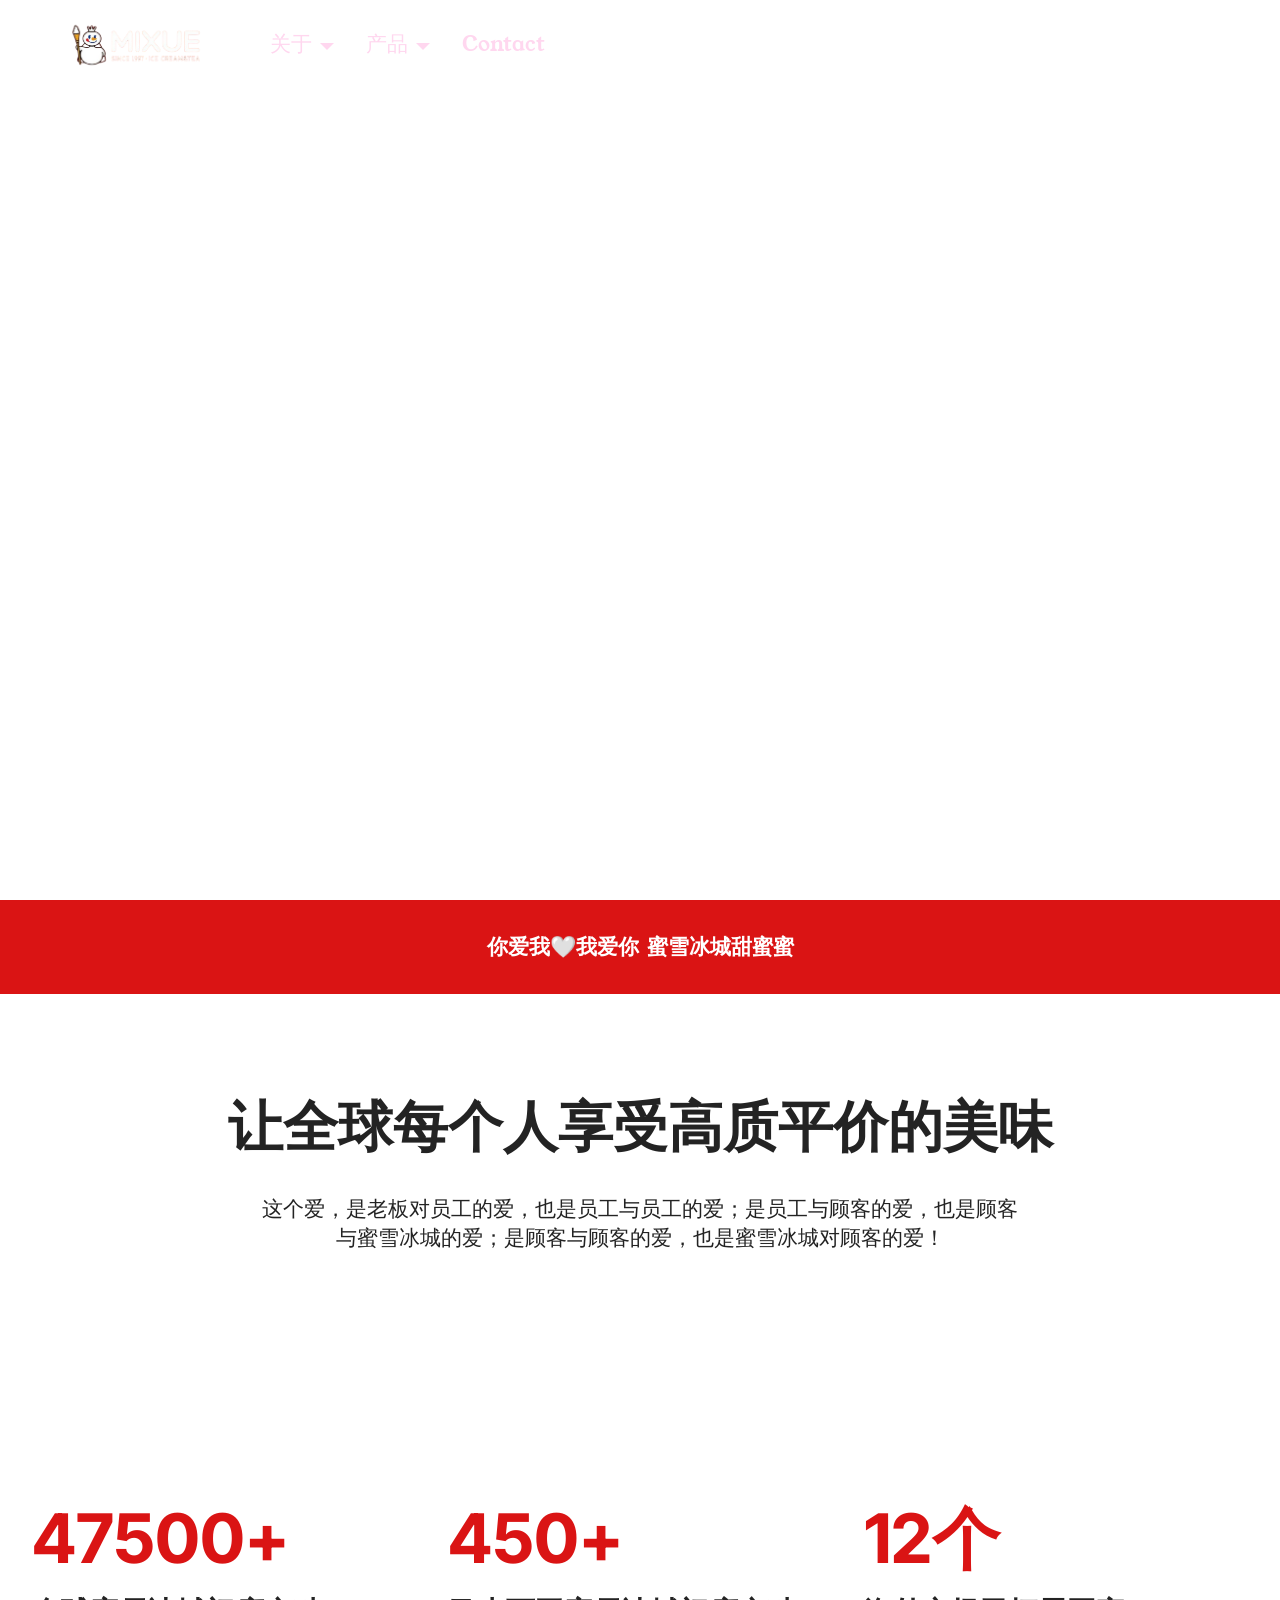
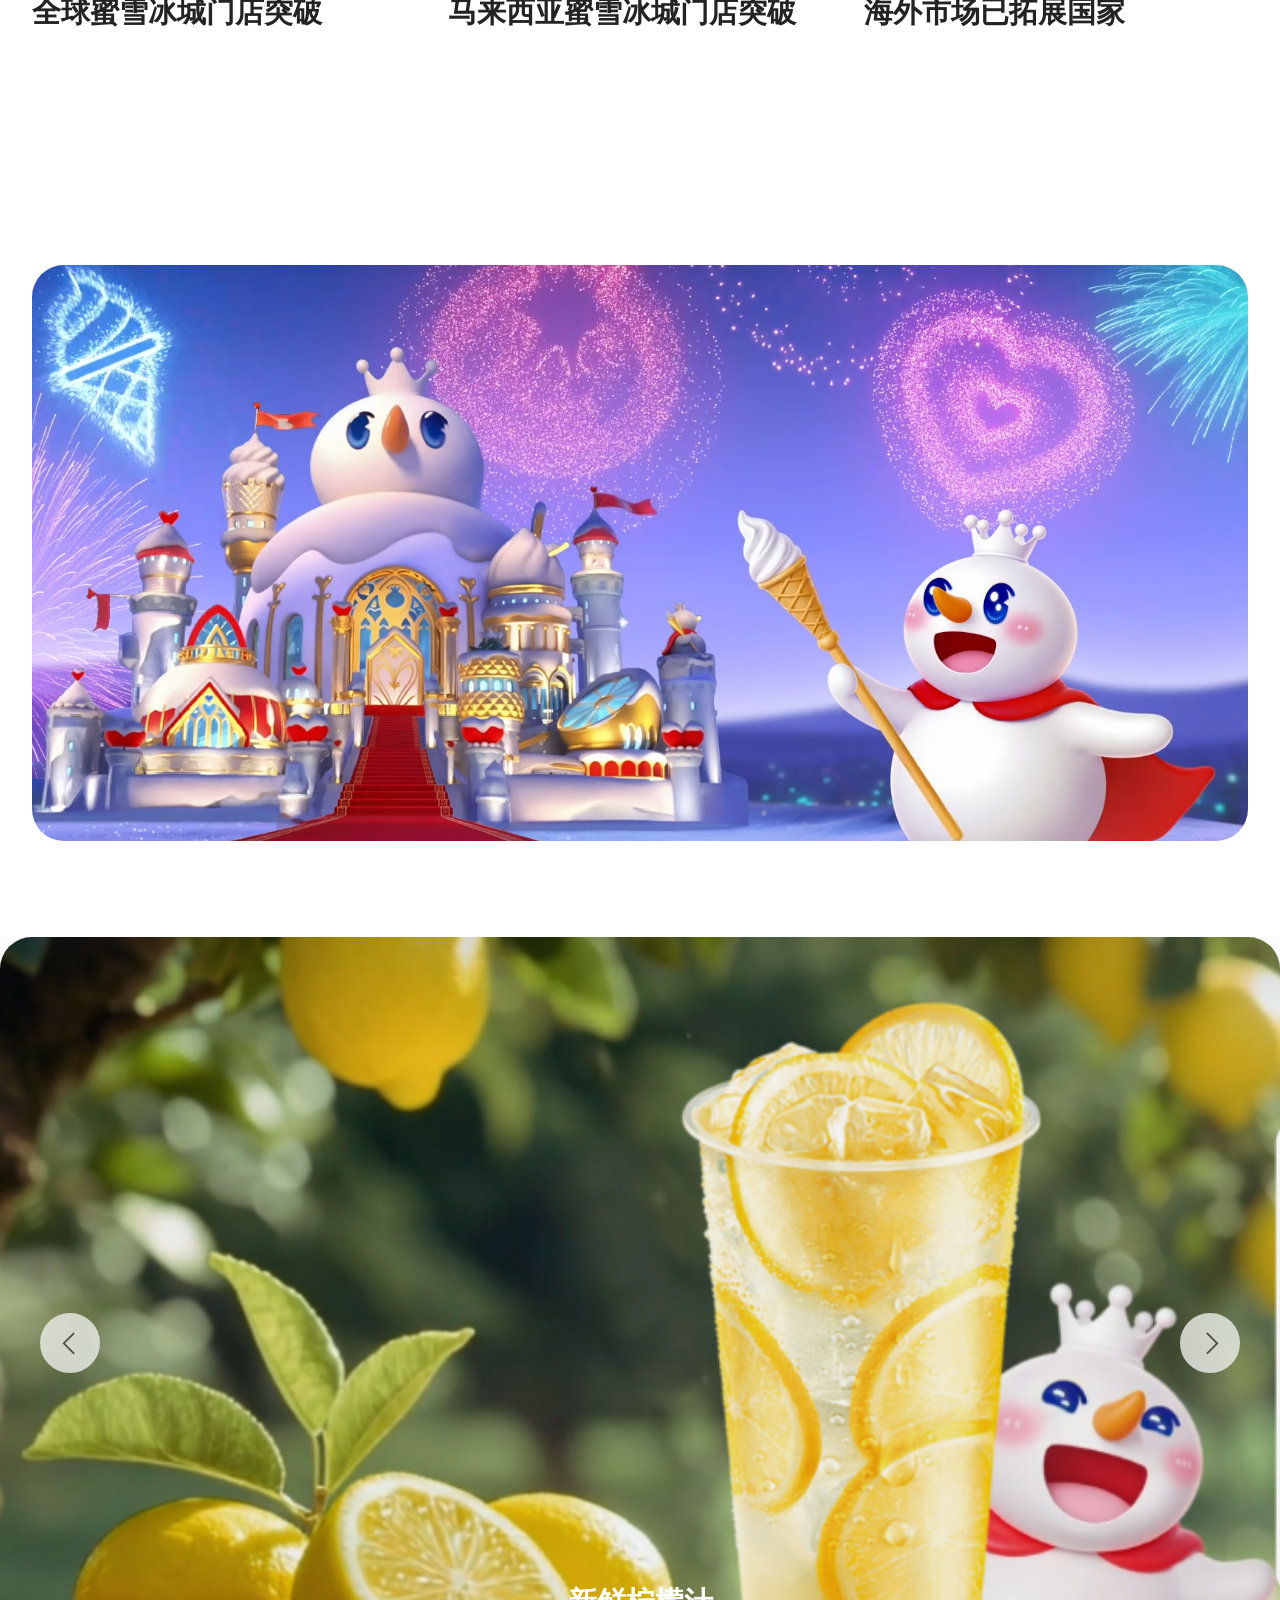
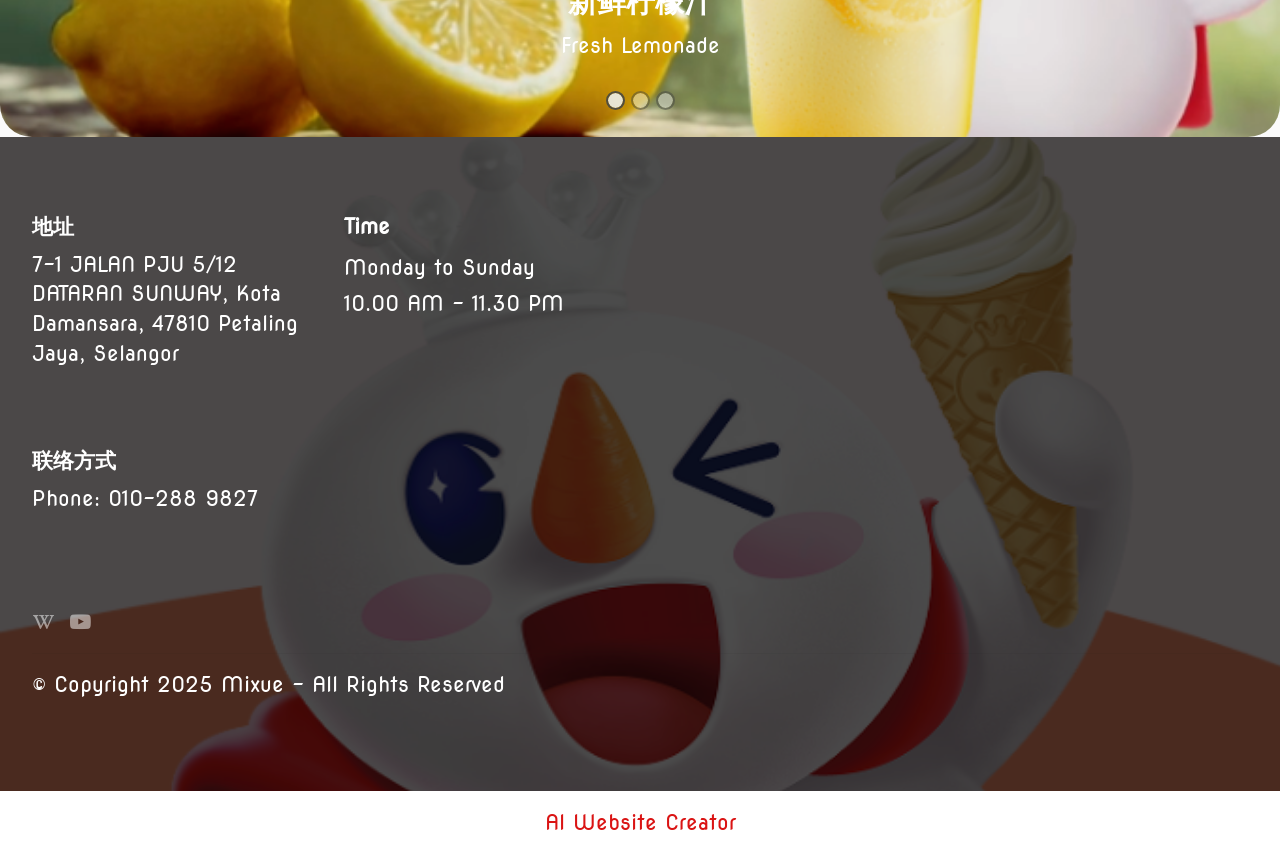
<file: index.html>
<!DOCTYPE html>
<html  >
<head>
  <!-- Site made with Mobirise Website Builder v6.1.4, https://mobirise.com -->
  <meta charset="UTF-8">
  <meta http-equiv="X-UA-Compatible" content="IE=edge">
  <meta name="generator" content="Mobirise v6.1.4, mobirise.com">
  <meta name="viewport" content="width=device-width, initial-scale=1, minimum-scale=1">
  <link rel="shortcut icon" href="assets/images/logo-1.jpg" type="image/x-icon">
  <meta name="description" content="">
  
  
  <title>SUMA-Mixue</title>
  <link rel="stylesheet" href="assets/web/assets/mobirise-icons2/mobirise2.css">
  <link rel="stylesheet" href="assets/bootstrap/css/bootstrap.min.css">
  <link rel="stylesheet" href="assets/dropdown/css/style.css">
  <link rel="stylesheet" href="assets/socicon/css/styles.css">
  <link rel="stylesheet" href="assets/theme/css/style.css">
  <link rel="preload" href="https://fonts.googleapis.com/css?family=Inter+Tight:100,200,300,400,500,600,700,800,900,100i,200i,300i,400i,500i,600i,700i,800i,900i&display=swap" as="style" onload="this.onload=null;this.rel='stylesheet'">
  <noscript><link rel="stylesheet" href="https://fonts.googleapis.com/css?family=Inter+Tight:100,200,300,400,500,600,700,800,900,100i,200i,300i,400i,500i,600i,700i,800i,900i&display=swap"></noscript>
  <link rel="preload" href="https://fonts.googleapis.com/css?family=Nova+Round:400&display=swap" as="style" onload="this.onload=null;this.rel='stylesheet'">
  <noscript><link rel="stylesheet" href="https://fonts.googleapis.com/css?family=Nova+Round:400&display=swap"></noscript>
  <link rel="preload" href="https://fonts.googleapis.com/css?family=Young+Serif:400&display=swap" as="style" onload="this.onload=null;this.rel='stylesheet'">
  <noscript><link rel="stylesheet" href="https://fonts.googleapis.com/css?family=Young+Serif:400&display=swap"></noscript>
  <link rel="preload" as="style" href="assets/mobirise/css/mbr-additional.css?v=DPwOBt"><link rel="stylesheet" href="assets/mobirise/css/mbr-additional.css?v=DPwOBt" type="text/css">

  
  
  
</head>
<body>
  
  <section data-bs-version="5.1" class="menu menu6 cid-uYQYu6LWPE" once="menu" id="menu06-0">
	

	<nav class="navbar navbar-dropdown opacityScroll navbar-fixed-top navbar-expand-lg">
		<div class="container">
			<div class="navbar-brand">
				<span class="navbar-logo">
					<a href="index.html">
						<img src="assets/images/rb.png" alt="Mobirise Website Builder" style="height: 5rem;">
					</a>
				</span>
				
			</div>
			<button class="navbar-toggler" type="button" data-toggle="collapse" data-bs-toggle="collapse" data-target="#navbarSupportedContent" data-bs-target="#navbarSupportedContent" aria-controls="navbarNavAltMarkup" aria-expanded="false" aria-label="Toggle navigation">
				<div class="hamburger">
					<span></span>
					<span></span>
					<span></span>
					<span></span>
				</div>
			</button>
			<div class="collapse navbar-collapse opacityScroll" id="navbarSupportedContent">
				<ul class="navbar-nav nav-dropdown nav-right" data-app-modern-menu="true"><li class="nav-item dropdown">
						<a class="nav-link link dropdown-toggle text-secondary display-4" href="https://mobiri.se" data-toggle="dropdown-submenu" data-bs-toggle="dropdown" data-bs-auto-close="outside" aria-expanded="false">关于</a><div class="dropdown-menu" aria-labelledby="dropdown-857"><a class="dropdown-item text-secondary text-primary display-4" href="page1.html">品牌故事</a><a class="dropdown-item text-secondary text-primary display-4" href="page2.html">雪王简介</a><a class="show dropdown-item text-secondary text-primary display-4" href="page4.html">品牌历程</a><a class="show dropdown-item text-secondary text-primary display-4" href="page5.html">企业文化</a></div>
					</li>
					<li class="nav-item dropdown">
						<a class="nav-link link dropdown-toggle text-secondary display-4" href="https://mobiri.se" aria-expanded="false" data-toggle="dropdown-submenu" data-bs-toggle="dropdown" data-bs-auto-close="outside">产品</a><div class="dropdown-menu" aria-labelledby="dropdown-989"><div class="dropdown"><a class="dropdown-item text-secondary text-primary dropdown-toggle display-4" href="page6.html" aria-expanded="false" data-toggle="dropdown-submenu" data-bs-toggle="dropdown" data-bs-auto-close="outside">系列</a><div class="dropdown-menu dropdown-submenu" aria-labelledby="dropdown-526"><a class="dropdown-item text-secondary text-primary show display-4" href="page8.html">冰淇淋系列</a><a class="dropdown-item text-secondary text-primary display-4" href="page9.html">水果茶系列</a><a class="dropdown-item text-secondary text-primary show display-4" href="page10.html">奶茶系列</a><a class="dropdown-item text-secondary text-primary show display-4" href="page11.html">咖啡</a></div></div></div>
					</li><li class="nav-item"><a class="nav-link link text-secondary text-primary display-4" href="page12.html">Contact</a></li></ul>
				
				
			</div>
		</div>
	</nav>
</section>

<section data-bs-version="5.1" class="header5 cid-uYR34qrhui mbr-fullscreen" data-bg-video="https://youtu.be/XD2XJLWB1LA?si=eLV5ma3ihy-f32NH" id="header5-4">

    

    <div class="mbr-fallback-image disabled"></div>
    <div class="mbr-overlay" style="opacity: 0; background-color: rgb(255, 255, 255);"></div>

    <div class="container">
        <div class="row justify-content-end">
            <div class="col-12 col-lg-7">
                
                
                
                
            </div>
        </div>
    </div>
</section>

<section data-bs-version="5.1" class="article11 cid-uYWzn7sTni" id="article11-1k">
    

    
    
    <div class="container">
        <div class="row justify-content-center">
            <div class="title col-md-12 col-lg-10">
                <h3 class="mbr-section-title mbr-fonts-style align-center mt-0 mb-0 display-7"><strong>你爱我🤍我爱你 蜜雪冰城甜蜜蜜</strong></h3>
                
                
            </div>
        </div>
    </div>
</section>

<section data-bs-version="5.1" class="article11 cid-uYR5MpaG5L" id="article11-7">
    

    
    
    <div class="container">
        <div class="row justify-content-center">
            <div class="title col-md-12 col-lg-10">
                <h3 class="mbr-section-title mbr-fonts-style align-center mt-0 mb-0 display-2"><strong>让全球每个人享受高质平价的美味</strong></h3>
                <h4 class="mbr-section-subtitle align-center mbr-fonts-style mt-4 display-7">这个爱，是老板对员工的爱，也是员工与员工的爱；是员工与顾客的爱，也是顾客
<div>与蜜雪冰城的爱；是顾客与顾客的爱，也是蜜雪冰城对顾客的爱！</div></h4>
                
            </div>
        </div>
    </div>
</section>

<section data-bs-version="5.1" class="features023 cid-uYWDdDXtj7" id="features023-1o">

    

    
    
    <div class="container">
        <div class="row justify-content-center">
            <div class="col-12 content-head">
                <div class="card-wrapper mb-5">
                    <div class="card-box align-center">
                        
                        
                        
                    </div>
                </div>
            </div>
        </div>
        <div class="row content-row">
            <div class="item features-without-image col-12 col-md-6 col-lg-4 item-mb">
                <div class="item-wrapper">
                    <div class="title mb-3">
                        <span class="num mbr-fonts-style display-1"><strong>47500+</strong><br></span>
                    </div>
                    <h4 class="card-title mbr-fonts-style display-5">
                        <strong>全球蜜雪冰城门店突破</strong>
                    </h4>
                    
                </div>
            </div>
            <div class="item features-without-image col-12 col-md-6 col-lg-4 item-mb">
                <div class="item-wrapper">
                    <div class="title mb-3">
                        <span class="num mbr-fonts-style display-1"><strong>450+</strong><br></span>
                    </div>
                    <h4 class="card-title mbr-fonts-style display-5">
                        <strong>马来西亚蜜雪冰城门店突破</strong>
                    </h4>
                    
                </div>
            </div>
            <div class="item features-without-image col-12 col-md-6 col-lg-4 item-mb">
                <div class="item-wrapper">
                    <div class="title mb-3">
                        <span class="num mbr-fonts-style display-1"><strong>12个</strong><br></span>
                    </div>
                    <h4 class="card-title mbr-fonts-style display-5">
                        <strong>海外市场已拓展国家</strong>
                    </h4>
                    
                </div>
            </div>
        </div>
    </div>
</section>

<section data-bs-version="5.1" class="image07 cid-uYWBwJEfhh" id="image07-1l">
  

  
  
  <div class="container">
    <div class="row justify-content-center">
      <div class="card col-12 col-lg-12">
        <div class="card-wrapper wrap">
          <div class="card-box align-center">
           
            
            
          </div>
        </div>
      </div>
    </div>

    
  </div>
</section>

<section data-bs-version="5.1" class="slider1 cid-uYRkxJgmsD" id="slider1-l">
    
    <div class="carousel slide" id="uZ1XWEzrIv" data-interval="5000" data-bs-interval="5000">
        <ol class="carousel-indicators">
            <li data-slide-to="0" data-bs-slide-to="0" class="active" data-target="#uZ1XWEzrIv" data-bs-target="#uZ1XWEzrIv"></li>
            <li data-slide-to="1" data-bs-slide-to="1" data-target="#uZ1XWEzrIv" data-bs-target="#uZ1XWEzrIv"></li>
            <li data-slide-to="2" data-bs-slide-to="2" data-target="#uZ1XWEzrIv" data-bs-target="#uZ1XWEzrIv"></li>
        </ol>
        <div class="carousel-inner">
            <div class="carousel-item slider-image item active">
                <div class="item-wrapper">
                    <img class="d-block w-100" src="assets/images/screenshot-2025-10-7.png" alt="Mobirise Website Builder">
                    
                    <div class="carousel-caption">
                        <h5 class="mbr-section-subtitle mbr-fonts-style display-5">
                            <strong>新鲜柠檬汁</strong></h5>
                        <p class="mbr-section-text mbr-fonts-style display-7">Fresh Lemonade<br></p>
                    </div>
                </div>
            </div>
            <div class="carousel-item slider-image item">
                <div class="item-wrapper">
                    <img class="d-block w-100" src="assets/images/screenshot-2025-10-9.png" alt="Mobirise Website Builder">
                    
                    <div class="carousel-caption">
                        <h5 class="mbr-section-subtitle mbr-fonts-style display-5"><strong>蜜雪冰淇淋</strong></h5>
                        <p class="mbr-section-text mbr-fonts-style display-7">MIXUE Ice Cream</p>
                    </div>
                </div>
            </div>
            <div class="carousel-item slider-image item">
                <div class="item-wrapper">
                    <img class="d-block w-100" src="assets/images/screenshot-2025-10.png" alt="Mobirise Website Builder">
                    
                    <div class="carousel-caption">
                        <h5 class="mbr-section-subtitle mbr-fonts-style display-5">
                            <strong>
</strong>
                        <div><br></div><div>草莓摇摇奶昔</div></h5>
                        <p class="mbr-section-text mbr-fonts-style display-7">Strawberry Mi-Shake<br></p>
                    </div>
                </div>
            </div>
        </div>
        <a class="carousel-control carousel-control-prev" role="button" data-slide="prev" data-bs-slide="prev" href="#uZ1XWEzrIv">
            <span class="mobi-mbri mobi-mbri-arrow-prev" aria-hidden="true"></span>
            <span class="sr-only visually-hidden">Previous</span>
        </a>
        <a class="carousel-control carousel-control-next" role="button" data-slide="next" data-bs-slide="next" href="#uZ1XWEzrIv">
            <span class="mobi-mbri mobi-mbri-arrow-next" aria-hidden="true"></span>
            <span class="sr-only visually-hidden">Next</span>
        </a>
    </div>
</section>

<section data-bs-version="5.1" class="footer6 cid-uYRIShF6Bb" once="footers" id="footer6-10">

    

    <div class="mbr-overlay" style="opacity: 0.7; background-color: rgb(0, 0, 0);"></div>

    <div class="container">
        <div class="row content mbr-white">
            <div class="col-12 col-md-3 mbr-fonts-style display-7">
                <h5 class="mbr-section-subtitle mbr-fonts-style mb-2 display-7">
                    <strong>地址</strong>
                </h5>
                <p class="mbr-text mbr-fonts-style display-7">7-1 JALAN PJU 5/12 DATARAN SUNWAY, Kota Damansara, 47810 Petaling Jaya, Selangor
                </p> <br>
                <h5 class="mbr-section-subtitle mbr-fonts-style mb-2 mt-4 display-7">
                    <strong>联络方式</strong></h5>
                <p class="mbr-text mbr-fonts-style mb-4 display-7">Phone:&nbsp;010-288 9827<br></p>
            </div>
            <div class="col-12 col-md-3 mbr-fonts-style display-7">
                <h5 class="mbr-section-subtitle mbr-fonts-style mb-2 display-7"><strong>Time</strong></h5>
                <ul class="list mbr-fonts-style mb-4 display-7">
                    <li class="mbr-text item-wrap">Monday to Sunday&nbsp;</li><li class="mbr-text item-wrap">10.00 AM - 11.30 PM&nbsp;</li>
                </ul>
                <h5 class="mbr-section-subtitle mbr-fonts-style mb-2 mt-5 display-7"></h5>
                <p class="mbr-text mbr-fonts-style mb-4 display-7"></p>
            </div>
            <div class="col-12 col-md-6">
                <div class="google-map"><iframe frameborder="0" style="border:0" src="https://www.google.com/maps/embed/v1/place?key=AIzaSyCt1265A4qvZy9HKUeA8J15AOC4SrCyZe4&amp;q=7-1 JALAN PJU 5/12 DATARAN SUNWAY, Kota Damansara, 47810 Petaling Jaya, Selangor" allowfullscreen=""></iframe></div>
            </div>
            <div class="col-md-6">
                <div class="social-list align-left">
                    <div class="soc-item">
                        <a href="https://zh.wikipedia.org/zh-my/%E8%9C%9C%E9%9B%AA%E5%86%B0%E5%9F%8E" target="_blank">
                            <span class="mbr-iconfont mbr-iconfont-social socicon-wikipedia socicon"></span>
                        </a>
                    </div>
                    <div class="soc-item">
                        <a href="https://www.youtube.com/@MIXUEMalaysia/videos" target="_blank">
                            <span class="mbr-iconfont mbr-iconfont-social socicon-youtube socicon"></span>
                        </a>
                    </div>
                    
                    
                    
                    
                </div>
            </div>
        </div>
        <div class="footer-lower">
            <div class="media-container-row">
                <div class="col-sm-12">
                    <hr>
                </div>
            </div>
            <div class="col-sm-12 copyright pl-0">
                <p class="mbr-text mbr-fonts-style mbr-white display-7">
                    © Copyright 2025 Mixue - All Rights Reserved
                </p>
            </div>
        </div>
    </div>
</section><section class="display-7" style="padding: 0;align-items: center;justify-content: center;flex-wrap: wrap;    align-content: center;display: flex;position: relative;height: 4rem;"><a href="https://mobiri.se/" style="flex: 1 1;height: 4rem;position: absolute;width: 100%;z-index: 1;"><img alt="" style="height: 4rem;" src="[data-uri]"></a><p style="margin: 0;text-align: center;" class="display-7">&#8204;</p><a style="z-index:1" href="https://mobirise.com/builder/ai-website-creator.html">AI Website Creator</a></section><script src="assets/bootstrap/js/bootstrap.bundle.min.js"></script>  <script src="assets/smoothscroll/smooth-scroll.js"></script>  <script src="assets/ytplayer/index.js"></script>  <script src="assets/dropdown/js/navbar-dropdown.js"></script>  <script src="assets/vimeoplayer/player.js"></script>  <script src="assets/theme/js/script.js"></script>  
  
  
</body>
</html>
</file>
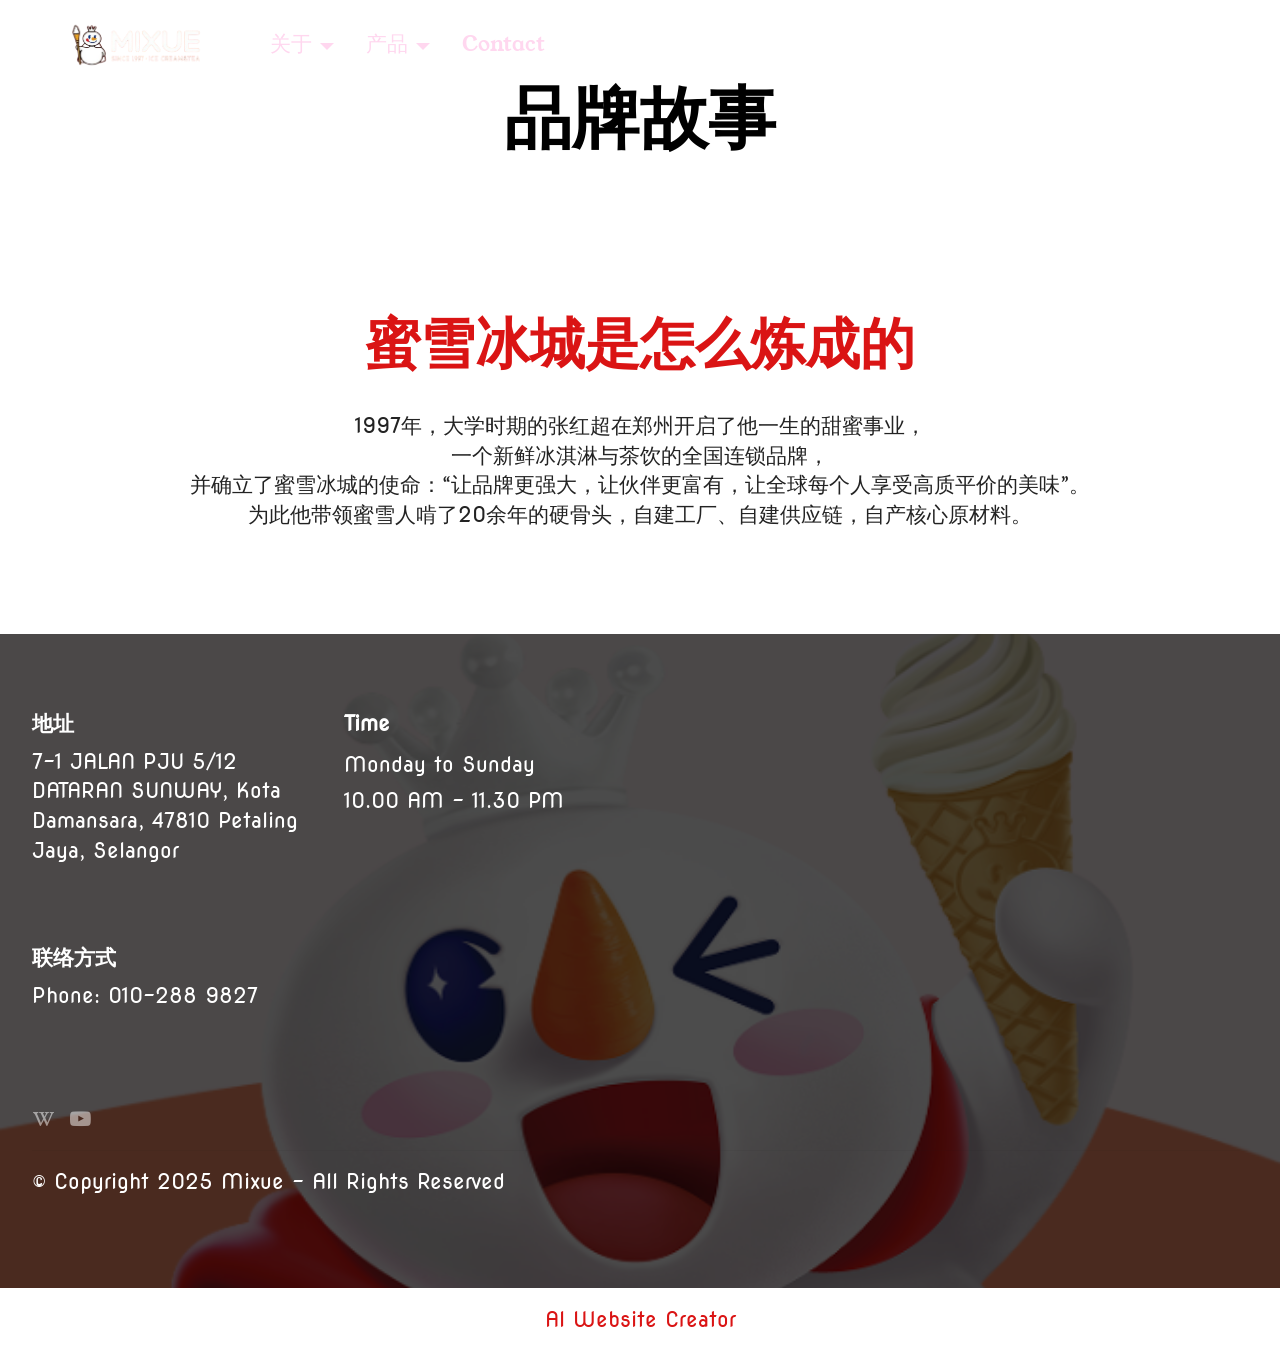
<file: page1.html>
<!DOCTYPE html>
<html  >
<head>
  <!-- Site made with Mobirise Website Builder v6.1.4, https://mobirise.com -->
  <meta charset="UTF-8">
  <meta http-equiv="X-UA-Compatible" content="IE=edge">
  <meta name="generator" content="Mobirise v6.1.4, mobirise.com">
  <meta name="viewport" content="width=device-width, initial-scale=1, minimum-scale=1">
  <link rel="shortcut icon" href="assets/images/logo-1.jpg" type="image/x-icon">
  <meta name="description" content="">
  
  
  <title>关于-品牌故事</title>
  <link rel="stylesheet" href="assets/web/assets/mobirise-icons2/mobirise2.css">
  <link rel="stylesheet" href="assets/bootstrap/css/bootstrap.min.css">
  <link rel="stylesheet" href="assets/dropdown/css/style.css">
  <link rel="stylesheet" href="assets/socicon/css/styles.css">
  <link rel="stylesheet" href="assets/theme/css/style.css">
  <link rel="preload" href="https://fonts.googleapis.com/css?family=Inter+Tight:100,200,300,400,500,600,700,800,900,100i,200i,300i,400i,500i,600i,700i,800i,900i&display=swap" as="style" onload="this.onload=null;this.rel='stylesheet'">
  <noscript><link rel="stylesheet" href="https://fonts.googleapis.com/css?family=Inter+Tight:100,200,300,400,500,600,700,800,900,100i,200i,300i,400i,500i,600i,700i,800i,900i&display=swap"></noscript>
  <link rel="preload" href="https://fonts.googleapis.com/css?family=Nova+Round:400&display=swap" as="style" onload="this.onload=null;this.rel='stylesheet'">
  <noscript><link rel="stylesheet" href="https://fonts.googleapis.com/css?family=Nova+Round:400&display=swap"></noscript>
  <link rel="preload" href="https://fonts.googleapis.com/css?family=Young+Serif:400&display=swap" as="style" onload="this.onload=null;this.rel='stylesheet'">
  <noscript><link rel="stylesheet" href="https://fonts.googleapis.com/css?family=Young+Serif:400&display=swap"></noscript>
  <link rel="preload" as="style" href="assets/mobirise/css/mbr-additional.css?v=jdwiT9"><link rel="stylesheet" href="assets/mobirise/css/mbr-additional.css?v=jdwiT9" type="text/css">

  
  
  
</head>
<body>
  
  <section data-bs-version="5.1" class="menu menu6 cid-uYWFi8SxbY" once="menu" id="menu06-29">
	

	<nav class="navbar navbar-dropdown opacityScroll navbar-fixed-top navbar-expand-lg">
		<div class="container">
			<div class="navbar-brand">
				<span class="navbar-logo">
					<a href="index.html">
						<img src="assets/images/rb.png" alt="Mobirise Website Builder" style="height: 5rem;">
					</a>
				</span>
				
			</div>
			<button class="navbar-toggler" type="button" data-toggle="collapse" data-bs-toggle="collapse" data-target="#navbarSupportedContent" data-bs-target="#navbarSupportedContent" aria-controls="navbarNavAltMarkup" aria-expanded="false" aria-label="Toggle navigation">
				<div class="hamburger">
					<span></span>
					<span></span>
					<span></span>
					<span></span>
				</div>
			</button>
			<div class="collapse navbar-collapse opacityScroll" id="navbarSupportedContent">
				<ul class="navbar-nav nav-dropdown nav-right" data-app-modern-menu="true"><li class="nav-item dropdown">
						<a class="nav-link link dropdown-toggle text-secondary display-4" href="https://mobiri.se" data-toggle="dropdown-submenu" data-bs-toggle="dropdown" data-bs-auto-close="outside" aria-expanded="false">关于</a><div class="dropdown-menu" aria-labelledby="dropdown-857"><a class="dropdown-item text-secondary text-primary display-4" href="page1.html">品牌故事</a><a class="dropdown-item text-secondary text-primary display-4" href="page2.html">雪王简介</a><a class="show dropdown-item text-secondary text-primary display-4" href="page4.html">品牌历程</a><a class="show dropdown-item text-secondary text-primary display-4" href="page5.html">企业文化</a></div>
					</li>
					<li class="nav-item dropdown">
						<a class="nav-link link dropdown-toggle text-secondary display-4" href="https://mobiri.se" aria-expanded="false" data-toggle="dropdown-submenu" data-bs-toggle="dropdown" data-bs-auto-close="outside">产品</a><div class="dropdown-menu" aria-labelledby="dropdown-989"><div class="dropdown"><a class="dropdown-item text-secondary text-primary dropdown-toggle display-4" href="page6.html" aria-expanded="false" data-toggle="dropdown-submenu" data-bs-toggle="dropdown" data-bs-auto-close="outside">系列</a><div class="dropdown-menu dropdown-submenu" aria-labelledby="dropdown-526"><a class="dropdown-item text-secondary text-primary show display-4" href="page8.html">冰淇淋系列</a><a class="dropdown-item text-secondary text-primary display-4" href="page9.html">水果茶系列</a><a class="dropdown-item text-secondary text-primary show display-4" href="page10.html">奶茶系列</a><a class="dropdown-item text-secondary text-primary show display-4" href="page11.html">咖啡</a></div></div></div>
					</li><li class="nav-item"><a class="nav-link link text-secondary text-primary display-4" href="page12.html">Contact</a></li></ul>
				
				
			</div>
		</div>
	</nav>
</section>

<section data-bs-version="5.1" class="article14 cid-uYWFia8LnQ" id="article14-2g">
    
    <div class="container">
        <div class="row justify-content-center">
            <div class="col-md-12 col-lg-10">
                <h3 class="mbr-section-title mbr-fonts-style display-1"><strong>品牌故事</strong></h3>
                
            </div>
        </div>
    </div>
</section>

<section data-bs-version="5.1" class="article11 cid-uYWFiag5Ag" id="article11-2h">
    

    
    
    <div class="container">
        <div class="row justify-content-center">
            <div class="title col-md-12 col-lg-10">
                <h3 class="mbr-section-title mbr-fonts-style align-center mt-0 mb-0 display-2">
                <strong>蜜雪冰城是怎么炼成的</strong>
                </h3>
                <h4 class="mbr-section-subtitle align-center mbr-fonts-style mt-4 display-7">
                1997年，大学时期的张红超在郑州开启了他一生的甜蜜事业，
                <div>一个新鲜冰淇淋与茶饮的全国连锁品牌，
</div><div>并确立了蜜雪冰城的使命：“让品牌更强大，让伙伴更富有，让全球每个人享受高质平价的美味”。
</div><div>为此他带领蜜雪人啃了20余年的硬骨头，自建工厂、自建供应链，自产核心原材料。</div></h4>
                
            </div>
        </div>
    </div>
</section>

<section data-bs-version="5.1" class="footer6 cid-uYWFicJrIQ" once="footers" id="footer6-2s">

    

    <div class="mbr-overlay" style="opacity: 0.7; background-color: rgb(0, 0, 0);"></div>

    <div class="container">
        <div class="row content mbr-white">
            <div class="col-12 col-md-3 mbr-fonts-style display-7">
                <h5 class="mbr-section-subtitle mbr-fonts-style mb-2 display-7">
                    <strong>地址</strong>
                </h5>
                <p class="mbr-text mbr-fonts-style display-7">7-1 JALAN PJU 5/12 DATARAN SUNWAY, Kota Damansara, 47810 Petaling Jaya, Selangor
                </p> <br>
                <h5 class="mbr-section-subtitle mbr-fonts-style mb-2 mt-4 display-7">
                    <strong>联络方式</strong></h5>
                <p class="mbr-text mbr-fonts-style mb-4 display-7">Phone:&nbsp;010-288 9827<br></p>
            </div>
            <div class="col-12 col-md-3 mbr-fonts-style display-7">
                <h5 class="mbr-section-subtitle mbr-fonts-style mb-2 display-7"><strong>Time</strong></h5>
                <ul class="list mbr-fonts-style mb-4 display-7">
                    <li class="mbr-text item-wrap">Monday to Sunday&nbsp;</li><li class="mbr-text item-wrap">10.00 AM - 11.30 PM&nbsp;</li>
                </ul>
                <h5 class="mbr-section-subtitle mbr-fonts-style mb-2 mt-5 display-7"></h5>
                <p class="mbr-text mbr-fonts-style mb-4 display-7"></p>
            </div>
            <div class="col-12 col-md-6">
                <div class="google-map"><iframe frameborder="0" style="border:0" src="https://www.google.com/maps/embed/v1/place?key=AIzaSyCt1265A4qvZy9HKUeA8J15AOC4SrCyZe4&amp;q=7-1 JALAN PJU 5/12 DATARAN SUNWAY, Kota Damansara, 47810 Petaling Jaya, Selangor" allowfullscreen=""></iframe></div>
            </div>
            <div class="col-md-6">
                <div class="social-list align-left">
                    <div class="soc-item">
                        <a href="https://zh.wikipedia.org/zh-my/%E8%9C%9C%E9%9B%AA%E5%86%B0%E5%9F%8E" target="_blank">
                            <span class="mbr-iconfont mbr-iconfont-social socicon-wikipedia socicon"></span>
                        </a>
                    </div>
                    <div class="soc-item">
                        <a href="https://www.youtube.com/@MIXUEMalaysia/videos" target="_blank">
                            <span class="mbr-iconfont mbr-iconfont-social socicon-youtube socicon"></span>
                        </a>
                    </div>
                    
                    
                    
                    
                </div>
            </div>
        </div>
        <div class="footer-lower">
            <div class="media-container-row">
                <div class="col-sm-12">
                    <hr>
                </div>
            </div>
            <div class="col-sm-12 copyright pl-0">
                <p class="mbr-text mbr-fonts-style mbr-white display-7">
                    © Copyright 2025 Mixue - All Rights Reserved
                </p>
            </div>
        </div>
    </div>
</section><section class="display-7" style="padding: 0;align-items: center;justify-content: center;flex-wrap: wrap;    align-content: center;display: flex;position: relative;height: 4rem;"><a href="https://mobiri.se/" style="flex: 1 1;height: 4rem;position: absolute;width: 100%;z-index: 1;"><img alt="" style="height: 4rem;" src="[data-uri]"></a><p style="margin: 0;text-align: center;" class="display-7">&#8204;</p><a style="z-index:1" href="https://mobirise.com/builder/ai-website-creator.html">AI Website Creator</a></section><script src="assets/bootstrap/js/bootstrap.bundle.min.js"></script>  <script src="assets/smoothscroll/smooth-scroll.js"></script>  <script src="assets/ytplayer/index.js"></script>  <script src="assets/dropdown/js/navbar-dropdown.js"></script>  <script src="assets/theme/js/script.js"></script>  
  
  
</body>
</html>
</file>
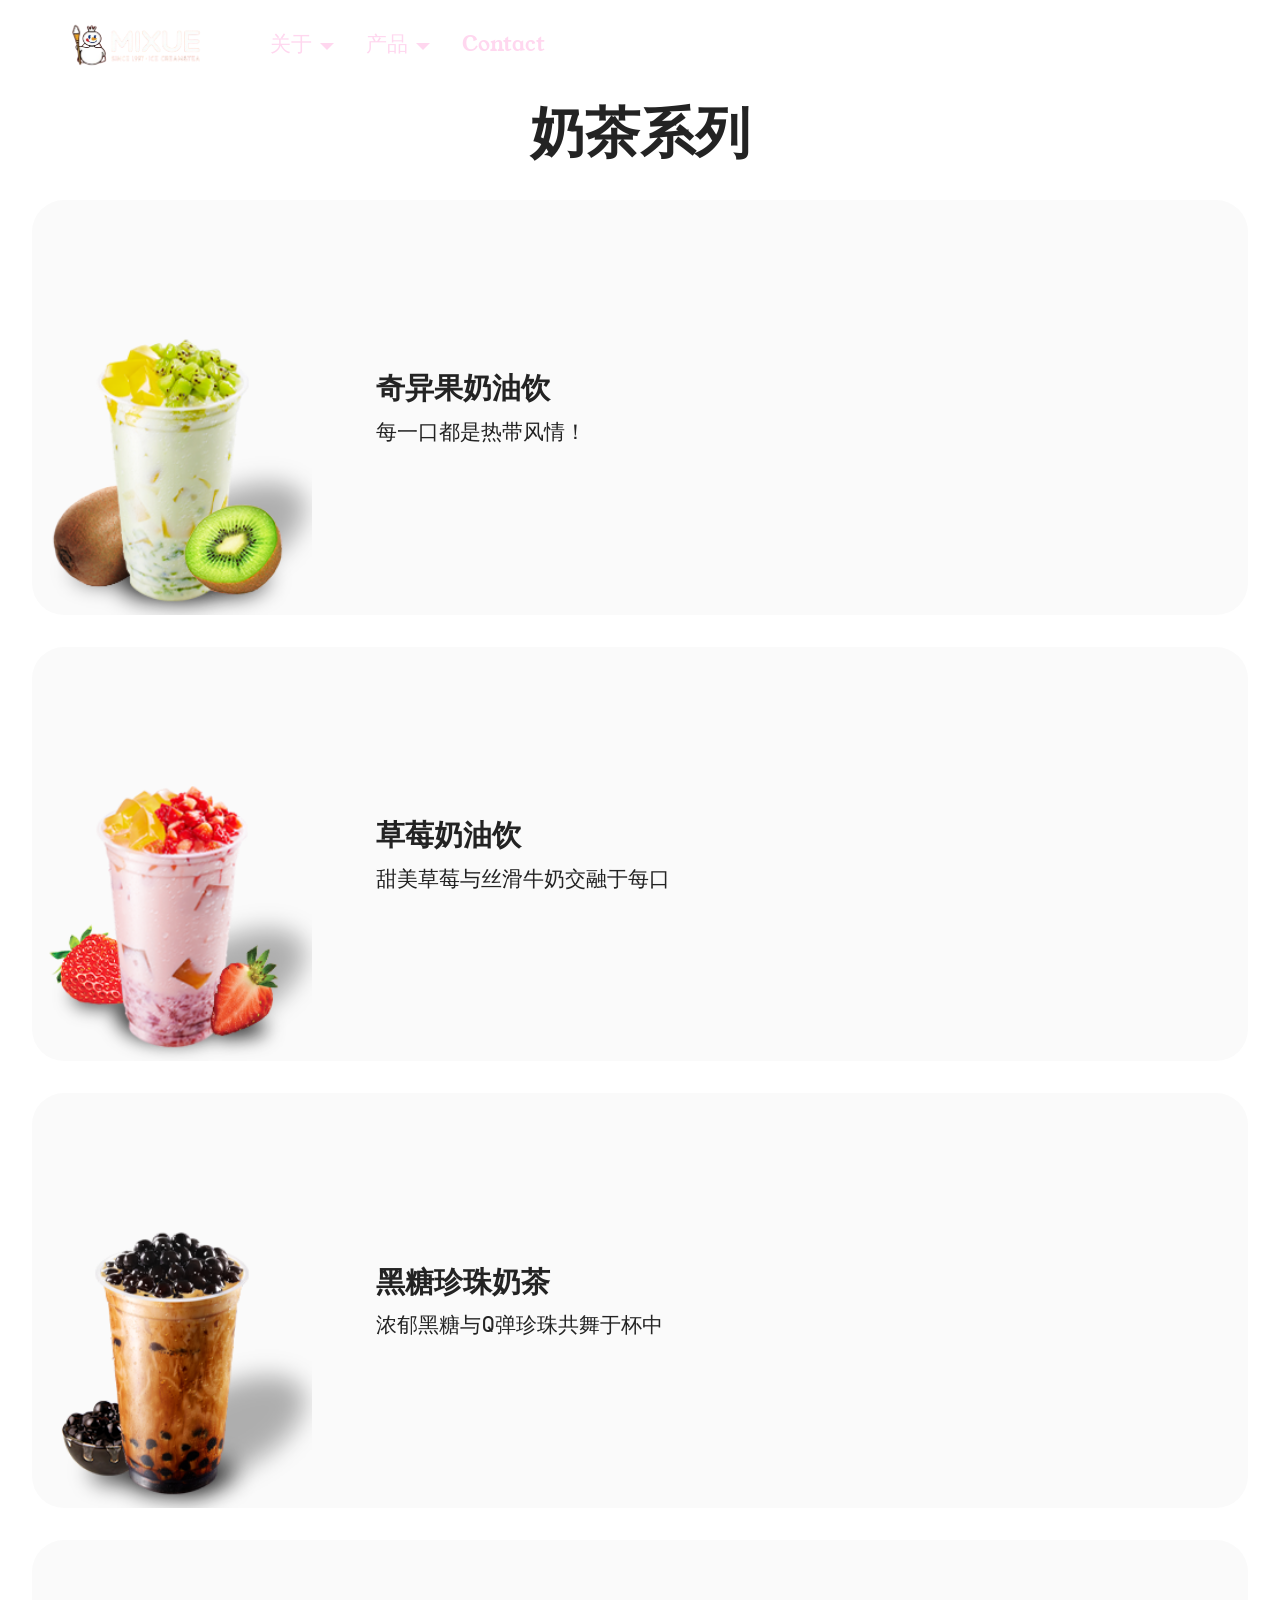
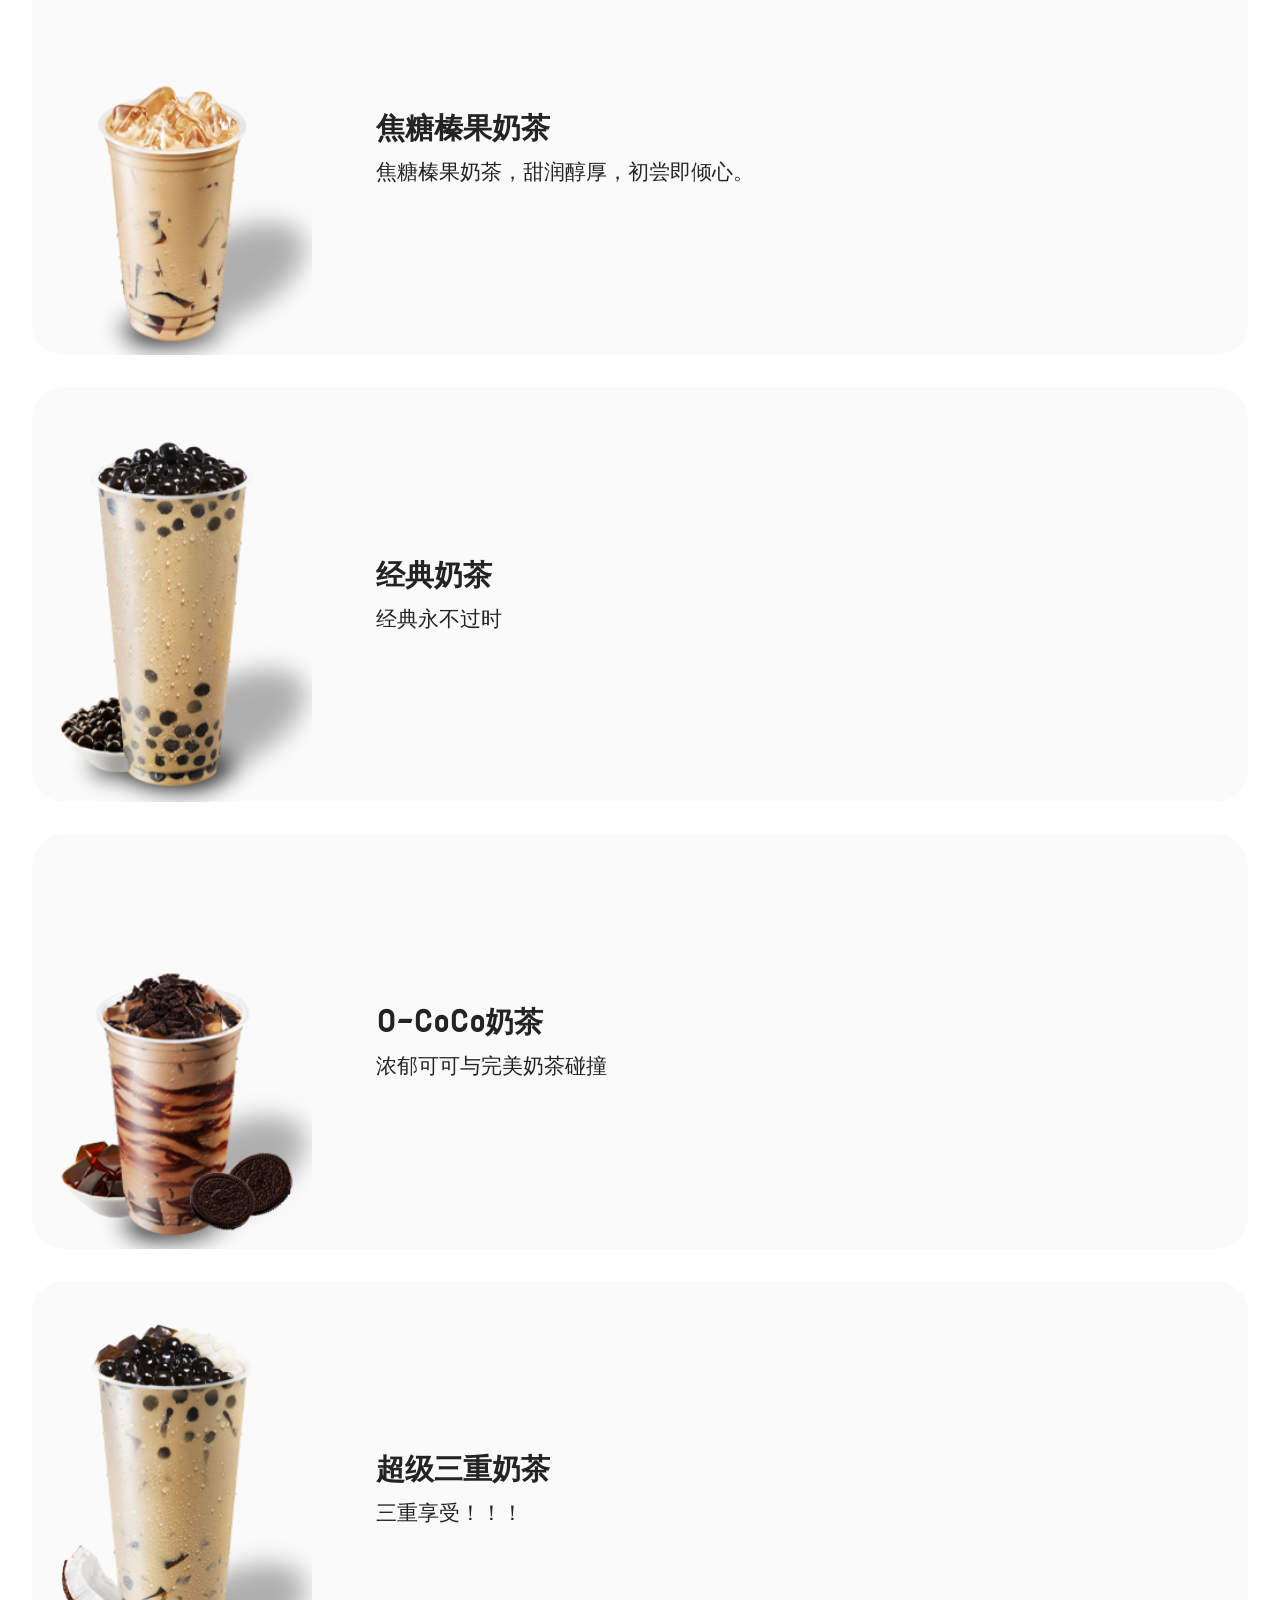
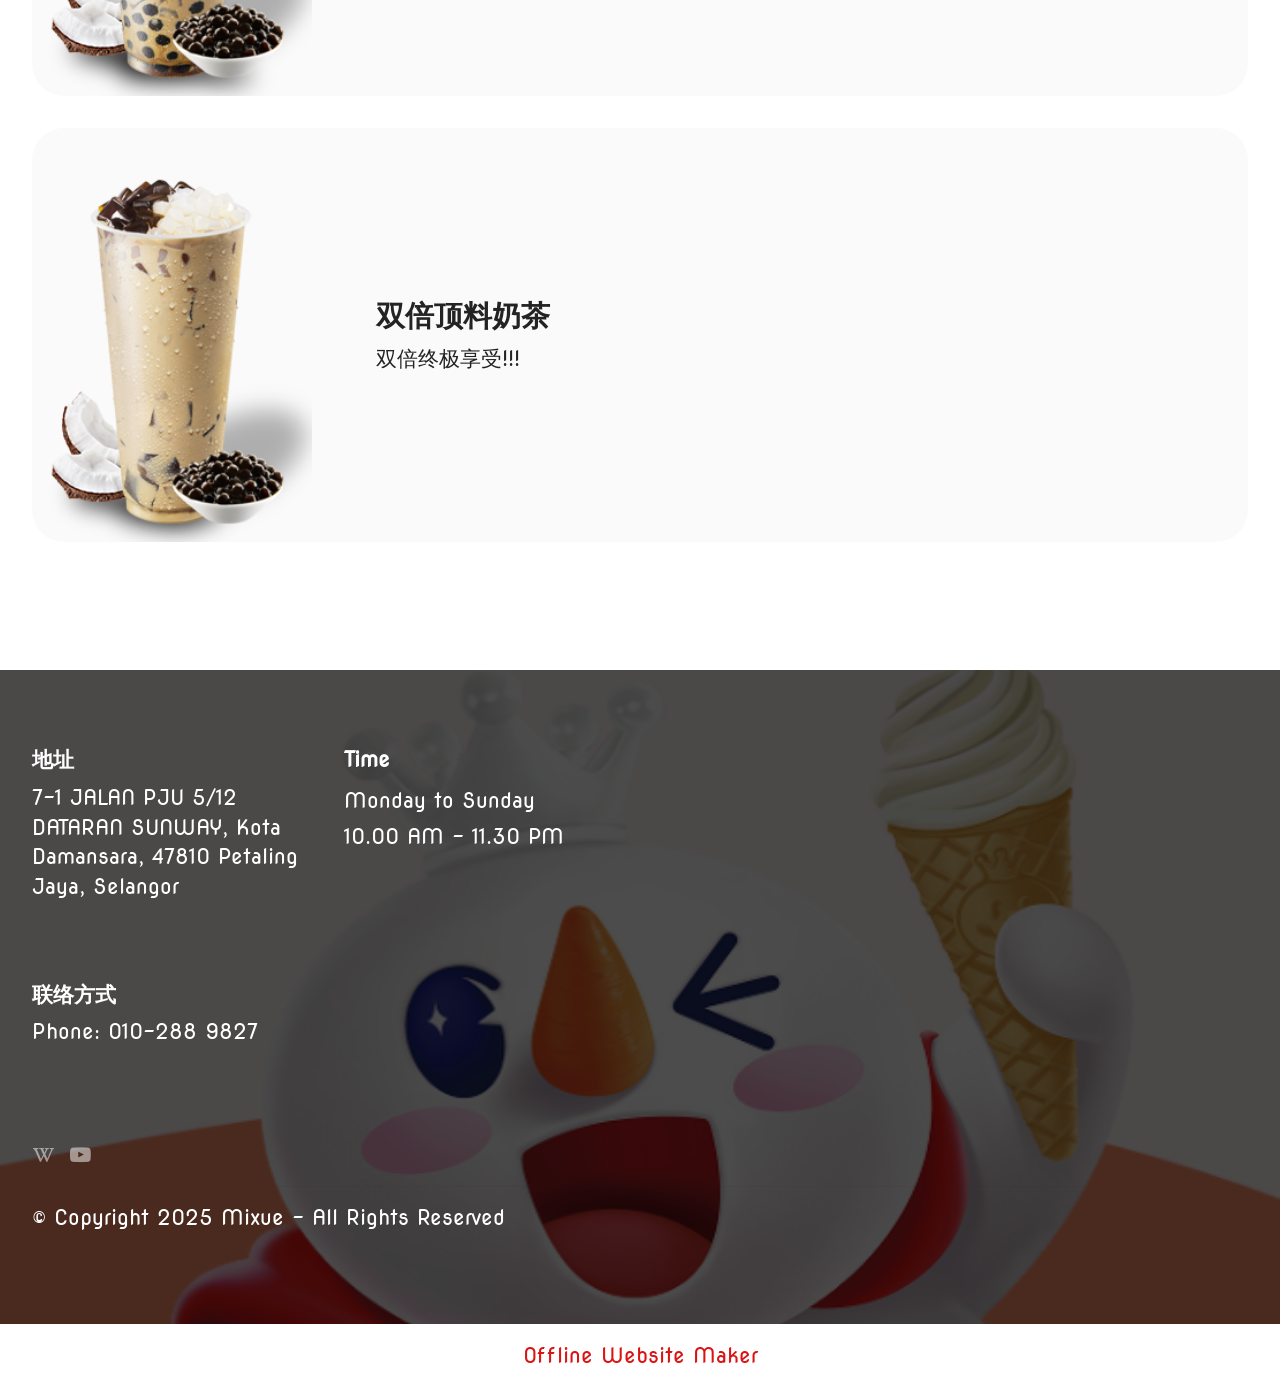
<file: page10.html>
<!DOCTYPE html>
<html  >
<head>
  <!-- Site made with Mobirise Website Builder v6.1.4, https://mobirise.com -->
  <meta charset="UTF-8">
  <meta http-equiv="X-UA-Compatible" content="IE=edge">
  <meta name="generator" content="Mobirise v6.1.4, mobirise.com">
  <meta name="viewport" content="width=device-width, initial-scale=1, minimum-scale=1">
  <link rel="shortcut icon" href="assets/images/logo-1.jpg" type="image/x-icon">
  <meta name="description" content="">
  
  
  <title>奶茶系列</title>
  <link rel="stylesheet" href="assets/web/assets/mobirise-icons2/mobirise2.css">
  <link rel="stylesheet" href="assets/bootstrap/css/bootstrap.min.css">
  <link rel="stylesheet" href="assets/dropdown/css/style.css">
  <link rel="stylesheet" href="assets/socicon/css/styles.css">
  <link rel="stylesheet" href="assets/theme/css/style.css">
  <link rel="preload" href="https://fonts.googleapis.com/css?family=Inter+Tight:100,200,300,400,500,600,700,800,900,100i,200i,300i,400i,500i,600i,700i,800i,900i&display=swap" as="style" onload="this.onload=null;this.rel='stylesheet'">
  <noscript><link rel="stylesheet" href="https://fonts.googleapis.com/css?family=Inter+Tight:100,200,300,400,500,600,700,800,900,100i,200i,300i,400i,500i,600i,700i,800i,900i&display=swap"></noscript>
  <link rel="preload" href="https://fonts.googleapis.com/css?family=Nova+Round:400&display=swap" as="style" onload="this.onload=null;this.rel='stylesheet'">
  <noscript><link rel="stylesheet" href="https://fonts.googleapis.com/css?family=Nova+Round:400&display=swap"></noscript>
  <link rel="preload" href="https://fonts.googleapis.com/css?family=Young+Serif:400&display=swap" as="style" onload="this.onload=null;this.rel='stylesheet'">
  <noscript><link rel="stylesheet" href="https://fonts.googleapis.com/css?family=Young+Serif:400&display=swap"></noscript>
  <link rel="preload" as="style" href="assets/mobirise/css/mbr-additional.css?v=wkYHNz"><link rel="stylesheet" href="assets/mobirise/css/mbr-additional.css?v=wkYHNz" type="text/css">

  
  
  
</head>
<body>
  
  <section data-bs-version="5.1" class="menu menu6 cid-uYWRlfVFmR" once="menu" id="menu06-5y">
	

	<nav class="navbar navbar-dropdown opacityScroll navbar-fixed-top navbar-expand-lg">
		<div class="container">
			<div class="navbar-brand">
				<span class="navbar-logo">
					<a href="index.html">
						<img src="assets/images/rb.png" alt="Mobirise Website Builder" style="height: 5rem;">
					</a>
				</span>
				
			</div>
			<button class="navbar-toggler" type="button" data-toggle="collapse" data-bs-toggle="collapse" data-target="#navbarSupportedContent" data-bs-target="#navbarSupportedContent" aria-controls="navbarNavAltMarkup" aria-expanded="false" aria-label="Toggle navigation">
				<div class="hamburger">
					<span></span>
					<span></span>
					<span></span>
					<span></span>
				</div>
			</button>
			<div class="collapse navbar-collapse opacityScroll" id="navbarSupportedContent">
				<ul class="navbar-nav nav-dropdown nav-right" data-app-modern-menu="true"><li class="nav-item dropdown">
						<a class="nav-link link dropdown-toggle text-secondary display-4" href="https://mobiri.se" data-toggle="dropdown-submenu" data-bs-toggle="dropdown" data-bs-auto-close="outside" aria-expanded="false">关于</a><div class="dropdown-menu" aria-labelledby="dropdown-857"><a class="dropdown-item text-secondary text-primary display-4" href="page1.html">品牌故事</a><a class="dropdown-item text-secondary text-primary display-4" href="page2.html">雪王简介</a><a class="show dropdown-item text-secondary text-primary display-4" href="page4.html">品牌历程</a><a class="show dropdown-item text-secondary text-primary display-4" href="page5.html">企业文化</a></div>
					</li>
					<li class="nav-item dropdown">
						<a class="nav-link link dropdown-toggle text-secondary display-4" href="https://mobiri.se" aria-expanded="false" data-toggle="dropdown-submenu" data-bs-toggle="dropdown" data-bs-auto-close="outside">产品</a><div class="dropdown-menu" aria-labelledby="dropdown-989"><div class="dropdown"><a class="dropdown-item text-secondary text-primary dropdown-toggle display-4" href="page6.html" aria-expanded="false" data-toggle="dropdown-submenu" data-bs-toggle="dropdown" data-bs-auto-close="outside">系列</a><div class="dropdown-menu dropdown-submenu" aria-labelledby="dropdown-526"><a class="dropdown-item text-secondary text-primary show display-4" href="page8.html">冰淇淋系列</a><a class="dropdown-item text-secondary text-primary display-4" href="page9.html">水果茶系列</a><a class="dropdown-item text-secondary text-primary show display-4" href="page10.html">奶茶系列</a><a class="dropdown-item text-secondary text-primary show display-4" href="page11.html">咖啡</a></div></div></div>
					</li><li class="nav-item"><a class="nav-link link text-secondary text-primary display-4" href="page12.html">Contact</a></li></ul>
				
				
			</div>
		</div>
	</nav>
</section>

<section data-bs-version="5.1" class="features11 cid-uYWRleJAcp" id="features11-5x">
    <!---->
    

    
    
    <div class="container">
        <div class="title">
            <h3 class="mbr-section-title mbr-fonts-style mb-4 display-2"><strong>奶茶系列</strong></h3>
            
        </div>
        <div class="item features-image">
            <div class="item-wrapper">
                <div class="row align-items-center">
                    <div class="col-12 col-md-3">
                        <div class="image-wrapper">
                            <img src="assets/images/kiwi-creamy-drink-20241018162011a029.png" alt="Mobirise Website Builder" title="" data-slide-to="0" data-bs-slide-to="0">
                        </div>
                    </div>
                    <div class="col-12 col-md">
                        <div class="card-box">
                            <div class="row">
                                <div class="col-12">
                                    <div class="top-line">
                                        <h4 class="card-title mbr-fonts-style display-5"><strong>奇异果奶油饮</strong></h4>
                                        <p class="cost mbr-fonts-style display-5"></p>
                                    </div>
                                </div>
                                <div class="col-12">
                                    <div class="bottom-line">
                                        <p class="mbr-text mbr-fonts-style m-0 display-7">每一口都是热带风情！<br></p>
                                    </div>
                                </div>
                            </div>
                        </div>
                    </div>
                </div>
            </div>
        </div>
        <div class="item features-image">
            <div class="item-wrapper">
                <div class="row align-items-center">
                    <div class="col-12 col-md-3">
                        <div class="image-wrapper">
                            <img src="assets/images/strawberry-creamy-drink-20241018162030a030.png" alt="Mobirise Website Builder" title="" data-slide-to="1" data-bs-slide-to="1">
                        </div>
                    </div>
                    <div class="col-12 col-md">
                        <div class="card-box">
                            <div class="row">
                                <div class="col-12">
                                    <div class="top-line">
                                        <h4 class="card-title mbr-fonts-style display-5"><strong>草莓奶油饮</strong></h4>
                                        <p class="cost mbr-fonts-style display-5"></p>
                                    </div>
                                </div>
                                <div class="col-12">
                                    <div class="bottom-line">
                                        <p class="mbr-text mbr-fonts-style m-0 display-7">甜美草莓与丝滑牛奶交融于每口<br></p>
                                    </div>
                                </div>
                            </div>
                        </div>
                    </div>
                </div>
            </div>
        </div>
        <div class="item features-image mb-4 col-12 col-md-">
            <div class="item-wrapper">
                <div class="row align-items-center">
                    <div class="col-12 col-md-3">
                        <div class="image-wrapper">
                            <img src="assets/images/brown-sugar-bubble-tea-20241018162049a031.png" alt="Mobirise Website Builder" title="" data-slide-to="2" data-bs-slide-to="2">
                        </div>
                    </div>
                    <div class="col-12 col-md">
                        <div class="card-box">
                            <div class="row">
                                <div class="col-12">
                                    <div class="top-line">
                                        <h4 class="card-title mbr-fonts-style display-5"><strong>黑糖珍珠奶茶</strong></h4>
                                        <p class="cost mbr-fonts-style display-5"></p>
                                    </div>
                                </div>
                                <div class="col-12">
                                    <div class="bottom-line">
                                        <p class="mbr-text mbr-fonts-style m-0 display-7">浓郁黑糖与Q弹珍珠共舞于杯中<br></p>
                                    </div>
                                </div>
                            </div>
                        </div>
                    </div>
                </div>
            </div>
        </div><div class="item features-image mb-4 col-12 col-md-">
            <div class="item-wrapper">
                <div class="row align-items-center">
                    <div class="col-12 col-md-3">
                        <div class="image-wrapper">
                            <img src="assets/images/toffee-hazelnut-milk-tea-20241018162108a032.png" alt="Mobirise Website Builder" title="" data-slide-to="3" data-bs-slide-to="3">
                        </div>
                    </div>
                    <div class="col-12 col-md">
                        <div class="card-box">
                            <div class="row">
                                <div class="col-12">
                                    <div class="top-line">
                                        <h4 class="card-title mbr-fonts-style display-5"><strong>焦糖榛果奶茶</strong></h4>
                                        <p class="cost mbr-fonts-style display-5"></p>
                                    </div>
                                </div>
                                <div class="col-12">
                                    <div class="bottom-line">
                                        <p class="mbr-text mbr-fonts-style m-0 display-7">焦糖榛果奶茶，甜润醇厚，初尝即倾心。<br></p>
                                    </div>
                                </div>
                            </div>
                        </div>
                    </div>
                </div>
            </div>
        </div><div class="item features-image mb-4 col-12 col-md-">
            <div class="item-wrapper">
                <div class="row align-items-center">
                    <div class="col-12 col-md-3">
                        <div class="image-wrapper">
                            <img src="assets/images/classical-milk-tea-20241018162423a038.png" alt="Mobirise Website Builder" title="" data-slide-to="4" data-bs-slide-to="4">
                        </div>
                    </div>
                    <div class="col-12 col-md">
                        <div class="card-box">
                            <div class="row">
                                <div class="col-12">
                                    <div class="top-line">
                                        <h4 class="card-title mbr-fonts-style display-5"><strong>经典奶茶</strong></h4>
                                        <p class="cost mbr-fonts-style display-5"></p>
                                    </div>
                                </div>
                                <div class="col-12">
                                    <div class="bottom-line">
                                        <p class="mbr-text mbr-fonts-style m-0 display-7">经典永不过时<br></p>
                                    </div>
                                </div>
                            </div>
                        </div>
                    </div>
                </div>
            </div>
        </div><div class="item features-image mb-4 col-12 col-md-">
            <div class="item-wrapper">
                <div class="row align-items-center">
                    <div class="col-12 col-md-3">
                        <div class="image-wrapper">
                            <img src="assets/images/o-coco-milk-tea-20241018162202a035.png" alt="Mobirise Website Builder" title="" data-slide-to="5" data-bs-slide-to="5">
                        </div>
                    </div>
                    <div class="col-12 col-md">
                        <div class="card-box">
                            <div class="row">
                                <div class="col-12">
                                    <div class="top-line">
                                        <h4 class="card-title mbr-fonts-style display-5"><strong>O-CoCo奶茶</strong></h4>
                                        <p class="cost mbr-fonts-style display-5"></p>
                                    </div>
                                </div>
                                <div class="col-12">
                                    <div class="bottom-line">
                                        <p class="mbr-text mbr-fonts-style m-0 display-7">浓郁可可与完美奶茶碰撞<br></p>
                                    </div>
                                </div>
                            </div>
                        </div>
                    </div>
                </div>
            </div>
        </div><div class="item features-image mb-4 col-12 col-md-">
            <div class="item-wrapper">
                <div class="row align-items-center">
                    <div class="col-12 col-md-3">
                        <div class="image-wrapper">
                            <img src="assets/images/super-triple-milk-tea-20241018162240a036.png" alt="Mobirise Website Builder" title="" data-slide-to="6" data-bs-slide-to="6">
                        </div>
                    </div>
                    <div class="col-12 col-md">
                        <div class="card-box">
                            <div class="row">
                                <div class="col-12">
                                    <div class="top-line">
                                        <h4 class="card-title mbr-fonts-style display-5"><strong>超级三重奶茶</strong></h4>
                                        <p class="cost mbr-fonts-style display-5"></p>
                                    </div>
                                </div>
                                <div class="col-12">
                                    <div class="bottom-line">
                                        <p class="mbr-text mbr-fonts-style m-0 display-7">三重享受！！！<br></p>
                                    </div>
                                </div>
                            </div>
                        </div>
                    </div>
                </div>
            </div>
        </div><div class="item features-image mb-4 col-12 col-md-">
            <div class="item-wrapper">
                <div class="row align-items-center">
                    <div class="col-12 col-md-3">
                        <div class="image-wrapper">
                            <img src="assets/images/twin-topping-milk-tea-20241018162442a039.png" alt="Mobirise Website Builder" title="" data-slide-to="7" data-bs-slide-to="7">
                        </div>
                    </div>
                    <div class="col-12 col-md">
                        <div class="card-box">
                            <div class="row">
                                <div class="col-12">
                                    <div class="top-line">
                                        <h4 class="card-title mbr-fonts-style display-5"><strong>双倍顶料奶茶</strong></h4>
                                        <p class="cost mbr-fonts-style display-5"></p>
                                    </div>
                                </div>
                                <div class="col-12">
                                    <div class="bottom-line">
                                        <p class="mbr-text mbr-fonts-style m-0 display-7">双倍终极享受!!!<br></p>
                                    </div>
                                </div>
                            </div>
                        </div>
                    </div>
                </div>
            </div>
        </div>
    </div>
</section>

<section data-bs-version="5.1" class="footer6 cid-uYWRlgJu6h" once="footers" id="footer6-5z">

    

    <div class="mbr-overlay" style="opacity: 0.7; background-color: rgb(0, 0, 0);"></div>

    <div class="container">
        <div class="row content mbr-white">
            <div class="col-12 col-md-3 mbr-fonts-style display-7">
                <h5 class="mbr-section-subtitle mbr-fonts-style mb-2 display-7">
                    <strong>地址</strong>
                </h5>
                <p class="mbr-text mbr-fonts-style display-7">7-1 JALAN PJU 5/12 DATARAN SUNWAY, Kota Damansara, 47810 Petaling Jaya, Selangor
                </p> <br>
                <h5 class="mbr-section-subtitle mbr-fonts-style mb-2 mt-4 display-7">
                    <strong>联络方式</strong></h5>
                <p class="mbr-text mbr-fonts-style mb-4 display-7">Phone:&nbsp;010-288 9827<br></p>
            </div>
            <div class="col-12 col-md-3 mbr-fonts-style display-7">
                <h5 class="mbr-section-subtitle mbr-fonts-style mb-2 display-7"><strong>Time</strong></h5>
                <ul class="list mbr-fonts-style mb-4 display-7">
                    <li class="mbr-text item-wrap">Monday to Sunday&nbsp;</li><li class="mbr-text item-wrap">10.00 AM - 11.30 PM&nbsp;</li>
                </ul>
                <h5 class="mbr-section-subtitle mbr-fonts-style mb-2 mt-5 display-7"></h5>
                <p class="mbr-text mbr-fonts-style mb-4 display-7"></p>
            </div>
            <div class="col-12 col-md-6">
                <div class="google-map"><iframe frameborder="0" style="border:0" src="https://www.google.com/maps/embed/v1/place?key=AIzaSyCt1265A4qvZy9HKUeA8J15AOC4SrCyZe4&amp;q=7-1 JALAN PJU 5/12 DATARAN SUNWAY, Kota Damansara, 47810 Petaling Jaya, Selangor" allowfullscreen=""></iframe></div>
            </div>
            <div class="col-md-6">
                <div class="social-list align-left">
                    <div class="soc-item">
                        <a href="https://zh.wikipedia.org/zh-my/%E8%9C%9C%E9%9B%AA%E5%86%B0%E5%9F%8E" target="_blank">
                            <span class="mbr-iconfont mbr-iconfont-social socicon-wikipedia socicon"></span>
                        </a>
                    </div>
                    <div class="soc-item">
                        <a href="https://www.youtube.com/@MIXUEMalaysia/videos" target="_blank">
                            <span class="mbr-iconfont mbr-iconfont-social socicon-youtube socicon"></span>
                        </a>
                    </div>
                    
                    
                    
                    
                </div>
            </div>
        </div>
        <div class="footer-lower">
            <div class="media-container-row">
                <div class="col-sm-12">
                    <hr>
                </div>
            </div>
            <div class="col-sm-12 copyright pl-0">
                <p class="mbr-text mbr-fonts-style mbr-white display-7">
                    © Copyright 2025 Mixue - All Rights Reserved
                </p>
            </div>
        </div>
    </div>
</section><section class="display-7" style="padding: 0;align-items: center;justify-content: center;flex-wrap: wrap;    align-content: center;display: flex;position: relative;height: 4rem;"><a href="https://mobiri.se/" style="flex: 1 1;height: 4rem;position: absolute;width: 100%;z-index: 1;"><img alt="" style="height: 4rem;" src="[data-uri]"></a><p style="margin: 0;text-align: center;" class="display-7">&#8204;</p><a style="z-index:1" href="https://mobirise.com/offline-website-builder.html">Offline Website Maker</a></section><script src="assets/bootstrap/js/bootstrap.bundle.min.js"></script>  <script src="assets/smoothscroll/smooth-scroll.js"></script>  <script src="assets/ytplayer/index.js"></script>  <script src="assets/dropdown/js/navbar-dropdown.js"></script>  <script src="assets/theme/js/script.js"></script>  
  
  
</body>
</html>
</file>
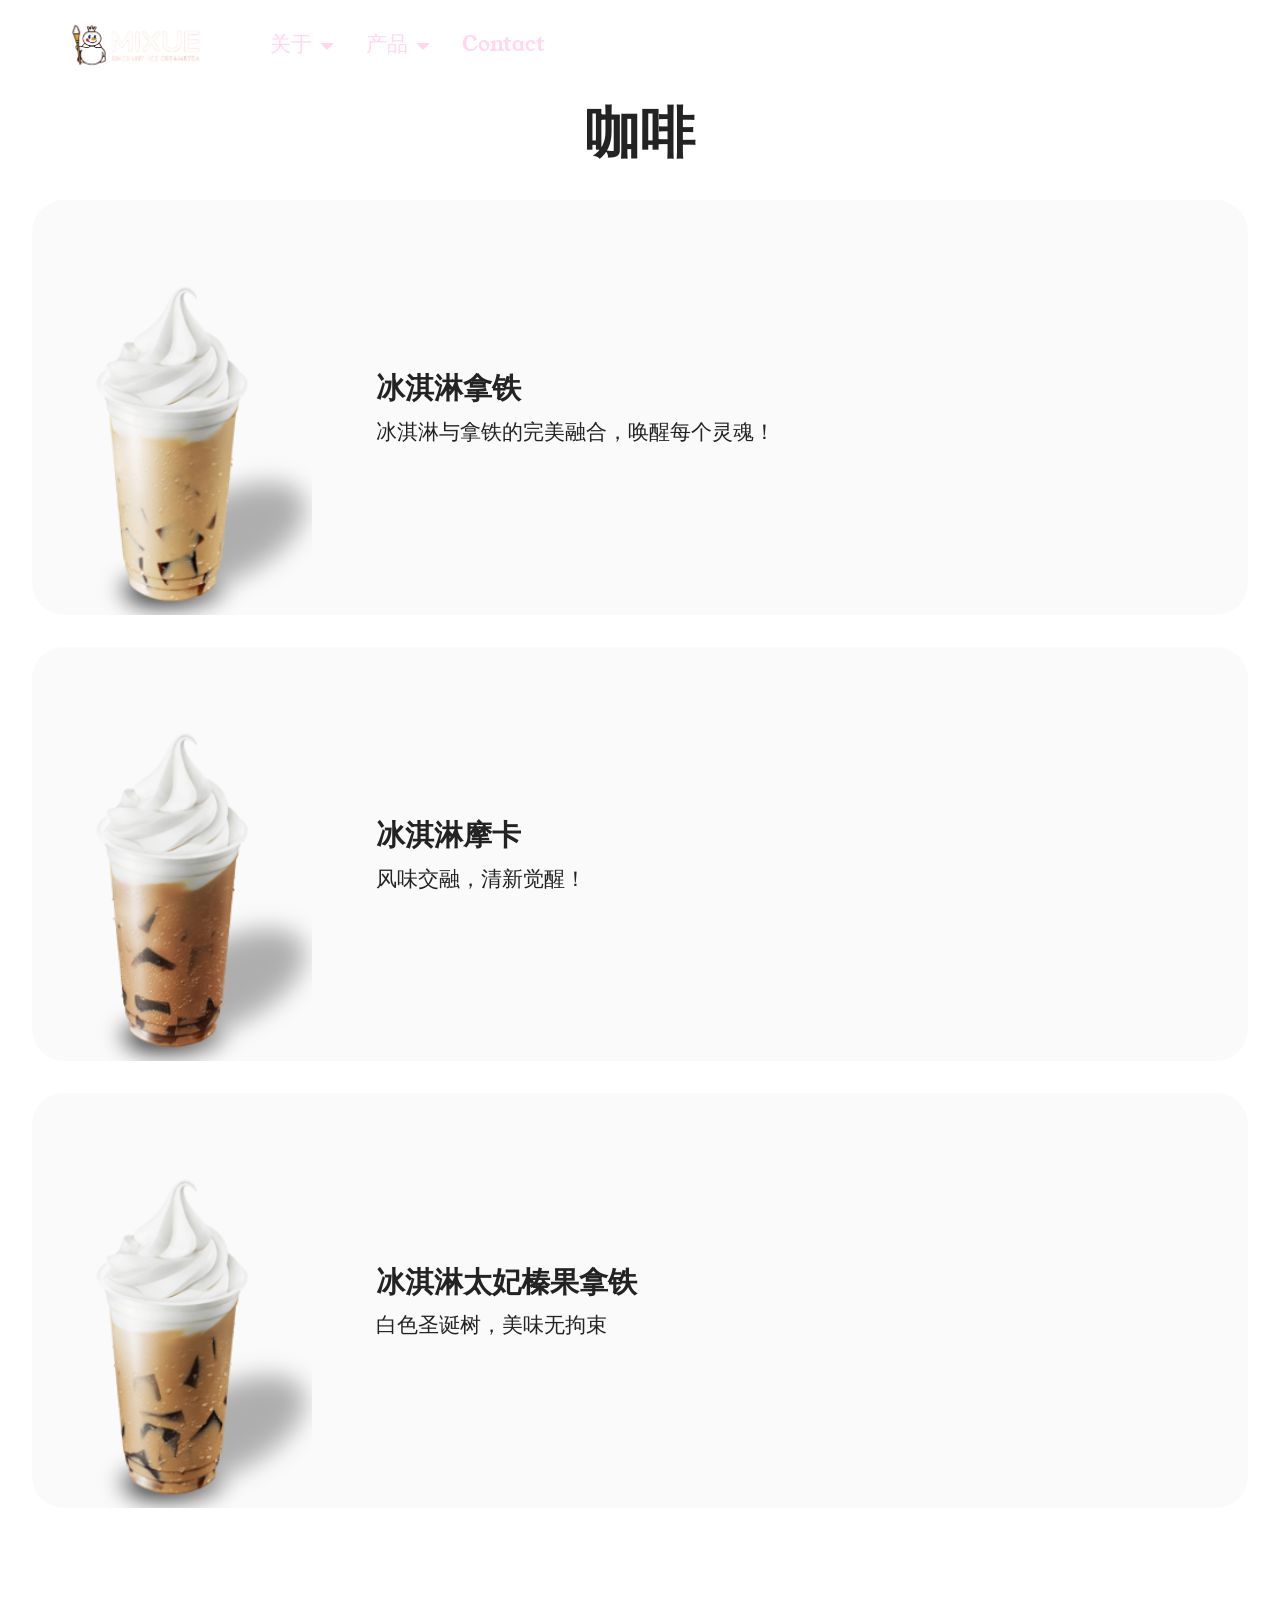
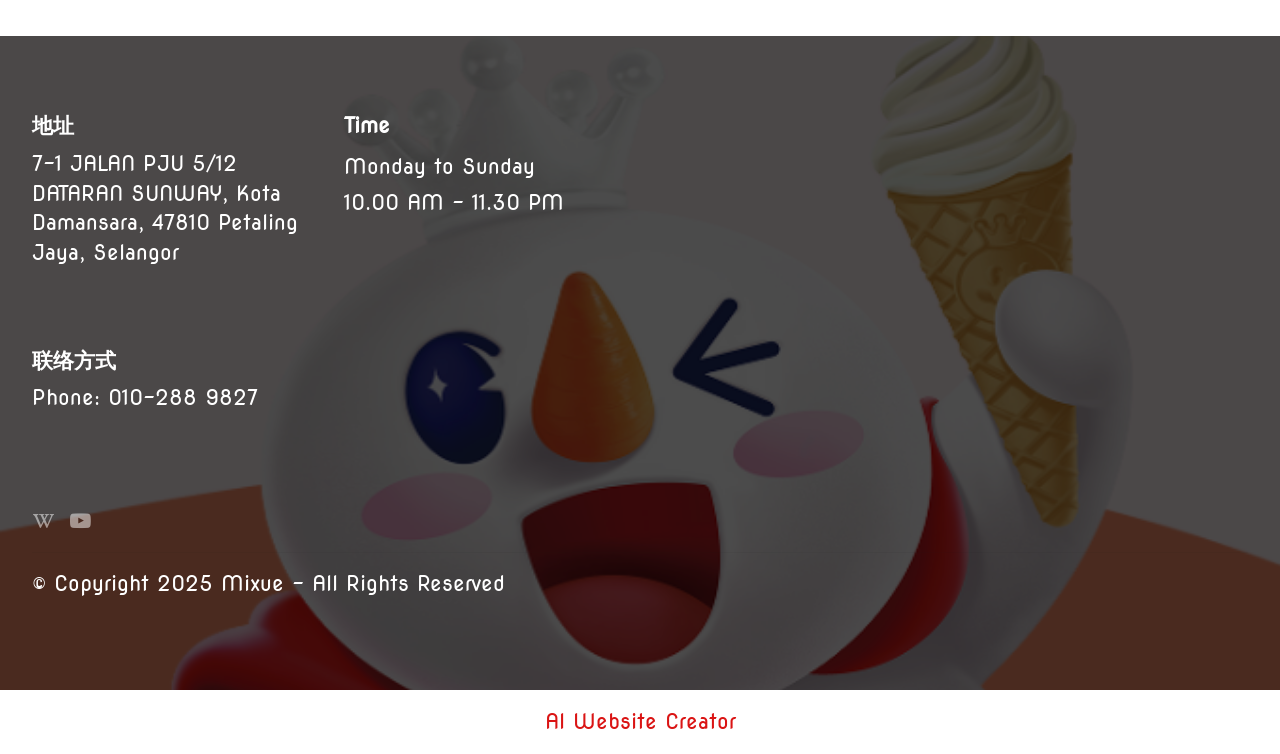
<file: page11.html>
<!DOCTYPE html>
<html  >
<head>
  <!-- Site made with Mobirise Website Builder v6.1.4, https://mobirise.com -->
  <meta charset="UTF-8">
  <meta http-equiv="X-UA-Compatible" content="IE=edge">
  <meta name="generator" content="Mobirise v6.1.4, mobirise.com">
  <meta name="viewport" content="width=device-width, initial-scale=1, minimum-scale=1">
  <link rel="shortcut icon" href="assets/images/logo-1.jpg" type="image/x-icon">
  <meta name="description" content="">
  
  
  <title>咖啡</title>
  <link rel="stylesheet" href="assets/web/assets/mobirise-icons2/mobirise2.css">
  <link rel="stylesheet" href="assets/bootstrap/css/bootstrap.min.css">
  <link rel="stylesheet" href="assets/dropdown/css/style.css">
  <link rel="stylesheet" href="assets/socicon/css/styles.css">
  <link rel="stylesheet" href="assets/theme/css/style.css">
  <link rel="preload" href="https://fonts.googleapis.com/css?family=Inter+Tight:100,200,300,400,500,600,700,800,900,100i,200i,300i,400i,500i,600i,700i,800i,900i&display=swap" as="style" onload="this.onload=null;this.rel='stylesheet'">
  <noscript><link rel="stylesheet" href="https://fonts.googleapis.com/css?family=Inter+Tight:100,200,300,400,500,600,700,800,900,100i,200i,300i,400i,500i,600i,700i,800i,900i&display=swap"></noscript>
  <link rel="preload" href="https://fonts.googleapis.com/css?family=Nova+Round:400&display=swap" as="style" onload="this.onload=null;this.rel='stylesheet'">
  <noscript><link rel="stylesheet" href="https://fonts.googleapis.com/css?family=Nova+Round:400&display=swap"></noscript>
  <link rel="preload" href="https://fonts.googleapis.com/css?family=Young+Serif:400&display=swap" as="style" onload="this.onload=null;this.rel='stylesheet'">
  <noscript><link rel="stylesheet" href="https://fonts.googleapis.com/css?family=Young+Serif:400&display=swap"></noscript>
  <link rel="preload" as="style" href="assets/mobirise/css/mbr-additional.css?v=j4LMJ8"><link rel="stylesheet" href="assets/mobirise/css/mbr-additional.css?v=j4LMJ8" type="text/css">

  
  
  
</head>
<body>
  
  <section data-bs-version="5.1" class="menu menu6 cid-uYWRnZJEQy" once="menu" id="menu06-61">
	

	<nav class="navbar navbar-dropdown opacityScroll navbar-fixed-top navbar-expand-lg">
		<div class="container">
			<div class="navbar-brand">
				<span class="navbar-logo">
					<a href="index.html">
						<img src="assets/images/rb.png" alt="Mobirise Website Builder" style="height: 5rem;">
					</a>
				</span>
				
			</div>
			<button class="navbar-toggler" type="button" data-toggle="collapse" data-bs-toggle="collapse" data-target="#navbarSupportedContent" data-bs-target="#navbarSupportedContent" aria-controls="navbarNavAltMarkup" aria-expanded="false" aria-label="Toggle navigation">
				<div class="hamburger">
					<span></span>
					<span></span>
					<span></span>
					<span></span>
				</div>
			</button>
			<div class="collapse navbar-collapse opacityScroll" id="navbarSupportedContent">
				<ul class="navbar-nav nav-dropdown nav-right" data-app-modern-menu="true"><li class="nav-item dropdown">
						<a class="nav-link link dropdown-toggle text-secondary display-4" href="https://mobiri.se" data-toggle="dropdown-submenu" data-bs-toggle="dropdown" data-bs-auto-close="outside" aria-expanded="false">关于</a><div class="dropdown-menu" aria-labelledby="dropdown-857"><a class="dropdown-item text-secondary text-primary display-4" href="page1.html">品牌故事</a><a class="dropdown-item text-secondary text-primary display-4" href="page2.html">雪王简介</a><a class="show dropdown-item text-secondary text-primary display-4" href="page4.html">品牌历程</a><a class="show dropdown-item text-secondary text-primary display-4" href="page5.html">企业文化</a></div>
					</li>
					<li class="nav-item dropdown">
						<a class="nav-link link dropdown-toggle text-secondary display-4" href="https://mobiri.se" aria-expanded="false" data-toggle="dropdown-submenu" data-bs-toggle="dropdown" data-bs-auto-close="outside">产品</a><div class="dropdown-menu" aria-labelledby="dropdown-989"><div class="dropdown"><a class="dropdown-item text-secondary text-primary dropdown-toggle display-4" href="page6.html" aria-expanded="false" data-toggle="dropdown-submenu" data-bs-toggle="dropdown" data-bs-auto-close="outside">系列</a><div class="dropdown-menu dropdown-submenu" aria-labelledby="dropdown-526"><a class="dropdown-item text-secondary text-primary show display-4" href="page8.html">冰淇淋系列</a><a class="dropdown-item text-secondary text-primary display-4" href="page9.html">水果茶系列</a><a class="dropdown-item text-secondary text-primary show display-4" href="page10.html">奶茶系列</a><a class="dropdown-item text-secondary text-primary show display-4" href="page11.html">咖啡</a></div></div></div>
					</li><li class="nav-item"><a class="nav-link link text-secondary text-primary display-4" href="page12.html">Contact</a></li></ul>
				
				
			</div>
		</div>
	</nav>
</section>

<section data-bs-version="5.1" class="features11 cid-uYWRnZdqck" id="features11-60">
    <!---->
    

    
    
    <div class="container">
        <div class="title">
            <h3 class="mbr-section-title mbr-fonts-style mb-4 display-2"><strong>咖啡</strong></h3>
            
        </div>
        <div class="item features-image">
            <div class="item-wrapper">
                <div class="row align-items-center">
                    <div class="col-12 col-md-3">
                        <div class="image-wrapper">
                            <img src="assets/images/20241018164354a048.png" alt="Mobirise Website Builder" title="" data-slide-to="0" data-bs-slide-to="0">
                        </div>
                    </div>
                    <div class="col-12 col-md">
                        <div class="card-box">
                            <div class="row">
                                <div class="col-12">
                                    <div class="top-line">
                                        <h4 class="card-title mbr-fonts-style display-5"><strong>冰淇淋拿铁</strong></h4>
                                        <p class="cost mbr-fonts-style display-5"></p>
                                    </div>
                                </div>
                                <div class="col-12">
                                    <div class="bottom-line">
                                        <p class="mbr-text mbr-fonts-style m-0 display-7">冰淇淋与拿铁的完美融合，唤醒每个灵魂！<br></p>
                                    </div>
                                </div>
                            </div>
                        </div>
                    </div>
                </div>
            </div>
        </div>
        <div class="item features-image">
            <div class="item-wrapper">
                <div class="row align-items-center">
                    <div class="col-12 col-md-3">
                        <div class="image-wrapper">
                            <img src="assets/images/20241018164414a049.png" alt="Mobirise Website Builder" title="" data-slide-to="1" data-bs-slide-to="1">
                        </div>
                    </div>
                    <div class="col-12 col-md">
                        <div class="card-box">
                            <div class="row">
                                <div class="col-12">
                                    <div class="top-line">
                                        <h4 class="card-title mbr-fonts-style display-5"><strong>冰淇淋摩卡</strong></h4>
                                        <p class="cost mbr-fonts-style display-5"></p>
                                    </div>
                                </div>
                                <div class="col-12">
                                    <div class="bottom-line">
                                        <p class="mbr-text mbr-fonts-style m-0 display-7">风味交融，清新觉醒！<br></p>
                                    </div>
                                </div>
                            </div>
                        </div>
                    </div>
                </div>
            </div>
        </div>
        <div class="item features-image mb-4 col-12 col-md-">
            <div class="item-wrapper">
                <div class="row align-items-center">
                    <div class="col-12 col-md-3">
                        <div class="image-wrapper">
                            <img src="assets/images/20241018164435a050.png" alt="Mobirise Website Builder" title="" data-slide-to="2" data-bs-slide-to="2">
                        </div>
                    </div>
                    <div class="col-12 col-md">
                        <div class="card-box">
                            <div class="row">
                                <div class="col-12">
                                    <div class="top-line">
                                        <h4 class="card-title mbr-fonts-style display-5"><strong>冰淇淋太妃榛果拿铁</strong></h4>
                                        <p class="cost mbr-fonts-style display-5"></p>
                                    </div>
                                </div>
                                <div class="col-12">
                                    <div class="bottom-line">
                                        <p class="mbr-text mbr-fonts-style m-0 display-7">白色圣诞树，美味无拘束<br></p>
                                    </div>
                                </div>
                            </div>
                        </div>
                    </div>
                </div>
            </div>
        </div>
    </div>
</section>

<section data-bs-version="5.1" class="footer6 cid-uYWRnZYdvk" once="footers" id="footer6-62">

    

    <div class="mbr-overlay" style="opacity: 0.7; background-color: rgb(0, 0, 0);"></div>

    <div class="container">
        <div class="row content mbr-white">
            <div class="col-12 col-md-3 mbr-fonts-style display-7">
                <h5 class="mbr-section-subtitle mbr-fonts-style mb-2 display-7">
                    <strong>地址</strong>
                </h5>
                <p class="mbr-text mbr-fonts-style display-7">7-1 JALAN PJU 5/12 DATARAN SUNWAY, Kota Damansara, 47810 Petaling Jaya, Selangor
                </p> <br>
                <h5 class="mbr-section-subtitle mbr-fonts-style mb-2 mt-4 display-7">
                    <strong>联络方式</strong></h5>
                <p class="mbr-text mbr-fonts-style mb-4 display-7">Phone:&nbsp;010-288 9827<br></p>
            </div>
            <div class="col-12 col-md-3 mbr-fonts-style display-7">
                <h5 class="mbr-section-subtitle mbr-fonts-style mb-2 display-7"><strong>Time</strong></h5>
                <ul class="list mbr-fonts-style mb-4 display-7">
                    <li class="mbr-text item-wrap">Monday to Sunday&nbsp;</li><li class="mbr-text item-wrap">10.00 AM - 11.30 PM&nbsp;</li>
                </ul>
                <h5 class="mbr-section-subtitle mbr-fonts-style mb-2 mt-5 display-7"></h5>
                <p class="mbr-text mbr-fonts-style mb-4 display-7"></p>
            </div>
            <div class="col-12 col-md-6">
                <div class="google-map"><iframe frameborder="0" style="border:0" src="https://www.google.com/maps/embed/v1/place?key=AIzaSyCt1265A4qvZy9HKUeA8J15AOC4SrCyZe4&amp;q=7-1 JALAN PJU 5/12 DATARAN SUNWAY, Kota Damansara, 47810 Petaling Jaya, Selangor" allowfullscreen=""></iframe></div>
            </div>
            <div class="col-md-6">
                <div class="social-list align-left">
                    <div class="soc-item">
                        <a href="https://zh.wikipedia.org/zh-my/%E8%9C%9C%E9%9B%AA%E5%86%B0%E5%9F%8E" target="_blank">
                            <span class="mbr-iconfont mbr-iconfont-social socicon-wikipedia socicon"></span>
                        </a>
                    </div>
                    <div class="soc-item">
                        <a href="https://www.youtube.com/@MIXUEMalaysia/videos" target="_blank">
                            <span class="mbr-iconfont mbr-iconfont-social socicon-youtube socicon"></span>
                        </a>
                    </div>
                    
                    
                    
                    
                </div>
            </div>
        </div>
        <div class="footer-lower">
            <div class="media-container-row">
                <div class="col-sm-12">
                    <hr>
                </div>
            </div>
            <div class="col-sm-12 copyright pl-0">
                <p class="mbr-text mbr-fonts-style mbr-white display-7">
                    © Copyright 2025 Mixue - All Rights Reserved
                </p>
            </div>
        </div>
    </div>
</section><section class="display-7" style="padding: 0;align-items: center;justify-content: center;flex-wrap: wrap;    align-content: center;display: flex;position: relative;height: 4rem;"><a href="https://mobiri.se/" style="flex: 1 1;height: 4rem;position: absolute;width: 100%;z-index: 1;"><img alt="" style="height: 4rem;" src="[data-uri]"></a><p style="margin: 0;text-align: center;" class="display-7">&#8204;</p><a style="z-index:1" href="https://mobirise.com/builder/ai-website-creator.html">AI Website Creator</a></section><script src="assets/bootstrap/js/bootstrap.bundle.min.js"></script>  <script src="assets/smoothscroll/smooth-scroll.js"></script>  <script src="assets/ytplayer/index.js"></script>  <script src="assets/dropdown/js/navbar-dropdown.js"></script>  <script src="assets/theme/js/script.js"></script>  
  
  
</body>
</html>
</file>
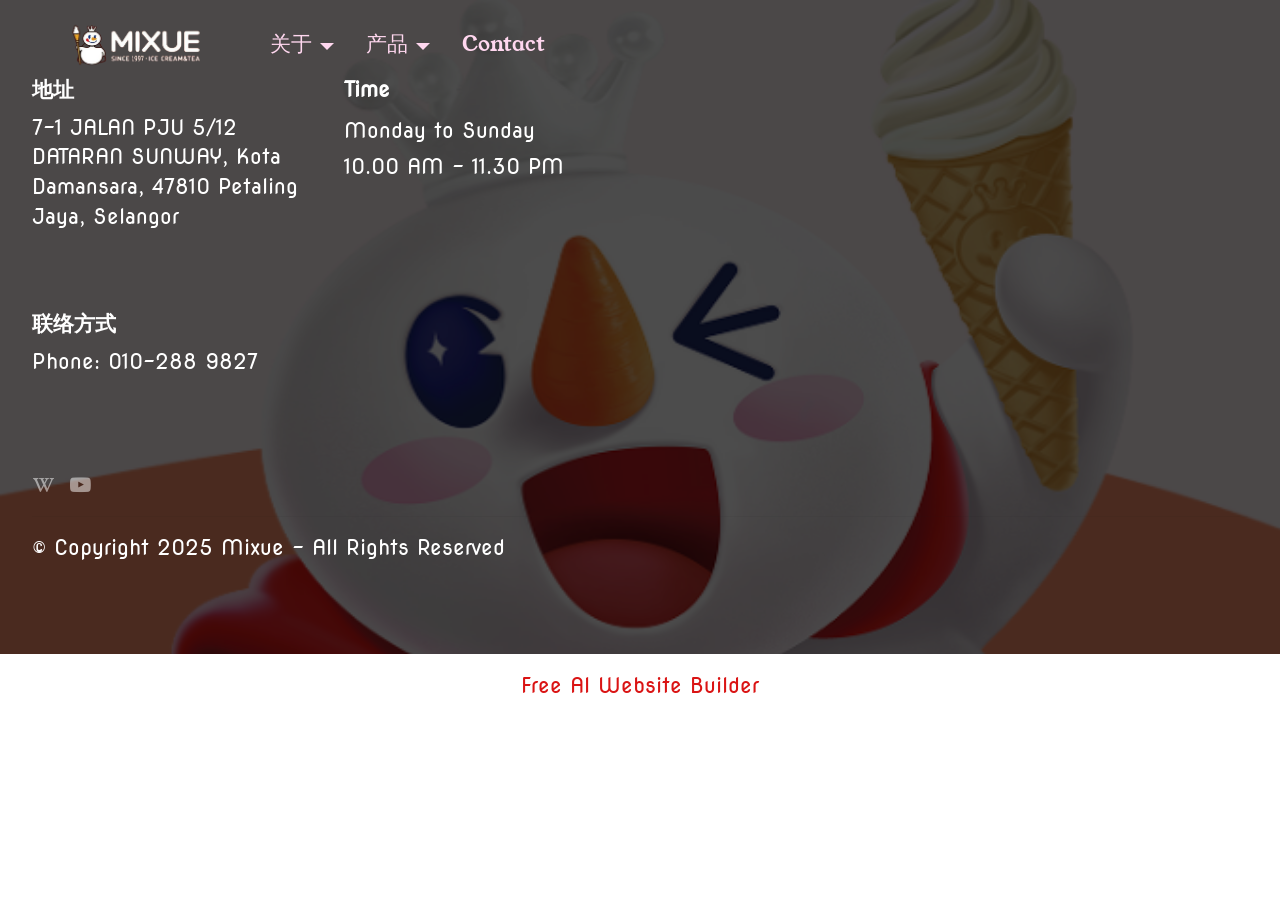
<file: page12.html>
<!DOCTYPE html>
<html  >
<head>
  <!-- Site made with Mobirise Website Builder v6.1.4, https://mobirise.com -->
  <meta charset="UTF-8">
  <meta http-equiv="X-UA-Compatible" content="IE=edge">
  <meta name="generator" content="Mobirise v6.1.4, mobirise.com">
  <meta name="viewport" content="width=device-width, initial-scale=1, minimum-scale=1">
  <link rel="shortcut icon" href="assets/images/logo-1.jpg" type="image/x-icon">
  <meta name="description" content="">
  
  
  <title>Contact</title>
  <link rel="stylesheet" href="assets/web/assets/mobirise-icons2/mobirise2.css">
  <link rel="stylesheet" href="assets/bootstrap/css/bootstrap.min.css">
  <link rel="stylesheet" href="assets/dropdown/css/style.css">
  <link rel="stylesheet" href="assets/socicon/css/styles.css">
  <link rel="stylesheet" href="assets/theme/css/style.css">
  <link rel="preload" href="https://fonts.googleapis.com/css?family=Inter+Tight:100,200,300,400,500,600,700,800,900,100i,200i,300i,400i,500i,600i,700i,800i,900i&display=swap" as="style" onload="this.onload=null;this.rel='stylesheet'">
  <noscript><link rel="stylesheet" href="https://fonts.googleapis.com/css?family=Inter+Tight:100,200,300,400,500,600,700,800,900,100i,200i,300i,400i,500i,600i,700i,800i,900i&display=swap"></noscript>
  <link rel="preload" href="https://fonts.googleapis.com/css?family=Nova+Round:400&display=swap" as="style" onload="this.onload=null;this.rel='stylesheet'">
  <noscript><link rel="stylesheet" href="https://fonts.googleapis.com/css?family=Nova+Round:400&display=swap"></noscript>
  <link rel="preload" href="https://fonts.googleapis.com/css?family=Young+Serif:400&display=swap" as="style" onload="this.onload=null;this.rel='stylesheet'">
  <noscript><link rel="stylesheet" href="https://fonts.googleapis.com/css?family=Young+Serif:400&display=swap"></noscript>
  <link rel="preload" as="style" href="assets/mobirise/css/mbr-additional.css?v=lnI1zS"><link rel="stylesheet" href="assets/mobirise/css/mbr-additional.css?v=lnI1zS" type="text/css">

  
  
  
</head>
<body>
  
  <section data-bs-version="5.1" class="menu menu6 cid-uYWWWE9PyF" once="menu" id="menu06-64">
	

	<nav class="navbar navbar-dropdown opacityScroll navbar-fixed-top navbar-expand-lg">
		<div class="container">
			<div class="navbar-brand">
				<span class="navbar-logo">
					<a href="index.html">
						<img src="assets/images/rb.png" alt="Mobirise Website Builder" style="height: 5rem;">
					</a>
				</span>
				
			</div>
			<button class="navbar-toggler" type="button" data-toggle="collapse" data-bs-toggle="collapse" data-target="#navbarSupportedContent" data-bs-target="#navbarSupportedContent" aria-controls="navbarNavAltMarkup" aria-expanded="false" aria-label="Toggle navigation">
				<div class="hamburger">
					<span></span>
					<span></span>
					<span></span>
					<span></span>
				</div>
			</button>
			<div class="collapse navbar-collapse opacityScroll" id="navbarSupportedContent">
				<ul class="navbar-nav nav-dropdown nav-right" data-app-modern-menu="true"><li class="nav-item dropdown">
						<a class="nav-link link dropdown-toggle text-secondary display-4" href="https://mobiri.se" data-toggle="dropdown-submenu" data-bs-toggle="dropdown" data-bs-auto-close="outside" aria-expanded="false">关于</a><div class="dropdown-menu" aria-labelledby="dropdown-857"><a class="dropdown-item text-secondary text-primary display-4" href="page1.html">品牌故事</a><a class="dropdown-item text-secondary text-primary display-4" href="page2.html">雪王简介</a><a class="show dropdown-item text-secondary text-primary display-4" href="page4.html">品牌历程</a><a class="show dropdown-item text-secondary text-primary display-4" href="page5.html">企业文化</a></div>
					</li>
					<li class="nav-item dropdown">
						<a class="nav-link link dropdown-toggle text-secondary display-4" href="https://mobiri.se" aria-expanded="false" data-toggle="dropdown-submenu" data-bs-toggle="dropdown" data-bs-auto-close="outside">产品</a><div class="dropdown-menu" aria-labelledby="dropdown-989"><div class="dropdown"><a class="dropdown-item text-secondary text-primary dropdown-toggle display-4" href="page6.html" aria-expanded="false" data-toggle="dropdown-submenu" data-bs-toggle="dropdown" data-bs-auto-close="outside">系列</a><div class="dropdown-menu dropdown-submenu" aria-labelledby="dropdown-526"><a class="dropdown-item text-secondary text-primary show display-4" href="page8.html">冰淇淋系列</a><a class="dropdown-item text-secondary text-primary display-4" href="page9.html">水果茶系列</a><a class="dropdown-item text-secondary text-primary show display-4" href="page10.html">奶茶系列</a><a class="dropdown-item text-secondary text-primary show display-4" href="page11.html">咖啡</a></div></div></div>
					</li><li class="nav-item"><a class="nav-link link text-secondary text-primary display-4" href="page12.html">Contact</a></li></ul>
				
				
			</div>
		</div>
	</nav>
</section>

<section data-bs-version="5.1" class="footer6 cid-uYWWWEt69m" once="footers" id="footer6-65">

    

    <div class="mbr-overlay" style="opacity: 0.7; background-color: rgb(0, 0, 0);"></div>

    <div class="container">
        <div class="row content mbr-white">
            <div class="col-12 col-md-3 mbr-fonts-style display-7">
                <h5 class="mbr-section-subtitle mbr-fonts-style mb-2 display-7">
                    <strong>地址</strong>
                </h5>
                <p class="mbr-text mbr-fonts-style display-7">7-1 JALAN PJU 5/12 DATARAN SUNWAY, Kota Damansara, 47810 Petaling Jaya, Selangor
                </p> <br>
                <h5 class="mbr-section-subtitle mbr-fonts-style mb-2 mt-4 display-7">
                    <strong>联络方式</strong></h5>
                <p class="mbr-text mbr-fonts-style mb-4 display-7">Phone:&nbsp;010-288 9827<br></p>
            </div>
            <div class="col-12 col-md-3 mbr-fonts-style display-7">
                <h5 class="mbr-section-subtitle mbr-fonts-style mb-2 display-7"><strong>Time</strong></h5>
                <ul class="list mbr-fonts-style mb-4 display-7">
                    <li class="mbr-text item-wrap">Monday to Sunday&nbsp;</li><li class="mbr-text item-wrap">10.00 AM - 11.30 PM&nbsp;</li>
                </ul>
                <h5 class="mbr-section-subtitle mbr-fonts-style mb-2 mt-5 display-7"></h5>
                <p class="mbr-text mbr-fonts-style mb-4 display-7"></p>
            </div>
            <div class="col-12 col-md-6">
                <div class="google-map"><iframe frameborder="0" style="border:0" src="https://www.google.com/maps/embed/v1/place?key=AIzaSyCt1265A4qvZy9HKUeA8J15AOC4SrCyZe4&amp;q=7-1 JALAN PJU 5/12 DATARAN SUNWAY, Kota Damansara, 47810 Petaling Jaya, Selangor" allowfullscreen=""></iframe></div>
            </div>
            <div class="col-md-6">
                <div class="social-list align-left">
                    <div class="soc-item">
                        <a href="https://zh.wikipedia.org/zh-my/%E8%9C%9C%E9%9B%AA%E5%86%B0%E5%9F%8E" target="_blank">
                            <span class="mbr-iconfont mbr-iconfont-social socicon-wikipedia socicon"></span>
                        </a>
                    </div>
                    <div class="soc-item">
                        <a href="https://www.youtube.com/@MIXUEMalaysia/videos" target="_blank">
                            <span class="mbr-iconfont mbr-iconfont-social socicon-youtube socicon"></span>
                        </a>
                    </div>
                    
                    
                    
                    
                </div>
            </div>
        </div>
        <div class="footer-lower">
            <div class="media-container-row">
                <div class="col-sm-12">
                    <hr>
                </div>
            </div>
            <div class="col-sm-12 copyright pl-0">
                <p class="mbr-text mbr-fonts-style mbr-white display-7">
                    © Copyright 2025 Mixue - All Rights Reserved
                </p>
            </div>
        </div>
    </div>
</section><section class="display-7" style="padding: 0;align-items: center;justify-content: center;flex-wrap: wrap;    align-content: center;display: flex;position: relative;height: 4rem;"><a href="https://mobiri.se/" style="flex: 1 1;height: 4rem;position: absolute;width: 100%;z-index: 1;"><img alt="" style="height: 4rem;" src="[data-uri]"></a><p style="margin: 0;text-align: center;" class="display-7">&#8204;</p><a style="z-index:1" href="https://mobirise.com/builder/ai-website-builder.html">Free AI Website Builder</a></section><script src="assets/bootstrap/js/bootstrap.bundle.min.js"></script>  <script src="assets/smoothscroll/smooth-scroll.js"></script>  <script src="assets/ytplayer/index.js"></script>  <script src="assets/dropdown/js/navbar-dropdown.js"></script>  <script src="assets/theme/js/script.js"></script>  
  
  
</body>
</html>
</file>
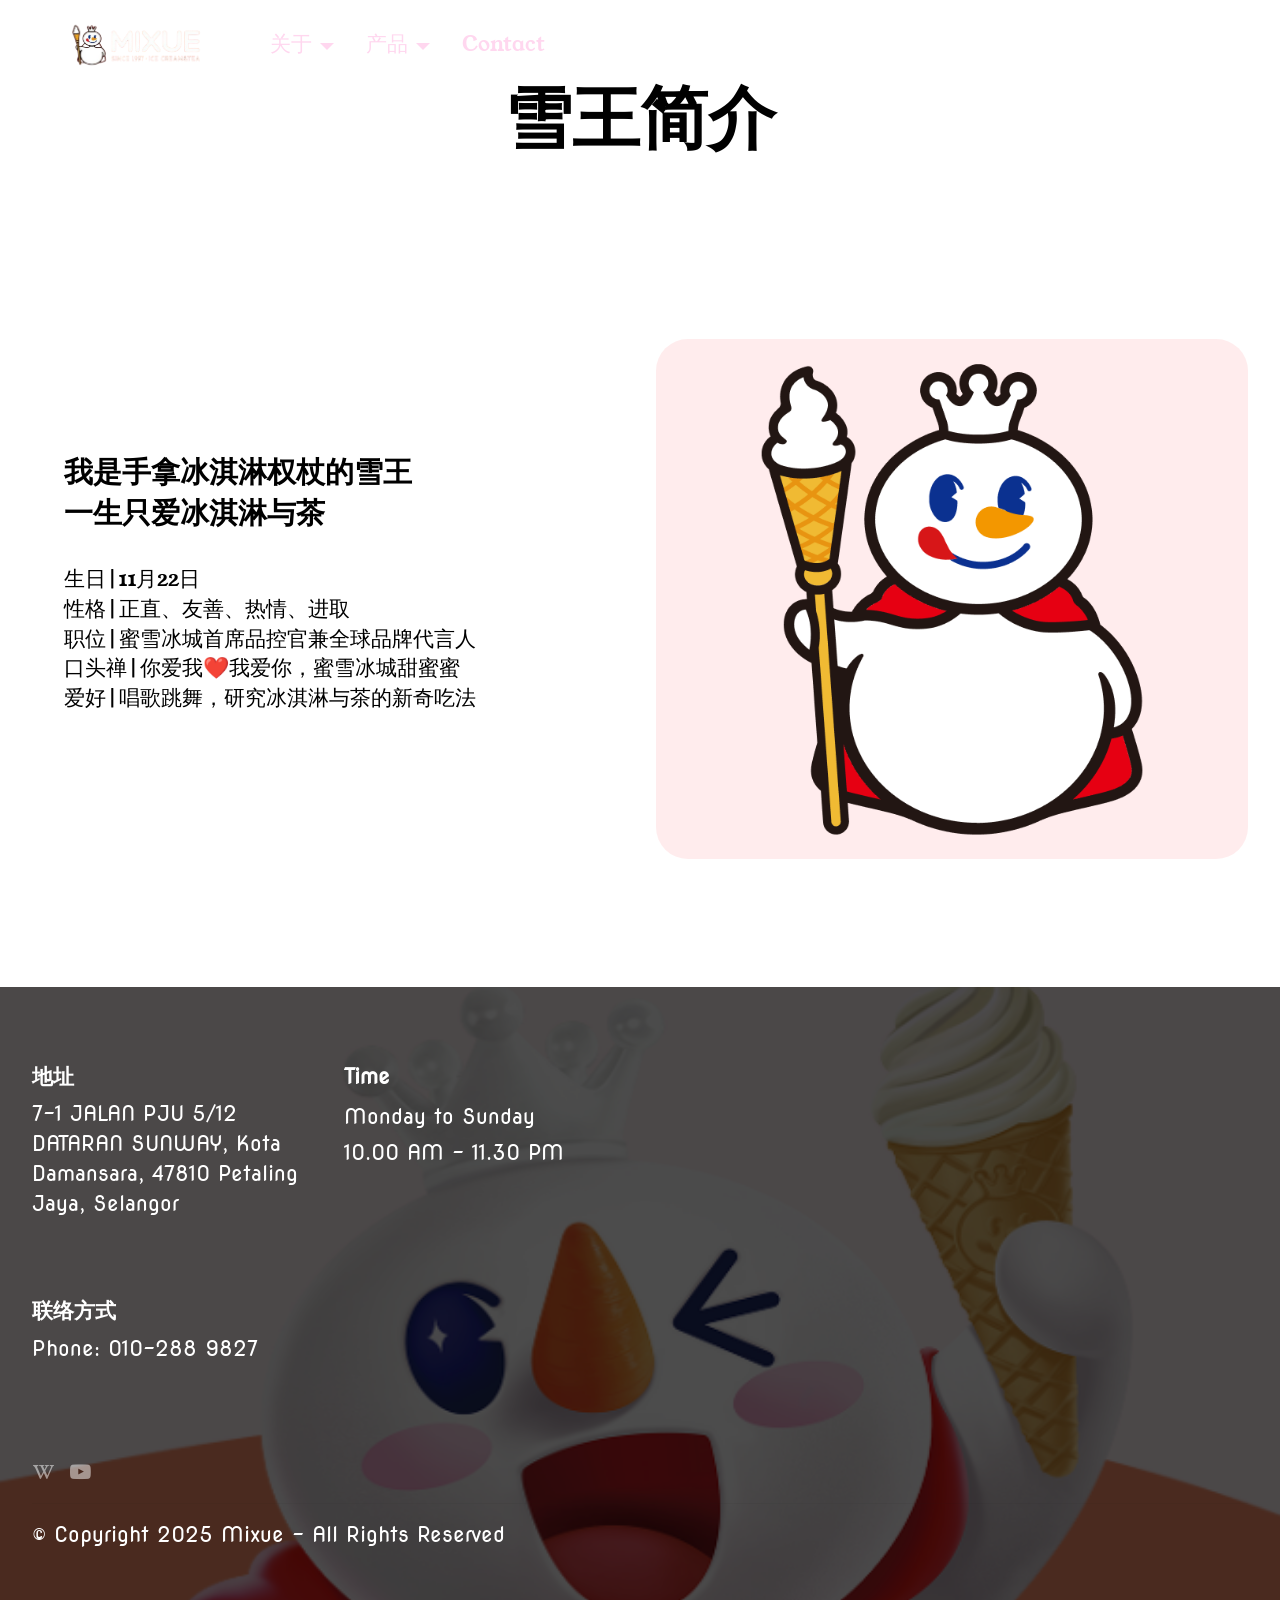
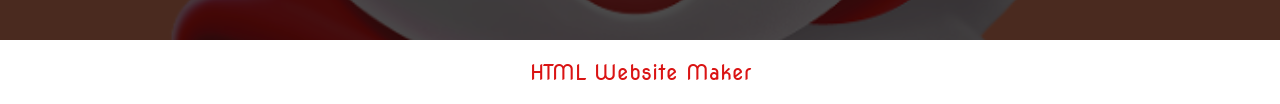
<file: page2.html>
<!DOCTYPE html>
<html  >
<head>
  <!-- Site made with Mobirise Website Builder v6.1.4, https://mobirise.com -->
  <meta charset="UTF-8">
  <meta http-equiv="X-UA-Compatible" content="IE=edge">
  <meta name="generator" content="Mobirise v6.1.4, mobirise.com">
  <meta name="viewport" content="width=device-width, initial-scale=1, minimum-scale=1">
  <link rel="shortcut icon" href="assets/images/logo-1.jpg" type="image/x-icon">
  <meta name="description" content="">
  
  
  <title>关于-雪王简介</title>
  <link rel="stylesheet" href="assets/web/assets/mobirise-icons2/mobirise2.css">
  <link rel="stylesheet" href="assets/bootstrap/css/bootstrap.min.css">
  <link rel="stylesheet" href="assets/dropdown/css/style.css">
  <link rel="stylesheet" href="assets/socicon/css/styles.css">
  <link rel="stylesheet" href="assets/theme/css/style.css">
  <link rel="preload" href="https://fonts.googleapis.com/css?family=Inter+Tight:100,200,300,400,500,600,700,800,900,100i,200i,300i,400i,500i,600i,700i,800i,900i&display=swap" as="style" onload="this.onload=null;this.rel='stylesheet'">
  <noscript><link rel="stylesheet" href="https://fonts.googleapis.com/css?family=Inter+Tight:100,200,300,400,500,600,700,800,900,100i,200i,300i,400i,500i,600i,700i,800i,900i&display=swap"></noscript>
  <link rel="preload" href="https://fonts.googleapis.com/css?family=Nova+Round:400&display=swap" as="style" onload="this.onload=null;this.rel='stylesheet'">
  <noscript><link rel="stylesheet" href="https://fonts.googleapis.com/css?family=Nova+Round:400&display=swap"></noscript>
  <link rel="preload" href="https://fonts.googleapis.com/css?family=Young+Serif:400&display=swap" as="style" onload="this.onload=null;this.rel='stylesheet'">
  <noscript><link rel="stylesheet" href="https://fonts.googleapis.com/css?family=Young+Serif:400&display=swap"></noscript>
  <link rel="preload" as="style" href="assets/mobirise/css/mbr-additional.css?v=RAH1b4"><link rel="stylesheet" href="assets/mobirise/css/mbr-additional.css?v=RAH1b4" type="text/css">

  
  
  
</head>
<body>
  
  <section data-bs-version="5.1" class="menu menu6 cid-uYWFZeDyGN" once="menu" id="menu06-2t">
	

	<nav class="navbar navbar-dropdown opacityScroll navbar-fixed-top navbar-expand-lg">
		<div class="container">
			<div class="navbar-brand">
				<span class="navbar-logo">
					<a href="index.html">
						<img src="assets/images/rb.png" alt="Mobirise Website Builder" style="height: 5rem;">
					</a>
				</span>
				
			</div>
			<button class="navbar-toggler" type="button" data-toggle="collapse" data-bs-toggle="collapse" data-target="#navbarSupportedContent" data-bs-target="#navbarSupportedContent" aria-controls="navbarNavAltMarkup" aria-expanded="false" aria-label="Toggle navigation">
				<div class="hamburger">
					<span></span>
					<span></span>
					<span></span>
					<span></span>
				</div>
			</button>
			<div class="collapse navbar-collapse opacityScroll" id="navbarSupportedContent">
				<ul class="navbar-nav nav-dropdown nav-right" data-app-modern-menu="true"><li class="nav-item dropdown">
						<a class="nav-link link dropdown-toggle text-secondary display-4" href="https://mobiri.se" data-toggle="dropdown-submenu" data-bs-toggle="dropdown" data-bs-auto-close="outside" aria-expanded="false">关于</a><div class="dropdown-menu" aria-labelledby="dropdown-857"><a class="dropdown-item text-secondary text-primary display-4" href="page1.html">品牌故事</a><a class="dropdown-item text-secondary text-primary display-4" href="page2.html">雪王简介</a><a class="show dropdown-item text-secondary text-primary display-4" href="page4.html">品牌历程</a><a class="show dropdown-item text-secondary text-primary display-4" href="page5.html">企业文化</a></div>
					</li>
					<li class="nav-item dropdown">
						<a class="nav-link link dropdown-toggle text-secondary display-4" href="https://mobiri.se" aria-expanded="false" data-toggle="dropdown-submenu" data-bs-toggle="dropdown" data-bs-auto-close="outside">产品</a><div class="dropdown-menu" aria-labelledby="dropdown-989"><div class="dropdown"><a class="dropdown-item text-secondary text-primary dropdown-toggle display-4" href="page6.html" aria-expanded="false" data-toggle="dropdown-submenu" data-bs-toggle="dropdown" data-bs-auto-close="outside">系列</a><div class="dropdown-menu dropdown-submenu" aria-labelledby="dropdown-526"><a class="dropdown-item text-secondary text-primary show display-4" href="page8.html">冰淇淋系列</a><a class="dropdown-item text-secondary text-primary display-4" href="page9.html">水果茶系列</a><a class="dropdown-item text-secondary text-primary show display-4" href="page10.html">奶茶系列</a><a class="dropdown-item text-secondary text-primary show display-4" href="page11.html">咖啡</a></div></div></div>
					</li><li class="nav-item"><a class="nav-link link text-secondary text-primary display-4" href="page12.html">Contact</a></li></ul>
				
				
			</div>
		</div>
	</nav>
</section>

<section data-bs-version="5.1" class="article14 cid-uYWFZfcyRX" id="article14-2w">
    
    <div class="container">
        <div class="row justify-content-center">
            <div class="col-md-12 col-lg-10">
                <h3 class="mbr-section-title mbr-fonts-style display-1"><strong>雪王简介</strong></h3>
                
            </div>
        </div>
    </div>
</section>

<section data-bs-version="5.1" class="start article2 cid-uYWFZflPh1" id="article02-2x">
	

	
	

	<div class="container">
		<div class="row justify-content-center">
			<div class="col-12 col-md-12 col-lg-6 image-wrapper">
				<img class="w-100" src="assets/images/9d480354bc675ef4ed43ab456ef7a17b.png" alt="Mobirise Website Builder">
			</div>
			<div class="col-12 col-md-12 col-lg">
				<div class="text-wrapper align-left">
					<h1 class="mbr-section-title mbr-fonts-style mb-4 display-5">
						<strong>我是手拿冰淇淋权杖的雪王
</strong>
					<div><strong>一生只爱冰淇淋与茶</strong></div></h1>
					<p class="mbr-text align-left mbr-fonts-style mb-4 display-4">生日|11月22日<br>性格|正直、友善、热情、进取
<br>职位|蜜雪冰城首席品控官兼全球品牌代言人
<br>口头禅|你爱我❤️我爱你，蜜雪冰城甜蜜蜜
<br>爱好|唱歌跳舞，研究冰淇淋与茶的新奇吃法</p>
					
				</div>
			</div>
		</div>
	</div>
</section>

<section data-bs-version="5.1" class="footer6 cid-uYWFZhvrrt" once="footers" id="footer6-36">

    

    <div class="mbr-overlay" style="opacity: 0.7; background-color: rgb(0, 0, 0);"></div>

    <div class="container">
        <div class="row content mbr-white">
            <div class="col-12 col-md-3 mbr-fonts-style display-7">
                <h5 class="mbr-section-subtitle mbr-fonts-style mb-2 display-7">
                    <strong>地址</strong>
                </h5>
                <p class="mbr-text mbr-fonts-style display-7">7-1 JALAN PJU 5/12 DATARAN SUNWAY, Kota Damansara, 47810 Petaling Jaya, Selangor
                </p> <br>
                <h5 class="mbr-section-subtitle mbr-fonts-style mb-2 mt-4 display-7">
                    <strong>联络方式</strong></h5>
                <p class="mbr-text mbr-fonts-style mb-4 display-7">Phone:&nbsp;010-288 9827<br></p>
            </div>
            <div class="col-12 col-md-3 mbr-fonts-style display-7">
                <h5 class="mbr-section-subtitle mbr-fonts-style mb-2 display-7"><strong>Time</strong></h5>
                <ul class="list mbr-fonts-style mb-4 display-7">
                    <li class="mbr-text item-wrap">Monday to Sunday&nbsp;</li><li class="mbr-text item-wrap">10.00 AM - 11.30 PM&nbsp;</li>
                </ul>
                <h5 class="mbr-section-subtitle mbr-fonts-style mb-2 mt-5 display-7"></h5>
                <p class="mbr-text mbr-fonts-style mb-4 display-7"></p>
            </div>
            <div class="col-12 col-md-6">
                <div class="google-map"><iframe frameborder="0" style="border:0" src="https://www.google.com/maps/embed/v1/place?key=AIzaSyCt1265A4qvZy9HKUeA8J15AOC4SrCyZe4&amp;q=7-1 JALAN PJU 5/12 DATARAN SUNWAY, Kota Damansara, 47810 Petaling Jaya, Selangor" allowfullscreen=""></iframe></div>
            </div>
            <div class="col-md-6">
                <div class="social-list align-left">
                    <div class="soc-item">
                        <a href="https://zh.wikipedia.org/zh-my/%E8%9C%9C%E9%9B%AA%E5%86%B0%E5%9F%8E" target="_blank">
                            <span class="mbr-iconfont mbr-iconfont-social socicon-wikipedia socicon"></span>
                        </a>
                    </div>
                    <div class="soc-item">
                        <a href="https://www.youtube.com/@MIXUEMalaysia/videos" target="_blank">
                            <span class="mbr-iconfont mbr-iconfont-social socicon-youtube socicon"></span>
                        </a>
                    </div>
                    
                    
                    
                    
                </div>
            </div>
        </div>
        <div class="footer-lower">
            <div class="media-container-row">
                <div class="col-sm-12">
                    <hr>
                </div>
            </div>
            <div class="col-sm-12 copyright pl-0">
                <p class="mbr-text mbr-fonts-style mbr-white display-7">
                    © Copyright 2025 Mixue - All Rights Reserved
                </p>
            </div>
        </div>
    </div>
</section><section class="display-7" style="padding: 0;align-items: center;justify-content: center;flex-wrap: wrap;    align-content: center;display: flex;position: relative;height: 4rem;"><a href="https://mobiri.se/" style="flex: 1 1;height: 4rem;position: absolute;width: 100%;z-index: 1;"><img alt="" style="height: 4rem;" src="[data-uri]"></a><p style="margin: 0;text-align: center;" class="display-7">&#8204;</p><a style="z-index:1" href="https://mobirise.com/html-builder.html">HTML Website Maker</a></section><script src="assets/bootstrap/js/bootstrap.bundle.min.js"></script>  <script src="assets/smoothscroll/smooth-scroll.js"></script>  <script src="assets/ytplayer/index.js"></script>  <script src="assets/dropdown/js/navbar-dropdown.js"></script>  <script src="assets/theme/js/script.js"></script>  
  
  
</body>
</html>
</file>
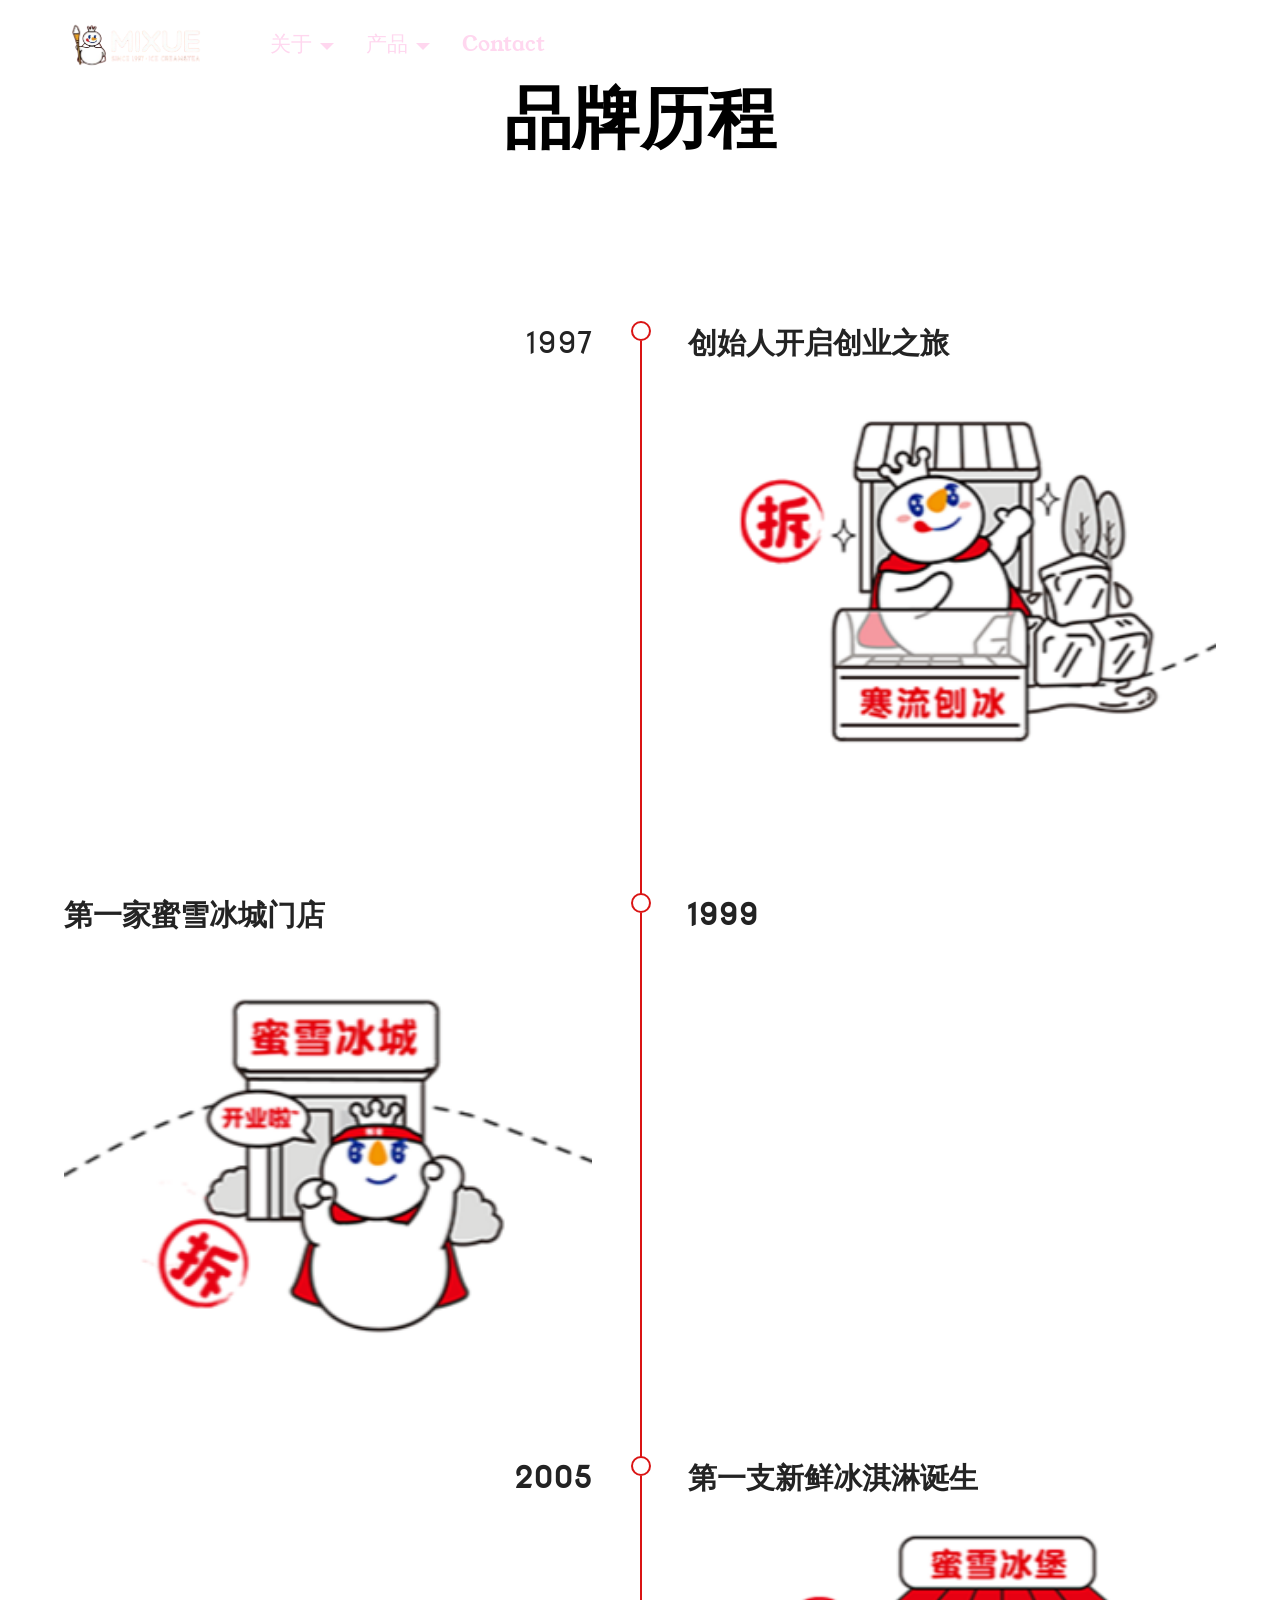
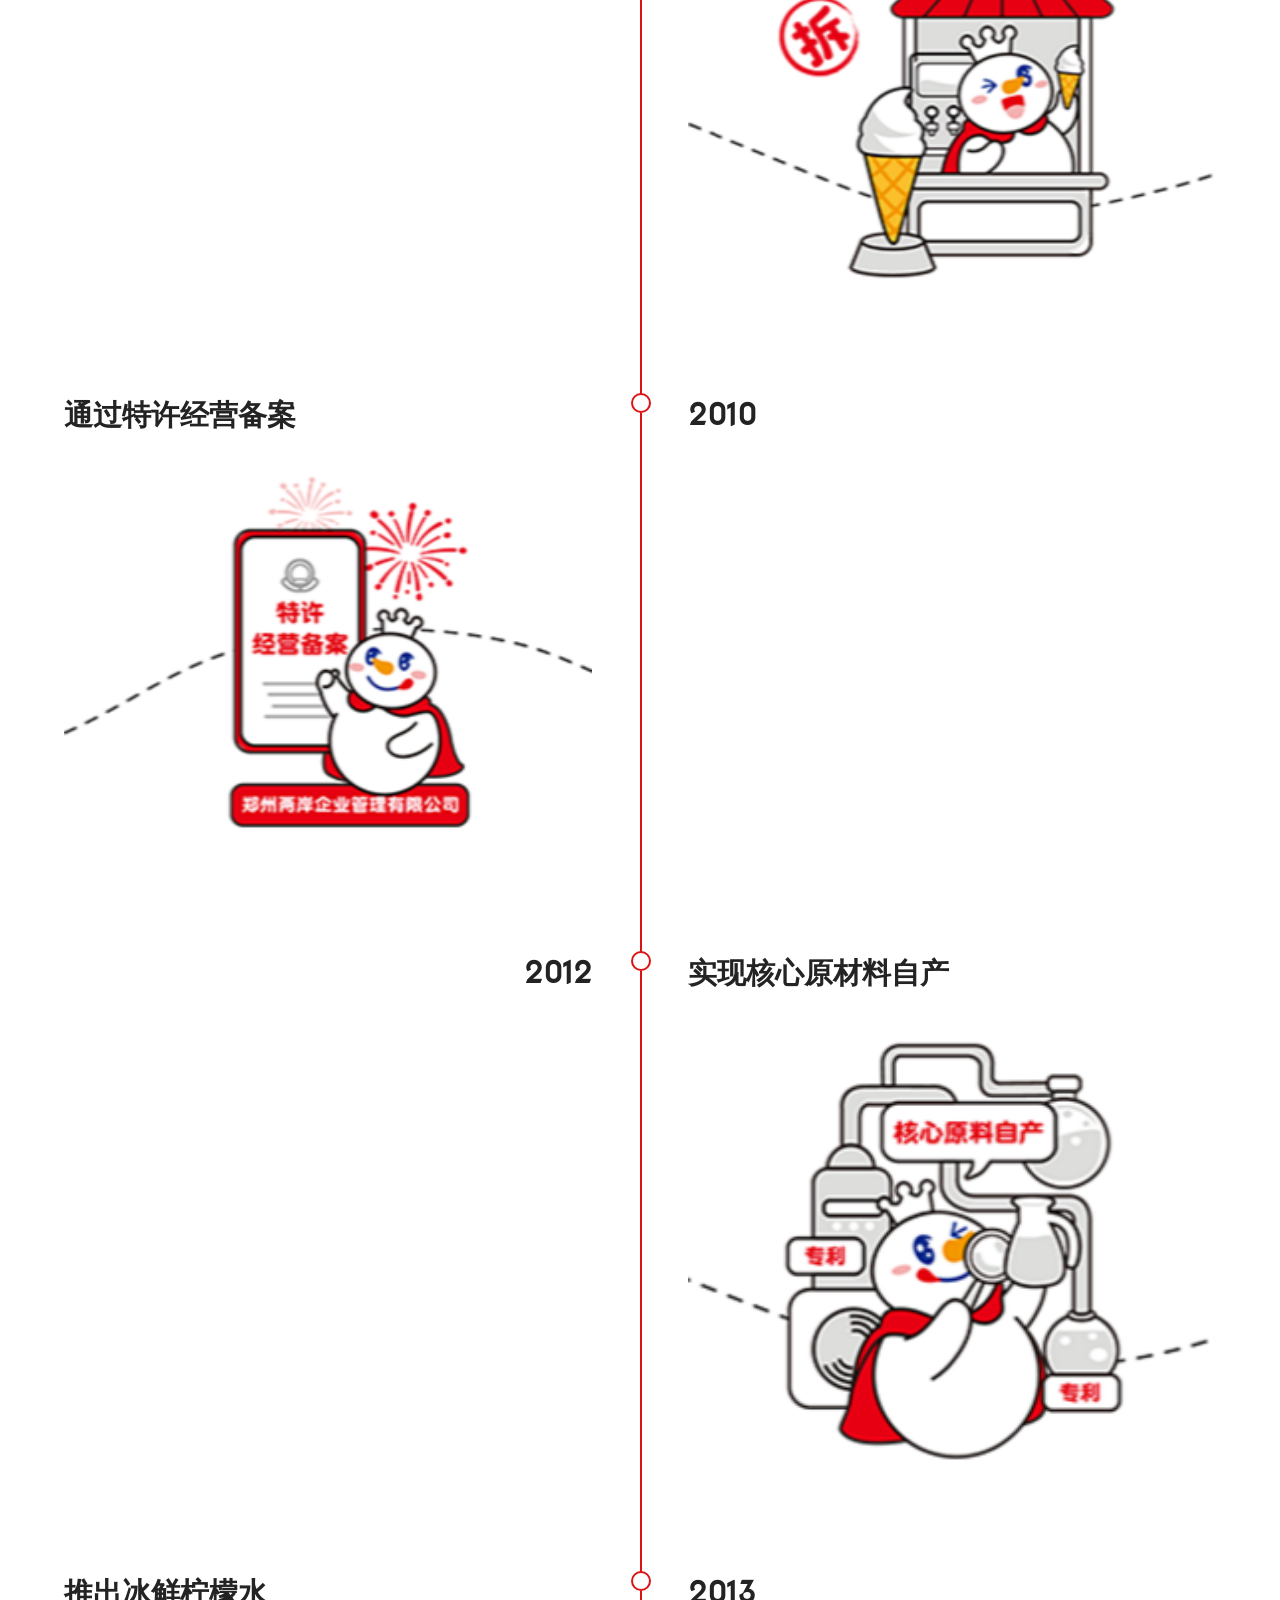
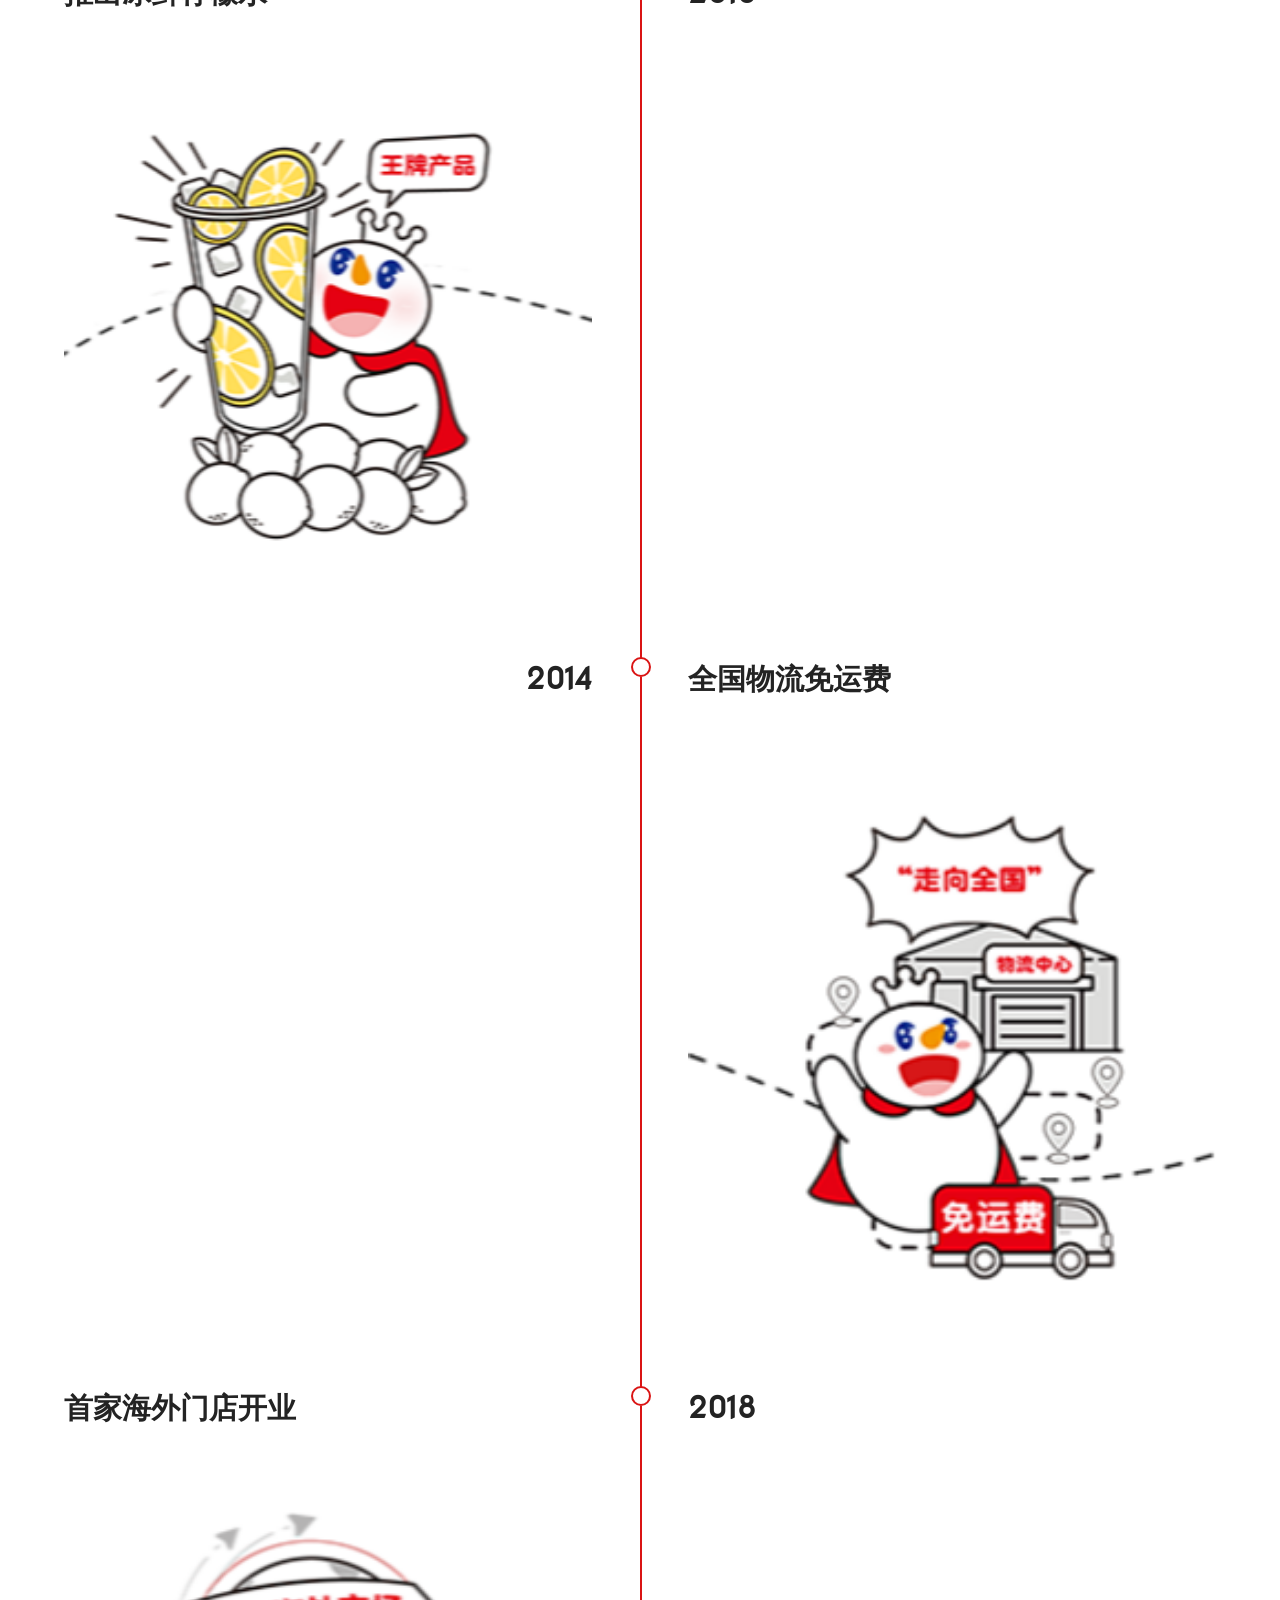
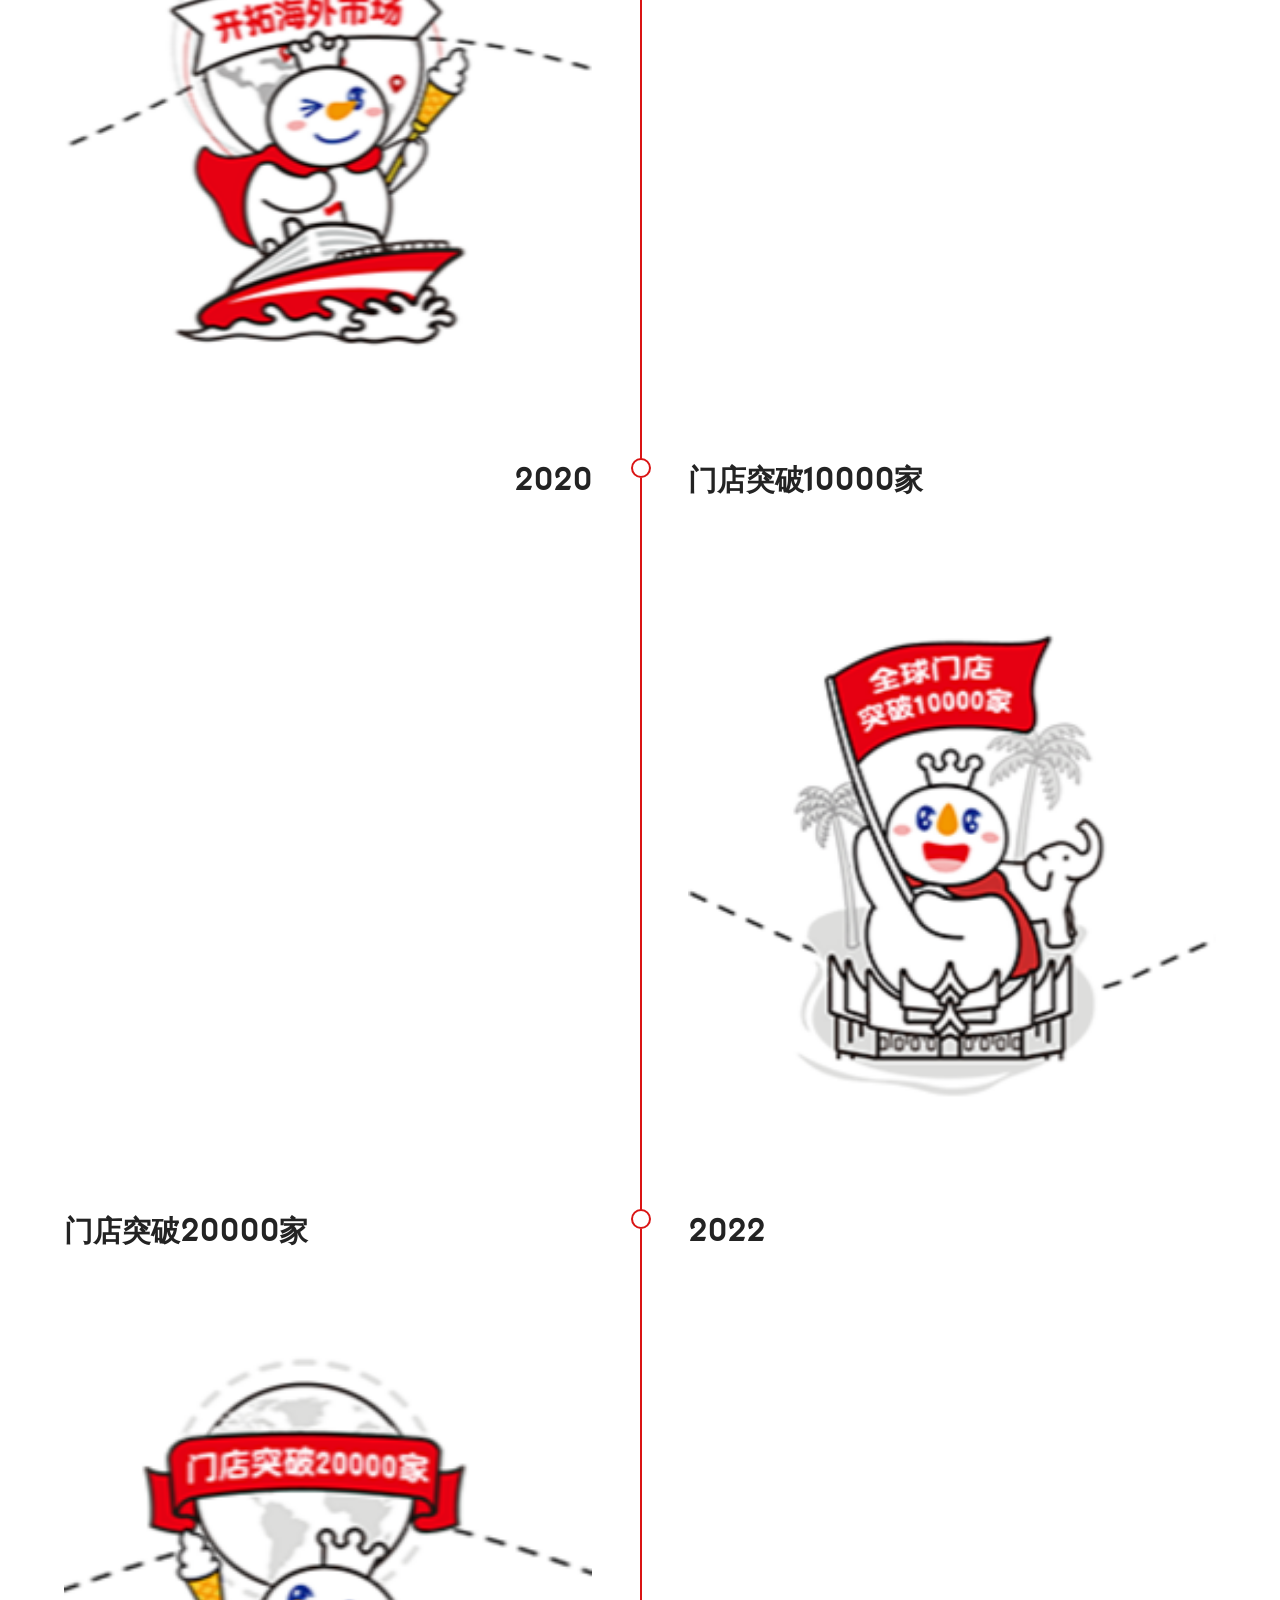
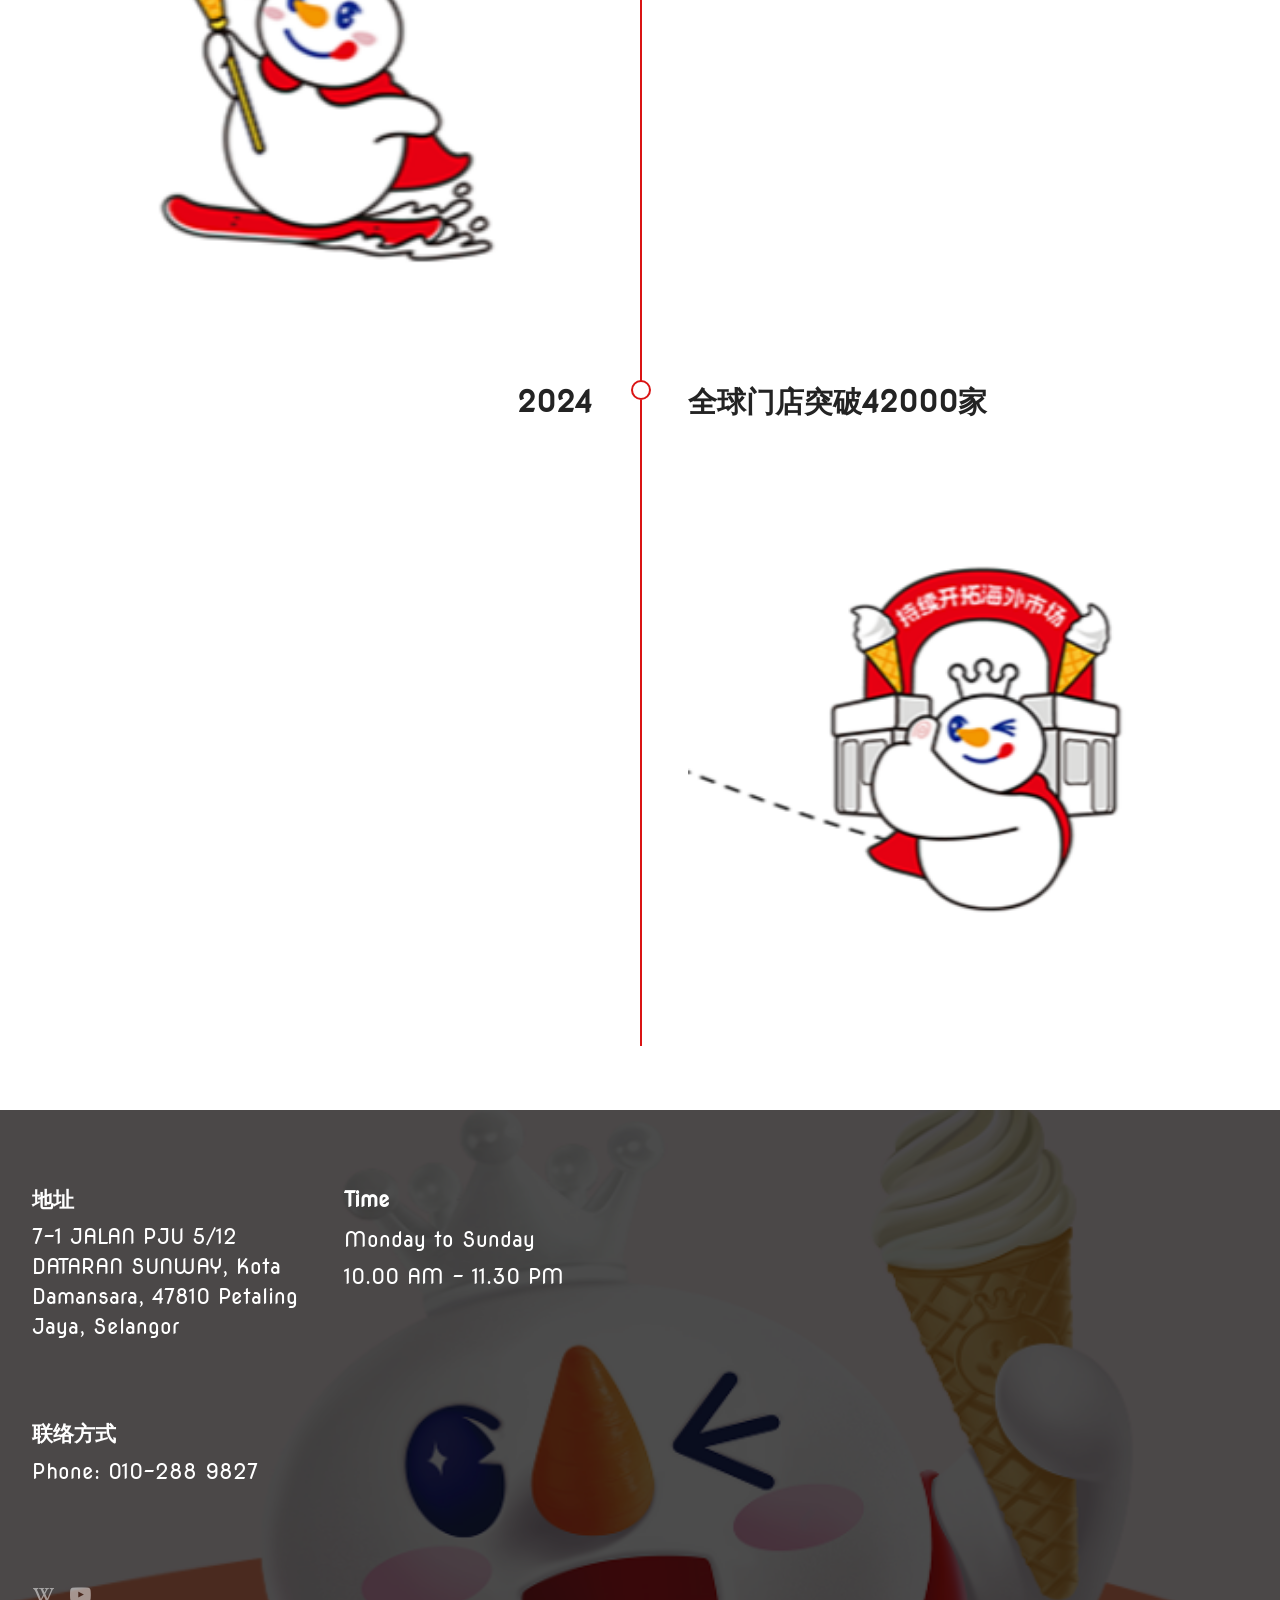
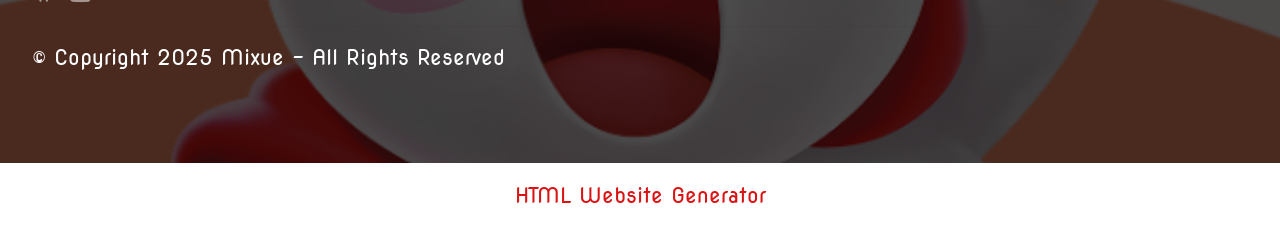
<file: page4.html>
<!DOCTYPE html>
<html  >
<head>
  <!-- Site made with Mobirise Website Builder v6.1.4, https://mobirise.com -->
  <meta charset="UTF-8">
  <meta http-equiv="X-UA-Compatible" content="IE=edge">
  <meta name="generator" content="Mobirise v6.1.4, mobirise.com">
  <meta name="viewport" content="width=device-width, initial-scale=1, minimum-scale=1">
  <link rel="shortcut icon" href="assets/images/logo-1.jpg" type="image/x-icon">
  <meta name="description" content="">
  
  
  <title>关于-品牌历程</title>
  <link rel="stylesheet" href="assets/web/assets/mobirise-icons2/mobirise2.css">
  <link rel="stylesheet" href="assets/bootstrap/css/bootstrap.min.css">
  <link rel="stylesheet" href="assets/dropdown/css/style.css">
  <link rel="stylesheet" href="assets/socicon/css/styles.css">
  <link rel="stylesheet" href="assets/theme/css/style.css">
  <link rel="preload" href="https://fonts.googleapis.com/css?family=Inter+Tight:100,200,300,400,500,600,700,800,900,100i,200i,300i,400i,500i,600i,700i,800i,900i&display=swap" as="style" onload="this.onload=null;this.rel='stylesheet'">
  <noscript><link rel="stylesheet" href="https://fonts.googleapis.com/css?family=Inter+Tight:100,200,300,400,500,600,700,800,900,100i,200i,300i,400i,500i,600i,700i,800i,900i&display=swap"></noscript>
  <link rel="preload" href="https://fonts.googleapis.com/css?family=Nova+Round:400&display=swap" as="style" onload="this.onload=null;this.rel='stylesheet'">
  <noscript><link rel="stylesheet" href="https://fonts.googleapis.com/css?family=Nova+Round:400&display=swap"></noscript>
  <link rel="preload" href="https://fonts.googleapis.com/css?family=Young+Serif:400&display=swap" as="style" onload="this.onload=null;this.rel='stylesheet'">
  <noscript><link rel="stylesheet" href="https://fonts.googleapis.com/css?family=Young+Serif:400&display=swap"></noscript>
  <link rel="preload" as="style" href="assets/mobirise/css/mbr-additional.css?v=iyU5aI"><link rel="stylesheet" href="assets/mobirise/css/mbr-additional.css?v=iyU5aI" type="text/css">

  
  
  
</head>
<body>
  
  <section data-bs-version="5.1" class="menu menu6 cid-uYWJ3AOIdY" once="menu" id="menu06-4a">
	

	<nav class="navbar navbar-dropdown opacityScroll navbar-fixed-top navbar-expand-lg">
		<div class="container">
			<div class="navbar-brand">
				<span class="navbar-logo">
					<a href="index.html">
						<img src="assets/images/rb.png" alt="Mobirise Website Builder" style="height: 5rem;">
					</a>
				</span>
				
			</div>
			<button class="navbar-toggler" type="button" data-toggle="collapse" data-bs-toggle="collapse" data-target="#navbarSupportedContent" data-bs-target="#navbarSupportedContent" aria-controls="navbarNavAltMarkup" aria-expanded="false" aria-label="Toggle navigation">
				<div class="hamburger">
					<span></span>
					<span></span>
					<span></span>
					<span></span>
				</div>
			</button>
			<div class="collapse navbar-collapse opacityScroll" id="navbarSupportedContent">
				<ul class="navbar-nav nav-dropdown nav-right" data-app-modern-menu="true"><li class="nav-item dropdown">
						<a class="nav-link link dropdown-toggle text-secondary display-4" href="https://mobiri.se" data-toggle="dropdown-submenu" data-bs-toggle="dropdown" data-bs-auto-close="outside" aria-expanded="false">关于</a><div class="dropdown-menu" aria-labelledby="dropdown-857"><a class="dropdown-item text-secondary text-primary display-4" href="page1.html">品牌故事</a><a class="dropdown-item text-secondary text-primary display-4" href="page2.html">雪王简介</a><a class="show dropdown-item text-secondary text-primary display-4" href="page4.html">品牌历程</a><a class="show dropdown-item text-secondary text-primary display-4" href="page5.html">企业文化</a></div>
					</li>
					<li class="nav-item dropdown">
						<a class="nav-link link dropdown-toggle text-secondary display-4" href="https://mobiri.se" aria-expanded="false" data-toggle="dropdown-submenu" data-bs-toggle="dropdown" data-bs-auto-close="outside">产品</a><div class="dropdown-menu" aria-labelledby="dropdown-989"><div class="dropdown"><a class="dropdown-item text-secondary text-primary dropdown-toggle display-4" href="page6.html" aria-expanded="false" data-toggle="dropdown-submenu" data-bs-toggle="dropdown" data-bs-auto-close="outside">系列</a><div class="dropdown-menu dropdown-submenu" aria-labelledby="dropdown-526"><a class="dropdown-item text-secondary text-primary show display-4" href="page8.html">冰淇淋系列</a><a class="dropdown-item text-secondary text-primary display-4" href="page9.html">水果茶系列</a><a class="dropdown-item text-secondary text-primary show display-4" href="page10.html">奶茶系列</a><a class="dropdown-item text-secondary text-primary show display-4" href="page11.html">咖啡</a></div></div></div>
					</li><li class="nav-item"><a class="nav-link link text-secondary text-primary display-4" href="page12.html">Contact</a></li></ul>
				
				
			</div>
		</div>
	</nav>
</section>

<section data-bs-version="5.1" class="article14 cid-uYWJ3BicJU" id="article14-4d">
    
    <div class="container">
        <div class="row justify-content-center">
            <div class="col-md-12 col-lg-10">
                <h3 class="mbr-section-title mbr-fonts-style display-1"><strong>品牌历程</strong></h3>
                
            </div>
        </div>
    </div>
</section>

<section data-bs-version="5.1" class="timeline1 cid-uYWJ3Bq92L" id="timeline1-4e">
    

    
    
    <div class="timelines-container container" mbri-timelines="">
        
        <div class="row timeline-element mb-2 mt-4">
            <div class="timeline-date col-12 col-md-6">
                <div class="timeline-date-wrapper">
                    <p class="mbr-timeline-date mbr-fonts-style display-5">1997</p>
                </div>
            </div>
            <span class="iconBackground"></span>
            <div class="col-12 col-md-6">
                <div class="timeline-text-wrapper">
                    <h4 class="mbr-timeline-title mbr-fonts-style mb-4 display-5">
                        <strong>创始人开启创业之旅</strong>
                    </h4>
                    <div class="image-wrapper mb-4">
                        <img src="assets/images/screenshot-2025-10-14.png" alt="Mobirise Website Builder" title="">
                    </div>
                    <p class="mbr-text mbr-fonts-style display-7"></p>
                </div>
            </div>
        </div>
        <div class="row timeline-element mb-2">
            <div class="col-12 col-md-6">
                <div class="timeline-text-wrapper">
                    <h4 class="mbr-timeline-title mbr-fonts-style mb-4 display-5">
                        <strong>第一家蜜雪冰城门店</strong>
                    </h4>
                    <div class="image-wrapper mb-4">
                        <img src="assets/images/screenshot-2025-10-15.png" alt="Mobirise Website Builder" title="">
                    </div>
                    <p class="mbr-text mbr-fonts-style display-7"></p>
                </div>
            </div>
            <span class="iconBackground"></span>
            <div class="timeline-date col-12 col-md-6">
                <div class="timeline-date-wrapper">
                    <p class="mbr-timeline-date mbr-fonts-style display-5">
                        <strong>1999</strong></p>
                </div>
            </div>
        </div>
        <div class="row timeline-element mb-2">
            <div class="timeline-date col-12 col-md-6">
                <div class="timeline-date-wrapper">
                    <p class="mbr-timeline-date mbr-fonts-style display-5">
                        <strong>2005</strong></p>
                </div>
            </div>
            <span class="iconBackground"></span>
            <div class="col-12 col-md-6">
                <div class="timeline-text-wrapper">
                    <h4 class="mbr-timeline-title mbr-fonts-style mb-4 display-5">
                        <strong>第一支新鲜冰淇淋诞生</strong>
                    </h4>
                    <div class="image-wrapper mb-4">
                        <img src="assets/images/screenshot-2025-10-16.png" alt="Mobirise Website Builder" title="">
                    </div>
                    <p class="mbr-text mbr-fonts-style display-7"></p>
                </div>
            </div>
        </div>
        <div class="row timeline-element mb-2">
            <div class="col-12 col-md-6">
                <div class="timeline-text-wrapper">
                    <h4 class="mbr-timeline-title mbr-fonts-style mb-4 display-5">
                        <strong>通过特许经营备案</strong>
                    </h4>
                    <div class="image-wrapper mb-4">
                        <img src="assets/images/screenshot-2025-10-17.png" alt="Mobirise Website Builder" title="">
                    </div>
                    <p class="mbr-text mbr-fonts-style display-7"></p>
                </div>
            </div>
            <span class="iconBackground"></span>
            <div class="timeline-date col-12 col-md-6">
                <div class="timeline-date-wrapper">
                    <p class="mbr-timeline-date mbr-fonts-style display-5">
                        <strong>2010</strong></p>
                </div>
            </div>
        </div>
        <div class="row timeline-element mb-2">
            <div class="timeline-date col-12 col-md-6">
                <div class="timeline-date-wrapper">
                    <p class="mbr-timeline-date mbr-fonts-style display-5"><strong>2012</strong></p>
                </div>
            </div>
            <span class="iconBackground"></span>
            <div class="col-12 col-md-6">
                <div class="timeline-text-wrapper">
                    <h4 class="mbr-timeline-title mbr-fonts-style mb-4 display-5">
                        <strong>实现核心原材料自产</strong>
                    </h4>
                    <div class="image-wrapper mb-4">
                        <img src="assets/images/screenshot-2025-10-18.png" alt="Mobirise Website Builder" title="">
                    </div>
                    <p class="mbr-text mbr-fonts-style display-7"></p>
                </div>
            </div>
        </div>
        <div class="row timeline-element mb-2">
            <div class="col-12 col-md-6">
                <div class="timeline-text-wrapper">
                    <h4 class="mbr-timeline-title mbr-fonts-style mb-4 display-5">
                        <strong>推出冰鲜柠檬水</strong>
                    </h4>
                    <div class="image-wrapper mb-4">
                        <img src="assets/images/screenshot-2025-10-19.png" alt="Mobirise Website Builder" title="">
                    </div>
                    <p class="mbr-text mbr-fonts-style display-7"></p>
                </div>
            </div>
            <span class="iconBackground"></span>
            <div class="timeline-date col-12 col-md-6">
                <div class="timeline-date-wrapper">
                    <p class="mbr-timeline-date mbr-fonts-style display-5">
                        <strong>2013</strong></p>
                </div>
            </div>
        </div>
        <div class="row timeline-element mb-2">
            <div class="timeline-date col-12 col-md-6">
                <div class="timeline-date-wrapper">
                    <p class="mbr-timeline-date mbr-fonts-style display-5">
                        <strong>2014</strong></p>
                </div>
            </div>
            <span class="iconBackground"></span>
            <div class="col-12 col-md-6">
                <div class="timeline-text-wrapper">
                    <h4 class="mbr-timeline-title mbr-fonts-style mb-4 display-5">
                        <strong>全国物流免运费</strong>
                    </h4>
                    <div class="image-wrapper mb-4">
                        <img src="assets/images/screenshot-2025-10-22.png" alt="Mobirise Website Builder" title="">
                    </div>
                    <p class="mbr-text mbr-fonts-style display-7"></p>
                </div>
            </div>
        </div>
        <div class="row timeline-element mb-2">
            <div class="col-12 col-md-6">
                <div class="timeline-text-wrapper">
                    <h4 class="mbr-timeline-title mbr-fonts-style mb-4 display-5">
                        <strong>首家海外门店开业</strong>
                    </h4>
                    <div class="image-wrapper mb-4">
                        <img src="assets/images/screenshot-2025-10-21.png" alt="Mobirise Website Builder" title="">
                    </div>
                    <p class="mbr-text mbr-fonts-style display-7"></p>
                </div>
            </div>
            <span class="iconBackground"></span>
            <div class="timeline-date col-12 col-md-6">
                <div class="timeline-date-wrapper">
                    <p class="mbr-timeline-date mbr-fonts-style display-5">
                        <strong>2018</strong></p>
                </div>
            </div>
        </div>
        <div class="row timeline-element mb-2">
            <div class="timeline-date col-12 col-md-6">
                <div class="timeline-date-wrapper">
                    <p class="mbr-timeline-date mbr-fonts-style display-5"><strong>2020</strong></p>
                </div>
            </div>
            <span class="iconBackground"></span>
            <div class="col-12 col-md-6">
                <div class="timeline-text-wrapper">
                    <h4 class="mbr-timeline-title mbr-fonts-style mb-4 display-5">
                        <strong>门店突破10000家</strong>
                    </h4>
                    <div class="image-wrapper mb-4">
                        <img src="assets/images/screenshot-2025-10-23.png" alt="Mobirise Website Builder" title="">
                    </div>
                    <p class="mbr-text mbr-fonts-style display-7"></p>
                </div>
            </div>
        </div>
        <div class="row timeline-element mb-2">
            <div class="col-12 col-md-6">
                <div class="timeline-text-wrapper">
                    <h4 class="mbr-timeline-title mbr-fonts-style mb-4 display-5">
                        <strong>门店突破20000家</strong>
                    </h4>
                    <div class="image-wrapper mb-4">
                        <img src="assets/images/screenshot-2025-10-24.png" alt="Mobirise Website Builder" title="">
                    </div>
                    <p class="mbr-text mbr-fonts-style display-7"></p>
                </div>
            </div>
            <span class="iconBackground"></span>
            <div class="timeline-date col-12 col-md-6">
                <div class="timeline-date-wrapper">
                    <p class="mbr-timeline-date mbr-fonts-style display-5"><strong>2022</strong></p>
                </div>
            </div>
        </div>
        <div class="row timeline-element mb-2">
            <div class="timeline-date col-12 col-md-6">
                <div class="timeline-date-wrapper">
                    <p class="mbr-timeline-date mbr-fonts-style display-5"><strong>2024</strong></p>
                </div>
            </div>
            <span class="iconBackground"></span>
            <div class="col-12 col-md-6">
                <div class="timeline-text-wrapper">
                    <h4 class="mbr-timeline-title mbr-fonts-style mb-4 display-5">
                        <strong>全球门店突破42000家</strong>
                    </h4>
                    <div class="image-wrapper mb-4">
                        <img src="assets/images/screenshot-2025-10-25.png" alt="Mobirise Website Builder" title="">
                    </div>
                    <p class="mbr-text mbr-fonts-style display-7"></p>
                </div>
            </div>
        </div>
        
    </div>
</section>

<section data-bs-version="5.1" class="footer6 cid-uYWJ3DdT4O" once="footers" id="footer6-4l">

    

    <div class="mbr-overlay" style="opacity: 0.7; background-color: rgb(0, 0, 0);"></div>

    <div class="container">
        <div class="row content mbr-white">
            <div class="col-12 col-md-3 mbr-fonts-style display-7">
                <h5 class="mbr-section-subtitle mbr-fonts-style mb-2 display-7">
                    <strong>地址</strong>
                </h5>
                <p class="mbr-text mbr-fonts-style display-7">7-1 JALAN PJU 5/12 DATARAN SUNWAY, Kota Damansara, 47810 Petaling Jaya, Selangor
                </p> <br>
                <h5 class="mbr-section-subtitle mbr-fonts-style mb-2 mt-4 display-7">
                    <strong>联络方式</strong></h5>
                <p class="mbr-text mbr-fonts-style mb-4 display-7">Phone:&nbsp;010-288 9827<br></p>
            </div>
            <div class="col-12 col-md-3 mbr-fonts-style display-7">
                <h5 class="mbr-section-subtitle mbr-fonts-style mb-2 display-7"><strong>Time</strong></h5>
                <ul class="list mbr-fonts-style mb-4 display-7">
                    <li class="mbr-text item-wrap">Monday to Sunday&nbsp;</li><li class="mbr-text item-wrap">10.00 AM - 11.30 PM&nbsp;</li>
                </ul>
                <h5 class="mbr-section-subtitle mbr-fonts-style mb-2 mt-5 display-7"></h5>
                <p class="mbr-text mbr-fonts-style mb-4 display-7"></p>
            </div>
            <div class="col-12 col-md-6">
                <div class="google-map"><iframe frameborder="0" style="border:0" src="https://www.google.com/maps/embed/v1/place?key=AIzaSyCt1265A4qvZy9HKUeA8J15AOC4SrCyZe4&amp;q=7-1 JALAN PJU 5/12 DATARAN SUNWAY, Kota Damansara, 47810 Petaling Jaya, Selangor" allowfullscreen=""></iframe></div>
            </div>
            <div class="col-md-6">
                <div class="social-list align-left">
                    <div class="soc-item">
                        <a href="https://zh.wikipedia.org/zh-my/%E8%9C%9C%E9%9B%AA%E5%86%B0%E5%9F%8E" target="_blank">
                            <span class="mbr-iconfont mbr-iconfont-social socicon-wikipedia socicon"></span>
                        </a>
                    </div>
                    <div class="soc-item">
                        <a href="https://www.youtube.com/@MIXUEMalaysia/videos" target="_blank">
                            <span class="mbr-iconfont mbr-iconfont-social socicon-youtube socicon"></span>
                        </a>
                    </div>
                    
                    
                    
                    
                </div>
            </div>
        </div>
        <div class="footer-lower">
            <div class="media-container-row">
                <div class="col-sm-12">
                    <hr>
                </div>
            </div>
            <div class="col-sm-12 copyright pl-0">
                <p class="mbr-text mbr-fonts-style mbr-white display-7">
                    © Copyright 2025 Mixue - All Rights Reserved
                </p>
            </div>
        </div>
    </div>
</section><section class="display-7" style="padding: 0;align-items: center;justify-content: center;flex-wrap: wrap;    align-content: center;display: flex;position: relative;height: 4rem;"><a href="https://mobiri.se/" style="flex: 1 1;height: 4rem;position: absolute;width: 100%;z-index: 1;"><img alt="" style="height: 4rem;" src="[data-uri]"></a><p style="margin: 0;text-align: center;" class="display-7">&#8204;</p><a style="z-index:1" href="https://mobirise.com/html-builder.html">HTML Website Generator</a></section><script src="assets/bootstrap/js/bootstrap.bundle.min.js"></script>  <script src="assets/smoothscroll/smooth-scroll.js"></script>  <script src="assets/ytplayer/index.js"></script>  <script src="assets/dropdown/js/navbar-dropdown.js"></script>  <script src="assets/theme/js/script.js"></script>  
  
  
</body>
</html>
</file>
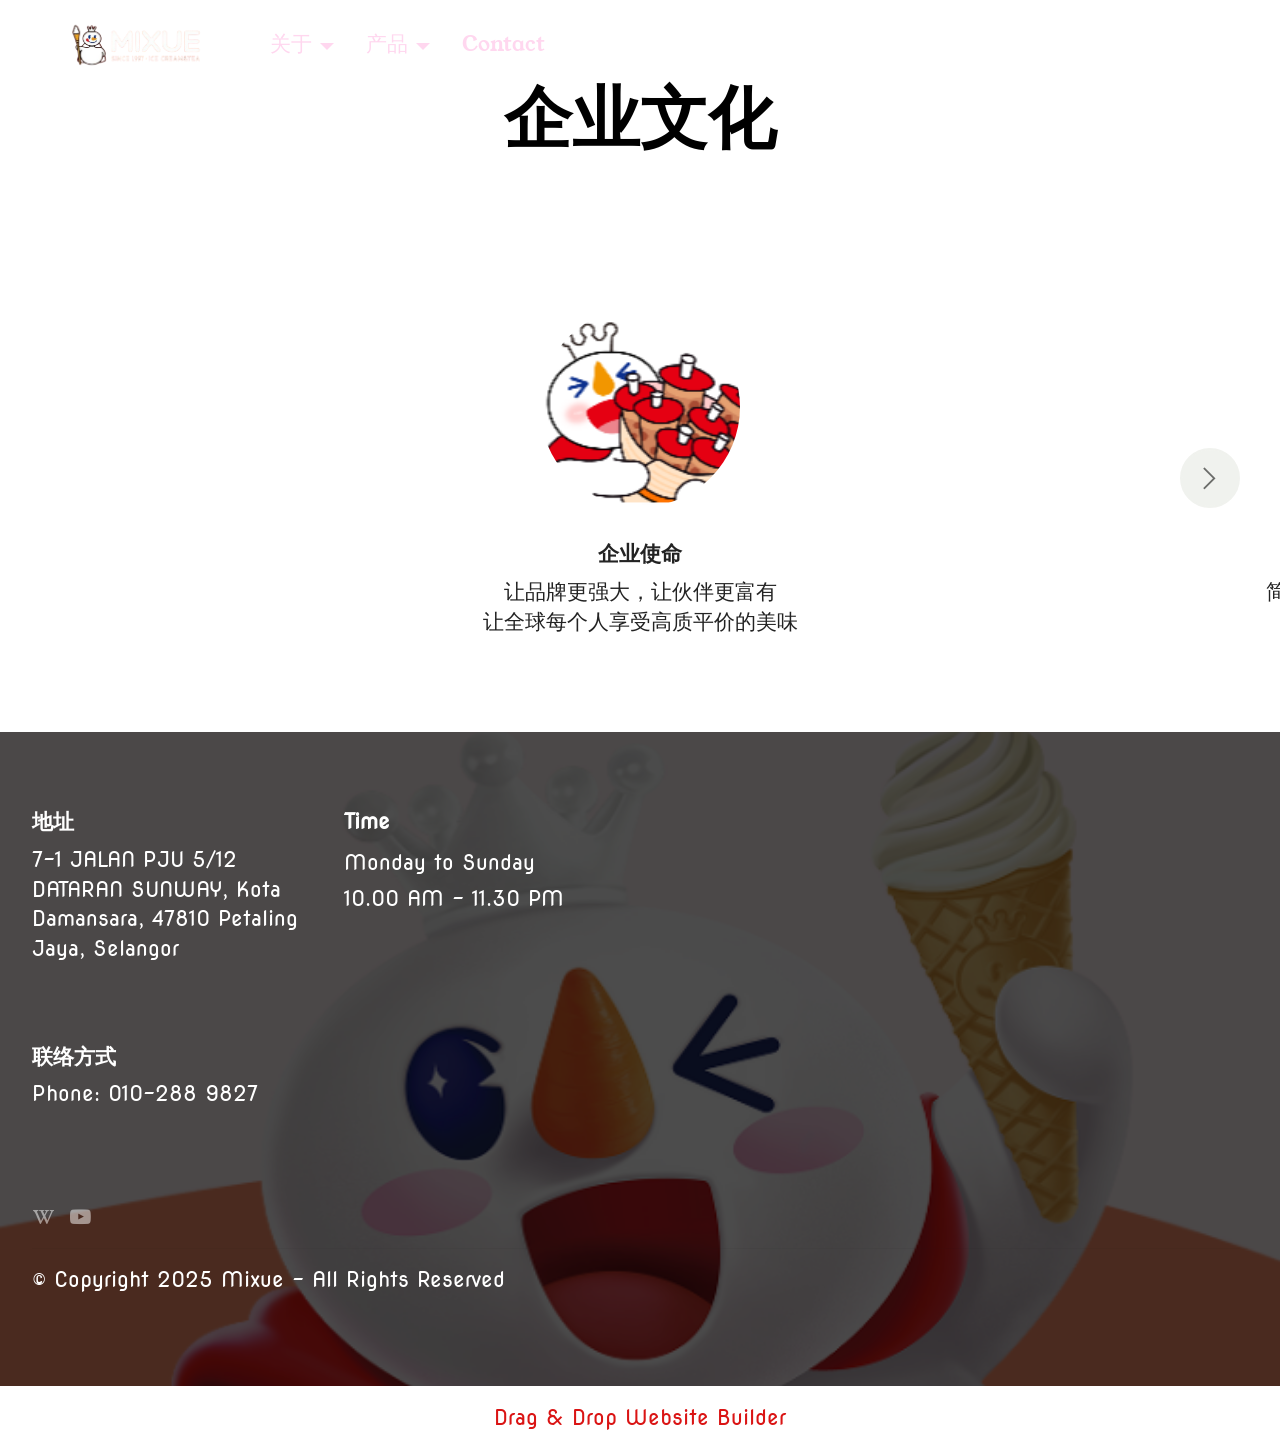
<file: page5.html>
<!DOCTYPE html>
<html  >
<head>
  <!-- Site made with Mobirise Website Builder v6.1.4, https://mobirise.com -->
  <meta charset="UTF-8">
  <meta http-equiv="X-UA-Compatible" content="IE=edge">
  <meta name="generator" content="Mobirise v6.1.4, mobirise.com">
  <meta name="viewport" content="width=device-width, initial-scale=1, minimum-scale=1">
  <link rel="shortcut icon" href="assets/images/logo-1.jpg" type="image/x-icon">
  <meta name="description" content="">
  
  
  <title>关于-企业文化</title>
  <link rel="stylesheet" href="assets/web/assets/mobirise-icons2/mobirise2.css">
  <link rel="stylesheet" href="assets/bootstrap/css/bootstrap.min.css">
  <link rel="stylesheet" href="assets/dropdown/css/style.css">
  <link rel="stylesheet" href="assets/socicon/css/styles.css">
  <link rel="stylesheet" href="assets/theme/css/style.css">
  <link rel="preload" href="https://fonts.googleapis.com/css?family=Inter+Tight:100,200,300,400,500,600,700,800,900,100i,200i,300i,400i,500i,600i,700i,800i,900i&display=swap" as="style" onload="this.onload=null;this.rel='stylesheet'">
  <noscript><link rel="stylesheet" href="https://fonts.googleapis.com/css?family=Inter+Tight:100,200,300,400,500,600,700,800,900,100i,200i,300i,400i,500i,600i,700i,800i,900i&display=swap"></noscript>
  <link rel="preload" href="https://fonts.googleapis.com/css?family=Nova+Round:400&display=swap" as="style" onload="this.onload=null;this.rel='stylesheet'">
  <noscript><link rel="stylesheet" href="https://fonts.googleapis.com/css?family=Nova+Round:400&display=swap"></noscript>
  <link rel="preload" href="https://fonts.googleapis.com/css?family=Young+Serif:400&display=swap" as="style" onload="this.onload=null;this.rel='stylesheet'">
  <noscript><link rel="stylesheet" href="https://fonts.googleapis.com/css?family=Young+Serif:400&display=swap"></noscript>
  <link rel="preload" as="style" href="assets/mobirise/css/mbr-additional.css?v=yZQbTp"><link rel="stylesheet" href="assets/mobirise/css/mbr-additional.css?v=yZQbTp" type="text/css">

  
  
  
</head>
<body>
  
  <section data-bs-version="5.1" class="menu menu6 cid-uYWJeAKzBA" once="menu" id="menu06-4m">
	

	<nav class="navbar navbar-dropdown opacityScroll navbar-fixed-top navbar-expand-lg">
		<div class="container">
			<div class="navbar-brand">
				<span class="navbar-logo">
					<a href="index.html">
						<img src="assets/images/rb.png" alt="Mobirise Website Builder" style="height: 5rem;">
					</a>
				</span>
				
			</div>
			<button class="navbar-toggler" type="button" data-toggle="collapse" data-bs-toggle="collapse" data-target="#navbarSupportedContent" data-bs-target="#navbarSupportedContent" aria-controls="navbarNavAltMarkup" aria-expanded="false" aria-label="Toggle navigation">
				<div class="hamburger">
					<span></span>
					<span></span>
					<span></span>
					<span></span>
				</div>
			</button>
			<div class="collapse navbar-collapse opacityScroll" id="navbarSupportedContent">
				<ul class="navbar-nav nav-dropdown nav-right" data-app-modern-menu="true"><li class="nav-item dropdown">
						<a class="nav-link link dropdown-toggle text-secondary display-4" href="https://mobiri.se" data-toggle="dropdown-submenu" data-bs-toggle="dropdown" data-bs-auto-close="outside" aria-expanded="false">关于</a><div class="dropdown-menu" aria-labelledby="dropdown-857"><a class="dropdown-item text-secondary text-primary display-4" href="page1.html">品牌故事</a><a class="dropdown-item text-secondary text-primary display-4" href="page2.html">雪王简介</a><a class="show dropdown-item text-secondary text-primary display-4" href="page4.html">品牌历程</a><a class="show dropdown-item text-secondary text-primary display-4" href="page5.html">企业文化</a></div>
					</li>
					<li class="nav-item dropdown">
						<a class="nav-link link dropdown-toggle text-secondary display-4" href="https://mobiri.se" aria-expanded="false" data-toggle="dropdown-submenu" data-bs-toggle="dropdown" data-bs-auto-close="outside">产品</a><div class="dropdown-menu" aria-labelledby="dropdown-989"><div class="dropdown"><a class="dropdown-item text-secondary text-primary dropdown-toggle display-4" href="page6.html" aria-expanded="false" data-toggle="dropdown-submenu" data-bs-toggle="dropdown" data-bs-auto-close="outside">系列</a><div class="dropdown-menu dropdown-submenu" aria-labelledby="dropdown-526"><a class="dropdown-item text-secondary text-primary show display-4" href="page8.html">冰淇淋系列</a><a class="dropdown-item text-secondary text-primary display-4" href="page9.html">水果茶系列</a><a class="dropdown-item text-secondary text-primary show display-4" href="page10.html">奶茶系列</a><a class="dropdown-item text-secondary text-primary show display-4" href="page11.html">咖啡</a></div></div></div>
					</li><li class="nav-item"><a class="nav-link link text-secondary text-primary display-4" href="page12.html">Contact</a></li></ul>
				
				
			</div>
		</div>
	</nav>
</section>

<section data-bs-version="5.1" class="article14 cid-uYWJeBEVkj" id="article14-4p">
    
    <div class="container">
        <div class="row justify-content-center">
            <div class="col-md-12 col-lg-10">
                <h3 class="mbr-section-title mbr-fonts-style display-1"><strong>企业文化</strong></h3>
                
            </div>
        </div>
    </div>
</section>

<section data-bs-version="5.1" class="people5 mbr-embla cid-uYWJeBPhz6" id="people5-4q">

    

    
    

    <div class="position-relative text-center">
        

        <div class="embla" data-skip-snaps="true" data-align="center" data-auto-play-interval="5" data-draggable="true">
            <div class="embla__viewport container-fluid">
                <div class="embla__container">
                    <div class="embla__slide slider-image item" style="margin-left: 7rem; margin-right: 7rem;">
                        <div class="user">
                            <div class="user_image">
                                <div class="item-wrapper position-relative">
                                    <img src="assets/images/screenshot-2025-10-31.png" alt="Mobirise Website Builder">
                                </div>
                            </div>
                            <div class="user_text mb-4">
                                <p class="mbr-fonts-style display-7"></p>
                            </div>
                            <div class="user_name mbr-fonts-style mb-2 display-7">
                                <strong>企业使命</strong></div>
                            <div class="user_desk mbr-fonts-style display-7">
                                让品牌更强大，让伙伴更富有
                            <div>让全球每个人享受高质平价的美味</div></div>
                        </div>
                    </div>
                    <div class="embla__slide slider-image item" style="margin-left: 7rem; margin-right: 7rem;">
                        <div class="user">
                            <div class="user_image">
                                <div class="item-wrapper position-relative">
                                    <img src="assets/images/screenshot-2025-10-29.png" alt="Mobirise Website Builder">
                                </div>
                            </div>
                            <div class="user_text mb-4">
                                <p class="mbr-fonts-style display-7"></p>
                            </div>
                            <div class="user_name mbr-fonts-style mb-2 display-7">
                                <strong>企业愿景</strong>
                            </div>
                            <div class="user_desk mbr-fonts-style display-7">
                                简单，专注，做受人尊敬的百年品牌</div>
                        </div>
                    </div>
                    <div class="embla__slide slider-image item" style="margin-left: 7rem; margin-right: 7rem;">
                        <div class="user">
                            <div class="user_image">
                                <div class="item-wrapper position-relative">
                                    <img src="assets/images/screenshot-2025-10-30.png" alt="Mobirise Website Builder">
                                </div>
                            </div>
                            <div class="user_text mb-4">
                                <p class="mbr-fonts-style display-7"></p>
                            </div>
                            <div class="user_name mbr-fonts-style mb-2 display-7">
                                <strong>核心价值观</strong></div>
                            <div class="user_desk mbr-fonts-style display-7">
                                真人真心真产品，不走捷径不骗人</div>
                        </div>
                    </div>
                </div>
            </div>
            <button class="embla__button embla__button--prev">
                <span class="mobi-mbri mobi-mbri-arrow-prev mbr-iconfont" aria-hidden="true"></span>
                <span class="sr-only visually-hidden visually-hidden">Previous</span>
            </button>
            <button class="embla__button embla__button--next">
                <span class="mobi-mbri mobi-mbri-arrow-next mbr-iconfont" aria-hidden="true"></span>
                <span class="sr-only visually-hidden visually-hidden">Next</span>
            </button>
        </div>
    </div>
</section>

<section data-bs-version="5.1" class="footer6 cid-uYWJeDiwNw" once="footers" id="footer6-4v">

    

    <div class="mbr-overlay" style="opacity: 0.7; background-color: rgb(0, 0, 0);"></div>

    <div class="container">
        <div class="row content mbr-white">
            <div class="col-12 col-md-3 mbr-fonts-style display-7">
                <h5 class="mbr-section-subtitle mbr-fonts-style mb-2 display-7">
                    <strong>地址</strong>
                </h5>
                <p class="mbr-text mbr-fonts-style display-7">7-1 JALAN PJU 5/12 DATARAN SUNWAY, Kota Damansara, 47810 Petaling Jaya, Selangor
                </p> <br>
                <h5 class="mbr-section-subtitle mbr-fonts-style mb-2 mt-4 display-7">
                    <strong>联络方式</strong></h5>
                <p class="mbr-text mbr-fonts-style mb-4 display-7">Phone:&nbsp;010-288 9827<br></p>
            </div>
            <div class="col-12 col-md-3 mbr-fonts-style display-7">
                <h5 class="mbr-section-subtitle mbr-fonts-style mb-2 display-7"><strong>Time</strong></h5>
                <ul class="list mbr-fonts-style mb-4 display-7">
                    <li class="mbr-text item-wrap">Monday to Sunday&nbsp;</li><li class="mbr-text item-wrap">10.00 AM - 11.30 PM&nbsp;</li>
                </ul>
                <h5 class="mbr-section-subtitle mbr-fonts-style mb-2 mt-5 display-7"></h5>
                <p class="mbr-text mbr-fonts-style mb-4 display-7"></p>
            </div>
            <div class="col-12 col-md-6">
                <div class="google-map"><iframe frameborder="0" style="border:0" src="https://www.google.com/maps/embed/v1/place?key=AIzaSyCt1265A4qvZy9HKUeA8J15AOC4SrCyZe4&amp;q=7-1 JALAN PJU 5/12 DATARAN SUNWAY, Kota Damansara, 47810 Petaling Jaya, Selangor" allowfullscreen=""></iframe></div>
            </div>
            <div class="col-md-6">
                <div class="social-list align-left">
                    <div class="soc-item">
                        <a href="https://zh.wikipedia.org/zh-my/%E8%9C%9C%E9%9B%AA%E5%86%B0%E5%9F%8E" target="_blank">
                            <span class="mbr-iconfont mbr-iconfont-social socicon-wikipedia socicon"></span>
                        </a>
                    </div>
                    <div class="soc-item">
                        <a href="https://www.youtube.com/@MIXUEMalaysia/videos" target="_blank">
                            <span class="mbr-iconfont mbr-iconfont-social socicon-youtube socicon"></span>
                        </a>
                    </div>
                    
                    
                    
                    
                </div>
            </div>
        </div>
        <div class="footer-lower">
            <div class="media-container-row">
                <div class="col-sm-12">
                    <hr>
                </div>
            </div>
            <div class="col-sm-12 copyright pl-0">
                <p class="mbr-text mbr-fonts-style mbr-white display-7">
                    © Copyright 2025 Mixue - All Rights Reserved
                </p>
            </div>
        </div>
    </div>
</section><section class="display-7" style="padding: 0;align-items: center;justify-content: center;flex-wrap: wrap;    align-content: center;display: flex;position: relative;height: 4rem;"><a href="https://mobiri.se/" style="flex: 1 1;height: 4rem;position: absolute;width: 100%;z-index: 1;"><img alt="" style="height: 4rem;" src="[data-uri]"></a><p style="margin: 0;text-align: center;" class="display-7">&#8204;</p><a style="z-index:1" href="https://mobirise.com/drag-drop-website-builder.html">Drag & Drop Website Builder</a></section><script src="assets/bootstrap/js/bootstrap.bundle.min.js"></script>  <script src="assets/smoothscroll/smooth-scroll.js"></script>  <script src="assets/ytplayer/index.js"></script>  <script src="assets/dropdown/js/navbar-dropdown.js"></script>  <script src="assets/embla/embla.min.js"></script>  <script src="assets/embla/script.js"></script>  <script src="assets/theme/js/script.js"></script>  
  
  
</body>
</html>
</file>
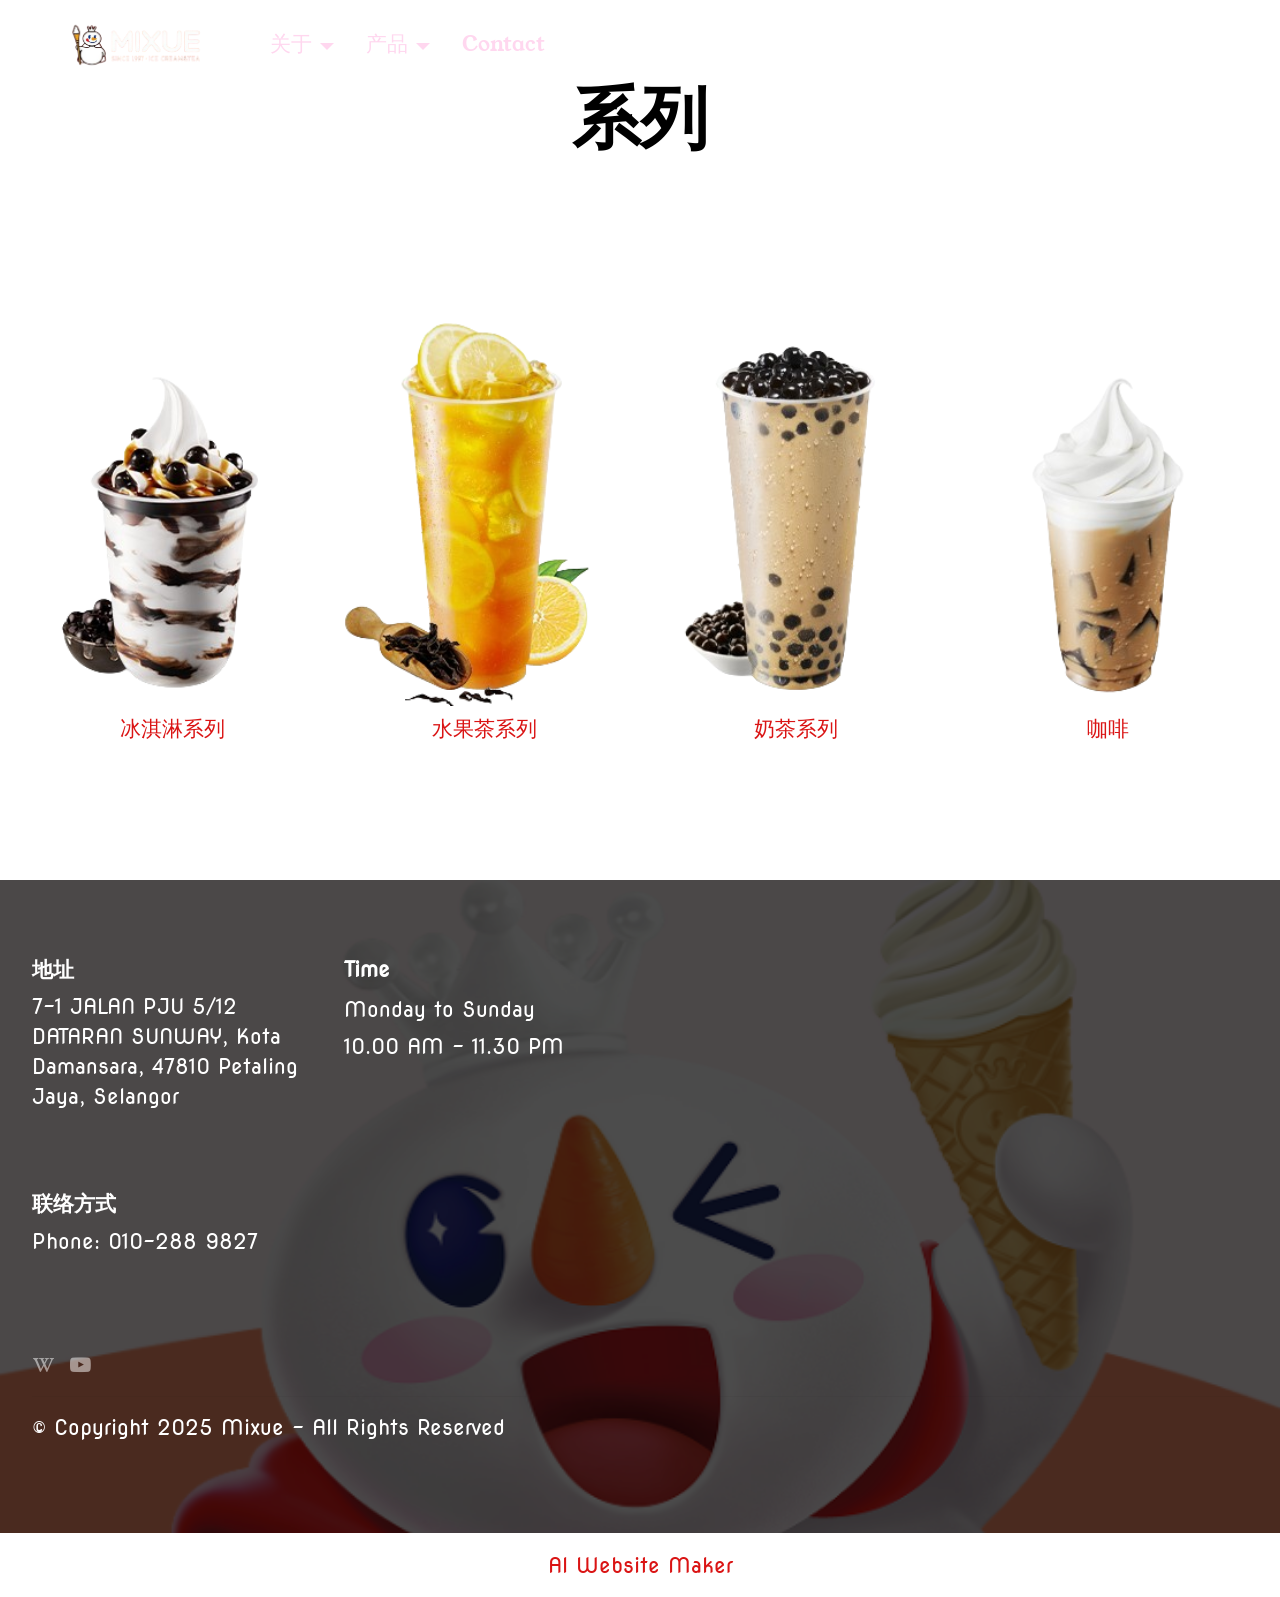
<file: page6.html>
<!DOCTYPE html>
<html  >
<head>
  <!-- Site made with Mobirise Website Builder v6.1.4, https://mobirise.com -->
  <meta charset="UTF-8">
  <meta http-equiv="X-UA-Compatible" content="IE=edge">
  <meta name="generator" content="Mobirise v6.1.4, mobirise.com">
  <meta name="viewport" content="width=device-width, initial-scale=1, minimum-scale=1">
  <link rel="shortcut icon" href="assets/images/logo-1.jpg" type="image/x-icon">
  <meta name="description" content="">
  
  
  <title>产品-系列</title>
  <link rel="stylesheet" href="assets/web/assets/mobirise-icons2/mobirise2.css">
  <link rel="stylesheet" href="assets/bootstrap/css/bootstrap.min.css">
  <link rel="stylesheet" href="assets/dropdown/css/style.css">
  <link rel="stylesheet" href="assets/socicon/css/styles.css">
  <link rel="stylesheet" href="assets/theme/css/style.css">
  <link rel="preload" href="https://fonts.googleapis.com/css?family=Inter+Tight:100,200,300,400,500,600,700,800,900,100i,200i,300i,400i,500i,600i,700i,800i,900i&display=swap" as="style" onload="this.onload=null;this.rel='stylesheet'">
  <noscript><link rel="stylesheet" href="https://fonts.googleapis.com/css?family=Inter+Tight:100,200,300,400,500,600,700,800,900,100i,200i,300i,400i,500i,600i,700i,800i,900i&display=swap"></noscript>
  <link rel="preload" href="https://fonts.googleapis.com/css?family=Nova+Round:400&display=swap" as="style" onload="this.onload=null;this.rel='stylesheet'">
  <noscript><link rel="stylesheet" href="https://fonts.googleapis.com/css?family=Nova+Round:400&display=swap"></noscript>
  <link rel="preload" href="https://fonts.googleapis.com/css?family=Young+Serif:400&display=swap" as="style" onload="this.onload=null;this.rel='stylesheet'">
  <noscript><link rel="stylesheet" href="https://fonts.googleapis.com/css?family=Young+Serif:400&display=swap"></noscript>
  <link rel="preload" as="style" href="assets/mobirise/css/mbr-additional.css?v=G2LS8T"><link rel="stylesheet" href="assets/mobirise/css/mbr-additional.css?v=G2LS8T" type="text/css">

  
  
  
</head>
<body>
  
  <section data-bs-version="5.1" class="menu menu6 cid-uYWJoiuajS" once="menu" id="menu06-4w">
	

	<nav class="navbar navbar-dropdown opacityScroll navbar-fixed-top navbar-expand-lg">
		<div class="container">
			<div class="navbar-brand">
				<span class="navbar-logo">
					<a href="index.html">
						<img src="assets/images/rb.png" alt="Mobirise Website Builder" style="height: 5rem;">
					</a>
				</span>
				
			</div>
			<button class="navbar-toggler" type="button" data-toggle="collapse" data-bs-toggle="collapse" data-target="#navbarSupportedContent" data-bs-target="#navbarSupportedContent" aria-controls="navbarNavAltMarkup" aria-expanded="false" aria-label="Toggle navigation">
				<div class="hamburger">
					<span></span>
					<span></span>
					<span></span>
					<span></span>
				</div>
			</button>
			<div class="collapse navbar-collapse opacityScroll" id="navbarSupportedContent">
				<ul class="navbar-nav nav-dropdown nav-right" data-app-modern-menu="true"><li class="nav-item dropdown">
						<a class="nav-link link dropdown-toggle text-secondary display-4" href="https://mobiri.se" data-toggle="dropdown-submenu" data-bs-toggle="dropdown" data-bs-auto-close="outside" aria-expanded="false">关于</a><div class="dropdown-menu" aria-labelledby="dropdown-857"><a class="dropdown-item text-secondary text-primary display-4" href="page1.html">品牌故事</a><a class="dropdown-item text-secondary text-primary display-4" href="page2.html">雪王简介</a><a class="show dropdown-item text-secondary text-primary display-4" href="page4.html">品牌历程</a><a class="show dropdown-item text-secondary text-primary display-4" href="page5.html">企业文化</a></div>
					</li>
					<li class="nav-item dropdown">
						<a class="nav-link link dropdown-toggle text-secondary display-4" href="https://mobiri.se" aria-expanded="false" data-toggle="dropdown-submenu" data-bs-toggle="dropdown" data-bs-auto-close="outside">产品</a><div class="dropdown-menu" aria-labelledby="dropdown-989"><div class="dropdown"><a class="dropdown-item text-secondary text-primary dropdown-toggle display-4" href="page6.html" aria-expanded="false" data-toggle="dropdown-submenu" data-bs-toggle="dropdown" data-bs-auto-close="outside">系列</a><div class="dropdown-menu dropdown-submenu" aria-labelledby="dropdown-526"><a class="dropdown-item text-secondary text-primary show display-4" href="page8.html">冰淇淋系列</a><a class="dropdown-item text-secondary text-primary display-4" href="page9.html">水果茶系列</a><a class="dropdown-item text-secondary text-primary show display-4" href="page10.html">奶茶系列</a><a class="dropdown-item text-secondary text-primary show display-4" href="page11.html">咖啡</a></div></div></div>
					</li><li class="nav-item"><a class="nav-link link text-secondary text-primary display-4" href="page12.html">Contact</a></li></ul>
				
				
			</div>
		</div>
	</nav>
</section>

<section data-bs-version="5.1" class="article14 cid-uYWJokeivp" id="article14-51">
    
    <div class="container">
        <div class="row justify-content-center">
            <div class="col-md-12 col-lg-10">
                <h3 class="mbr-section-title mbr-fonts-style display-1"><strong>系列</strong>
                </h3>
                
            </div>
        </div>
    </div>
</section>

<section data-bs-version="5.1" class="gallery5 mbr-gallery cid-uYX0nHQ5dI" id="gallery5-69">
    

    
    

    <div class="container">
        
        <div class="row mbr-gallery mt-4">
            <div class="col-12 col-md-6 col-lg-3 item gallery-image">
                <div class="item-wrapper" data-toggle="modal" data-bs-toggle="modal" data-target="#uZ1XX05HIV-modal" data-bs-target="#uZ1XX05HIV-modal">
                    <img class="w-100" src="assets/images/super-boba-sundae.png" alt="Mobirise Website Builder" data-slide-to="0" data-bs-slide-to="0" data-target="#lb-uZ1XX05HIV" data-bs-target="#lb-uZ1XX05HIV">
                    <div class="icon-wrapper">
                        <span class="mobi-mbri mobi-mbri-search mbr-iconfont mbr-iconfont-btn"></span>
                    </div>
                </div>
                <h6 class="mbr-item-subtitle mbr-fonts-style align-center mb-2 mt-2 display-7"><a href="page8.html" class="text-primary">冰淇淋系列</a></h6>
            </div>
            <div class="col-12 col-md-6 col-lg-3 item gallery-image">
                <div class="item-wrapper" data-toggle="modal" data-bs-toggle="modal" data-target="#uZ1XX05HIV-modal" data-bs-target="#uZ1XX05HIV-modal">
                    <img class="w-100" src="assets/images/lemon-black-tea.png" alt="Mobirise Website Builder" data-slide-to="1" data-bs-slide-to="1" data-target="#lb-uZ1XX05HIV" data-bs-target="#lb-uZ1XX05HIV">
                    <div class="icon-wrapper">
                        <span class="mobi-mbri mobi-mbri-search mbr-iconfont mbr-iconfont-btn"></span>
                    </div>
                </div>
                <h6 class="mbr-item-subtitle mbr-fonts-style align-center mb-2 mt-2 display-7"><a href="page9.html" class="text-primary">水果茶系列</a>
                </h6>
            </div>
            <div class="col-12 col-md-6 col-lg-3 item gallery-image">
                <div class="item-wrapper" data-toggle="modal" data-bs-toggle="modal" data-target="#uZ1XX05HIV-modal" data-bs-target="#uZ1XX05HIV-modal">
                    <img class="w-100" src="assets/images/classical-milk-tea.png" alt="Mobirise Website Builder" data-slide-to="2" data-bs-slide-to="2" data-target="#lb-uZ1XX05HIV" data-bs-target="#lb-uZ1XX05HIV">
                    <div class="icon-wrapper">
                        <span class="mobi-mbri mobi-mbri-search mbr-iconfont mbr-iconfont-btn"></span>
                    </div>
                </div>
                <h6 class="mbr-item-subtitle mbr-fonts-style align-center mb-2 mt-2 display-7"><a href="page10.html" class="text-primary">奶茶系列</a>
                </h6>
            </div>
            <div class="col-12 col-md-6 col-lg-3 item gallery-image">
                <div class="item-wrapper" data-toggle="modal" data-bs-toggle="modal" data-target="#uZ1XX05HIV-modal" data-bs-target="#uZ1XX05HIV-modal">
                    <img class="w-100" src="assets/images/ice-cream-toffee-hazelnut-latte.png" alt="Mobirise Website Builder" data-slide-to="3" data-bs-slide-to="3" data-target="#lb-uZ1XX05HIV" data-bs-target="#lb-uZ1XX05HIV">
                    <div class="icon-wrapper">
                        <span class="mobi-mbri mobi-mbri-search mbr-iconfont mbr-iconfont-btn"></span>
                    </div>
                </div>
                <h6 class="mbr-item-subtitle mbr-fonts-style align-center mb-2 mt-2 display-7"><a href="page11.html" class="text-primary">咖啡</a>
                </h6>
            </div>
        </div>

        <div class="modal mbr-slider" tabindex="-1" role="dialog" aria-hidden="true" id="uZ1XX05HIV-modal">
            <div class="modal-dialog" role="document">
                <div class="modal-content">
                    <div class="modal-body">
                        <div class="carousel slide" id="lb-uZ1XX05HIV" data-interval="5000" data-bs-interval="5000">
                            <div class="carousel-inner">
                                <div class="carousel-item active">
                                    <img class="d-block w-100" src="assets/images/super-boba-sundae.png" alt="Mobirise Website Builder">
                                </div>
                                <div class="carousel-item">
                                    <img class="d-block w-100" src="assets/images/lemon-black-tea.png" alt="Mobirise Website Builder">
                                </div>
                                <div class="carousel-item">
                                    <img class="d-block w-100" src="assets/images/classical-milk-tea.png" alt="Mobirise Website Builder">
                                </div>
                                <div class="carousel-item">
                                    <img class="d-block w-100" src="assets/images/ice-cream-toffee-hazelnut-latte.png" alt="Mobirise Website Builder">
                                </div>
                            </div>
                            <ol class="carousel-indicators">
                                <li data-slide-to="0" data-bs-slide-to="0" class="active" data-target="#lb-uZ1XX05HIV" data-bs-target="#lb-uZ1XX05HIV"></li>
                                <li data-slide-to="1" data-bs-slide-to="1" data-target="#lb-uZ1XX05HIV" data-bs-target="#lb-uZ1XX05HIV"></li>
                                <li data-slide-to="2" data-bs-slide-to="2" data-target="#lb-uZ1XX05HIV" data-bs-target="#lb-uZ1XX05HIV"></li>
                                <li data-slide-to="3" data-bs-slide-to="3" data-target="#lb-uZ1XX05HIV" data-bs-target="#lb-uZ1XX05HIV"></li>
                            </ol>
                            <a role="button" href="" class="close" data-dismiss="modal" data-bs-dismiss="modal" aria-label="Close">
                            </a>
                            <a class="carousel-control-prev carousel-control" role="button" data-slide="prev" data-bs-slide="prev" href="#lb-uZ1XX05HIV">
                                <span class="mobi-mbri mobi-mbri-arrow-prev" aria-hidden="true"></span>
                                <span class="sr-only visually-hidden">Previous</span>
                            </a>
                            <a class="carousel-control-next carousel-control" role="button" data-slide="next" data-bs-slide="next" href="#lb-uZ1XX05HIV">
                                <span class="mobi-mbri mobi-mbri-arrow-next" aria-hidden="true"></span>
                                <span class="sr-only visually-hidden">Next</span>
                            </a>
                        </div>
                    </div>
                </div>
            </div>
        </div>
    </div>
</section>

<section data-bs-version="5.1" class="footer6 cid-uYWJokLJVp" once="footers" id="footer6-53">

    

    <div class="mbr-overlay" style="opacity: 0.7; background-color: rgb(0, 0, 0);"></div>

    <div class="container">
        <div class="row content mbr-white">
            <div class="col-12 col-md-3 mbr-fonts-style display-7">
                <h5 class="mbr-section-subtitle mbr-fonts-style mb-2 display-7">
                    <strong>地址</strong>
                </h5>
                <p class="mbr-text mbr-fonts-style display-7">7-1 JALAN PJU 5/12 DATARAN SUNWAY, Kota Damansara, 47810 Petaling Jaya, Selangor
                </p> <br>
                <h5 class="mbr-section-subtitle mbr-fonts-style mb-2 mt-4 display-7">
                    <strong>联络方式</strong></h5>
                <p class="mbr-text mbr-fonts-style mb-4 display-7">Phone:&nbsp;010-288 9827<br></p>
            </div>
            <div class="col-12 col-md-3 mbr-fonts-style display-7">
                <h5 class="mbr-section-subtitle mbr-fonts-style mb-2 display-7"><strong>Time</strong></h5>
                <ul class="list mbr-fonts-style mb-4 display-7">
                    <li class="mbr-text item-wrap">Monday to Sunday&nbsp;</li><li class="mbr-text item-wrap">10.00 AM - 11.30 PM&nbsp;</li>
                </ul>
                <h5 class="mbr-section-subtitle mbr-fonts-style mb-2 mt-5 display-7"></h5>
                <p class="mbr-text mbr-fonts-style mb-4 display-7"></p>
            </div>
            <div class="col-12 col-md-6">
                <div class="google-map"><iframe frameborder="0" style="border:0" src="https://www.google.com/maps/embed/v1/place?key=AIzaSyCt1265A4qvZy9HKUeA8J15AOC4SrCyZe4&amp;q=7-1 JALAN PJU 5/12 DATARAN SUNWAY, Kota Damansara, 47810 Petaling Jaya, Selangor" allowfullscreen=""></iframe></div>
            </div>
            <div class="col-md-6">
                <div class="social-list align-left">
                    <div class="soc-item">
                        <a href="https://zh.wikipedia.org/zh-my/%E8%9C%9C%E9%9B%AA%E5%86%B0%E5%9F%8E" target="_blank">
                            <span class="mbr-iconfont mbr-iconfont-social socicon-wikipedia socicon"></span>
                        </a>
                    </div>
                    <div class="soc-item">
                        <a href="https://www.youtube.com/@MIXUEMalaysia/videos" target="_blank">
                            <span class="mbr-iconfont mbr-iconfont-social socicon-youtube socicon"></span>
                        </a>
                    </div>
                    
                    
                    
                    
                </div>
            </div>
        </div>
        <div class="footer-lower">
            <div class="media-container-row">
                <div class="col-sm-12">
                    <hr>
                </div>
            </div>
            <div class="col-sm-12 copyright pl-0">
                <p class="mbr-text mbr-fonts-style mbr-white display-7">
                    © Copyright 2025 Mixue - All Rights Reserved
                </p>
            </div>
        </div>
    </div>
</section><section class="display-7" style="padding: 0;align-items: center;justify-content: center;flex-wrap: wrap;    align-content: center;display: flex;position: relative;height: 4rem;"><a href="https://mobiri.se/" style="flex: 1 1;height: 4rem;position: absolute;width: 100%;z-index: 1;"><img alt="" style="height: 4rem;" src="[data-uri]"></a><p style="margin: 0;text-align: center;" class="display-7">&#8204;</p><a style="z-index:1" href="https://mobirise.com/builder/ai-website-maker.html">AI Website Maker</a></section><script src="assets/bootstrap/js/bootstrap.bundle.min.js"></script>  <script src="assets/smoothscroll/smooth-scroll.js"></script>  <script src="assets/ytplayer/index.js"></script>  <script src="assets/dropdown/js/navbar-dropdown.js"></script>  <script src="assets/theme/js/script.js"></script>  
  
  
</body>
</html>
</file>
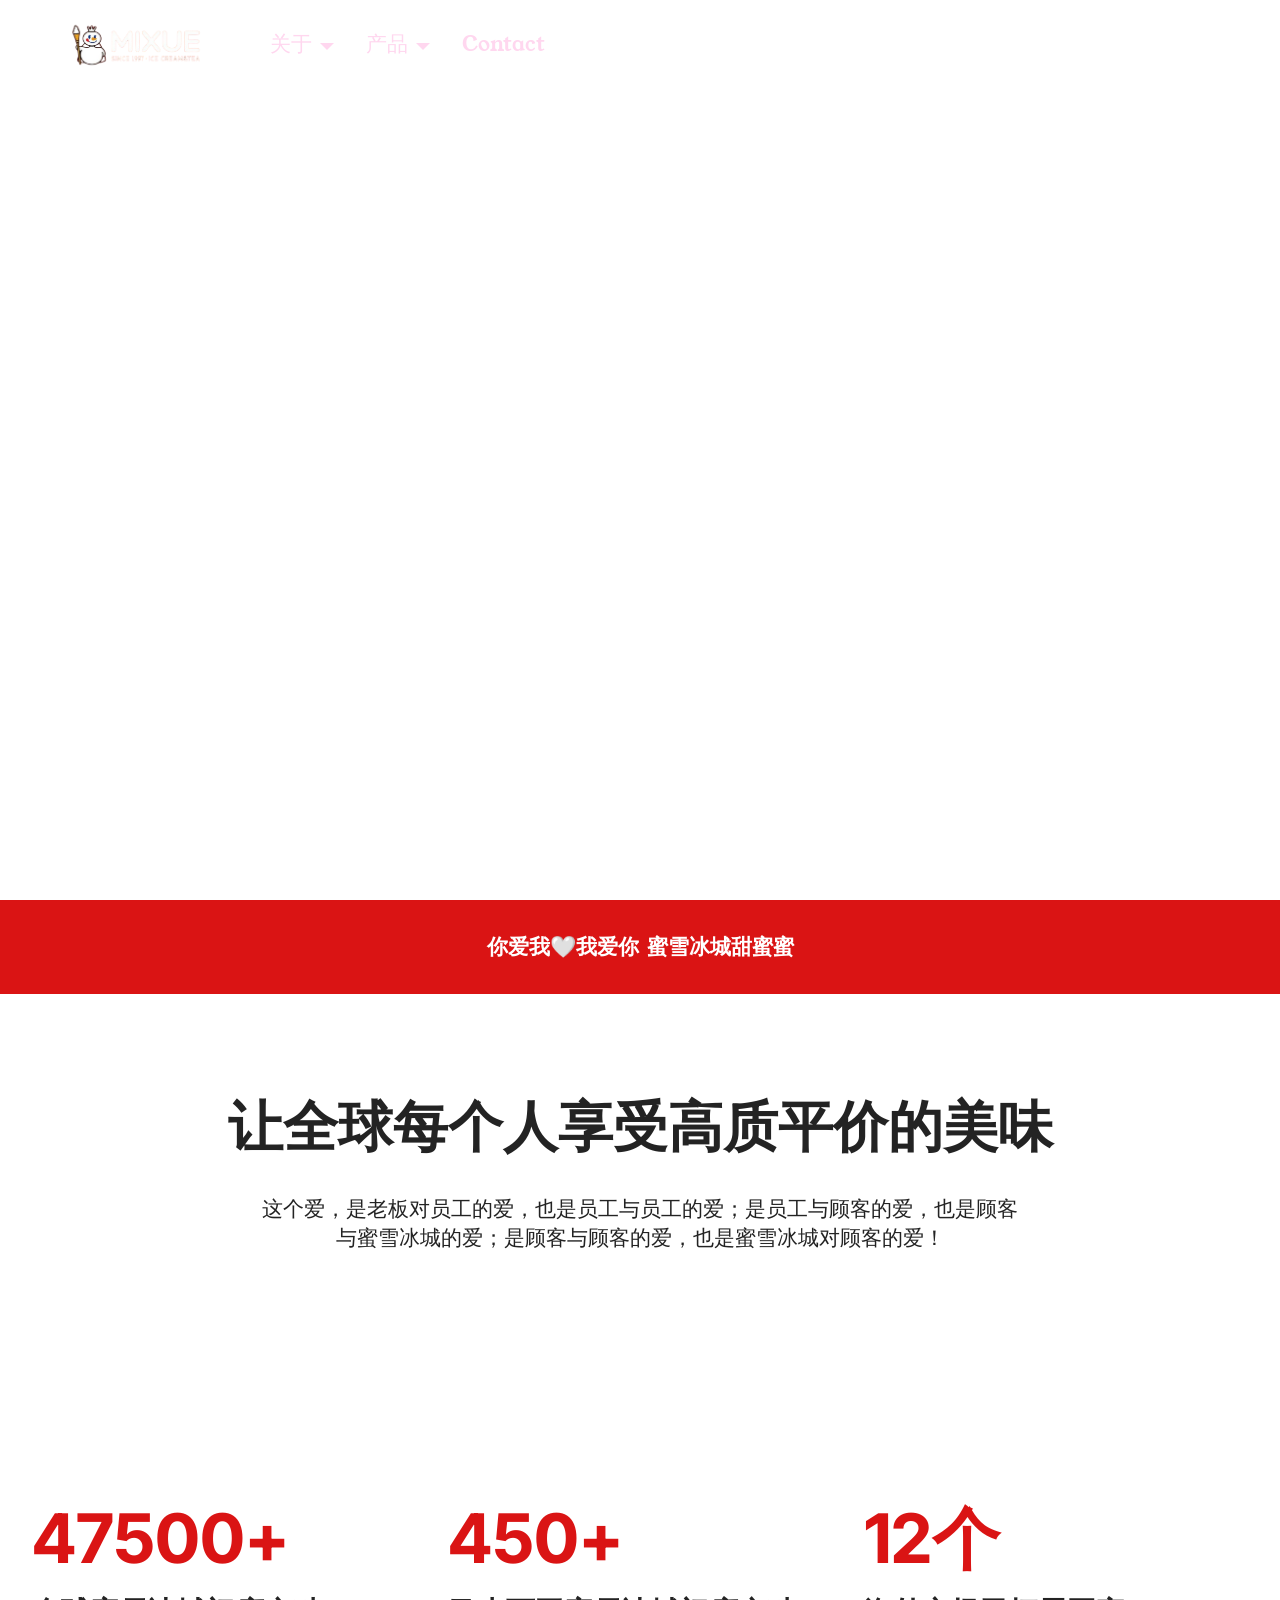
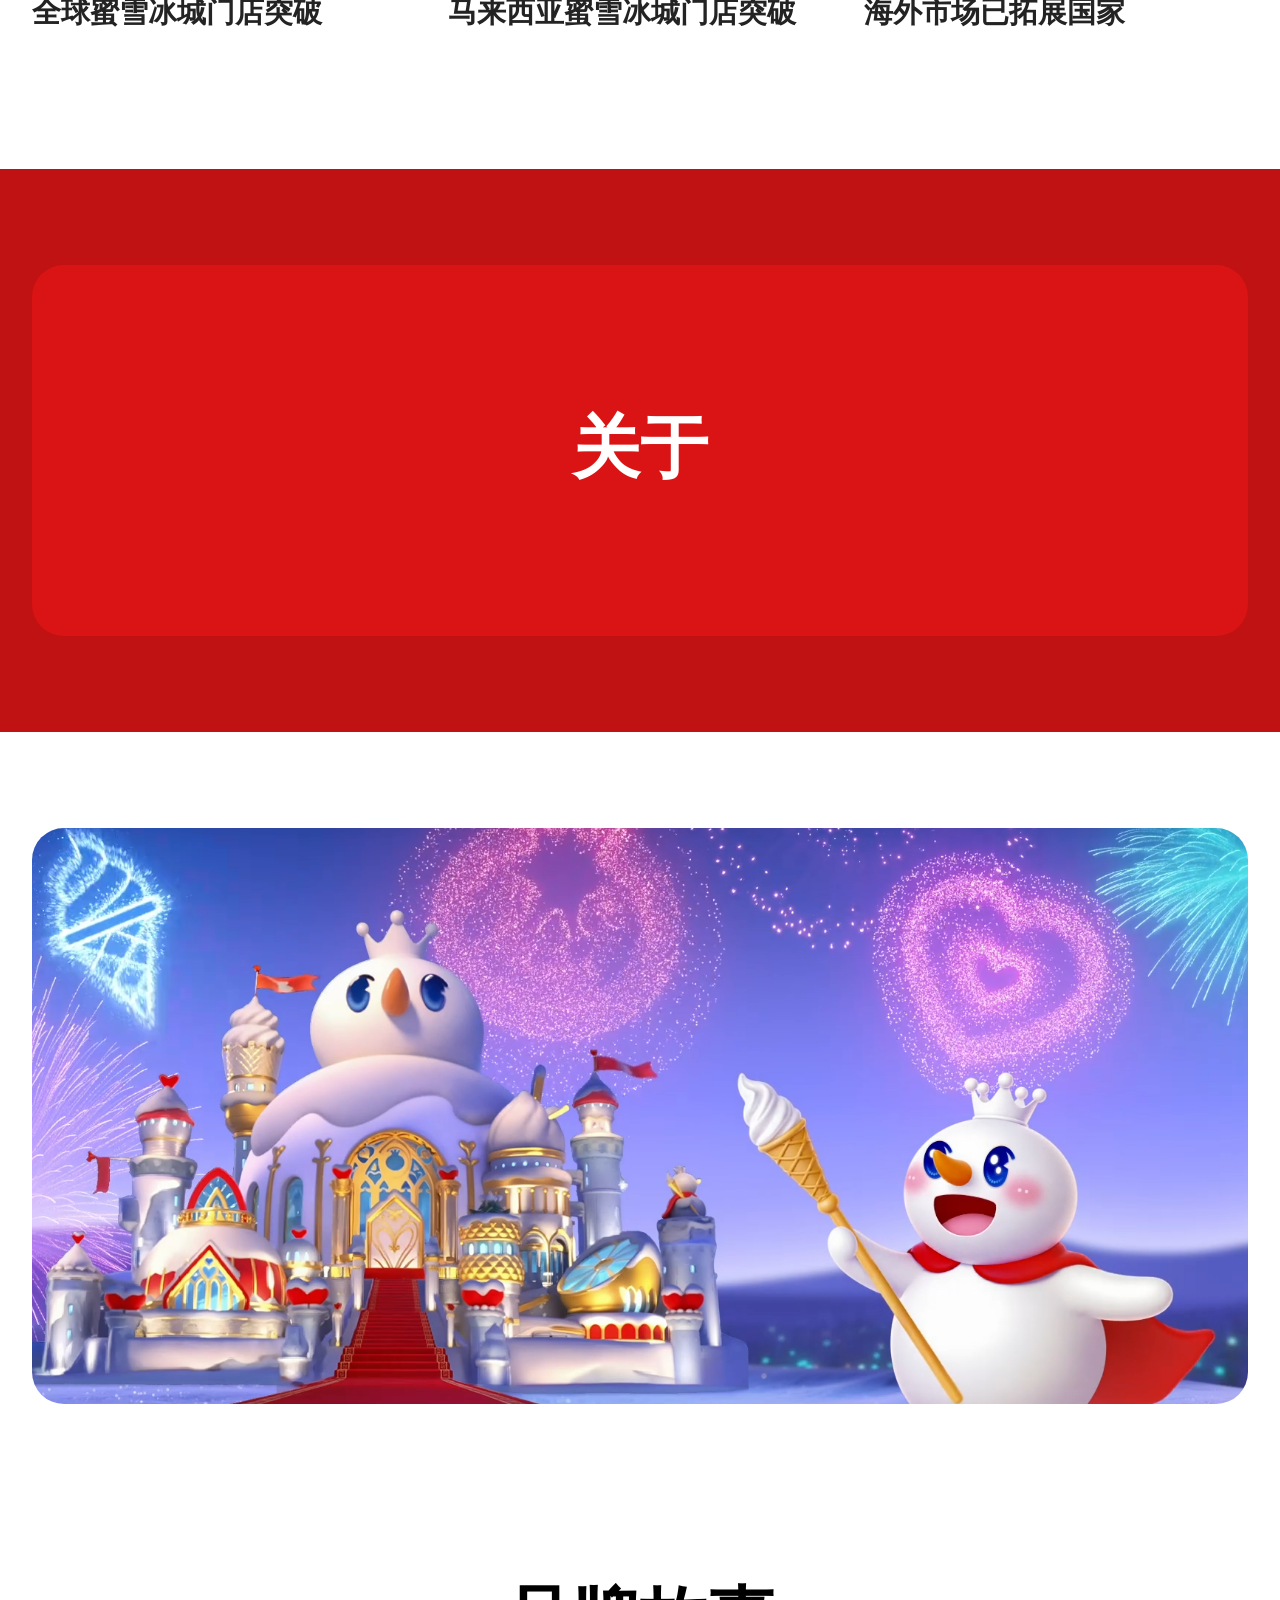
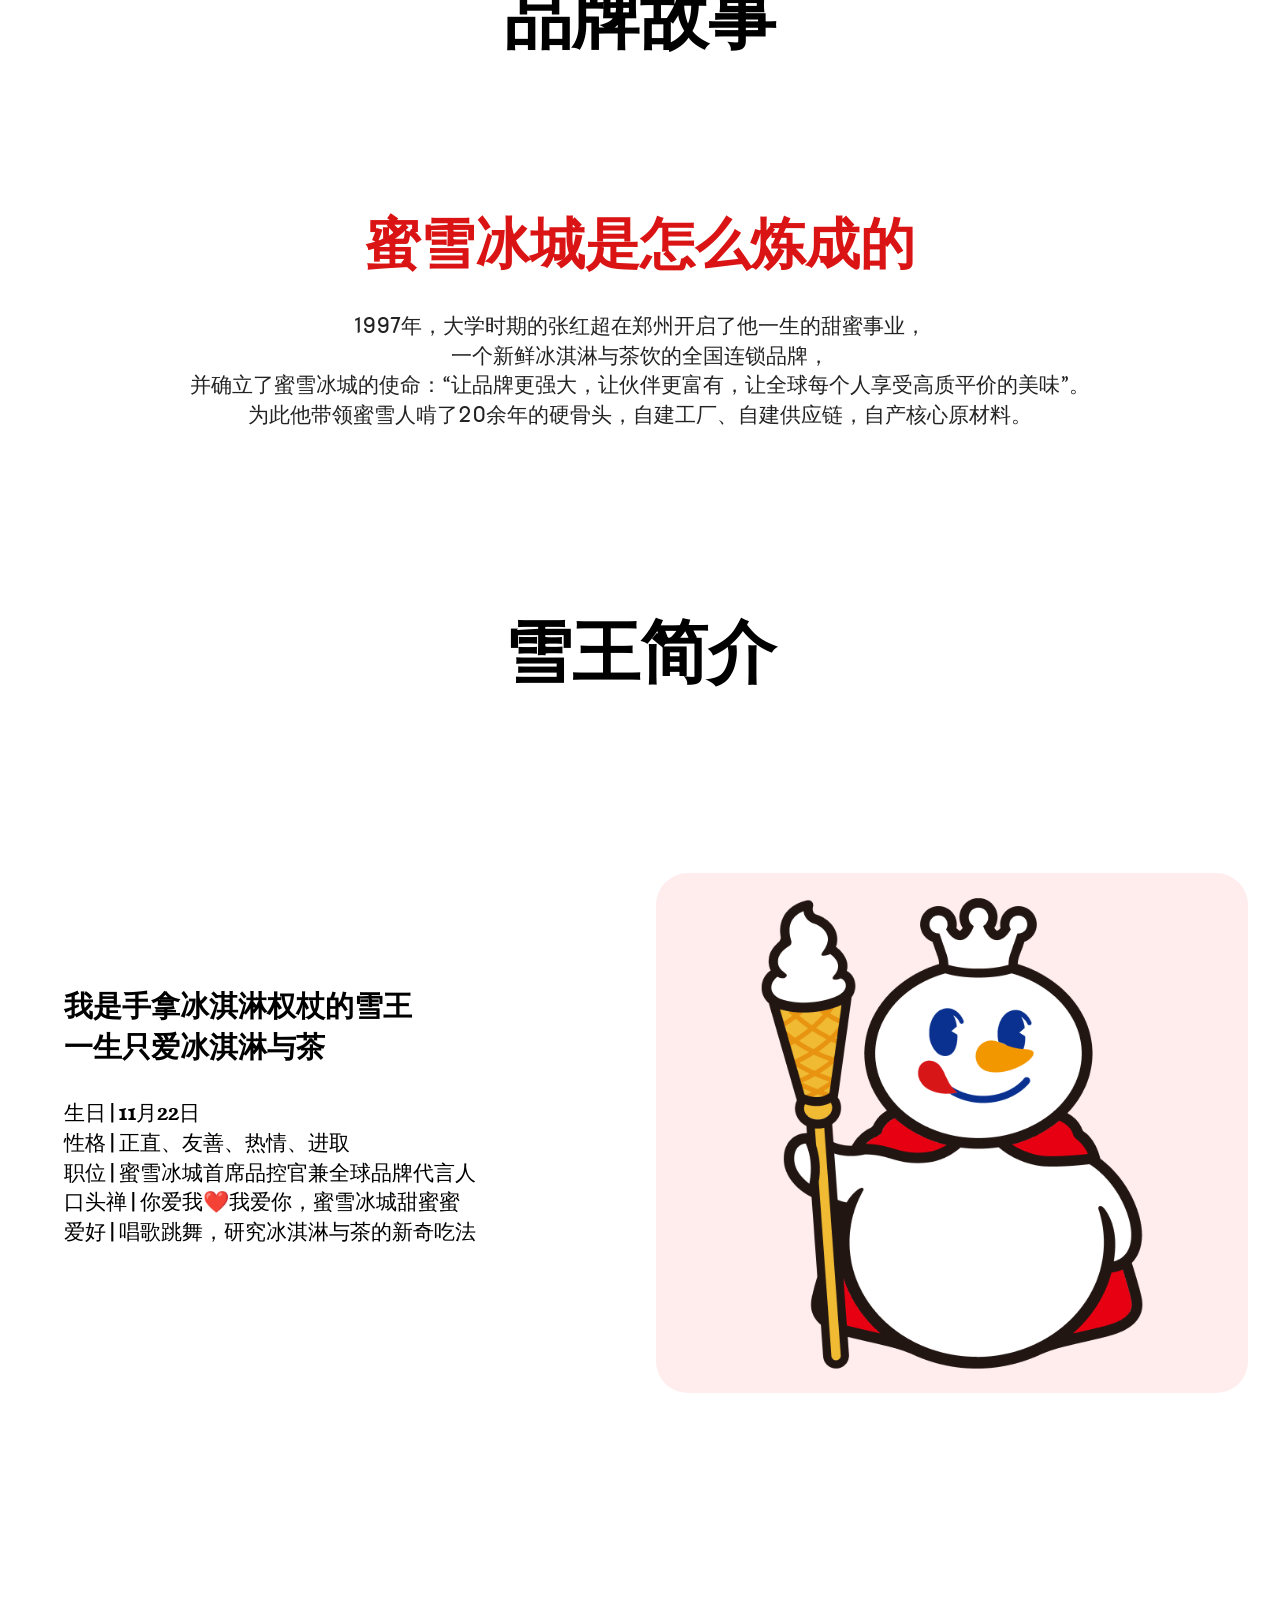
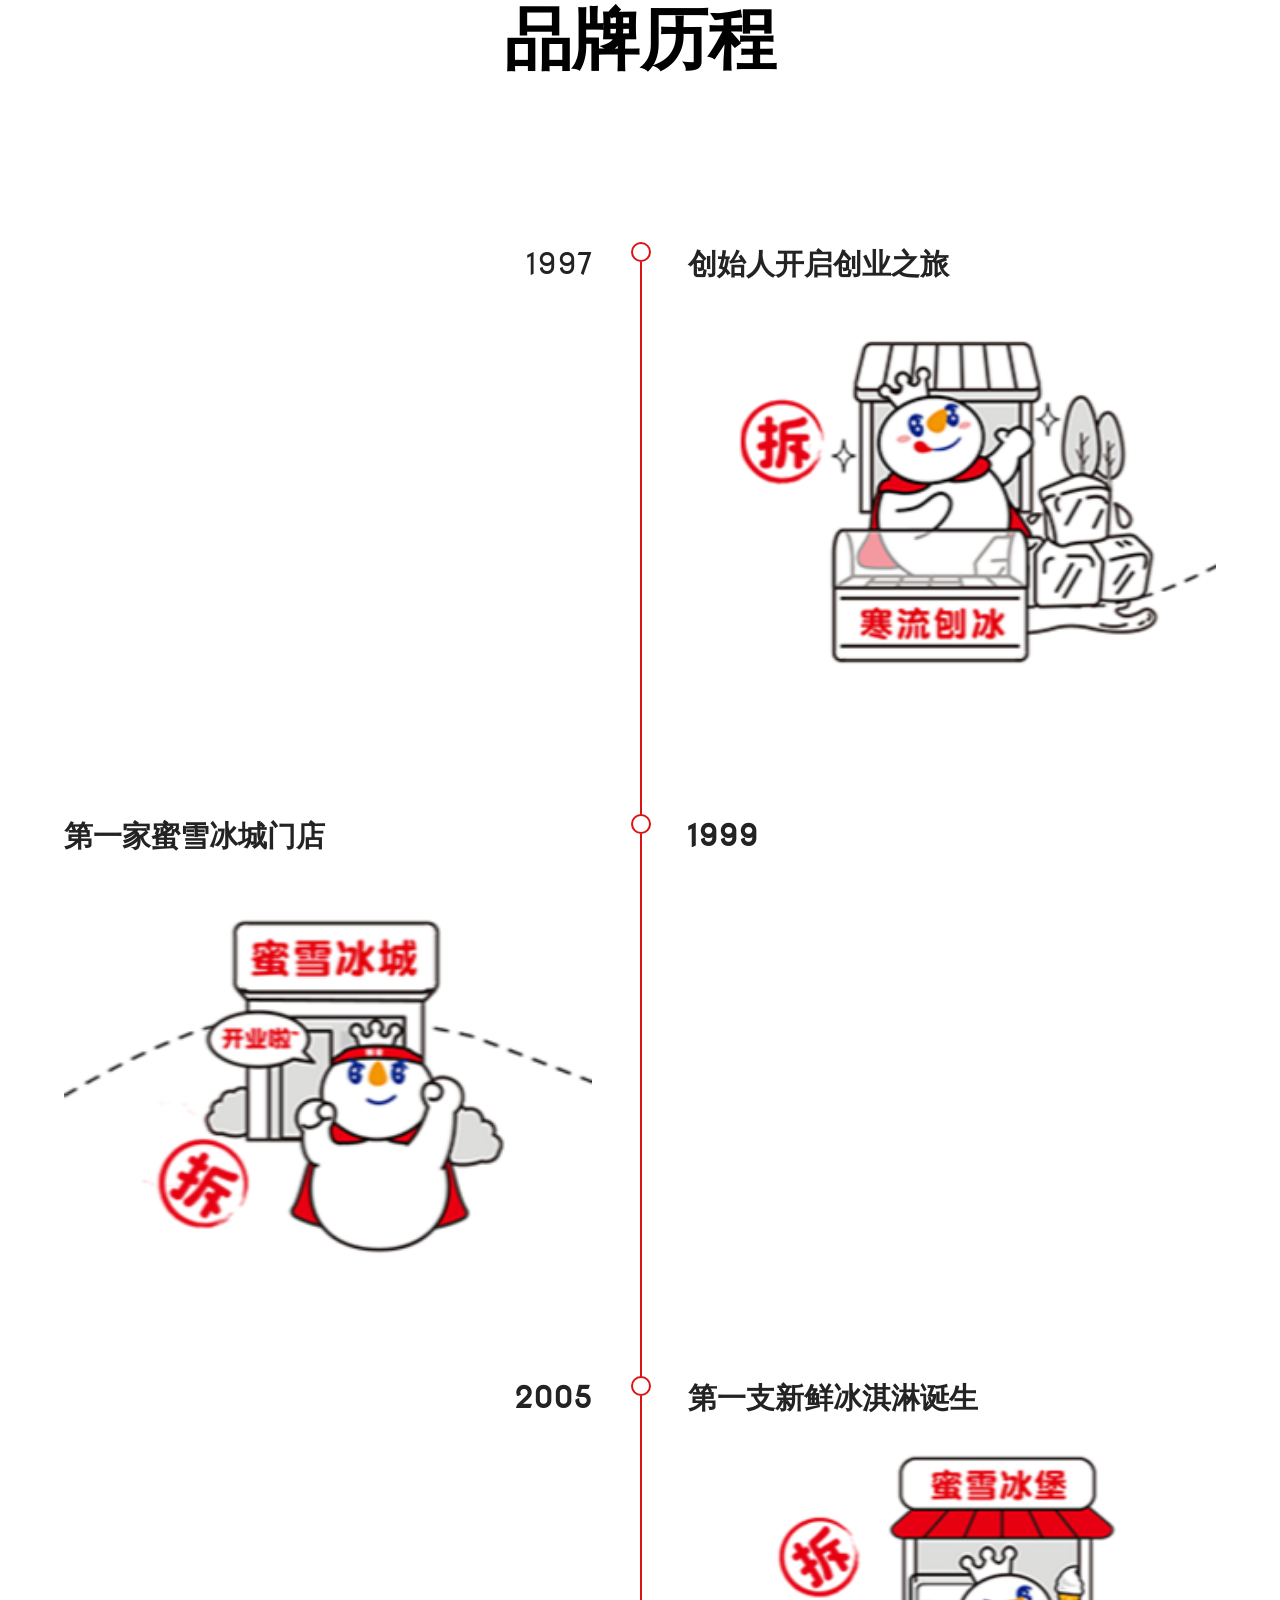
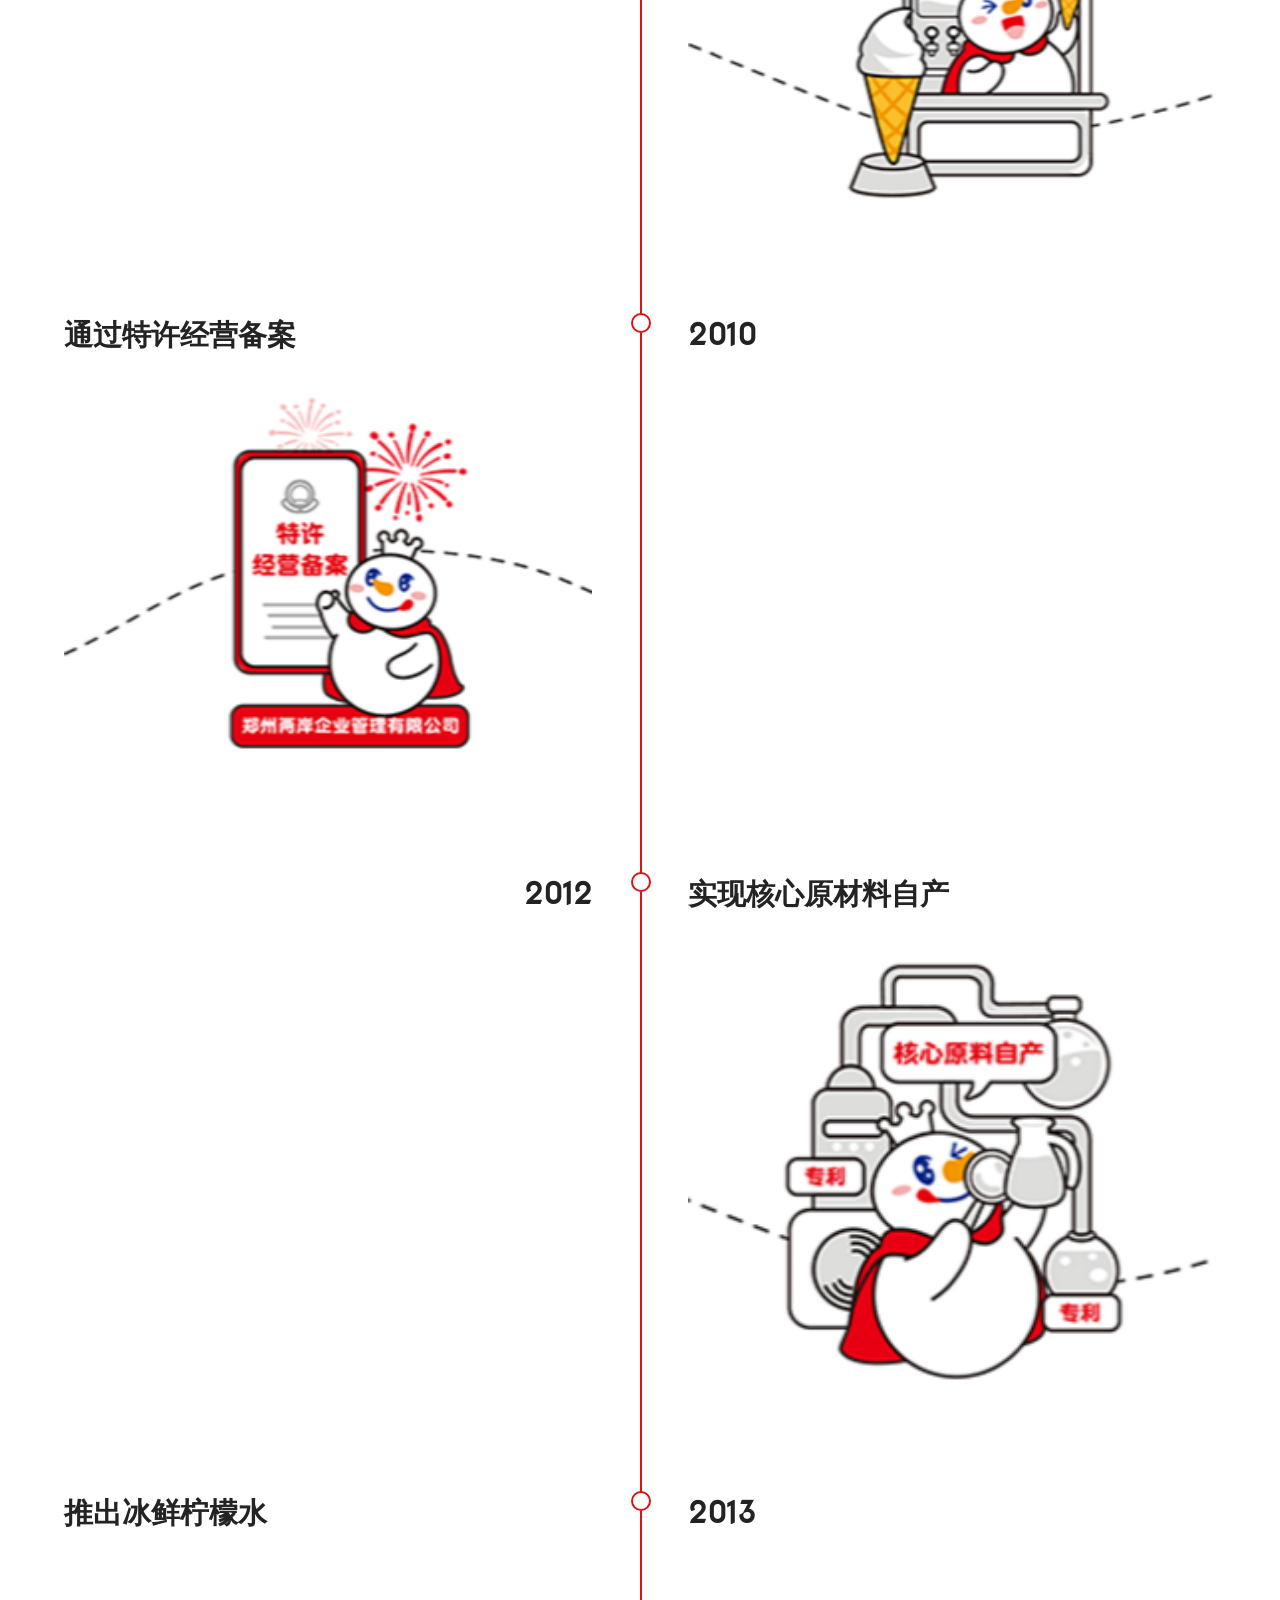
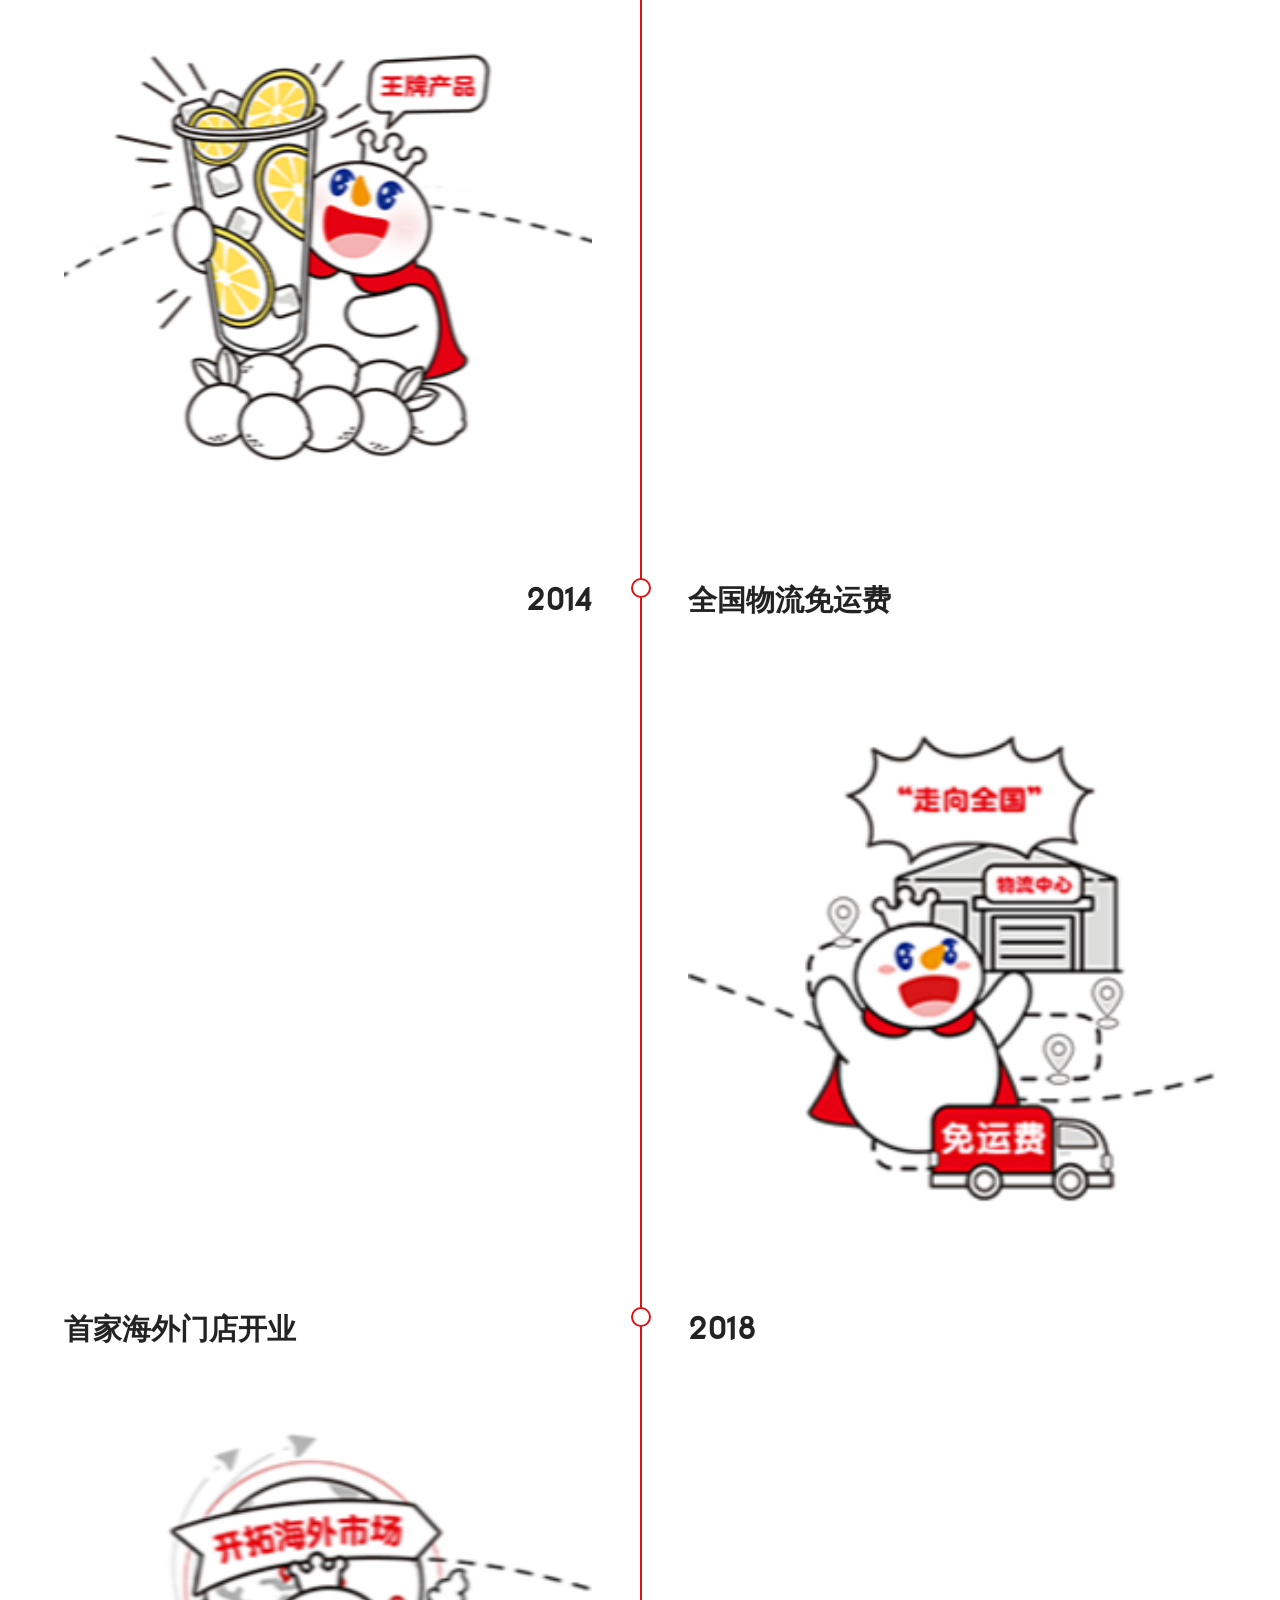
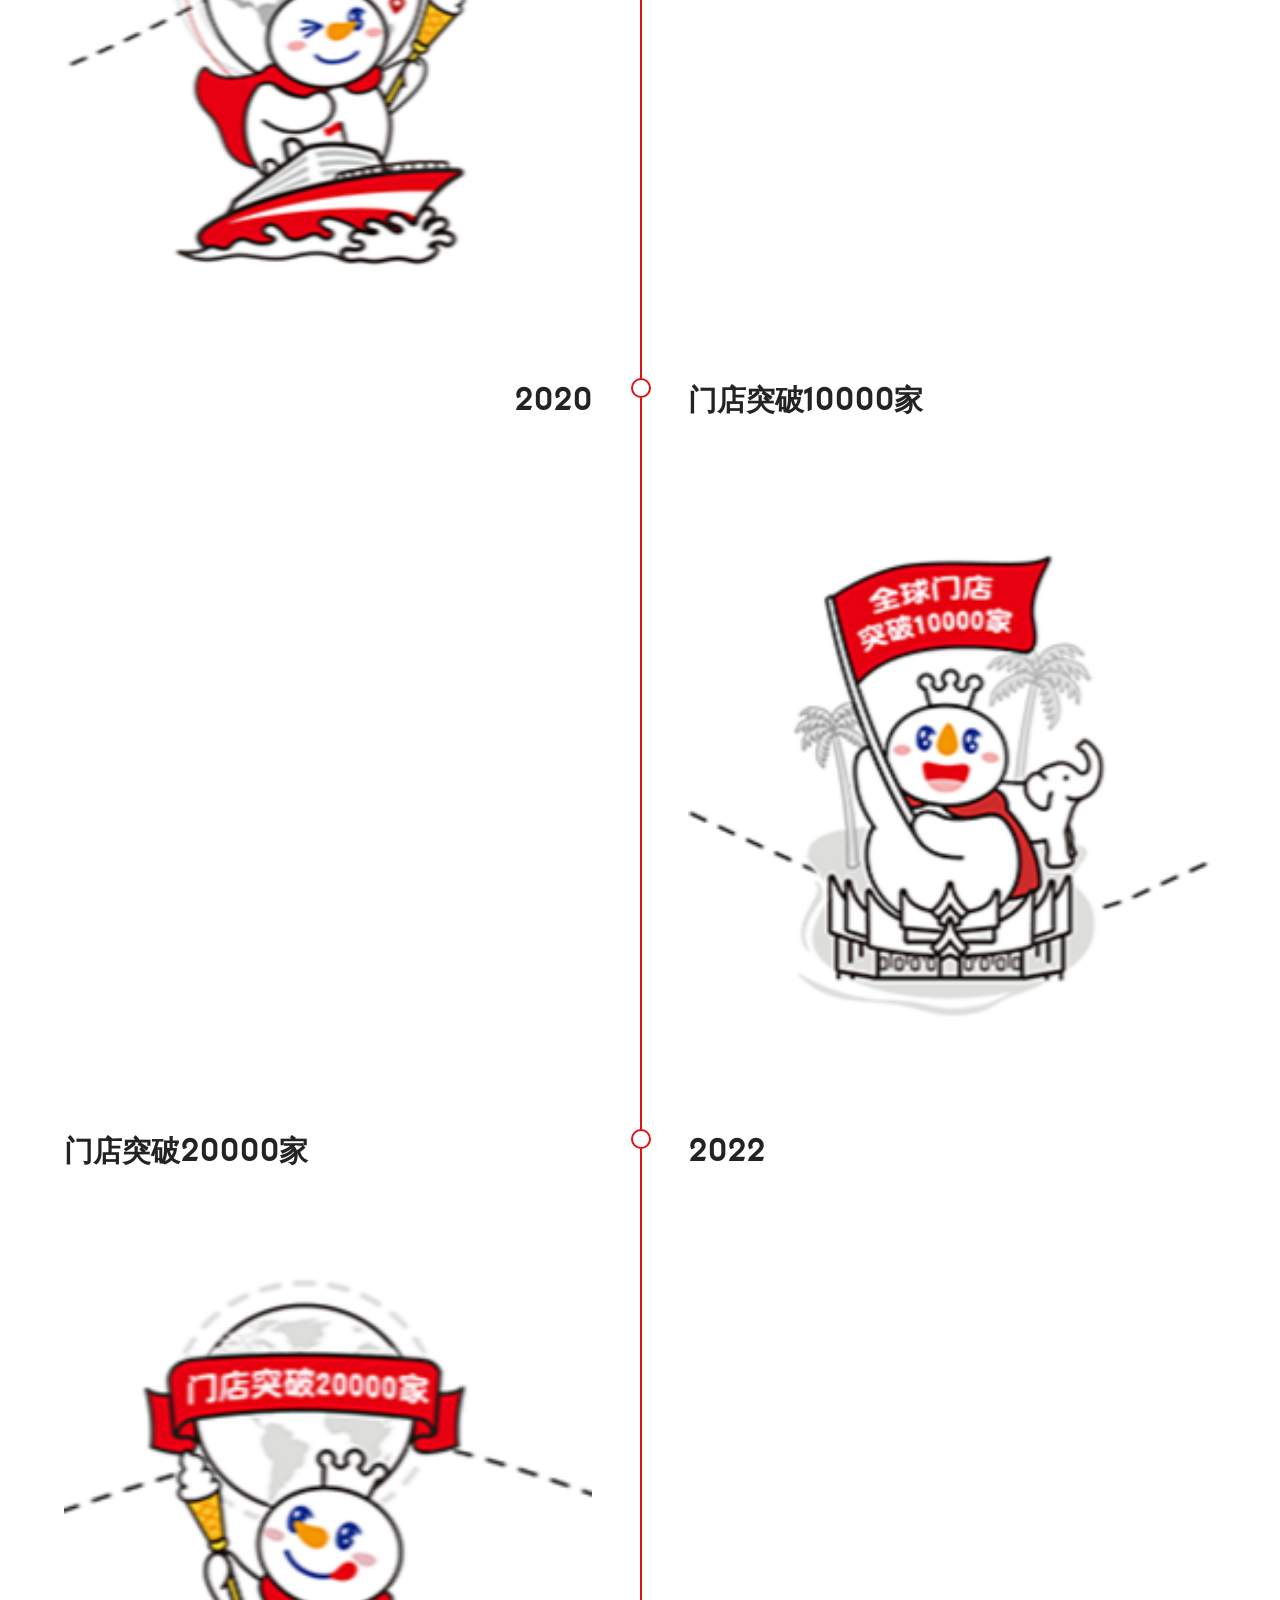
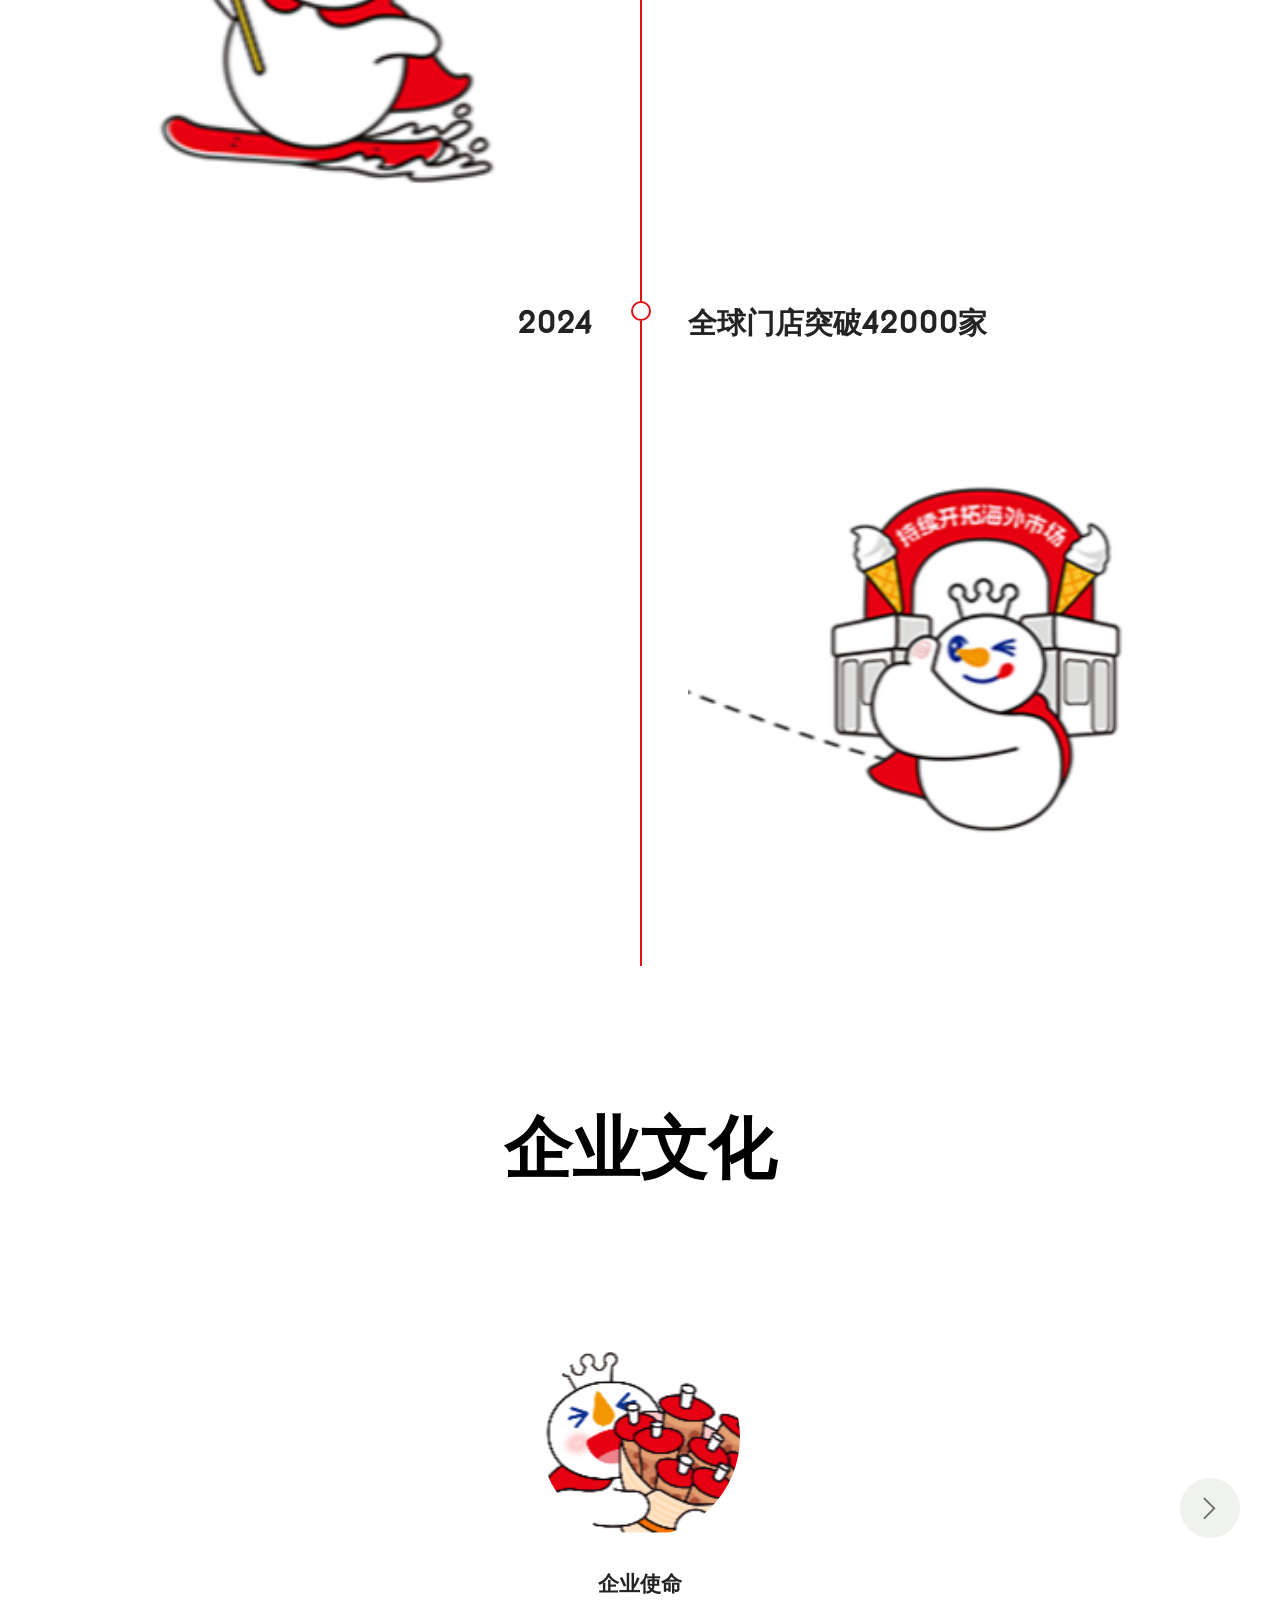
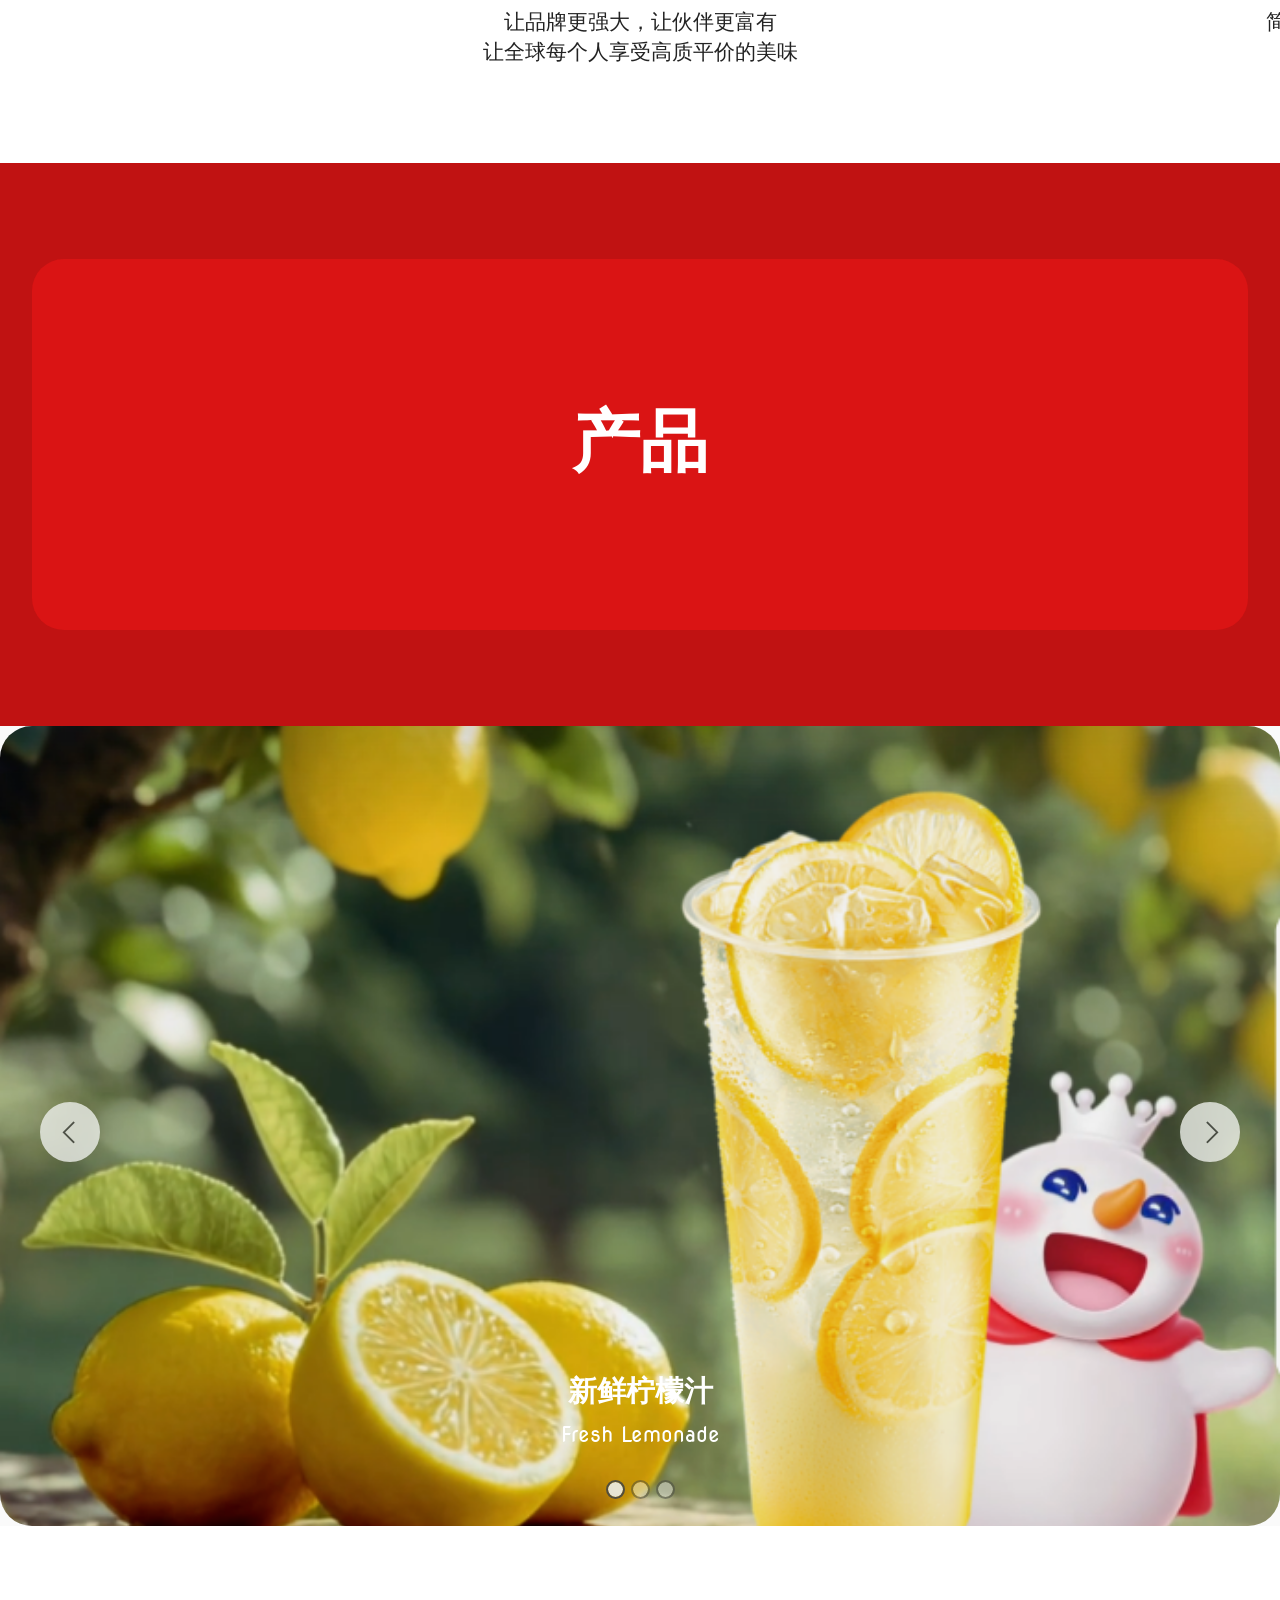
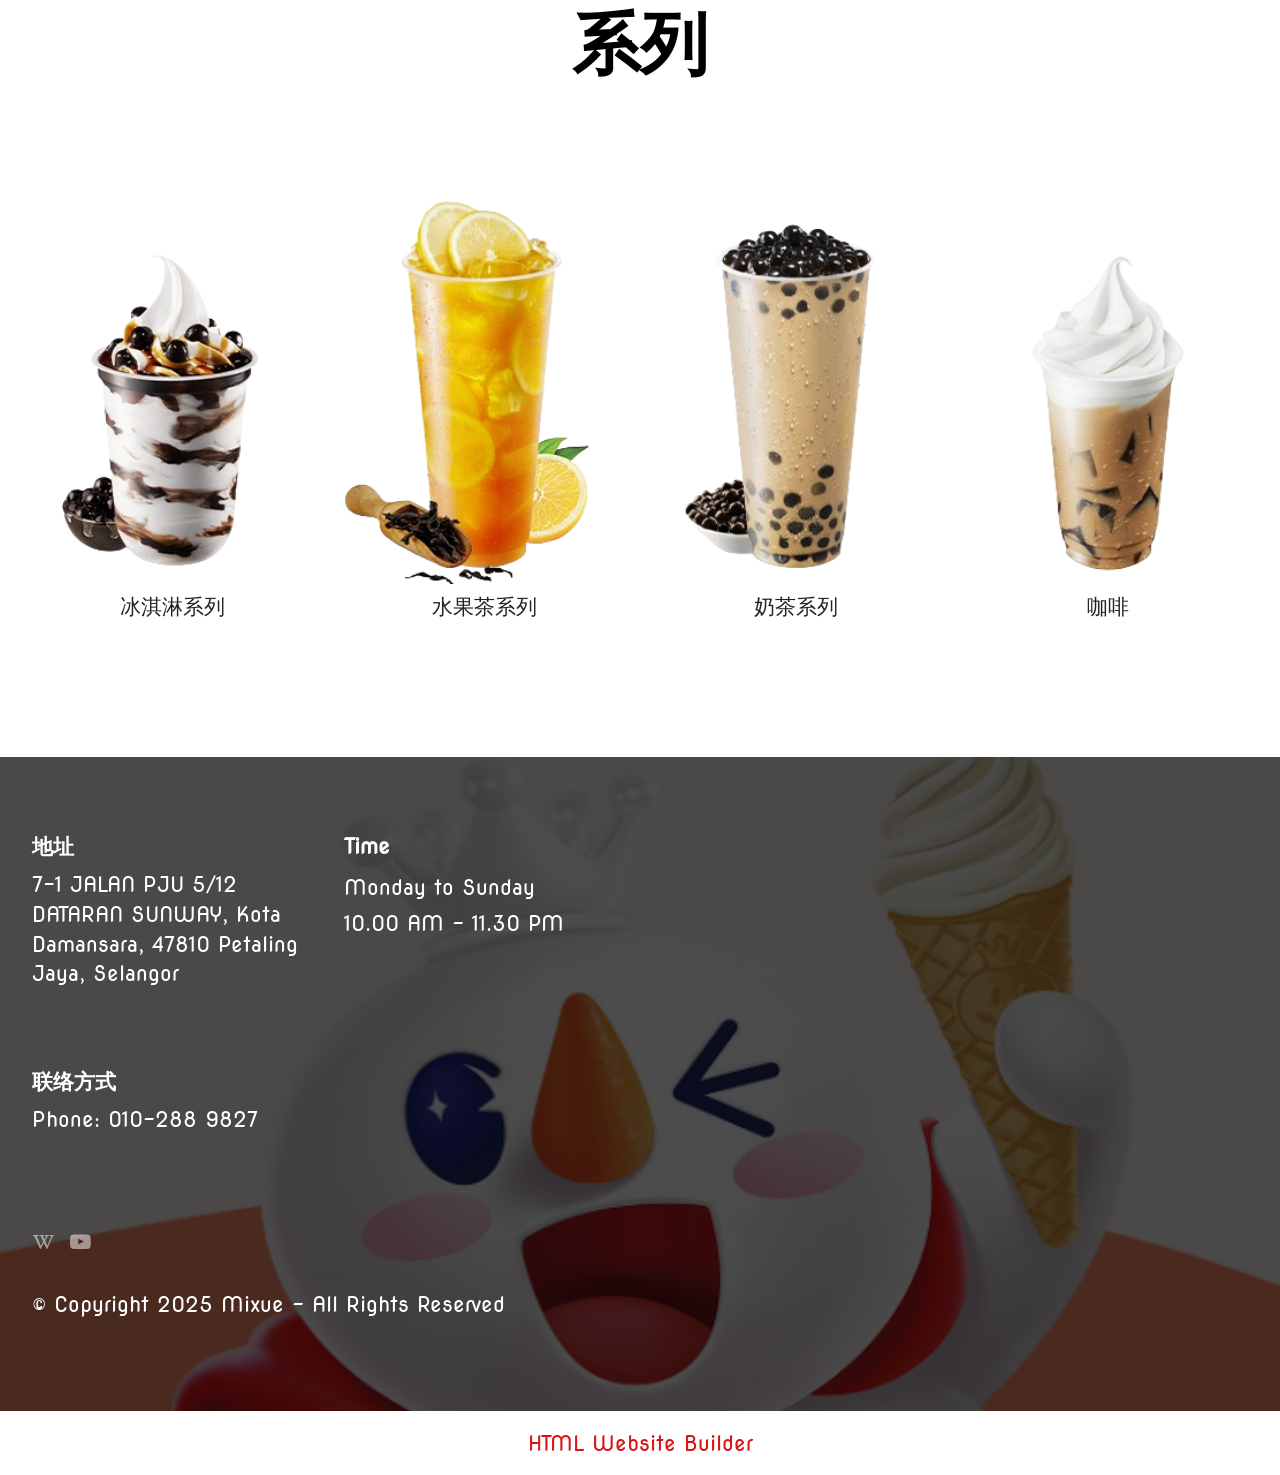
<file: page7.html>
<!DOCTYPE html>
<html  >
<head>
  <!-- Site made with Mobirise Website Builder v6.1.4, https://mobirise.com -->
  <meta charset="UTF-8">
  <meta http-equiv="X-UA-Compatible" content="IE=edge">
  <meta name="generator" content="Mobirise v6.1.4, mobirise.com">
  <meta name="viewport" content="width=device-width, initial-scale=1, minimum-scale=1">
  <link rel="shortcut icon" href="assets/images/logo-1.jpg" type="image/x-icon">
  <meta name="description" content="">
  
  
  <title>原本</title>
  <link rel="stylesheet" href="assets/web/assets/mobirise-icons2/mobirise2.css">
  <link rel="stylesheet" href="assets/bootstrap/css/bootstrap.min.css">
  <link rel="stylesheet" href="assets/dropdown/css/style.css">
  <link rel="stylesheet" href="assets/socicon/css/styles.css">
  <link rel="stylesheet" href="assets/theme/css/style.css">
  <link rel="preload" href="https://fonts.googleapis.com/css?family=Inter+Tight:100,200,300,400,500,600,700,800,900,100i,200i,300i,400i,500i,600i,700i,800i,900i&display=swap" as="style" onload="this.onload=null;this.rel='stylesheet'">
  <noscript><link rel="stylesheet" href="https://fonts.googleapis.com/css?family=Inter+Tight:100,200,300,400,500,600,700,800,900,100i,200i,300i,400i,500i,600i,700i,800i,900i&display=swap"></noscript>
  <link rel="preload" href="https://fonts.googleapis.com/css?family=Nova+Round:400&display=swap" as="style" onload="this.onload=null;this.rel='stylesheet'">
  <noscript><link rel="stylesheet" href="https://fonts.googleapis.com/css?family=Nova+Round:400&display=swap"></noscript>
  <link rel="preload" href="https://fonts.googleapis.com/css?family=Young+Serif:400&display=swap" as="style" onload="this.onload=null;this.rel='stylesheet'">
  <noscript><link rel="stylesheet" href="https://fonts.googleapis.com/css?family=Young+Serif:400&display=swap"></noscript>
  <link rel="preload" as="style" href="assets/mobirise/css/mbr-additional.css?v=3azw8X"><link rel="stylesheet" href="assets/mobirise/css/mbr-additional.css?v=3azw8X" type="text/css">

  
  
  
</head>
<body>
  
  <section data-bs-version="5.1" class="menu menu6 cid-uYWKj3gegR" once="menu" id="menu06-54">
	

	<nav class="navbar navbar-dropdown opacityScroll navbar-fixed-top navbar-expand-lg">
		<div class="container">
			<div class="navbar-brand">
				<span class="navbar-logo">
					<a href="index.html">
						<img src="assets/images/rb.png" alt="Mobirise Website Builder" style="height: 5rem;">
					</a>
				</span>
				
			</div>
			<button class="navbar-toggler" type="button" data-toggle="collapse" data-bs-toggle="collapse" data-target="#navbarSupportedContent" data-bs-target="#navbarSupportedContent" aria-controls="navbarNavAltMarkup" aria-expanded="false" aria-label="Toggle navigation">
				<div class="hamburger">
					<span></span>
					<span></span>
					<span></span>
					<span></span>
				</div>
			</button>
			<div class="collapse navbar-collapse opacityScroll" id="navbarSupportedContent">
				<ul class="navbar-nav nav-dropdown nav-right" data-app-modern-menu="true"><li class="nav-item dropdown">
						<a class="nav-link link dropdown-toggle text-secondary display-4" href="https://mobiri.se" data-toggle="dropdown-submenu" data-bs-toggle="dropdown" data-bs-auto-close="outside" aria-expanded="false">关于</a><div class="dropdown-menu" aria-labelledby="dropdown-857"><a class="dropdown-item text-secondary text-primary display-4" href="page1.html">品牌故事</a><a class="dropdown-item text-secondary text-primary display-4" href="page2.html">雪王简介</a><a class="show dropdown-item text-secondary text-primary display-4" href="page4.html">品牌历程</a><a class="show dropdown-item text-secondary text-primary display-4" href="page5.html">企业文化</a></div>
					</li>
					<li class="nav-item dropdown">
						<a class="nav-link link dropdown-toggle text-secondary display-4" href="https://mobiri.se" aria-expanded="false" data-toggle="dropdown-submenu" data-bs-toggle="dropdown" data-bs-auto-close="outside">产品</a><div class="dropdown-menu" aria-labelledby="dropdown-989"><div class="dropdown"><a class="dropdown-item text-secondary text-primary dropdown-toggle display-4" href="page6.html" aria-expanded="false" data-toggle="dropdown-submenu" data-bs-toggle="dropdown" data-bs-auto-close="outside">系列</a><div class="dropdown-menu dropdown-submenu" aria-labelledby="dropdown-526"><a class="dropdown-item text-secondary text-primary show display-4" href="page8.html">冰淇淋系列</a><a class="dropdown-item text-secondary text-primary display-4" href="page9.html">水果茶系列</a><a class="dropdown-item text-secondary text-primary show display-4" href="page10.html">奶茶系列</a><a class="dropdown-item text-secondary text-primary show display-4" href="page11.html">咖啡</a></div></div></div>
					</li><li class="nav-item"><a class="nav-link link text-secondary text-primary display-4" href="page12.html">Contact</a></li></ul>
				
				
			</div>
		</div>
	</nav>
</section>

<section data-bs-version="5.1" class="header5 cid-uYWKj3F96Z mbr-fullscreen" data-bg-video="https://youtu.be/XD2XJLWB1LA?si=eLV5ma3ihy-f32NH" id="header5-55">

    

    <div class="mbr-fallback-image disabled"></div>
    <div class="mbr-overlay" style="opacity: 0; background-color: rgb(255, 255, 255);"></div>

    <div class="container">
        <div class="row justify-content-end">
            <div class="col-12 col-lg-7">
                
                
                
                
            </div>
        </div>
    </div>
</section>

<section data-bs-version="5.1" class="article11 cid-uYWKj3VM3z" id="article11-56">
    

    
    
    <div class="container">
        <div class="row justify-content-center">
            <div class="title col-md-12 col-lg-10">
                <h3 class="mbr-section-title mbr-fonts-style align-center mt-0 mb-0 display-7"><strong>你爱我🤍我爱你 蜜雪冰城甜蜜蜜</strong></h3>
                
                
            </div>
        </div>
    </div>
</section>

<section data-bs-version="5.1" class="article11 cid-uYWKj4avW6" id="article11-57">
    

    
    
    <div class="container">
        <div class="row justify-content-center">
            <div class="title col-md-12 col-lg-10">
                <h3 class="mbr-section-title mbr-fonts-style align-center mt-0 mb-0 display-2"><strong>让全球每个人享受高质平价的美味</strong></h3>
                <h4 class="mbr-section-subtitle align-center mbr-fonts-style mt-4 display-7">这个爱，是老板对员工的爱，也是员工与员工的爱；是员工与顾客的爱，也是顾客
<div>与蜜雪冰城的爱；是顾客与顾客的爱，也是蜜雪冰城对顾客的爱！</div></h4>
                
            </div>
        </div>
    </div>
</section>

<section data-bs-version="5.1" class="features023 cid-uYWKj4qjoP" id="features023-58">

    

    
    
    <div class="container">
        <div class="row justify-content-center">
            <div class="col-12 content-head">
                <div class="card-wrapper mb-5">
                    <div class="card-box align-center">
                        
                        
                        
                    </div>
                </div>
            </div>
        </div>
        <div class="row content-row">
            <div class="item features-without-image col-12 col-md-6 col-lg-4 item-mb">
                <div class="item-wrapper">
                    <div class="title mb-3">
                        <span class="num mbr-fonts-style display-1"><strong>47500+</strong><br></span>
                    </div>
                    <h4 class="card-title mbr-fonts-style display-5">
                        <strong>全球蜜雪冰城门店突破</strong>
                    </h4>
                    
                </div>
            </div>
            <div class="item features-without-image col-12 col-md-6 col-lg-4 item-mb">
                <div class="item-wrapper">
                    <div class="title mb-3">
                        <span class="num mbr-fonts-style display-1"><strong>450+</strong><br></span>
                    </div>
                    <h4 class="card-title mbr-fonts-style display-5">
                        <strong>马来西亚蜜雪冰城门店突破</strong>
                    </h4>
                    
                </div>
            </div>
            <div class="item features-without-image col-12 col-md-6 col-lg-4 item-mb">
                <div class="item-wrapper">
                    <div class="title mb-3">
                        <span class="num mbr-fonts-style display-1"><strong>12个</strong><br></span>
                    </div>
                    <h4 class="card-title mbr-fonts-style display-5">
                        <strong>海外市场已拓展国家</strong>
                    </h4>
                    
                </div>
            </div>
        </div>
    </div>
</section>

<section data-bs-version="5.1" class="start article6 cid-uYWKj4Sdqc" id="article06-59">
	

	
	
	<div class="container">
		<div class="row justify-content-center">
			<div class="card col-md-12 col-lg-12">
				<div class="card-wrapper">
					<div class="card-box align-left">
						<h4 class="card-title mbr-fonts-style display-1"><strong>关于</strong></h4>
						
						
					</div>
				</div>
			</div>
		</div>
	</div>
</section>

<section data-bs-version="5.1" class="image07 cid-uYWKj59RuR" id="image07-5a">
  

  
  
  <div class="container">
    <div class="row justify-content-center">
      <div class="card col-12 col-lg-12">
        <div class="card-wrapper wrap">
          <div class="card-box align-center">
           
            
            
          </div>
        </div>
      </div>
    </div>

    
  </div>
</section>

<section data-bs-version="5.1" class="article14 cid-uYWKj5qubr" id="article14-5b">
    
    <div class="container">
        <div class="row justify-content-center">
            <div class="col-md-12 col-lg-10">
                <h3 class="mbr-section-title mbr-fonts-style display-1"><strong>品牌故事</strong></h3>
                
            </div>
        </div>
    </div>
</section>

<section data-bs-version="5.1" class="article11 cid-uYWKj5DxNR" id="article11-5c">
    

    
    
    <div class="container">
        <div class="row justify-content-center">
            <div class="title col-md-12 col-lg-10">
                <h3 class="mbr-section-title mbr-fonts-style align-center mt-0 mb-0 display-2">
                <strong>蜜雪冰城是怎么炼成的</strong>
                </h3>
                <h4 class="mbr-section-subtitle align-center mbr-fonts-style mt-4 display-7">
                1997年，大学时期的张红超在郑州开启了他一生的甜蜜事业，
                <div>一个新鲜冰淇淋与茶饮的全国连锁品牌，
</div><div>并确立了蜜雪冰城的使命：“让品牌更强大，让伙伴更富有，让全球每个人享受高质平价的美味”。
</div><div>为此他带领蜜雪人啃了20余年的硬骨头，自建工厂、自建供应链，自产核心原材料。</div></h4>
                
            </div>
        </div>
    </div>
</section>

<section data-bs-version="5.1" class="article14 cid-uYWKj5SsGU" id="article14-5d">
    
    <div class="container">
        <div class="row justify-content-center">
            <div class="col-md-12 col-lg-10">
                <h3 class="mbr-section-title mbr-fonts-style display-1"><strong>雪王简介</strong></h3>
                
            </div>
        </div>
    </div>
</section>

<section data-bs-version="5.1" class="start article2 cid-uYWKj63Adf" id="article02-5e">
	

	
	

	<div class="container">
		<div class="row justify-content-center">
			<div class="col-12 col-md-12 col-lg-6 image-wrapper">
				<img class="w-100" src="assets/images/9d480354bc675ef4ed43ab456ef7a17b.png" alt="Mobirise Website Builder">
			</div>
			<div class="col-12 col-md-12 col-lg">
				<div class="text-wrapper align-left">
					<h1 class="mbr-section-title mbr-fonts-style mb-4 display-5">
						<strong>我是手拿冰淇淋权杖的雪王
</strong>
					<div><strong>一生只爱冰淇淋与茶</strong></div></h1>
					<p class="mbr-text align-left mbr-fonts-style mb-4 display-4">生日|11月22日<br>性格|正直、友善、热情、进取
<br>职位|蜜雪冰城首席品控官兼全球品牌代言人
<br>口头禅|你爱我❤️我爱你，蜜雪冰城甜蜜蜜
<br>爱好|唱歌跳舞，研究冰淇淋与茶的新奇吃法</p>
					
				</div>
			</div>
		</div>
	</div>
</section>

<section data-bs-version="5.1" class="article14 cid-uYWKj6nRoa" id="article14-5f">
    
    <div class="container">
        <div class="row justify-content-center">
            <div class="col-md-12 col-lg-10">
                <h3 class="mbr-section-title mbr-fonts-style display-1"><strong>品牌历程</strong></h3>
                
            </div>
        </div>
    </div>
</section>

<section data-bs-version="5.1" class="timeline1 cid-uYWKj6ycVO" id="timeline1-5g">
    

    
    
    <div class="timelines-container container" mbri-timelines="">
        
        <div class="row timeline-element mb-2 mt-4">
            <div class="timeline-date col-12 col-md-6">
                <div class="timeline-date-wrapper">
                    <p class="mbr-timeline-date mbr-fonts-style display-5">1997</p>
                </div>
            </div>
            <span class="iconBackground"></span>
            <div class="col-12 col-md-6">
                <div class="timeline-text-wrapper">
                    <h4 class="mbr-timeline-title mbr-fonts-style mb-4 display-5">
                        <strong>创始人开启创业之旅</strong>
                    </h4>
                    <div class="image-wrapper mb-4">
                        <img src="assets/images/screenshot-2025-10-14.png" alt="Mobirise Website Builder" title="">
                    </div>
                    <p class="mbr-text mbr-fonts-style display-7"></p>
                </div>
            </div>
        </div>
        <div class="row timeline-element mb-2">
            <div class="col-12 col-md-6">
                <div class="timeline-text-wrapper">
                    <h4 class="mbr-timeline-title mbr-fonts-style mb-4 display-5">
                        <strong>第一家蜜雪冰城门店</strong>
                    </h4>
                    <div class="image-wrapper mb-4">
                        <img src="assets/images/screenshot-2025-10-15.png" alt="Mobirise Website Builder" title="">
                    </div>
                    <p class="mbr-text mbr-fonts-style display-7"></p>
                </div>
            </div>
            <span class="iconBackground"></span>
            <div class="timeline-date col-12 col-md-6">
                <div class="timeline-date-wrapper">
                    <p class="mbr-timeline-date mbr-fonts-style display-5">
                        <strong>1999</strong></p>
                </div>
            </div>
        </div>
        <div class="row timeline-element mb-2">
            <div class="timeline-date col-12 col-md-6">
                <div class="timeline-date-wrapper">
                    <p class="mbr-timeline-date mbr-fonts-style display-5">
                        <strong>2005</strong></p>
                </div>
            </div>
            <span class="iconBackground"></span>
            <div class="col-12 col-md-6">
                <div class="timeline-text-wrapper">
                    <h4 class="mbr-timeline-title mbr-fonts-style mb-4 display-5">
                        <strong>第一支新鲜冰淇淋诞生</strong>
                    </h4>
                    <div class="image-wrapper mb-4">
                        <img src="assets/images/screenshot-2025-10-16.png" alt="Mobirise Website Builder" title="">
                    </div>
                    <p class="mbr-text mbr-fonts-style display-7"></p>
                </div>
            </div>
        </div>
        <div class="row timeline-element mb-2">
            <div class="col-12 col-md-6">
                <div class="timeline-text-wrapper">
                    <h4 class="mbr-timeline-title mbr-fonts-style mb-4 display-5">
                        <strong>通过特许经营备案</strong>
                    </h4>
                    <div class="image-wrapper mb-4">
                        <img src="assets/images/screenshot-2025-10-17.png" alt="Mobirise Website Builder" title="">
                    </div>
                    <p class="mbr-text mbr-fonts-style display-7"></p>
                </div>
            </div>
            <span class="iconBackground"></span>
            <div class="timeline-date col-12 col-md-6">
                <div class="timeline-date-wrapper">
                    <p class="mbr-timeline-date mbr-fonts-style display-5">
                        <strong>2010</strong></p>
                </div>
            </div>
        </div>
        <div class="row timeline-element mb-2">
            <div class="timeline-date col-12 col-md-6">
                <div class="timeline-date-wrapper">
                    <p class="mbr-timeline-date mbr-fonts-style display-5"><strong>2012</strong></p>
                </div>
            </div>
            <span class="iconBackground"></span>
            <div class="col-12 col-md-6">
                <div class="timeline-text-wrapper">
                    <h4 class="mbr-timeline-title mbr-fonts-style mb-4 display-5">
                        <strong>实现核心原材料自产</strong>
                    </h4>
                    <div class="image-wrapper mb-4">
                        <img src="assets/images/screenshot-2025-10-18.png" alt="Mobirise Website Builder" title="">
                    </div>
                    <p class="mbr-text mbr-fonts-style display-7"></p>
                </div>
            </div>
        </div>
        <div class="row timeline-element mb-2">
            <div class="col-12 col-md-6">
                <div class="timeline-text-wrapper">
                    <h4 class="mbr-timeline-title mbr-fonts-style mb-4 display-5">
                        <strong>推出冰鲜柠檬水</strong>
                    </h4>
                    <div class="image-wrapper mb-4">
                        <img src="assets/images/screenshot-2025-10-19.png" alt="Mobirise Website Builder" title="">
                    </div>
                    <p class="mbr-text mbr-fonts-style display-7"></p>
                </div>
            </div>
            <span class="iconBackground"></span>
            <div class="timeline-date col-12 col-md-6">
                <div class="timeline-date-wrapper">
                    <p class="mbr-timeline-date mbr-fonts-style display-5">
                        <strong>2013</strong></p>
                </div>
            </div>
        </div>
        <div class="row timeline-element mb-2">
            <div class="timeline-date col-12 col-md-6">
                <div class="timeline-date-wrapper">
                    <p class="mbr-timeline-date mbr-fonts-style display-5">
                        <strong>2014</strong></p>
                </div>
            </div>
            <span class="iconBackground"></span>
            <div class="col-12 col-md-6">
                <div class="timeline-text-wrapper">
                    <h4 class="mbr-timeline-title mbr-fonts-style mb-4 display-5">
                        <strong>全国物流免运费</strong>
                    </h4>
                    <div class="image-wrapper mb-4">
                        <img src="assets/images/screenshot-2025-10-22.png" alt="Mobirise Website Builder" title="">
                    </div>
                    <p class="mbr-text mbr-fonts-style display-7"></p>
                </div>
            </div>
        </div>
        <div class="row timeline-element mb-2">
            <div class="col-12 col-md-6">
                <div class="timeline-text-wrapper">
                    <h4 class="mbr-timeline-title mbr-fonts-style mb-4 display-5">
                        <strong>首家海外门店开业</strong>
                    </h4>
                    <div class="image-wrapper mb-4">
                        <img src="assets/images/screenshot-2025-10-21.png" alt="Mobirise Website Builder" title="">
                    </div>
                    <p class="mbr-text mbr-fonts-style display-7"></p>
                </div>
            </div>
            <span class="iconBackground"></span>
            <div class="timeline-date col-12 col-md-6">
                <div class="timeline-date-wrapper">
                    <p class="mbr-timeline-date mbr-fonts-style display-5">
                        <strong>2018</strong></p>
                </div>
            </div>
        </div>
        <div class="row timeline-element mb-2">
            <div class="timeline-date col-12 col-md-6">
                <div class="timeline-date-wrapper">
                    <p class="mbr-timeline-date mbr-fonts-style display-5"><strong>2020</strong></p>
                </div>
            </div>
            <span class="iconBackground"></span>
            <div class="col-12 col-md-6">
                <div class="timeline-text-wrapper">
                    <h4 class="mbr-timeline-title mbr-fonts-style mb-4 display-5">
                        <strong>门店突破10000家</strong>
                    </h4>
                    <div class="image-wrapper mb-4">
                        <img src="assets/images/screenshot-2025-10-23.png" alt="Mobirise Website Builder" title="">
                    </div>
                    <p class="mbr-text mbr-fonts-style display-7"></p>
                </div>
            </div>
        </div>
        <div class="row timeline-element mb-2">
            <div class="col-12 col-md-6">
                <div class="timeline-text-wrapper">
                    <h4 class="mbr-timeline-title mbr-fonts-style mb-4 display-5">
                        <strong>门店突破20000家</strong>
                    </h4>
                    <div class="image-wrapper mb-4">
                        <img src="assets/images/screenshot-2025-10-24.png" alt="Mobirise Website Builder" title="">
                    </div>
                    <p class="mbr-text mbr-fonts-style display-7"></p>
                </div>
            </div>
            <span class="iconBackground"></span>
            <div class="timeline-date col-12 col-md-6">
                <div class="timeline-date-wrapper">
                    <p class="mbr-timeline-date mbr-fonts-style display-5"><strong>2022</strong></p>
                </div>
            </div>
        </div>
        <div class="row timeline-element mb-2">
            <div class="timeline-date col-12 col-md-6">
                <div class="timeline-date-wrapper">
                    <p class="mbr-timeline-date mbr-fonts-style display-5"><strong>2024</strong></p>
                </div>
            </div>
            <span class="iconBackground"></span>
            <div class="col-12 col-md-6">
                <div class="timeline-text-wrapper">
                    <h4 class="mbr-timeline-title mbr-fonts-style mb-4 display-5">
                        <strong>全球门店突破42000家</strong>
                    </h4>
                    <div class="image-wrapper mb-4">
                        <img src="assets/images/screenshot-2025-10-25.png" alt="Mobirise Website Builder" title="">
                    </div>
                    <p class="mbr-text mbr-fonts-style display-7"></p>
                </div>
            </div>
        </div>
        
    </div>
</section>

<section data-bs-version="5.1" class="article14 cid-uYWKj7ao9g" id="article14-5h">
    
    <div class="container">
        <div class="row justify-content-center">
            <div class="col-md-12 col-lg-10">
                <h3 class="mbr-section-title mbr-fonts-style display-1"><strong>企业文化</strong></h3>
                
            </div>
        </div>
    </div>
</section>

<section data-bs-version="5.1" class="people5 mbr-embla cid-uYWKj7lS9I" id="people5-5i">

    

    
    

    <div class="position-relative text-center">
        

        <div class="embla" data-skip-snaps="true" data-align="center" data-auto-play-interval="5" data-draggable="true">
            <div class="embla__viewport container-fluid">
                <div class="embla__container">
                    <div class="embla__slide slider-image item" style="margin-left: 7rem; margin-right: 7rem;">
                        <div class="user">
                            <div class="user_image">
                                <div class="item-wrapper position-relative">
                                    <img src="assets/images/screenshot-2025-10-31.png" alt="Mobirise Website Builder">
                                </div>
                            </div>
                            <div class="user_text mb-4">
                                <p class="mbr-fonts-style display-7"></p>
                            </div>
                            <div class="user_name mbr-fonts-style mb-2 display-7">
                                <strong>企业使命</strong></div>
                            <div class="user_desk mbr-fonts-style display-7">
                                让品牌更强大，让伙伴更富有
                            <div>让全球每个人享受高质平价的美味</div></div>
                        </div>
                    </div>
                    <div class="embla__slide slider-image item" style="margin-left: 7rem; margin-right: 7rem;">
                        <div class="user">
                            <div class="user_image">
                                <div class="item-wrapper position-relative">
                                    <img src="assets/images/screenshot-2025-10-29.png" alt="Mobirise Website Builder">
                                </div>
                            </div>
                            <div class="user_text mb-4">
                                <p class="mbr-fonts-style display-7"></p>
                            </div>
                            <div class="user_name mbr-fonts-style mb-2 display-7">
                                <strong>企业愿景</strong>
                            </div>
                            <div class="user_desk mbr-fonts-style display-7">
                                简单，专注，做受人尊敬的百年品牌</div>
                        </div>
                    </div>
                    <div class="embla__slide slider-image item" style="margin-left: 7rem; margin-right: 7rem;">
                        <div class="user">
                            <div class="user_image">
                                <div class="item-wrapper position-relative">
                                    <img src="assets/images/screenshot-2025-10-30.png" alt="Mobirise Website Builder">
                                </div>
                            </div>
                            <div class="user_text mb-4">
                                <p class="mbr-fonts-style display-7"></p>
                            </div>
                            <div class="user_name mbr-fonts-style mb-2 display-7">
                                <strong>核心价值观</strong></div>
                            <div class="user_desk mbr-fonts-style display-7">
                                真人真心真产品，不走捷径不骗人</div>
                        </div>
                    </div>
                </div>
            </div>
            <button class="embla__button embla__button--prev">
                <span class="mobi-mbri mobi-mbri-arrow-prev mbr-iconfont" aria-hidden="true"></span>
                <span class="sr-only visually-hidden visually-hidden">Previous</span>
            </button>
            <button class="embla__button embla__button--next">
                <span class="mobi-mbri mobi-mbri-arrow-next mbr-iconfont" aria-hidden="true"></span>
                <span class="sr-only visually-hidden visually-hidden">Next</span>
            </button>
        </div>
    </div>
</section>

<section data-bs-version="5.1" class="start article6 cid-uYWKj7TCrB" id="article06-5j">
	

	
	
	<div class="container">
		<div class="row justify-content-center">
			<div class="card col-md-12 col-lg-12">
				<div class="card-wrapper">
					<div class="card-box align-left">
						<h4 class="card-title mbr-fonts-style display-1">
							<strong>产品</strong></h4>
						
						
					</div>
				</div>
			</div>
		</div>
	</div>
</section>

<section data-bs-version="5.1" class="slider1 cid-uYWKj8aXUp" id="slider1-5k">
    
    <div class="carousel slide" id="uZ1XX5t1J2" data-interval="5000" data-bs-interval="5000">
        <ol class="carousel-indicators">
            <li data-slide-to="0" data-bs-slide-to="0" class="active" data-target="#uZ1XX5t1J2" data-bs-target="#uZ1XX5t1J2"></li>
            <li data-slide-to="1" data-bs-slide-to="1" data-target="#uZ1XX5t1J2" data-bs-target="#uZ1XX5t1J2"></li>
            <li data-slide-to="2" data-bs-slide-to="2" data-target="#uZ1XX5t1J2" data-bs-target="#uZ1XX5t1J2"></li>
        </ol>
        <div class="carousel-inner">
            <div class="carousel-item slider-image item active">
                <div class="item-wrapper">
                    <img class="d-block w-100" src="assets/images/screenshot-2025-10-7.png" alt="Mobirise Website Builder">
                    
                    <div class="carousel-caption">
                        <h5 class="mbr-section-subtitle mbr-fonts-style display-5">
                            <strong>新鲜柠檬汁</strong></h5>
                        <p class="mbr-section-text mbr-fonts-style display-7">Fresh Lemonade<br></p>
                    </div>
                </div>
            </div>
            <div class="carousel-item slider-image item">
                <div class="item-wrapper">
                    <img class="d-block w-100" src="assets/images/screenshot-2025-10-9.png" alt="Mobirise Website Builder">
                    
                    <div class="carousel-caption">
                        <h5 class="mbr-section-subtitle mbr-fonts-style display-5"><strong>蜜雪冰淇淋</strong></h5>
                        <p class="mbr-section-text mbr-fonts-style display-7">MIXUE Ice Cream</p>
                    </div>
                </div>
            </div>
            <div class="carousel-item slider-image item">
                <div class="item-wrapper">
                    <img class="d-block w-100" src="assets/images/screenshot-2025-10.png" alt="Mobirise Website Builder">
                    
                    <div class="carousel-caption">
                        <h5 class="mbr-section-subtitle mbr-fonts-style display-5">
                            <strong>
</strong>
                        <div><br></div><div>草莓摇摇奶昔</div></h5>
                        <p class="mbr-section-text mbr-fonts-style display-7">Strawberry Mi-Shake<br></p>
                    </div>
                </div>
            </div>
        </div>
        <a class="carousel-control carousel-control-prev" role="button" data-slide="prev" data-bs-slide="prev" href="#uZ1XX5t1J2">
            <span class="mobi-mbri mobi-mbri-arrow-prev" aria-hidden="true"></span>
            <span class="sr-only visually-hidden">Previous</span>
        </a>
        <a class="carousel-control carousel-control-next" role="button" data-slide="next" data-bs-slide="next" href="#uZ1XX5t1J2">
            <span class="mobi-mbri mobi-mbri-arrow-next" aria-hidden="true"></span>
            <span class="sr-only visually-hidden">Next</span>
        </a>
    </div>
</section>

<section data-bs-version="5.1" class="article14 cid-uYWKj8v3He" id="article14-5l">
    
    <div class="container">
        <div class="row justify-content-center">
            <div class="col-md-12 col-lg-10">
                <h3 class="mbr-section-title mbr-fonts-style display-1">
                    <strong>系列</strong>
                </h3>
                
            </div>
        </div>
    </div>
</section>

<section data-bs-version="5.1" class="gallery5 mbr-gallery cid-uYWKj8J8va" id="gallery5-5m">
    

    
    

    <div class="container">
        
        <div class="row mbr-gallery mt-4">
            <div class="col-12 col-md-6 col-lg-3 item gallery-image">
                <div class="item-wrapper" data-toggle="modal" data-bs-toggle="modal" data-target="#uZ1XX5K9GH-modal" data-bs-target="#uZ1XX5K9GH-modal">
                    <img class="w-100" src="assets/images/super-boba-sundae.png" alt="Mobirise Website Builder" data-slide-to="0" data-bs-slide-to="0" data-target="#lb-uZ1XX5K9GH" data-bs-target="#lb-uZ1XX5K9GH">
                    <div class="icon-wrapper">
                        <span class="mobi-mbri mobi-mbri-search mbr-iconfont mbr-iconfont-btn"></span>
                    </div>
                </div>
                <h6 class="mbr-item-subtitle mbr-fonts-style align-center mb-2 mt-2 display-7">冰淇淋系列</h6>
            </div>
            <div class="col-12 col-md-6 col-lg-3 item gallery-image">
                <div class="item-wrapper" data-toggle="modal" data-bs-toggle="modal" data-target="#uZ1XX5K9GH-modal" data-bs-target="#uZ1XX5K9GH-modal">
                    <img class="w-100" src="assets/images/lemon-black-tea.png" alt="Mobirise Website Builder" data-slide-to="1" data-bs-slide-to="1" data-target="#lb-uZ1XX5K9GH" data-bs-target="#lb-uZ1XX5K9GH">
                    <div class="icon-wrapper">
                        <span class="mobi-mbri mobi-mbri-search mbr-iconfont mbr-iconfont-btn"></span>
                    </div>
                </div>
                <h6 class="mbr-item-subtitle mbr-fonts-style align-center mb-2 mt-2 display-7">水果茶系列</h6>
            </div>
            <div class="col-12 col-md-6 col-lg-3 item gallery-image">
                <div class="item-wrapper" data-toggle="modal" data-bs-toggle="modal" data-target="#uZ1XX5K9GH-modal" data-bs-target="#uZ1XX5K9GH-modal">
                    <img class="w-100" src="assets/images/classical-milk-tea.png" alt="Mobirise Website Builder" data-slide-to="2" data-bs-slide-to="2" data-target="#lb-uZ1XX5K9GH" data-bs-target="#lb-uZ1XX5K9GH">
                    <div class="icon-wrapper">
                        <span class="mobi-mbri mobi-mbri-search mbr-iconfont mbr-iconfont-btn"></span>
                    </div>
                </div>
                <h6 class="mbr-item-subtitle mbr-fonts-style align-center mb-2 mt-2 display-7">奶茶系列</h6>
            </div>
            <div class="col-12 col-md-6 col-lg-3 item gallery-image">
                <div class="item-wrapper" data-toggle="modal" data-bs-toggle="modal" data-target="#uZ1XX5K9GH-modal" data-bs-target="#uZ1XX5K9GH-modal">
                    <img class="w-100" src="assets/images/ice-cream-toffee-hazelnut-latte.png" alt="Mobirise Website Builder" data-slide-to="3" data-bs-slide-to="3" data-target="#lb-uZ1XX5K9GH" data-bs-target="#lb-uZ1XX5K9GH">
                    <div class="icon-wrapper">
                        <span class="mobi-mbri mobi-mbri-search mbr-iconfont mbr-iconfont-btn"></span>
                    </div>
                </div>
                <h6 class="mbr-item-subtitle mbr-fonts-style align-center mb-2 mt-2 display-7">咖啡</h6>
            </div>
        </div>

        <div class="modal mbr-slider" tabindex="-1" role="dialog" aria-hidden="true" id="uZ1XX5K9GH-modal">
            <div class="modal-dialog" role="document">
                <div class="modal-content">
                    <div class="modal-body">
                        <div class="carousel slide carousel-fade" id="lb-uZ1XX5K9GH" data-ride="carousel" data-bs-ride="carousel" data-interval="6000" data-bs-interval="6000">
                            <div class="carousel-inner">
                                <div class="carousel-item active">
                                    <img class="d-block w-100" src="assets/images/super-boba-sundae.png" alt="Mobirise Website Builder">
                                </div>
                                <div class="carousel-item">
                                    <img class="d-block w-100" src="assets/images/lemon-black-tea.png" alt="Mobirise Website Builder">
                                </div>
                                <div class="carousel-item">
                                    <img class="d-block w-100" src="assets/images/classical-milk-tea.png" alt="Mobirise Website Builder">
                                </div>
                                <div class="carousel-item">
                                    <img class="d-block w-100" src="assets/images/ice-cream-toffee-hazelnut-latte.png" alt="Mobirise Website Builder">
                                </div>
                            </div>
                            <ol class="carousel-indicators">
                                <li data-slide-to="0" data-bs-slide-to="0" class="active" data-target="#lb-uZ1XX5K9GH" data-bs-target="#lb-uZ1XX5K9GH"></li>
                                <li data-slide-to="1" data-bs-slide-to="1" data-target="#lb-uZ1XX5K9GH" data-bs-target="#lb-uZ1XX5K9GH"></li>
                                <li data-slide-to="2" data-bs-slide-to="2" data-target="#lb-uZ1XX5K9GH" data-bs-target="#lb-uZ1XX5K9GH"></li>
                                <li data-slide-to="3" data-bs-slide-to="3" data-target="#lb-uZ1XX5K9GH" data-bs-target="#lb-uZ1XX5K9GH"></li>
                            </ol>
                            <a role="button" href="" class="close" data-dismiss="modal" data-bs-dismiss="modal" aria-label="Close">
                            </a>
                            <a class="carousel-control-prev carousel-control" role="button" data-slide="prev" data-bs-slide="prev" href="#lb-uZ1XX5K9GH">
                                <span class="mobi-mbri mobi-mbri-arrow-prev" aria-hidden="true"></span>
                                <span class="sr-only visually-hidden">Previous</span>
                            </a>
                            <a class="carousel-control-next carousel-control" role="button" data-slide="next" data-bs-slide="next" href="#lb-uZ1XX5K9GH">
                                <span class="mobi-mbri mobi-mbri-arrow-next" aria-hidden="true"></span>
                                <span class="sr-only visually-hidden">Next</span>
                            </a>
                        </div>
                    </div>
                </div>
            </div>
        </div>
    </div>
</section>

<section data-bs-version="5.1" class="footer6 cid-uYWKj9aLnC" once="footers" id="footer6-5n">

    

    <div class="mbr-overlay" style="opacity: 0.7; background-color: rgb(0, 0, 0);"></div>

    <div class="container">
        <div class="row content mbr-white">
            <div class="col-12 col-md-3 mbr-fonts-style display-7">
                <h5 class="mbr-section-subtitle mbr-fonts-style mb-2 display-7">
                    <strong>地址</strong>
                </h5>
                <p class="mbr-text mbr-fonts-style display-7">7-1 JALAN PJU 5/12 DATARAN SUNWAY, Kota Damansara, 47810 Petaling Jaya, Selangor
                </p> <br>
                <h5 class="mbr-section-subtitle mbr-fonts-style mb-2 mt-4 display-7">
                    <strong>联络方式</strong></h5>
                <p class="mbr-text mbr-fonts-style mb-4 display-7">Phone:&nbsp;010-288 9827<br></p>
            </div>
            <div class="col-12 col-md-3 mbr-fonts-style display-7">
                <h5 class="mbr-section-subtitle mbr-fonts-style mb-2 display-7"><strong>Time</strong></h5>
                <ul class="list mbr-fonts-style mb-4 display-7">
                    <li class="mbr-text item-wrap">Monday to Sunday&nbsp;</li><li class="mbr-text item-wrap">10.00 AM - 11.30 PM&nbsp;</li>
                </ul>
                <h5 class="mbr-section-subtitle mbr-fonts-style mb-2 mt-5 display-7"></h5>
                <p class="mbr-text mbr-fonts-style mb-4 display-7"></p>
            </div>
            <div class="col-12 col-md-6">
                <div class="google-map"><iframe frameborder="0" style="border:0" src="https://www.google.com/maps/embed/v1/place?key=AIzaSyCt1265A4qvZy9HKUeA8J15AOC4SrCyZe4&amp;q=7-1 JALAN PJU 5/12 DATARAN SUNWAY, Kota Damansara, 47810 Petaling Jaya, Selangor" allowfullscreen=""></iframe></div>
            </div>
            <div class="col-md-6">
                <div class="social-list align-left">
                    <div class="soc-item">
                        <a href="https://zh.wikipedia.org/zh-my/%E8%9C%9C%E9%9B%AA%E5%86%B0%E5%9F%8E" target="_blank">
                            <span class="mbr-iconfont mbr-iconfont-social socicon-wikipedia socicon"></span>
                        </a>
                    </div>
                    <div class="soc-item">
                        <a href="https://www.youtube.com/@MIXUEMalaysia/videos" target="_blank">
                            <span class="mbr-iconfont mbr-iconfont-social socicon-youtube socicon"></span>
                        </a>
                    </div>
                    
                    
                    
                    
                </div>
            </div>
        </div>
        <div class="footer-lower">
            <div class="media-container-row">
                <div class="col-sm-12">
                    <hr>
                </div>
            </div>
            <div class="col-sm-12 copyright pl-0">
                <p class="mbr-text mbr-fonts-style mbr-white display-7">
                    © Copyright 2025 Mixue - All Rights Reserved
                </p>
            </div>
        </div>
    </div>
</section><section class="display-7" style="padding: 0;align-items: center;justify-content: center;flex-wrap: wrap;    align-content: center;display: flex;position: relative;height: 4rem;"><a href="https://mobiri.se/" style="flex: 1 1;height: 4rem;position: absolute;width: 100%;z-index: 1;"><img alt="" style="height: 4rem;" src="[data-uri]"></a><p style="margin: 0;text-align: center;" class="display-7">&#8204;</p><a style="z-index:1" href="https://mobirise.com/html-builder.html">HTML Website Builder</a></section><script src="assets/bootstrap/js/bootstrap.bundle.min.js"></script>  <script src="assets/smoothscroll/smooth-scroll.js"></script>  <script src="assets/ytplayer/index.js"></script>  <script src="assets/dropdown/js/navbar-dropdown.js"></script>  <script src="assets/vimeoplayer/player.js"></script>  <script src="assets/embla/embla.min.js"></script>  <script src="assets/embla/script.js"></script>  <script src="assets/theme/js/script.js"></script>  
  
  
</body>
</html>
</file>
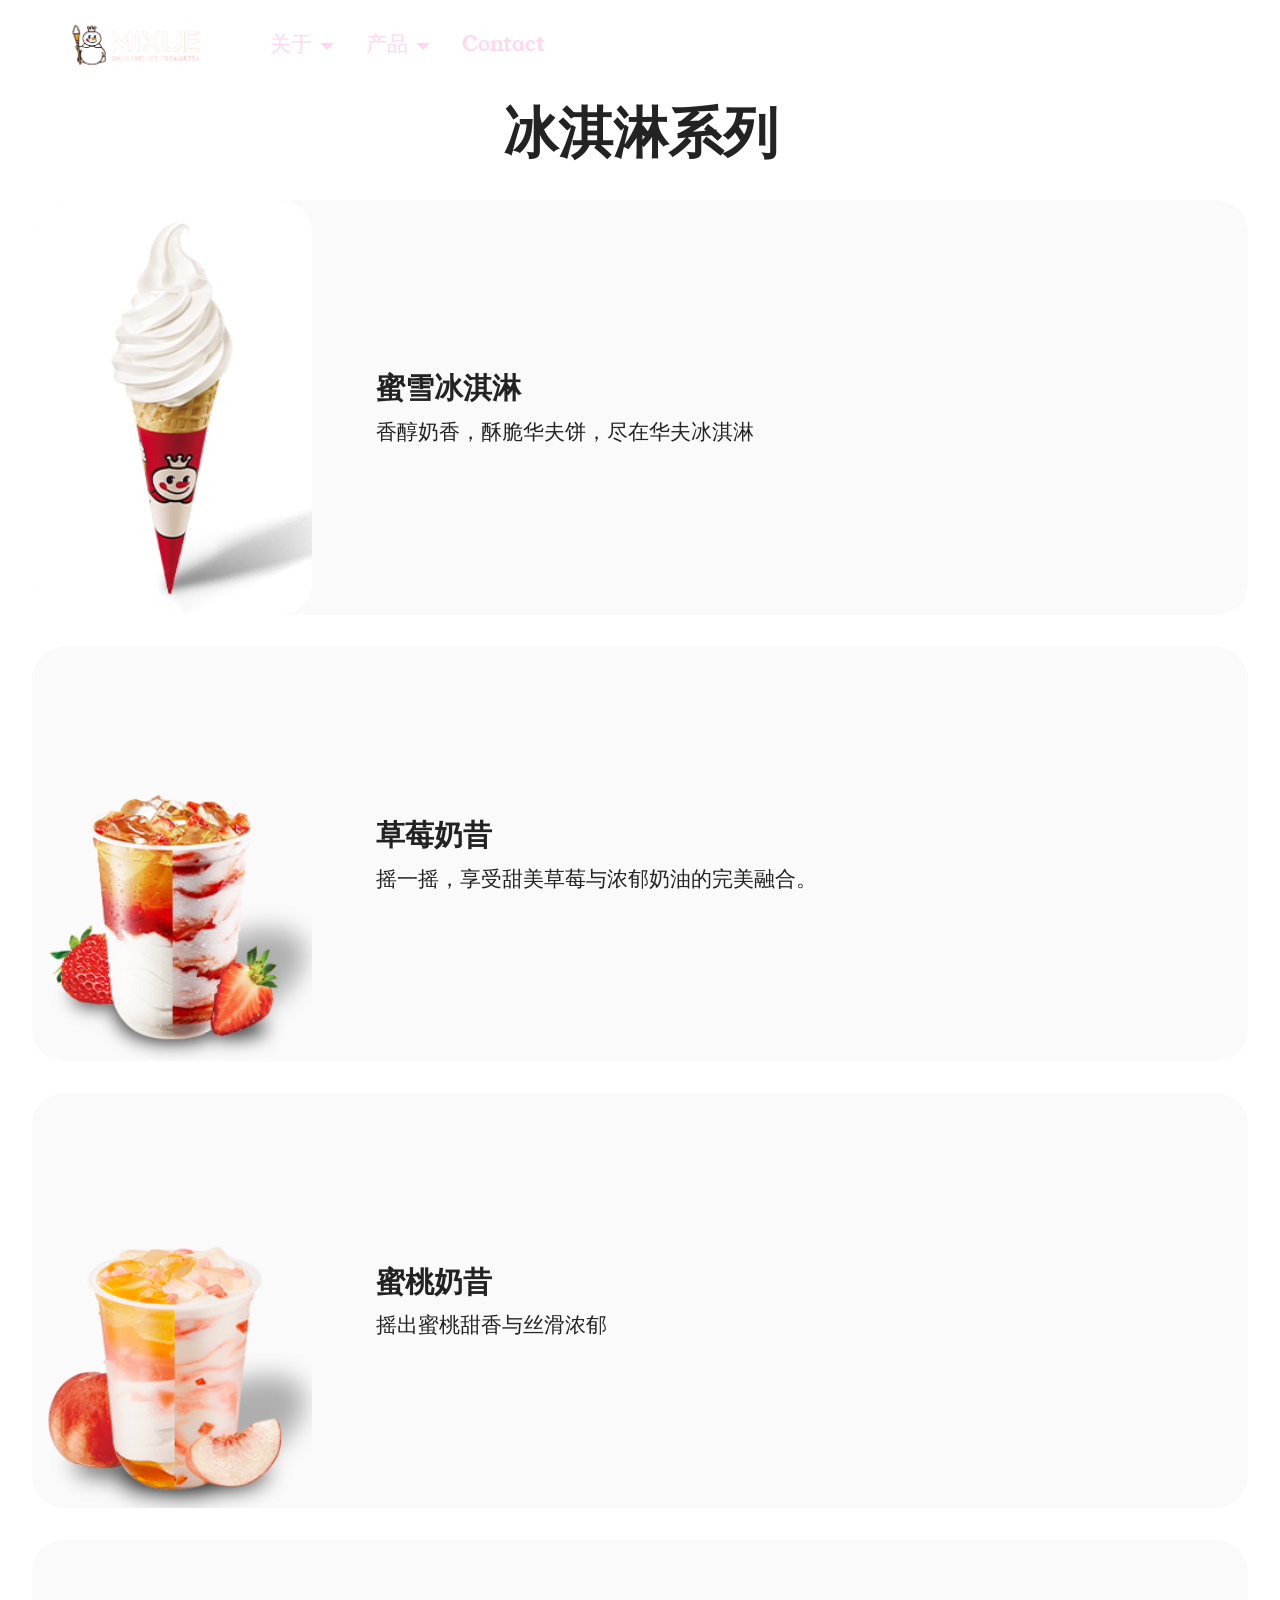
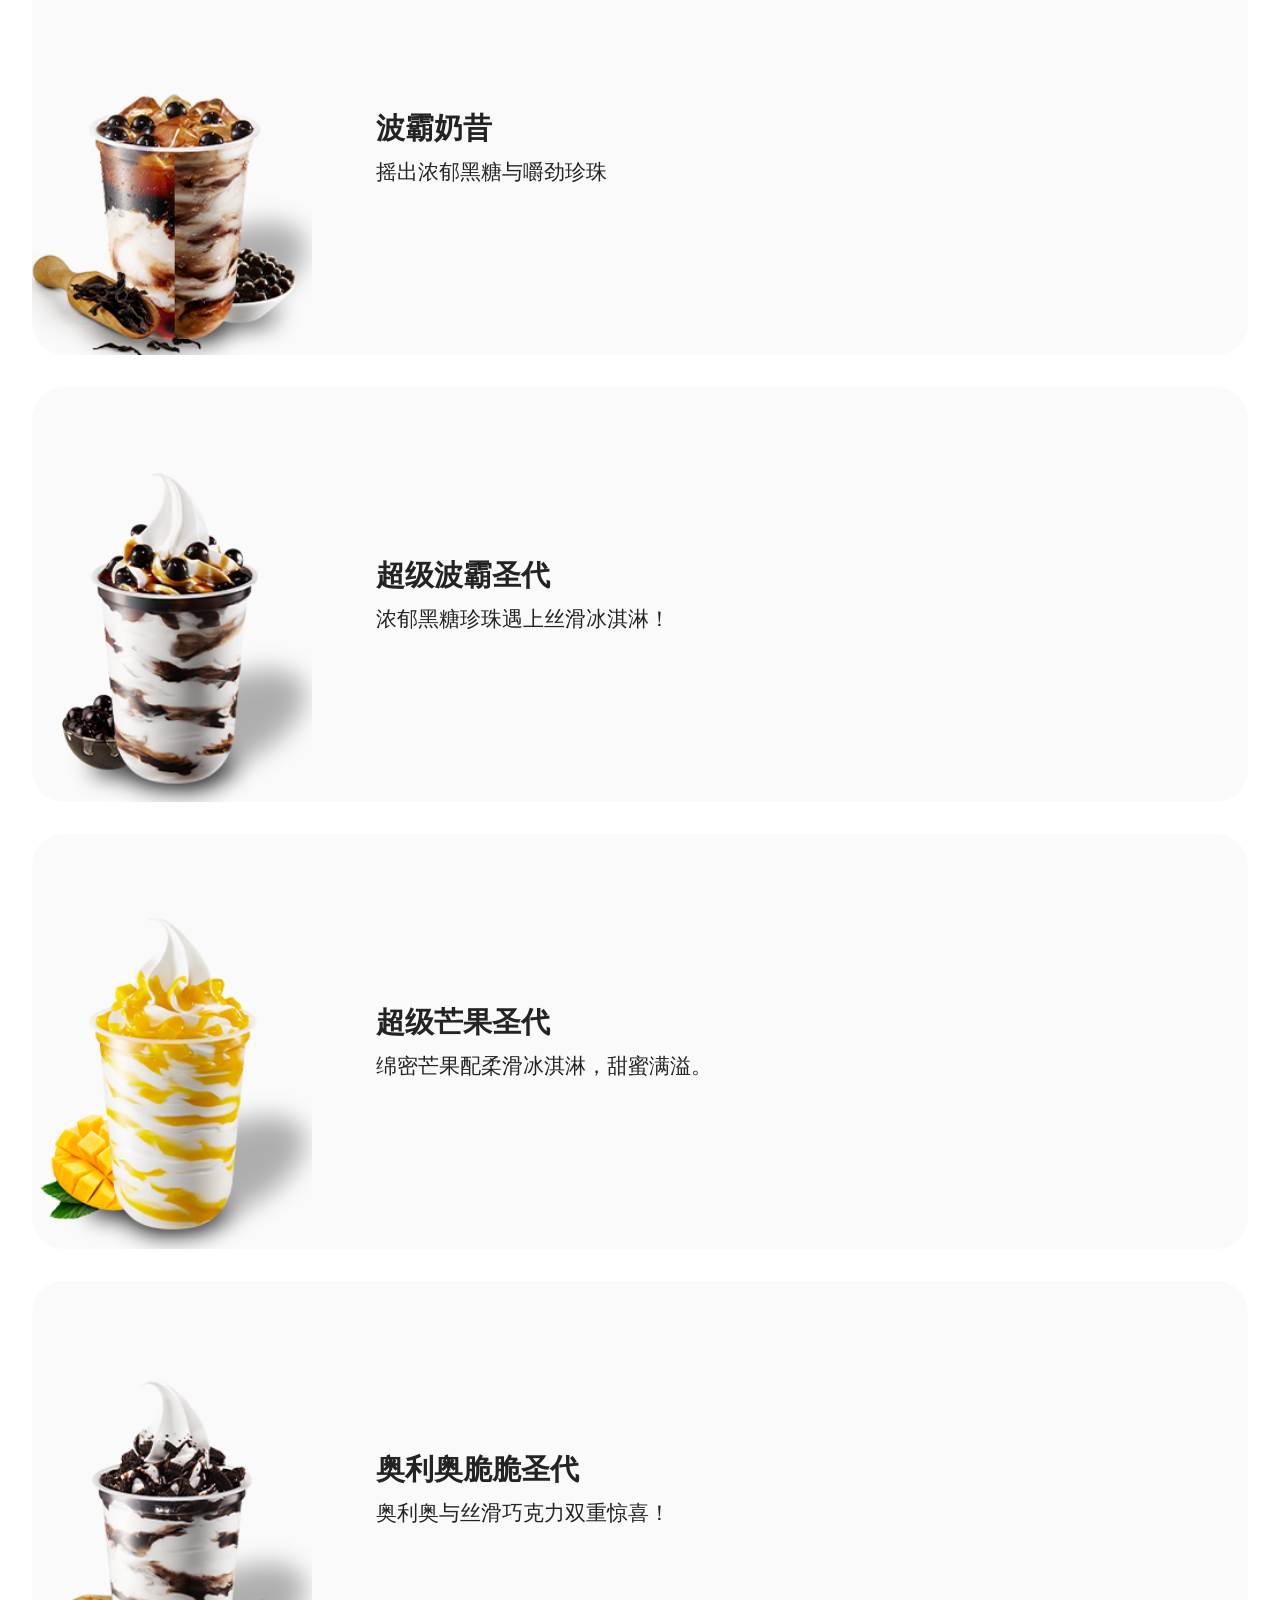
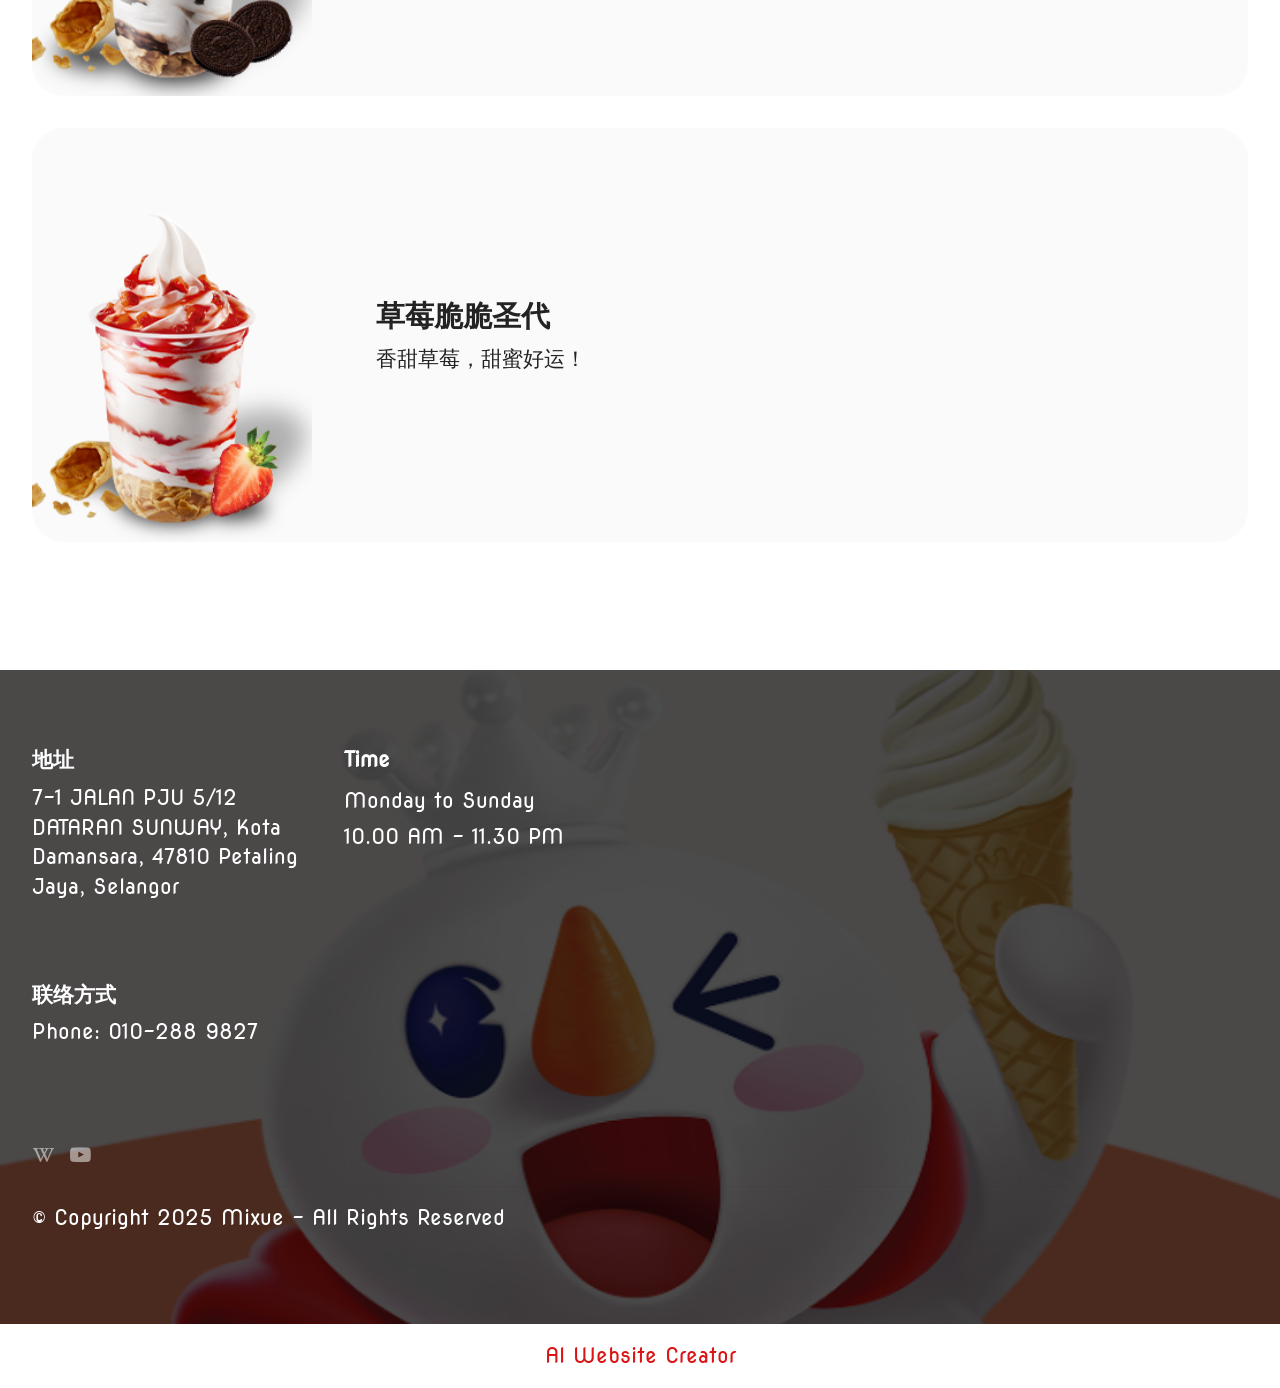
<file: page8.html>
<!DOCTYPE html>
<html  >
<head>
  <!-- Site made with Mobirise Website Builder v6.1.4, https://mobirise.com -->
  <meta charset="UTF-8">
  <meta http-equiv="X-UA-Compatible" content="IE=edge">
  <meta name="generator" content="Mobirise v6.1.4, mobirise.com">
  <meta name="viewport" content="width=device-width, initial-scale=1, minimum-scale=1">
  <link rel="shortcut icon" href="assets/images/logo-1.jpg" type="image/x-icon">
  <meta name="description" content="">
  
  
  <title>冰淇淋系列</title>
  <link rel="stylesheet" href="assets/web/assets/mobirise-icons2/mobirise2.css">
  <link rel="stylesheet" href="assets/bootstrap/css/bootstrap.min.css">
  <link rel="stylesheet" href="assets/dropdown/css/style.css">
  <link rel="stylesheet" href="assets/socicon/css/styles.css">
  <link rel="stylesheet" href="assets/theme/css/style.css">
  <link rel="preload" href="https://fonts.googleapis.com/css?family=Inter+Tight:100,200,300,400,500,600,700,800,900,100i,200i,300i,400i,500i,600i,700i,800i,900i&display=swap" as="style" onload="this.onload=null;this.rel='stylesheet'">
  <noscript><link rel="stylesheet" href="https://fonts.googleapis.com/css?family=Inter+Tight:100,200,300,400,500,600,700,800,900,100i,200i,300i,400i,500i,600i,700i,800i,900i&display=swap"></noscript>
  <link rel="preload" href="https://fonts.googleapis.com/css?family=Nova+Round:400&display=swap" as="style" onload="this.onload=null;this.rel='stylesheet'">
  <noscript><link rel="stylesheet" href="https://fonts.googleapis.com/css?family=Nova+Round:400&display=swap"></noscript>
  <link rel="preload" href="https://fonts.googleapis.com/css?family=Young+Serif:400&display=swap" as="style" onload="this.onload=null;this.rel='stylesheet'">
  <noscript><link rel="stylesheet" href="https://fonts.googleapis.com/css?family=Young+Serif:400&display=swap"></noscript>
  <link rel="preload" as="style" href="assets/mobirise/css/mbr-additional.css?v=OBgFgP"><link rel="stylesheet" href="assets/mobirise/css/mbr-additional.css?v=OBgFgP" type="text/css">

  
  
  
</head>
<body>
  
  <section data-bs-version="5.1" class="menu menu6 cid-uYWMpMMdMQ" once="menu" id="menu06-5o">
	

	<nav class="navbar navbar-dropdown opacityScroll navbar-fixed-top navbar-expand-lg">
		<div class="container">
			<div class="navbar-brand">
				<span class="navbar-logo">
					<a href="index.html">
						<img src="assets/images/rb.png" alt="Mobirise Website Builder" style="height: 5rem;">
					</a>
				</span>
				
			</div>
			<button class="navbar-toggler" type="button" data-toggle="collapse" data-bs-toggle="collapse" data-target="#navbarSupportedContent" data-bs-target="#navbarSupportedContent" aria-controls="navbarNavAltMarkup" aria-expanded="false" aria-label="Toggle navigation">
				<div class="hamburger">
					<span></span>
					<span></span>
					<span></span>
					<span></span>
				</div>
			</button>
			<div class="collapse navbar-collapse opacityScroll" id="navbarSupportedContent">
				<ul class="navbar-nav nav-dropdown nav-right" data-app-modern-menu="true"><li class="nav-item dropdown">
						<a class="nav-link link dropdown-toggle text-secondary display-4" href="https://mobiri.se" data-toggle="dropdown-submenu" data-bs-toggle="dropdown" data-bs-auto-close="outside" aria-expanded="false">关于</a><div class="dropdown-menu" aria-labelledby="dropdown-857"><a class="dropdown-item text-secondary text-primary display-4" href="page1.html">品牌故事</a><a class="dropdown-item text-secondary text-primary display-4" href="page2.html">雪王简介</a><a class="show dropdown-item text-secondary text-primary display-4" href="page4.html">品牌历程</a><a class="show dropdown-item text-secondary text-primary display-4" href="page5.html">企业文化</a></div>
					</li>
					<li class="nav-item dropdown">
						<a class="nav-link link dropdown-toggle text-secondary display-4" href="https://mobiri.se" aria-expanded="false" data-toggle="dropdown-submenu" data-bs-toggle="dropdown" data-bs-auto-close="outside">产品</a><div class="dropdown-menu" aria-labelledby="dropdown-989"><div class="dropdown"><a class="dropdown-item text-secondary text-primary dropdown-toggle display-4" href="page6.html" aria-expanded="false" data-toggle="dropdown-submenu" data-bs-toggle="dropdown" data-bs-auto-close="outside">系列</a><div class="dropdown-menu dropdown-submenu" aria-labelledby="dropdown-526"><a class="dropdown-item text-secondary text-primary show display-4" href="page8.html">冰淇淋系列</a><a class="dropdown-item text-secondary text-primary display-4" href="page9.html">水果茶系列</a><a class="dropdown-item text-secondary text-primary show display-4" href="page10.html">奶茶系列</a><a class="dropdown-item text-secondary text-primary show display-4" href="page11.html">咖啡</a></div></div></div>
					</li><li class="nav-item"><a class="nav-link link text-secondary text-primary display-4" href="page12.html">Contact</a></li></ul>
				
				
			</div>
		</div>
	</nav>
</section>

<section data-bs-version="5.1" class="features11 cid-uYWPoatTxq" id="features11-5t">
    <!---->
    

    
    
    <div class="container">
        <div class="title">
            <h3 class="mbr-section-title mbr-fonts-style mb-4 display-2">
                <strong>冰淇淋系列</strong></h3>
            
        </div>
        <div class="item features-image">
            <div class="item-wrapper">
                <div class="row align-items-center">
                    <div class="col-12 col-md-3">
                        <div class="image-wrapper">
                            <img src="assets/images/mixue-ice-cream-20241018160646a021.png" alt="Mobirise Website Builder" title="" data-slide-to="0" data-bs-slide-to="0">
                        </div>
                    </div>
                    <div class="col-12 col-md">
                        <div class="card-box">
                            <div class="row">
                                <div class="col-12">
                                    <div class="top-line">
                                        <h4 class="card-title mbr-fonts-style display-5"><strong>蜜雪冰淇淋</strong></h4>
                                        <p class="cost mbr-fonts-style display-5"></p>
                                    </div>
                                </div>
                                <div class="col-12">
                                    <div class="bottom-line">
                                        <p class="mbr-text mbr-fonts-style m-0 display-7">
                                            香醇奶香，酥脆华夫饼，尽在华夫冰淇淋
                                        </p>
                                    </div>
                                </div>
                            </div>
                        </div>
                    </div>
                </div>
            </div>
        </div>
        <div class="item features-image">
            <div class="item-wrapper">
                <div class="row align-items-center">
                    <div class="col-12 col-md-3">
                        <div class="image-wrapper">
                            <img src="assets/images/strawberry-mi-shake-20241018160715a022.png" alt="Mobirise Website Builder" title="" data-slide-to="1" data-bs-slide-to="1">
                        </div>
                    </div>
                    <div class="col-12 col-md">
                        <div class="card-box">
                            <div class="row">
                                <div class="col-12">
                                    <div class="top-line">
                                        <h4 class="card-title mbr-fonts-style display-5"><strong>草莓奶昔</strong></h4>
                                        <p class="cost mbr-fonts-style display-5"></p>
                                    </div>
                                </div>
                                <div class="col-12">
                                    <div class="bottom-line">
                                        <p class="mbr-text mbr-fonts-style m-0 display-7">
                                            摇一摇，享受甜美草莓与浓郁奶油的完美融合。
                                        </p>
                                    </div>
                                </div>
                            </div>
                        </div>
                    </div>
                </div>
            </div>
        </div>
        <div class="item features-image mb-4 col-12 col-md-">
            <div class="item-wrapper">
                <div class="row align-items-center">
                    <div class="col-12 col-md-3">
                        <div class="image-wrapper">
                            <img src="assets/images/peach-mi-shake-20241018160742a023.png" alt="Mobirise Website Builder" title="" data-slide-to="2" data-bs-slide-to="2">
                        </div>
                    </div>
                    <div class="col-12 col-md">
                        <div class="card-box">
                            <div class="row">
                                <div class="col-12">
                                    <div class="top-line">
                                        <h4 class="card-title mbr-fonts-style display-5"><strong>蜜桃奶昔</strong></h4>
                                        <p class="cost mbr-fonts-style display-5"></p>
                                    </div>
                                </div>
                                <div class="col-12">
                                    <div class="bottom-line">
                                        <p class="mbr-text mbr-fonts-style m-0 display-7">
                                            摇出蜜桃甜香与丝滑浓郁
                                        </p>
                                    </div>
                                </div>
                            </div>
                        </div>
                    </div>
                </div>
            </div>
        </div><div class="item features-image mb-4 col-12 col-md-">
            <div class="item-wrapper">
                <div class="row align-items-center">
                    <div class="col-12 col-md-3">
                        <div class="image-wrapper">
                            <img src="assets/images/boba-mi-shake-20241018160804a024.png" alt="Mobirise Website Builder" title="" data-slide-to="3" data-bs-slide-to="3">
                        </div>
                    </div>
                    <div class="col-12 col-md">
                        <div class="card-box">
                            <div class="row">
                                <div class="col-12">
                                    <div class="top-line">
                                        <h4 class="card-title mbr-fonts-style display-5"><strong>波霸奶昔</strong></h4>
                                        <p class="cost mbr-fonts-style display-5"></p>
                                    </div>
                                </div>
                                <div class="col-12">
                                    <div class="bottom-line">
                                        <p class="mbr-text mbr-fonts-style m-0 display-7">
                                            摇出浓郁黑糖与嚼劲珍珠
                                        </p>
                                    </div>
                                </div>
                            </div>
                        </div>
                    </div>
                </div>
            </div>
        </div><div class="item features-image mb-4 col-12 col-md-">
            <div class="item-wrapper">
                <div class="row align-items-center">
                    <div class="col-12 col-md-3">
                        <div class="image-wrapper">
                            <img src="assets/images/super-boba-sundae-20241018160835a025.png" alt="Mobirise Website Builder" title="" data-slide-to="4" data-bs-slide-to="4">
                        </div>
                    </div>
                    <div class="col-12 col-md">
                        <div class="card-box">
                            <div class="row">
                                <div class="col-12">
                                    <div class="top-line">
                                        <h4 class="card-title mbr-fonts-style display-5"><strong>超级波霸圣代</strong></h4>
                                        <p class="cost mbr-fonts-style display-5"></p>
                                    </div>
                                </div>
                                <div class="col-12">
                                    <div class="bottom-line">
                                        <p class="mbr-text mbr-fonts-style m-0 display-7">
                                            浓郁黑糖珍珠遇上丝滑冰淇淋！
                                        </p>
                                    </div>
                                </div>
                            </div>
                        </div>
                    </div>
                </div>
            </div>
        </div><div class="item features-image mb-4 col-12 col-md-">
            <div class="item-wrapper">
                <div class="row align-items-center">
                    <div class="col-12 col-md-3">
                        <div class="image-wrapper">
                            <img src="assets/images/super-mango-sundae-20241018160915a026.png" alt="Mobirise Website Builder" title="" data-slide-to="5" data-bs-slide-to="5">
                        </div>
                    </div>
                    <div class="col-12 col-md">
                        <div class="card-box">
                            <div class="row">
                                <div class="col-12">
                                    <div class="top-line">
                                        <h4 class="card-title mbr-fonts-style display-5"><strong>超级芒果圣代</strong></h4>
                                        <p class="cost mbr-fonts-style display-5"></p>
                                    </div>
                                </div>
                                <div class="col-12">
                                    <div class="bottom-line">
                                        <p class="mbr-text mbr-fonts-style m-0 display-7">
                                            绵密芒果配柔滑冰淇淋，甜蜜满溢。
                                        </p>
                                    </div>
                                </div>
                            </div>
                        </div>
                    </div>
                </div>
            </div>
        </div><div class="item features-image mb-4 col-12 col-md-">
            <div class="item-wrapper">
                <div class="row align-items-center">
                    <div class="col-12 col-md-3">
                        <div class="image-wrapper">
                            <img src="assets/images/o-crispy-sundae-20241018160945a027.png" alt="Mobirise Website Builder" title="" data-slide-to="6" data-bs-slide-to="6">
                        </div>
                    </div>
                    <div class="col-12 col-md">
                        <div class="card-box">
                            <div class="row">
                                <div class="col-12">
                                    <div class="top-line">
                                        <h4 class="card-title mbr-fonts-style display-5"><strong>奥利奥脆脆圣代</strong></h4>
                                        <p class="cost mbr-fonts-style display-5"></p>
                                    </div>
                                </div>
                                <div class="col-12">
                                    <div class="bottom-line">
                                        <p class="mbr-text mbr-fonts-style m-0 display-7">
                                            奥利奥与丝滑巧克力双重惊喜！
                                        </p>
                                    </div>
                                </div>
                            </div>
                        </div>
                    </div>
                </div>
            </div>
        </div><div class="item features-image mb-4 col-12 col-md-">
            <div class="item-wrapper">
                <div class="row align-items-center">
                    <div class="col-12 col-md-3">
                        <div class="image-wrapper">
                            <img src="assets/images/strawberry-crispy-sundae-20241018161830a028.png" alt="Mobirise Website Builder" title="" data-slide-to="7" data-bs-slide-to="7">
                        </div>
                    </div>
                    <div class="col-12 col-md">
                        <div class="card-box">
                            <div class="row">
                                <div class="col-12">
                                    <div class="top-line">
                                        <h4 class="card-title mbr-fonts-style display-5"><strong>草莓脆脆圣代</strong></h4>
                                        <p class="cost mbr-fonts-style display-5"></p>
                                    </div>
                                </div>
                                <div class="col-12">
                                    <div class="bottom-line">
                                        <p class="mbr-text mbr-fonts-style m-0 display-7">
                                            香甜草莓，甜蜜好运！
                                        </p>
                                    </div>
                                </div>
                            </div>
                        </div>
                    </div>
                </div>
            </div>
        </div>
    </div>
</section>

<section data-bs-version="5.1" class="footer6 cid-uYWMpOvuNK" once="footers" id="footer6-5r">

    

    <div class="mbr-overlay" style="opacity: 0.7; background-color: rgb(0, 0, 0);"></div>

    <div class="container">
        <div class="row content mbr-white">
            <div class="col-12 col-md-3 mbr-fonts-style display-7">
                <h5 class="mbr-section-subtitle mbr-fonts-style mb-2 display-7">
                    <strong>地址</strong>
                </h5>
                <p class="mbr-text mbr-fonts-style display-7">7-1 JALAN PJU 5/12 DATARAN SUNWAY, Kota Damansara, 47810 Petaling Jaya, Selangor
                </p> <br>
                <h5 class="mbr-section-subtitle mbr-fonts-style mb-2 mt-4 display-7">
                    <strong>联络方式</strong></h5>
                <p class="mbr-text mbr-fonts-style mb-4 display-7">Phone:&nbsp;010-288 9827<br></p>
            </div>
            <div class="col-12 col-md-3 mbr-fonts-style display-7">
                <h5 class="mbr-section-subtitle mbr-fonts-style mb-2 display-7"><strong>Time</strong></h5>
                <ul class="list mbr-fonts-style mb-4 display-7">
                    <li class="mbr-text item-wrap">Monday to Sunday&nbsp;</li><li class="mbr-text item-wrap">10.00 AM - 11.30 PM&nbsp;</li>
                </ul>
                <h5 class="mbr-section-subtitle mbr-fonts-style mb-2 mt-5 display-7"></h5>
                <p class="mbr-text mbr-fonts-style mb-4 display-7"></p>
            </div>
            <div class="col-12 col-md-6">
                <div class="google-map"><iframe frameborder="0" style="border:0" src="https://www.google.com/maps/embed/v1/place?key=AIzaSyCt1265A4qvZy9HKUeA8J15AOC4SrCyZe4&amp;q=7-1 JALAN PJU 5/12 DATARAN SUNWAY, Kota Damansara, 47810 Petaling Jaya, Selangor" allowfullscreen=""></iframe></div>
            </div>
            <div class="col-md-6">
                <div class="social-list align-left">
                    <div class="soc-item">
                        <a href="https://zh.wikipedia.org/zh-my/%E8%9C%9C%E9%9B%AA%E5%86%B0%E5%9F%8E" target="_blank">
                            <span class="mbr-iconfont mbr-iconfont-social socicon-wikipedia socicon"></span>
                        </a>
                    </div>
                    <div class="soc-item">
                        <a href="https://www.youtube.com/@MIXUEMalaysia/videos" target="_blank">
                            <span class="mbr-iconfont mbr-iconfont-social socicon-youtube socicon"></span>
                        </a>
                    </div>
                    
                    
                    
                    
                </div>
            </div>
        </div>
        <div class="footer-lower">
            <div class="media-container-row">
                <div class="col-sm-12">
                    <hr>
                </div>
            </div>
            <div class="col-sm-12 copyright pl-0">
                <p class="mbr-text mbr-fonts-style mbr-white display-7">
                    © Copyright 2025 Mixue - All Rights Reserved
                </p>
            </div>
        </div>
    </div>
</section><section class="display-7" style="padding: 0;align-items: center;justify-content: center;flex-wrap: wrap;    align-content: center;display: flex;position: relative;height: 4rem;"><a href="https://mobiri.se/" style="flex: 1 1;height: 4rem;position: absolute;width: 100%;z-index: 1;"><img alt="" style="height: 4rem;" src="[data-uri]"></a><p style="margin: 0;text-align: center;" class="display-7">&#8204;</p><a style="z-index:1" href="https://mobirise.com/builder/ai-website-creator.html">AI Website Creator</a></section><script src="assets/bootstrap/js/bootstrap.bundle.min.js"></script>  <script src="assets/smoothscroll/smooth-scroll.js"></script>  <script src="assets/ytplayer/index.js"></script>  <script src="assets/dropdown/js/navbar-dropdown.js"></script>  <script src="assets/theme/js/script.js"></script>  
  
  
</body>
</html>
</file>
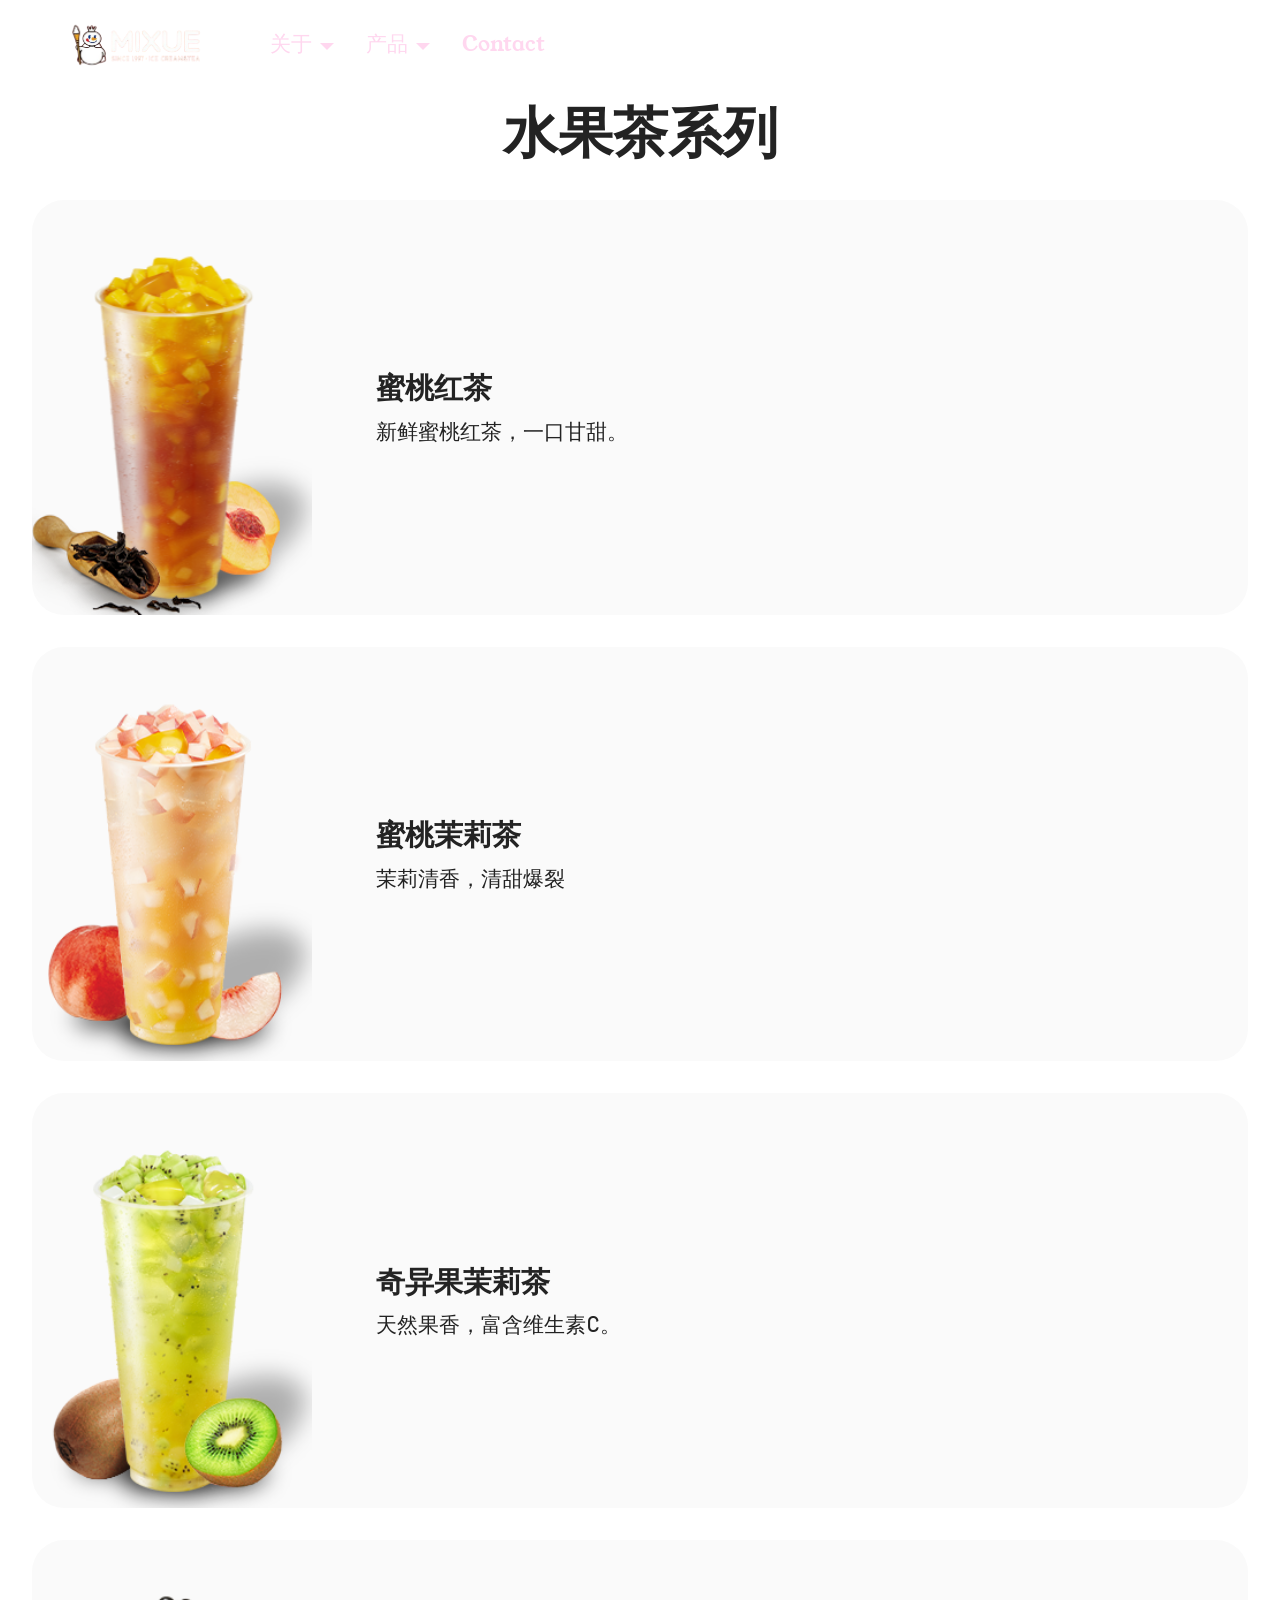
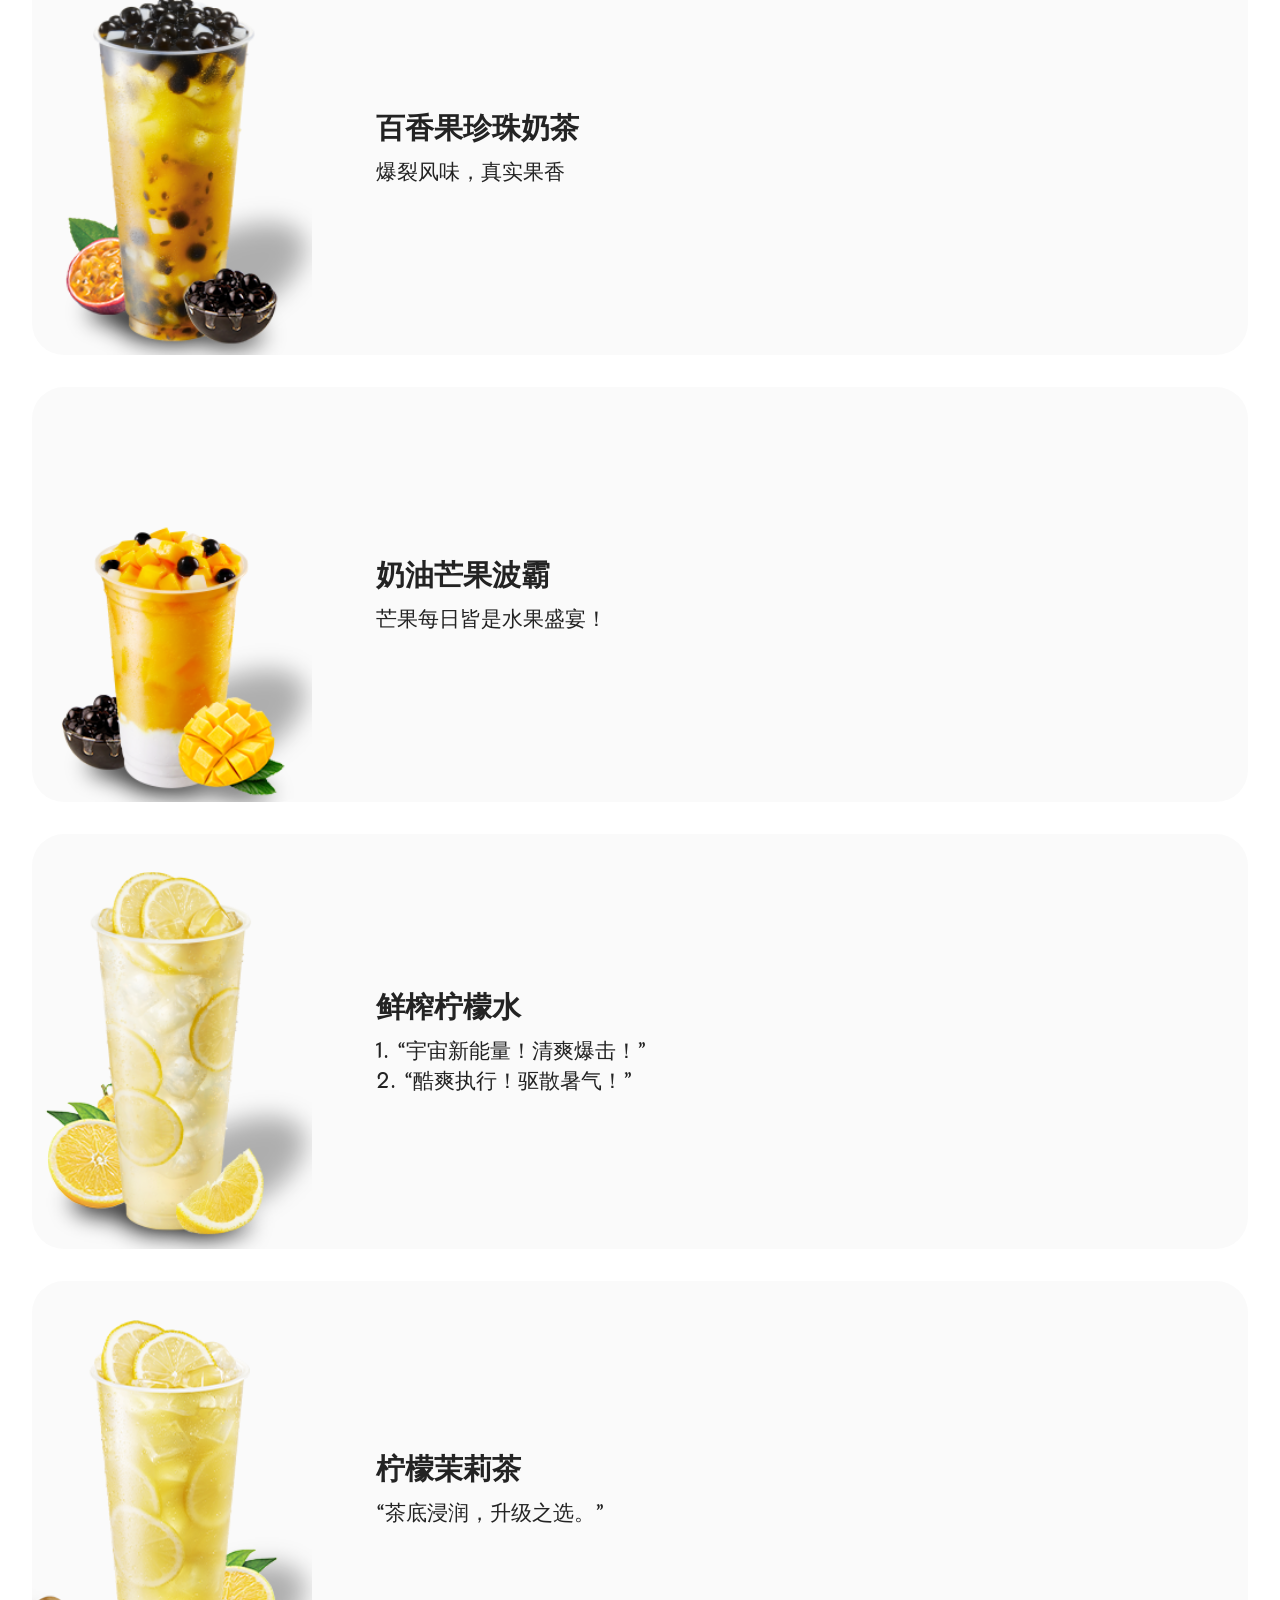
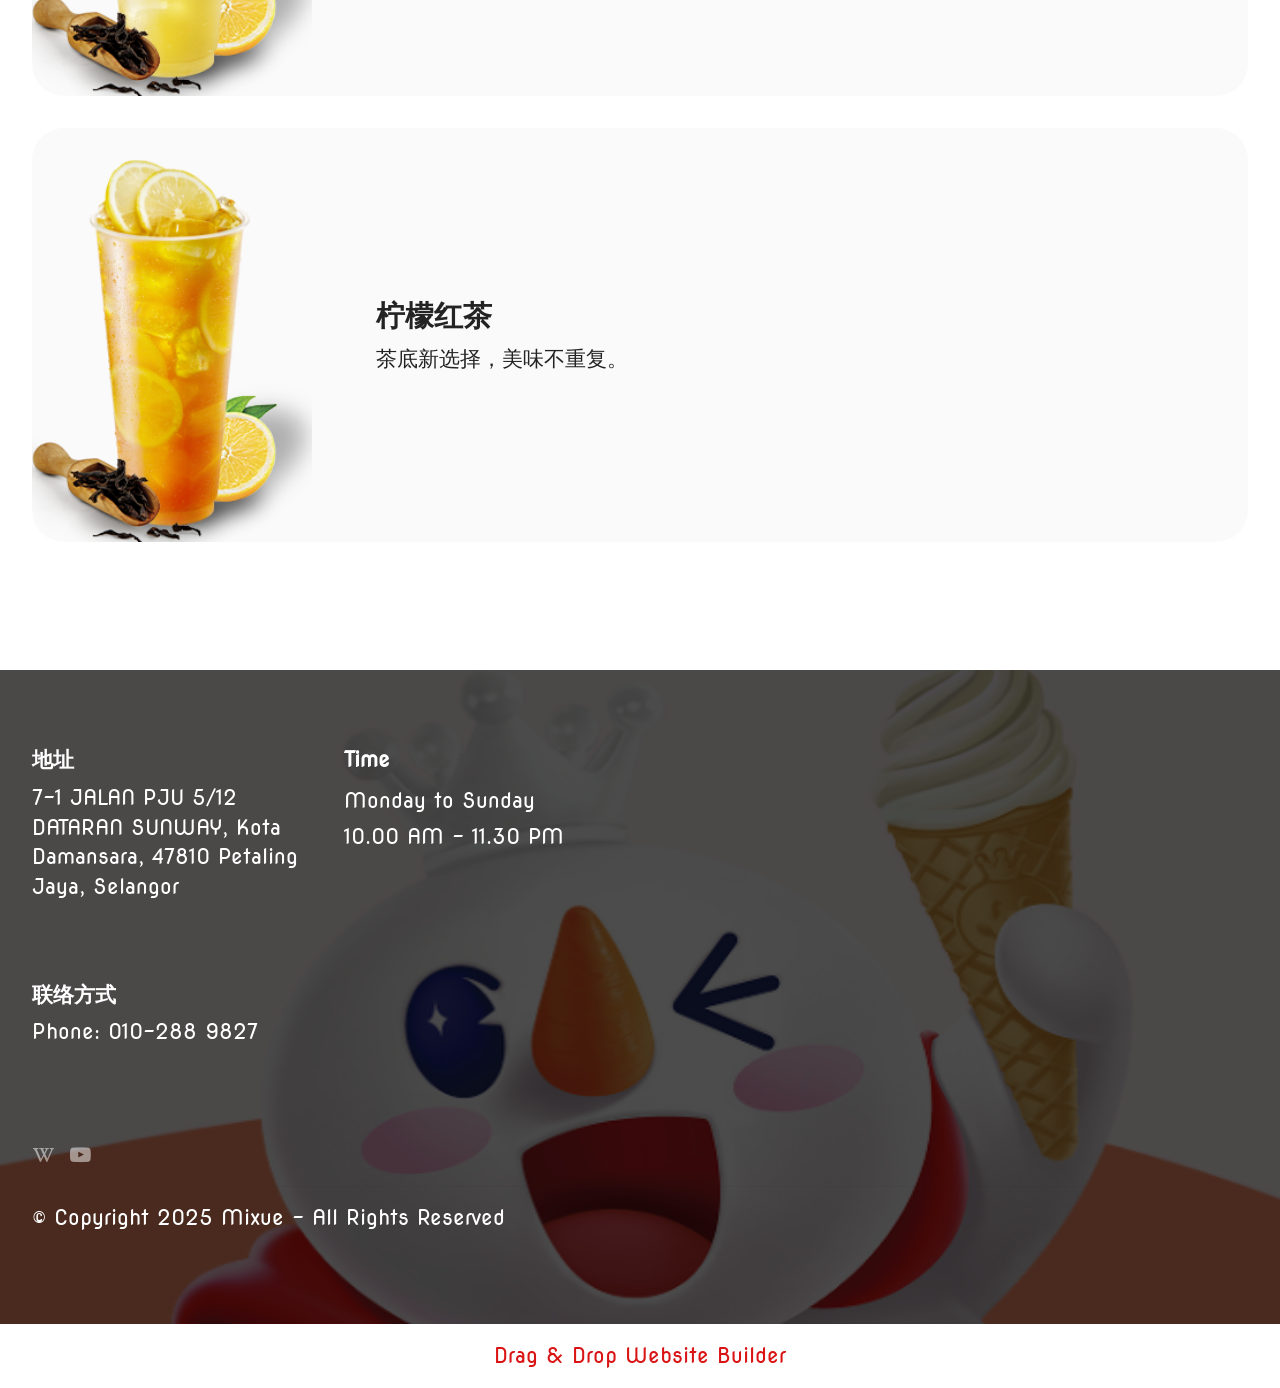
<file: page9.html>
<!DOCTYPE html>
<html  >
<head>
  <!-- Site made with Mobirise Website Builder v6.1.4, https://mobirise.com -->
  <meta charset="UTF-8">
  <meta http-equiv="X-UA-Compatible" content="IE=edge">
  <meta name="generator" content="Mobirise v6.1.4, mobirise.com">
  <meta name="viewport" content="width=device-width, initial-scale=1, minimum-scale=1">
  <link rel="shortcut icon" href="assets/images/logo-1.jpg" type="image/x-icon">
  <meta name="description" content="">
  
  
  <title>水果茶系列</title>
  <link rel="stylesheet" href="assets/web/assets/mobirise-icons2/mobirise2.css">
  <link rel="stylesheet" href="assets/bootstrap/css/bootstrap.min.css">
  <link rel="stylesheet" href="assets/dropdown/css/style.css">
  <link rel="stylesheet" href="assets/socicon/css/styles.css">
  <link rel="stylesheet" href="assets/theme/css/style.css">
  <link rel="preload" href="https://fonts.googleapis.com/css?family=Inter+Tight:100,200,300,400,500,600,700,800,900,100i,200i,300i,400i,500i,600i,700i,800i,900i&display=swap" as="style" onload="this.onload=null;this.rel='stylesheet'">
  <noscript><link rel="stylesheet" href="https://fonts.googleapis.com/css?family=Inter+Tight:100,200,300,400,500,600,700,800,900,100i,200i,300i,400i,500i,600i,700i,800i,900i&display=swap"></noscript>
  <link rel="preload" href="https://fonts.googleapis.com/css?family=Nova+Round:400&display=swap" as="style" onload="this.onload=null;this.rel='stylesheet'">
  <noscript><link rel="stylesheet" href="https://fonts.googleapis.com/css?family=Nova+Round:400&display=swap"></noscript>
  <link rel="preload" href="https://fonts.googleapis.com/css?family=Young+Serif:400&display=swap" as="style" onload="this.onload=null;this.rel='stylesheet'">
  <noscript><link rel="stylesheet" href="https://fonts.googleapis.com/css?family=Young+Serif:400&display=swap"></noscript>
  <link rel="preload" as="style" href="assets/mobirise/css/mbr-additional.css?v=GZEgqs"><link rel="stylesheet" href="assets/mobirise/css/mbr-additional.css?v=GZEgqs" type="text/css">

  
  
  
</head>
<body>
  
  <section data-bs-version="5.1" class="menu menu6 cid-uYWRdRJokG" once="menu" id="menu06-5v">
	

	<nav class="navbar navbar-dropdown opacityScroll navbar-fixed-top navbar-expand-lg">
		<div class="container">
			<div class="navbar-brand">
				<span class="navbar-logo">
					<a href="index.html">
						<img src="assets/images/rb.png" alt="Mobirise Website Builder" style="height: 5rem;">
					</a>
				</span>
				
			</div>
			<button class="navbar-toggler" type="button" data-toggle="collapse" data-bs-toggle="collapse" data-target="#navbarSupportedContent" data-bs-target="#navbarSupportedContent" aria-controls="navbarNavAltMarkup" aria-expanded="false" aria-label="Toggle navigation">
				<div class="hamburger">
					<span></span>
					<span></span>
					<span></span>
					<span></span>
				</div>
			</button>
			<div class="collapse navbar-collapse opacityScroll" id="navbarSupportedContent">
				<ul class="navbar-nav nav-dropdown nav-right" data-app-modern-menu="true"><li class="nav-item dropdown">
						<a class="nav-link link dropdown-toggle text-secondary display-4" href="https://mobiri.se" data-toggle="dropdown-submenu" data-bs-toggle="dropdown" data-bs-auto-close="outside" aria-expanded="false">关于</a><div class="dropdown-menu" aria-labelledby="dropdown-857"><a class="dropdown-item text-secondary text-primary display-4" href="page1.html">品牌故事</a><a class="dropdown-item text-secondary text-primary display-4" href="page2.html">雪王简介</a><a class="show dropdown-item text-secondary text-primary display-4" href="page4.html">品牌历程</a><a class="show dropdown-item text-secondary text-primary display-4" href="page5.html">企业文化</a></div>
					</li>
					<li class="nav-item dropdown">
						<a class="nav-link link dropdown-toggle text-secondary display-4" href="https://mobiri.se" aria-expanded="false" data-toggle="dropdown-submenu" data-bs-toggle="dropdown" data-bs-auto-close="outside">产品</a><div class="dropdown-menu" aria-labelledby="dropdown-989"><div class="dropdown"><a class="dropdown-item text-secondary text-primary dropdown-toggle display-4" href="page6.html" aria-expanded="false" data-toggle="dropdown-submenu" data-bs-toggle="dropdown" data-bs-auto-close="outside">系列</a><div class="dropdown-menu dropdown-submenu" aria-labelledby="dropdown-526"><a class="dropdown-item text-secondary text-primary show display-4" href="page8.html">冰淇淋系列</a><a class="dropdown-item text-secondary text-primary display-4" href="page9.html">水果茶系列</a><a class="dropdown-item text-secondary text-primary show display-4" href="page10.html">奶茶系列</a><a class="dropdown-item text-secondary text-primary show display-4" href="page11.html">咖啡</a></div></div></div>
					</li><li class="nav-item"><a class="nav-link link text-secondary text-primary display-4" href="page12.html">Contact</a></li></ul>
				
				
			</div>
		</div>
	</nav>
</section>

<section data-bs-version="5.1" class="features11 cid-uYWRdQf2Tm" id="features11-5u">
    <!---->
    

    
    
    <div class="container">
        <div class="title">
            <h3 class="mbr-section-title mbr-fonts-style mb-4 display-2"><strong>水果茶系列</strong></h3>
            
        </div>
        <div class="item features-image">
            <div class="item-wrapper">
                <div class="row align-items-center">
                    <div class="col-12 col-md-3">
                        <div class="image-wrapper">
                            <img src="assets/images/peach-black-tea-20241018162841a040.png" alt="Mobirise Website Builder" title="" data-slide-to="0" data-bs-slide-to="0">
                        </div>
                    </div>
                    <div class="col-12 col-md">
                        <div class="card-box">
                            <div class="row">
                                <div class="col-12">
                                    <div class="top-line">
                                        <h4 class="card-title mbr-fonts-style display-5"><strong>蜜桃红茶</strong></h4>
                                        <p class="cost mbr-fonts-style display-5"></p>
                                    </div>
                                </div>
                                <div class="col-12">
                                    <div class="bottom-line">
                                        <p class="mbr-text mbr-fonts-style m-0 display-7">
                                            新鲜蜜桃红茶，一口甘甜。
                                        </p>
                                    </div>
                                </div>
                            </div>
                        </div>
                    </div>
                </div>
            </div>
        </div>
        <div class="item features-image">
            <div class="item-wrapper">
                <div class="row align-items-center">
                    <div class="col-12 col-md-3">
                        <div class="image-wrapper">
                            <img src="assets/images/peach-jasmine-tea-20241018162900a041.png" alt="Mobirise Website Builder" title="" data-slide-to="1" data-bs-slide-to="1">
                        </div>
                    </div>
                    <div class="col-12 col-md">
                        <div class="card-box">
                            <div class="row">
                                <div class="col-12">
                                    <div class="top-line">
                                        <h4 class="card-title mbr-fonts-style display-5"><strong>蜜桃茉莉茶</strong></h4>
                                        <p class="cost mbr-fonts-style display-5"></p>
                                    </div>
                                </div>
                                <div class="col-12">
                                    <div class="bottom-line">
                                        <p class="mbr-text mbr-fonts-style m-0 display-7">
                                            茉莉清香，清甜爆裂
                                        </p>
                                    </div>
                                </div>
                            </div>
                        </div>
                    </div>
                </div>
            </div>
        </div>
        <div class="item features-image mb-4 col-12 col-md-">
            <div class="item-wrapper">
                <div class="row align-items-center">
                    <div class="col-12 col-md-3">
                        <div class="image-wrapper">
                            <img src="assets/images/kiwi-jasmine-tea-20241018162918a042.png" alt="Mobirise Website Builder" title="" data-slide-to="2" data-bs-slide-to="2">
                        </div>
                    </div>
                    <div class="col-12 col-md">
                        <div class="card-box">
                            <div class="row">
                                <div class="col-12">
                                    <div class="top-line">
                                        <h4 class="card-title mbr-fonts-style display-5"><strong>奇异果茉莉茶</strong></h4>
                                        <p class="cost mbr-fonts-style display-5"></p>
                                    </div>
                                </div>
                                <div class="col-12">
                                    <div class="bottom-line">
                                        <p class="mbr-text mbr-fonts-style m-0 display-7">天然果香，富含维生素C。<br></p>
                                    </div>
                                </div>
                            </div>
                        </div>
                    </div>
                </div>
            </div>
        </div><div class="item features-image mb-4 col-12 col-md-">
            <div class="item-wrapper">
                <div class="row align-items-center">
                    <div class="col-12 col-md-3">
                        <div class="image-wrapper">
                            <img src="assets/images/passion-fruit-bubble-tea-20241018162937a043.png" alt="Mobirise Website Builder" title="" data-slide-to="3" data-bs-slide-to="3">
                        </div>
                    </div>
                    <div class="col-12 col-md">
                        <div class="card-box">
                            <div class="row">
                                <div class="col-12">
                                    <div class="top-line">
                                        <h4 class="card-title mbr-fonts-style display-5"><strong>百香果珍珠奶茶</strong></h4>
                                        <p class="cost mbr-fonts-style display-5"></p>
                                    </div>
                                </div>
                                <div class="col-12">
                                    <div class="bottom-line">
                                        <p class="mbr-text mbr-fonts-style m-0 display-7">爆裂风味，真实果香<br></p>
                                    </div>
                                </div>
                            </div>
                        </div>
                    </div>
                </div>
            </div>
        </div><div class="item features-image mb-4 col-12 col-md-">
            <div class="item-wrapper">
                <div class="row align-items-center">
                    <div class="col-12 col-md-3">
                        <div class="image-wrapper">
                            <img src="assets/images/creamy-mango-boba-20241018162955a044.png" alt="Mobirise Website Builder" title="" data-slide-to="4" data-bs-slide-to="4">
                        </div>
                    </div>
                    <div class="col-12 col-md">
                        <div class="card-box">
                            <div class="row">
                                <div class="col-12">
                                    <div class="top-line">
                                        <h4 class="card-title mbr-fonts-style display-5"><strong>奶油芒果波霸</strong></h4>
                                        <p class="cost mbr-fonts-style display-5"></p>
                                    </div>
                                </div>
                                <div class="col-12">
                                    <div class="bottom-line">
                                        <p class="mbr-text mbr-fonts-style m-0 display-7">芒果每日皆是水果盛宴！<br></p>
                                    </div>
                                </div>
                            </div>
                        </div>
                    </div>
                </div>
            </div>
        </div><div class="item features-image mb-4 col-12 col-md-">
            <div class="item-wrapper">
                <div class="row align-items-center">
                    <div class="col-12 col-md-3">
                        <div class="image-wrapper">
                            <img src="assets/images/fresh-lemonade-20241018163013a045.png" alt="Mobirise Website Builder" title="" data-slide-to="5" data-bs-slide-to="5">
                        </div>
                    </div>
                    <div class="col-12 col-md">
                        <div class="card-box">
                            <div class="row">
                                <div class="col-12">
                                    <div class="top-line">
                                        <h4 class="card-title mbr-fonts-style display-5"><strong>鲜榨柠檬水</strong></h4>
                                        <p class="cost mbr-fonts-style display-5"></p>
                                    </div>
                                </div>
                                <div class="col-12">
                                    <div class="bottom-line">
                                        <p class="mbr-text mbr-fonts-style m-0 display-7">1. “宇宙新能量！清爽爆击！”<br>2. “酷爽执行！驱散暑气！”<br></p>
                                    </div>
                                </div>
                            </div>
                        </div>
                    </div>
                </div>
            </div>
        </div><div class="item features-image mb-4 col-12 col-md-">
            <div class="item-wrapper">
                <div class="row align-items-center">
                    <div class="col-12 col-md-3">
                        <div class="image-wrapper">
                            <img src="assets/images/lemon-jasmine-tea-20241018163035a046.png" alt="Mobirise Website Builder" title="" data-slide-to="6" data-bs-slide-to="6">
                        </div>
                    </div>
                    <div class="col-12 col-md">
                        <div class="card-box">
                            <div class="row">
                                <div class="col-12">
                                    <div class="top-line">
                                        <h4 class="card-title mbr-fonts-style display-5"><strong>柠檬茉莉茶</strong></h4>
                                        <p class="cost mbr-fonts-style display-5"></p>
                                    </div>
                                </div>
                                <div class="col-12">
                                    <div class="bottom-line">
                                        <p class="mbr-text mbr-fonts-style m-0 display-7">“茶底浸润，升级之选。”<br></p>
                                    </div>
                                </div>
                            </div>
                        </div>
                    </div>
                </div>
            </div>
        </div><div class="item features-image mb-4 col-12 col-md-">
            <div class="item-wrapper">
                <div class="row align-items-center">
                    <div class="col-12 col-md-3">
                        <div class="image-wrapper">
                            <img src="assets/images/lemon-black-tea-20241018163052a047.png" alt="Mobirise Website Builder" title="" data-slide-to="7" data-bs-slide-to="7">
                        </div>
                    </div>
                    <div class="col-12 col-md">
                        <div class="card-box">
                            <div class="row">
                                <div class="col-12">
                                    <div class="top-line">
                                        <h4 class="card-title mbr-fonts-style display-5"><strong>柠檬红茶</strong></h4>
                                        <p class="cost mbr-fonts-style display-5"></p>
                                    </div>
                                </div>
                                <div class="col-12">
                                    <div class="bottom-line">
                                        <p class="mbr-text mbr-fonts-style m-0 display-7">
                                            茶底新选择，美味不重复。
                                        </p>
                                    </div>
                                </div>
                            </div>
                        </div>
                    </div>
                </div>
            </div>
        </div>
    </div>
</section>

<section data-bs-version="5.1" class="footer6 cid-uYWRdS1XJu" once="footers" id="footer6-5w">

    

    <div class="mbr-overlay" style="opacity: 0.7; background-color: rgb(0, 0, 0);"></div>

    <div class="container">
        <div class="row content mbr-white">
            <div class="col-12 col-md-3 mbr-fonts-style display-7">
                <h5 class="mbr-section-subtitle mbr-fonts-style mb-2 display-7">
                    <strong>地址</strong>
                </h5>
                <p class="mbr-text mbr-fonts-style display-7">7-1 JALAN PJU 5/12 DATARAN SUNWAY, Kota Damansara, 47810 Petaling Jaya, Selangor
                </p> <br>
                <h5 class="mbr-section-subtitle mbr-fonts-style mb-2 mt-4 display-7">
                    <strong>联络方式</strong></h5>
                <p class="mbr-text mbr-fonts-style mb-4 display-7">Phone:&nbsp;010-288 9827<br></p>
            </div>
            <div class="col-12 col-md-3 mbr-fonts-style display-7">
                <h5 class="mbr-section-subtitle mbr-fonts-style mb-2 display-7"><strong>Time</strong></h5>
                <ul class="list mbr-fonts-style mb-4 display-7">
                    <li class="mbr-text item-wrap">Monday to Sunday&nbsp;</li><li class="mbr-text item-wrap">10.00 AM - 11.30 PM&nbsp;</li>
                </ul>
                <h5 class="mbr-section-subtitle mbr-fonts-style mb-2 mt-5 display-7"></h5>
                <p class="mbr-text mbr-fonts-style mb-4 display-7"></p>
            </div>
            <div class="col-12 col-md-6">
                <div class="google-map"><iframe frameborder="0" style="border:0" src="https://www.google.com/maps/embed/v1/place?key=AIzaSyCt1265A4qvZy9HKUeA8J15AOC4SrCyZe4&amp;q=7-1 JALAN PJU 5/12 DATARAN SUNWAY, Kota Damansara, 47810 Petaling Jaya, Selangor" allowfullscreen=""></iframe></div>
            </div>
            <div class="col-md-6">
                <div class="social-list align-left">
                    <div class="soc-item">
                        <a href="https://zh.wikipedia.org/zh-my/%E8%9C%9C%E9%9B%AA%E5%86%B0%E5%9F%8E" target="_blank">
                            <span class="mbr-iconfont mbr-iconfont-social socicon-wikipedia socicon"></span>
                        </a>
                    </div>
                    <div class="soc-item">
                        <a href="https://www.youtube.com/@MIXUEMalaysia/videos" target="_blank">
                            <span class="mbr-iconfont mbr-iconfont-social socicon-youtube socicon"></span>
                        </a>
                    </div>
                    
                    
                    
                    
                </div>
            </div>
        </div>
        <div class="footer-lower">
            <div class="media-container-row">
                <div class="col-sm-12">
                    <hr>
                </div>
            </div>
            <div class="col-sm-12 copyright pl-0">
                <p class="mbr-text mbr-fonts-style mbr-white display-7">
                    © Copyright 2025 Mixue - All Rights Reserved
                </p>
            </div>
        </div>
    </div>
</section><section class="display-7" style="padding: 0;align-items: center;justify-content: center;flex-wrap: wrap;    align-content: center;display: flex;position: relative;height: 4rem;"><a href="https://mobiri.se/" style="flex: 1 1;height: 4rem;position: absolute;width: 100%;z-index: 1;"><img alt="" style="height: 4rem;" src="[data-uri]"></a><p style="margin: 0;text-align: center;" class="display-7">&#8204;</p><a style="z-index:1" href="https://mobirise.com/drag-drop-website-builder.html">Drag & Drop Website Builder</a></section><script src="assets/bootstrap/js/bootstrap.bundle.min.js"></script>  <script src="assets/smoothscroll/smooth-scroll.js"></script>  <script src="assets/ytplayer/index.js"></script>  <script src="assets/dropdown/js/navbar-dropdown.js"></script>  <script src="assets/theme/js/script.js"></script>  
  
  
</body>
</html>
</file>
<file: assets/web/assets/mobirise-icons2/mobirise2.css>
@font-face {
  font-family: 'Moririse2';
  font-display: swap;
  src:  url('mobirise2.eot?f2bix4');
  src:  url('mobirise2.eot?f2bix4#iefix') format('embedded-opentype'),
    url('mobirise2.ttf?f2bix4') format('truetype'),
    url('mobirise2.woff?f2bix4') format('woff'),
    url('mobirise2.svg?f2bix4#mobirise2') format('svg');
  font-weight: normal;
  font-style: normal;
}

[class^="mobi-"], [class*=" mobi-"] {
  /* use !important to prevent issues with browser extensions that change fonts */
  font-family: 'Moririse2' !important;
  speak: none;
  font-style: normal;
  font-weight: normal;
  font-variant: normal;
  text-transform: none;
  line-height: 1;

  /* Better Font Rendering =========== */
  -webkit-font-smoothing: antialiased;
  -moz-osx-font-smoothing: grayscale;
}

.mobi-mbri-add-submenu:before {
  content: "\e900";
}
.mobi-mbri-alert:before {
  content: "\e901";
}
.mobi-mbri-align-center:before {
  content: "\e902";
}
.mobi-mbri-align-justify:before {
  content: "\e903";
}
.mobi-mbri-align-left:before {
  content: "\e904";
}
.mobi-mbri-align-right:before {
  content: "\e905";
}
.mobi-mbri-android:before {
  content: "\e906";
}
.mobi-mbri-apple:before {
  content: "\e907";
}
.mobi-mbri-arrow-down:before {
  content: "\e908";
}
.mobi-mbri-arrow-next:before {
  content: "\e909";
}
.mobi-mbri-arrow-prev:before {
  content: "\e90a";
}
.mobi-mbri-arrow-up:before {
  content: "\e90b";
}
.mobi-mbri-bold:before {
  content: "\e90c";
}
.mobi-mbri-bookmark:before {
  content: "\e90d";
}
.mobi-mbri-bootstrap:before {
  content: "\e90e";
}
.mobi-mbri-briefcase:before {
  content: "\e90f";
}
.mobi-mbri-browse:before {
  content: "\e910";
}
.mobi-mbri-bulleted-list:before {
  content: "\e911";
}
.mobi-mbri-calendar:before {
  content: "\e912";
}
.mobi-mbri-camera:before {
  content: "\e913";
}
.mobi-mbri-cart-add:before {
  content: "\e914";
}
.mobi-mbri-cart-full:before {
  content: "\e915";
}
.mobi-mbri-cash:before {
  content: "\e916";
}
.mobi-mbri-change-style:before {
  content: "\e917";
}
.mobi-mbri-chat:before {
  content: "\e918";
}
.mobi-mbri-clock:before {
  content: "\e919";
}
.mobi-mbri-close:before {
  content: "\e91a";
}
.mobi-mbri-cloud:before {
  content: "\e91b";
}
.mobi-mbri-code:before {
  content: "\e91c";
}
.mobi-mbri-contact-form:before {
  content: "\e91d";
}
.mobi-mbri-credit-card:before {
  content: "\e91e";
}
.mobi-mbri-cursor-click:before {
  content: "\e91f";
}
.mobi-mbri-cust-feedback:before {
  content: "\e920";
}
.mobi-mbri-database:before {
  content: "\e921";
}
.mobi-mbri-delivery:before {
  content: "\e922";
}
.mobi-mbri-desktop:before {
  content: "\e923";
}
.mobi-mbri-devices:before {
  content: "\e924";
}
.mobi-mbri-down:before {
  content: "\e925";
}
.mobi-mbri-download-2:before {
  content: "\e926";
}
.mobi-mbri-download:before {
  content: "\e927";
}
.mobi-mbri-drag-n-drop-2:before {
  content: "\e928";
}
.mobi-mbri-drag-n-drop:before {
  content: "\e929";
}
.mobi-mbri-edit-2:before {
  content: "\e92a";
}
.mobi-mbri-edit:before {
  content: "\e92b";
}
.mobi-mbri-error:before {
  content: "\e92c";
}
.mobi-mbri-extension:before {
  content: "\e92d";
}
.mobi-mbri-features:before {
  content: "\e92e";
}
.mobi-mbri-file:before {
  content: "\e92f";
}
.mobi-mbri-flag:before {
  content: "\e930";
}
.mobi-mbri-folder:before {
  content: "\e931";
}
.mobi-mbri-gift:before {
  content: "\e932";
}
.mobi-mbri-github:before {
  content: "\e933";
}
.mobi-mbri-globe-2:before {
  content: "\e934";
}
.mobi-mbri-globe:before {
  content: "\e935";
}
.mobi-mbri-growing-chart:before {
  content: "\e936";
}
.mobi-mbri-hearth:before {
  content: "\e937";
}
.mobi-mbri-help:before {
  content: "\e938";
}
.mobi-mbri-home:before {
  content: "\e939";
}
.mobi-mbri-hot-cup:before {
  content: "\e93a";
}
.mobi-mbri-idea:before {
  content: "\e93b";
}
.mobi-mbri-image-gallery:before {
  content: "\e93c";
}
.mobi-mbri-image-slider:before {
  content: "\e93d";
}
.mobi-mbri-info:before {
  content: "\e93e";
}
.mobi-mbri-italic:before {
  content: "\e93f";
}
.mobi-mbri-key:before {
  content: "\e940";
}
.mobi-mbri-laptop:before {
  content: "\e941";
}
.mobi-mbri-layers:before {
  content: "\e942";
}
.mobi-mbri-left-right:before {
  content: "\e943";
}
.mobi-mbri-left:before {
  content: "\e944";
}
.mobi-mbri-letter:before {
  content: "\e945";
}
.mobi-mbri-like:before {
  content: "\e946";
}
.mobi-mbri-link:before {
  content: "\e947";
}
.mobi-mbri-lock:before {
  content: "\e948";
}
.mobi-mbri-login:before {
  content: "\e949";
}
.mobi-mbri-logout:before {
  content: "\e94a";
}
.mobi-mbri-magic-stick:before {
  content: "\e94b";
}
.mobi-mbri-map-pin:before {
  content: "\e94c";
}
.mobi-mbri-menu:before {
  content: "\e94d";
}
.mobi-mbri-mobile-2:before {
  content: "\e94e";
}
.mobi-mbri-mobile-horizontal:before {
  content: "\e94f";
}
.mobi-mbri-mobile:before {
  content: "\e950";
}
.mobi-mbri-mobirise:before {
  content: "\e951";
}
.mobi-mbri-more-horizontal:before {
  content: "\e952";
}
.mobi-mbri-more-vertical:before {
  content: "\e953";
}
.mobi-mbri-music:before {
  content: "\e954";
}
.mobi-mbri-new-file:before {
  content: "\e955";
}
.mobi-mbri-numbered-list:before {
  content: "\e956";
}
.mobi-mbri-opened-folder:before {
  content: "\e957";
}
.mobi-mbri-pages:before {
  content: "\e958";
}
.mobi-mbri-paper-plane:before {
  content: "\e959";
}
.mobi-mbri-paperclip:before {
  content: "\e95a";
}
.mobi-mbri-phone:before {
  content: "\e95b";
}
.mobi-mbri-photo:before {
  content: "\e95c";
}
.mobi-mbri-photos:before {
  content: "\e95d";
}
.mobi-mbri-pin:before {
  content: "\e95e";
}
.mobi-mbri-play:before {
  content: "\e95f";
}
.mobi-mbri-plus:before {
  content: "\e960";
}
.mobi-mbri-preview:before {
  content: "\e961";
}
.mobi-mbri-print:before {
  content: "\e962";
}
.mobi-mbri-protect:before {
  content: "\e963";
}
.mobi-mbri-question:before {
  content: "\e964";
}
.mobi-mbri-quote-left:before {
  content: "\e965";
}
.mobi-mbri-quote-right:before {
  content: "\e966";
}
.mobi-mbri-redo:before {
  content: "\e967";
}
.mobi-mbri-refresh:before {
  content: "\e968";
}
.mobi-mbri-responsive-2:before {
  content: "\e969";
}
.mobi-mbri-responsive:before {
  content: "\e96a";
}
.mobi-mbri-right:before {
  content: "\e96b";
}
.mobi-mbri-rocket:before {
  content: "\e96c";
}
.mobi-mbri-sad-face:before {
  content: "\e96d";
}
.mobi-mbri-sale:before {
  content: "\e96e";
}
.mobi-mbri-save:before {
  content: "\e96f";
}
.mobi-mbri-search:before {
  content: "\e970";
}
.mobi-mbri-setting-2:before {
  content: "\e971";
}
.mobi-mbri-setting-3:before {
  content: "\e972";
}
.mobi-mbri-setting:before {
  content: "\e973";
}
.mobi-mbri-share:before {
  content: "\e974";
}
.mobi-mbri-shopping-bag:before {
  content: "\e975";
}
.mobi-mbri-shopping-basket:before {
  content: "\e976";
}
.mobi-mbri-shopping-cart:before {
  content: "\e977";
}
.mobi-mbri-sites:before {
  content: "\e978";
}
.mobi-mbri-smile-face:before {
  content: "\e979";
}
.mobi-mbri-speed:before {
  content: "\e97a";
}
.mobi-mbri-star:before {
  content: "\e97b";
}
.mobi-mbri-success:before {
  content: "\e97c";
}
.mobi-mbri-sun:before {
  content: "\e97d";
}
.mobi-mbri-sun2:before {
  content: "\e97e";
}
.mobi-mbri-tablet-vertical:before {
  content: "\e97f";
}
.mobi-mbri-tablet:before {
  content: "\e980";
}
.mobi-mbri-target:before {
  content: "\e981";
}
.mobi-mbri-timer:before {
  content: "\e982";
}
.mobi-mbri-to-ftp:before {
  content: "\e983";
}
.mobi-mbri-to-local-drive:before {
  content: "\e984";
}
.mobi-mbri-touch-swipe:before {
  content: "\e985";
}
.mobi-mbri-touch:before {
  content: "\e986";
}
.mobi-mbri-trash:before {
  content: "\e987";
}
.mobi-mbri-underline:before {
  content: "\e988";
}
.mobi-mbri-undo:before {
  content: "\e989";
}
.mobi-mbri-unlink:before {
  content: "\e98a";
}
.mobi-mbri-unlock:before {
  content: "\e98b";
}
.mobi-mbri-up-down:before {
  content: "\e98c";
}
.mobi-mbri-up:before {
  content: "\e98d";
}
.mobi-mbri-update:before {
  content: "\e98e";
}
.mobi-mbri-upload-2:before {
  content: "\e98f";
}
.mobi-mbri-upload:before {
  content: "\e990";
}
.mobi-mbri-user-2:before {
  content: "\e991";
}
.mobi-mbri-user:before {
  content: "\e992";
}
.mobi-mbri-users:before {
  content: "\e993";
}
.mobi-mbri-video-play:before {
  content: "\e994";
}
.mobi-mbri-video:before {
  content: "\e995";
}
.mobi-mbri-watch:before {
  content: "\e996";
}
.mobi-mbri-website-theme-2:before {
  content: "\e997";
}
.mobi-mbri-website-theme:before {
  content: "\e998";
}
.mobi-mbri-wifi:before {
  content: "\e999";
}
.mobi-mbri-windows:before {
  content: "\e99a";
}
.mobi-mbri-zoom-in:before {
  content: "\e99b";
}
.mobi-mbri-zoom-out:before {
  content: "\e99c";
}
</file>
<file: assets/dropdown/css/style.css>
.navbar-dropdown {
  left: 0;
  padding: 0;
  position: absolute;
  right: 0;
  top: 0;
  transition: all 0.45s ease;
  z-index: 1030;
  background: #282828; }
  .navbar-dropdown .navbar-logo {
    margin-right: 0.8rem;
    transition: margin 0.3s ease-in-out;
    vertical-align: middle; }
    .navbar-dropdown .navbar-logo img {
      height: 3.125rem;
      transition: all 0.3s ease-in-out; }
    .navbar-dropdown .navbar-logo.mbr-iconfont {
      font-size: 3.125rem;
      line-height: 3.125rem; }
  .navbar-dropdown .navbar-caption {
    font-weight: 700;
    white-space: normal;
    vertical-align: -4px;
    line-height: 3.125rem !important; }
    .navbar-dropdown .navbar-caption, .navbar-dropdown .navbar-caption:hover {
      color: inherit;
      text-decoration: none; }
  .navbar-dropdown .mbr-iconfont + .navbar-caption {
    vertical-align: -1px; }
  .navbar-dropdown.navbar-fixed-top {
    position: fixed; }
  .navbar-dropdown .navbar-brand span {
    vertical-align: -4px; }
  .navbar-dropdown.bg-color.transparent {
    background: none; }
  .navbar-dropdown.navbar-short .navbar-brand {
    padding: 0.625rem 0; }
    .navbar-dropdown.navbar-short .navbar-brand span {
      vertical-align: -1px; }
  .navbar-dropdown.navbar-short .navbar-caption {
    line-height: 2.375rem !important;
    vertical-align: -2px; }
  .navbar-dropdown.navbar-short .navbar-logo {
    margin-right: 0.5rem; }
    .navbar-dropdown.navbar-short .navbar-logo img {
      height: 2.375rem; }
    .navbar-dropdown.navbar-short .navbar-logo.mbr-iconfont {
      font-size: 2.375rem;
      line-height: 2.375rem; }
  .navbar-dropdown.navbar-short .mbr-table-cell {
    height: 3.625rem; }
  .navbar-dropdown .navbar-close {
    left: 0.6875rem;
    position: fixed;
    top: 0.75rem;
    z-index: 1000; }
  .navbar-dropdown .hamburger-icon {
    content: "";
    display: inline-block;
    vertical-align: middle;
    width: 16px;
    -webkit-box-shadow: 0 -6px 0 1px #282828,0 0 0 1px #282828,0 6px 0 1px #282828;
    -moz-box-shadow: 0 -6px 0 1px #282828,0 0 0 1px #282828,0 6px 0 1px #282828;
    box-shadow: 0 -6px 0 1px #282828,0 0 0 1px #282828,0 6px 0 1px #282828; }

.dropdown-menu .dropdown-toggle[data-toggle="dropdown-submenu"]::after {
  border-bottom: 0.35em solid transparent;
  border-left: 0.35em solid;
  border-right: 0;
  border-top: 0.35em solid transparent;
  margin-left: 0.3rem; }

.dropdown-menu .dropdown-item:focus {
  outline: 0; }

.nav-dropdown {
  font-size: 0.75rem;
  font-weight: 500;
  height: auto !important; }
  .nav-dropdown .nav-btn {
    padding-left: 1rem; }
  .nav-dropdown .link {
    margin: .667em 1.667em;
    font-weight: 500;
    padding: 0;
    transition: color .2s ease-in-out; }
    .nav-dropdown .link.dropdown-toggle {
      margin-right: 2.583em; }
      .nav-dropdown .link.dropdown-toggle::after {
        margin-left: .25rem;
        border-top: 0.35em solid;
        border-right: 0.35em solid transparent;
        border-left: 0.35em solid transparent;
        border-bottom: 0; }
      .nav-dropdown .link.dropdown-toggle[aria-expanded="true"] {
        margin: 0;
        padding: 0.667em 3.263em  0.667em 1.667em; }
  .nav-dropdown .link::after,
  .nav-dropdown .dropdown-item::after {
    color: inherit; }
  .nav-dropdown .btn {
    font-size: 0.75rem;
    font-weight: 700;
    letter-spacing: 0;
    margin-bottom: 0;
    padding-left: 1.25rem;
    padding-right: 1.25rem; }
  .nav-dropdown .dropdown-menu {
    border-radius: 0;
    border: 0;
    left: 0;
    margin: 0;
    padding-bottom: 1.25rem;
    padding-top: 1.25rem;
    position: relative; }
  .nav-dropdown .dropdown-submenu {
    margin-left: 0.125rem;
    top: 0; }
  .nav-dropdown .dropdown-item {
    font-weight: 500;
    line-height: 2;
    padding: 0.3846em 4.615em 0.3846em 1.5385em;
    position: relative;
    transition: color .2s ease-in-out, background-color .2s ease-in-out; }
    .nav-dropdown .dropdown-item::after {
      margin-top: -0.3077em;
      position: absolute;
      right: 1.1538em;
      top: 50%; }
    .nav-dropdown .dropdown-item:focus, .nav-dropdown .dropdown-item:hover {
      background: none; }

@media (max-width: 767px) {
  .nav-dropdown.navbar-toggleable-sm {
    bottom: 0;
    display: none;
    left: 0;
    overflow-x: hidden;
    position: fixed;
    top: 0;
    transform: translateX(-100%);
    -ms-transform: translateX(-100%);
    -webkit-transform: translateX(-100%);
    width: 18.75rem;
    z-index: 999; } }
.nav-dropdown.navbar-toggleable-xl {
  bottom: 0;
  display: none;
  left: 0;
  overflow-x: hidden;
  position: fixed;
  top: 0;
  transform: translateX(-100%);
  -ms-transform: translateX(-100%);
  -webkit-transform: translateX(-100%);
  width: 18.75rem;
  z-index: 999; }

.nav-dropdown-sm {
  display: block !important;
  overflow-x: hidden;
  overflow: auto;
  padding-top: 3.875rem; }
  .nav-dropdown-sm::after {
    content: "";
    display: block;
    height: 3rem;
    width: 100%; }
  .nav-dropdown-sm.collapse.in ~ .navbar-close {
    display: block !important; }
  .nav-dropdown-sm.collapsing, .nav-dropdown-sm.collapse.in {
    transform: translateX(0);
    -ms-transform: translateX(0);
    -webkit-transform: translateX(0);
    transition: all 0.25s ease-out;
    -webkit-transition: all 0.25s ease-out;
    background: #282828; }
  .nav-dropdown-sm.collapsing[aria-expanded="false"] {
    transform: translateX(-100%);
    -ms-transform: translateX(-100%);
    -webkit-transform: translateX(-100%); }
  .nav-dropdown-sm .nav-item {
    display: block;
    margin-left: 0 !important;
    padding-left: 0; }
  .nav-dropdown-sm .link,
  .nav-dropdown-sm .dropdown-item {
    border-top: 1px dotted rgba(255, 255, 255, 0.1);
    font-size: 0.8125rem;
    line-height: 1.6;
    margin: 0 !important;
    padding: 0.875rem 2.4rem 0.875rem 1.5625rem !important;
    position: relative;
    white-space: normal; }
    .nav-dropdown-sm .link:focus, .nav-dropdown-sm .link:hover,
    .nav-dropdown-sm .dropdown-item:focus,
    .nav-dropdown-sm .dropdown-item:hover {
      background: rgba(0, 0, 0, 0.2) !important;
      color: #c0a375; }
  .nav-dropdown-sm .nav-btn {
    position: relative;
    padding: 1.5625rem 1.5625rem 0 1.5625rem; }
    .nav-dropdown-sm .nav-btn::before {
      border-top: 1px dotted rgba(255, 255, 255, 0.1);
      content: "";
      left: 0;
      position: absolute;
      top: 0;
      width: 100%; }
    .nav-dropdown-sm .nav-btn + .nav-btn {
      padding-top: 0.625rem; }
      .nav-dropdown-sm .nav-btn + .nav-btn::before {
        display: none; }
  .nav-dropdown-sm .btn {
    padding: 0.625rem 0; }
  .nav-dropdown-sm .dropdown-toggle[data-toggle="dropdown-submenu"]::after {
    margin-left: .25rem;
    border-top: 0.35em solid;
    border-right: 0.35em solid transparent;
    border-left: 0.35em solid transparent;
    border-bottom: 0; }
  .nav-dropdown-sm .dropdown-toggle[data-toggle="dropdown-submenu"][aria-expanded="true"]::after {
    border-top: 0;
    border-right: 0.35em solid transparent;
    border-left: 0.35em solid transparent;
    border-bottom: 0.35em solid; }
  .nav-dropdown-sm .dropdown-menu {
    margin: 0;
    padding: 0;
    position: relative;
    top: 0;
    left: 0;
    width: 100%;
    border: 0;
    float: none;
    border-radius: 0;
    background: none; }
  .nav-dropdown-sm .dropdown-submenu {
    left: 100%;
    margin-left: 0.125rem;
    margin-top: -1.25rem;
    top: 0; }

.navbar-toggleable-sm .nav-dropdown .dropdown-menu {
  position: absolute; }

.navbar-toggleable-sm .nav-dropdown .dropdown-submenu {
  left: 100%;
  margin-left: 0.125rem;
  margin-top: -1.25rem;
  top: 0; }

.navbar-toggleable-sm.opened .nav-dropdown .dropdown-menu {
  position: relative; }

.navbar-toggleable-sm.opened .nav-dropdown .dropdown-submenu {
  left: 0;
  margin-left: 00rem;
  margin-top: 0rem;
  top: 0; }

.is-builder .nav-dropdown.collapsing {
  transition: none !important; }
</file>
<file: assets/socicon/css/styles.css>
@charset "UTF-8";

@font-face {
  font-family: 'Socicon';
  src:  url('../fonts/socicon.eot');
  src:  url('../fonts/socicon.eot?#iefix') format('embedded-opentype'),
    url('../fonts/socicon.woff2') format('woff2'),
    url('../fonts/socicon.ttf') format('truetype'),
    url('../fonts/socicon.woff') format('woff'),
    url('../fonts/socicon.svg#socicon') format('svg');
  font-weight: normal;
  font-style: normal;
  font-display: swap;
}

[data-icon]:before {
  font-family: "socicon" !important;
  content: attr(data-icon);
  font-style: normal !important;
  font-weight: normal !important;
  font-variant: normal !important;
  text-transform: none !important;
  speak: none;
  line-height: 1;
  -webkit-font-smoothing: antialiased;
  -moz-osx-font-smoothing: grayscale;
}

[class^="socicon-"], [class*=" socicon-"] {
  /* use !important to prevent issues with browser extensions that change fonts */
  font-family: 'Socicon' !important;
  speak: none;
  font-style: normal;
  font-weight: normal;
  font-variant: normal;
  text-transform: none;
  line-height: 1;

  /* Better Font Rendering =========== */
  -webkit-font-smoothing: antialiased;
  -moz-osx-font-smoothing: grayscale;
}

.socicon-500px:before {
  content: "\e000";
}
.socicon-8tracks:before {
  content: "\e001";
}
.socicon-airbnb:before {
  content: "\e002";
}
.socicon-alliance:before {
  content: "\e003";
}
.socicon-amazon:before {
  content: "\e004";
}
.socicon-amplement:before {
  content: "\e005";
}
.socicon-android:before {
  content: "\e006";
}
.socicon-angellist:before {
  content: "\e007";
}
.socicon-apple:before {
  content: "\e008";
}
.socicon-appnet:before {
  content: "\e009";
}
.socicon-baidu:before {
  content: "\e00a";
}
.socicon-bandcamp:before {
  content: "\e00b";
}
.socicon-battlenet:before {
  content: "\e00c";
}
.socicon-mixer:before {
  content: "\e00d";
}
.socicon-bebee:before {
  content: "\e00e";
}
.socicon-bebo:before {
  content: "\e00f";
}
.socicon-behance:before {
  content: "\e010";
}
.socicon-blizzard:before {
  content: "\e011";
}
.socicon-blogger:before {
  content: "\e012";
}
.socicon-buffer:before {
  content: "\e013";
}
.socicon-chrome:before {
  content: "\e014";
}
.socicon-coderwall:before {
  content: "\e015";
}
.socicon-curse:before {
  content: "\e016";
}
.socicon-dailymotion:before {
  content: "\e017";
}
.socicon-deezer:before {
  content: "\e018";
}
.socicon-delicious:before {
  content: "\e019";
}
.socicon-deviantart:before {
  content: "\e01a";
}
.socicon-diablo:before {
  content: "\e01b";
}
.socicon-digg:before {
  content: "\e01c";
}
.socicon-discord:before {
  content: "\e01d";
}
.socicon-disqus:before {
  content: "\e01e";
}
.socicon-douban:before {
  content: "\e01f";
}
.socicon-draugiem:before {
  content: "\e020";
}
.socicon-dribbble:before {
  content: "\e021";
}
.socicon-drupal:before {
  content: "\e022";
}
.socicon-ebay:before {
  content: "\e023";
}
.socicon-ello:before {
  content: "\e024";
}
.socicon-endomodo:before {
  content: "\e025";
}
.socicon-envato:before {
  content: "\e026";
}
.socicon-etsy:before {
  content: "\e027";
}
.socicon-facebook:before {
  content: "\e028";
}
.socicon-feedburner:before {
  content: "\e029";
}
.socicon-filmweb:before {
  content: "\e02a";
}
.socicon-firefox:before {
  content: "\e02b";
}
.socicon-flattr:before {
  content: "\e02c";
}
.socicon-flickr:before {
  content: "\e02d";
}
.socicon-formulr:before {
  content: "\e02e";
}
.socicon-forrst:before {
  content: "\e02f";
}
.socicon-foursquare:before {
  content: "\e030";
}
.socicon-friendfeed:before {
  content: "\e031";
}
.socicon-github:before {
  content: "\e032";
}
.socicon-goodreads:before {
  content: "\e033";
}
.socicon-google:before {
  content: "\e034";
}
.socicon-googlescholar:before {
  content: "\e035";
}
.socicon-googlegroups:before {
  content: "\e036";
}
.socicon-googlephotos:before {
  content: "\e037";
}
.socicon-googleplus:before {
  content: "\e038";
}
.socicon-grooveshark:before {
  content: "\e039";
}
.socicon-hackerrank:before {
  content: "\e03a";
}
.socicon-hearthstone:before {
  content: "\e03b";
}
.socicon-hellocoton:before {
  content: "\e03c";
}
.socicon-heroes:before {
  content: "\e03d";
}
.socicon-smashcast:before {
  content: "\e03e";
}
.socicon-horde:before {
  content: "\e03f";
}
.socicon-houzz:before {
  content: "\e040";
}
.socicon-icq:before {
  content: "\e041";
}
.socicon-identica:before {
  content: "\e042";
}
.socicon-imdb:before {
  content: "\e043";
}
.socicon-instagram:before {
  content: "\e044";
}
.socicon-issuu:before {
  content: "\e045";
}
.socicon-istock:before {
  content: "\e046";
}
.socicon-itunes:before {
  content: "\e047";
}
.socicon-keybase:before {
  content: "\e048";
}
.socicon-lanyrd:before {
  content: "\e049";
}
.socicon-lastfm:before {
  content: "\e04a";
}
.socicon-line:before {
  content: "\e04b";
}
.socicon-linkedin:before {
  content: "\e04c";
}
.socicon-livejournal:before {
  content: "\e04d";
}
.socicon-lyft:before {
  content: "\e04e";
}
.socicon-macos:before {
  content: "\e04f";
}
.socicon-mail:before {
  content: "\e050";
}
.socicon-medium:before {
  content: "\e051";
}
.socicon-meetup:before {
  content: "\e052";
}
.socicon-mixcloud:before {
  content: "\e053";
}
.socicon-modelmayhem:before {
  content: "\e054";
}
.socicon-mumble:before {
  content: "\e055";
}
.socicon-myspace:before {
  content: "\e056";
}
.socicon-newsvine:before {
  content: "\e057";
}
.socicon-nintendo:before {
  content: "\e058";
}
.socicon-npm:before {
  content: "\e059";
}
.socicon-odnoklassniki:before {
  content: "\e05a";
}
.socicon-openid:before {
  content: "\e05b";
}
.socicon-opera:before {
  content: "\e05c";
}
.socicon-outlook:before {
  content: "\e05d";
}
.socicon-overwatch:before {
  content: "\e05e";
}
.socicon-patreon:before {
  content: "\e05f";
}
.socicon-paypal:before {
  content: "\e060";
}
.socicon-periscope:before {
  content: "\e061";
}
.socicon-persona:before {
  content: "\e062";
}
.socicon-pinterest:before {
  content: "\e063";
}
.socicon-play:before {
  content: "\e064";
}
.socicon-player:before {
  content: "\e065";
}
.socicon-playstation:before {
  content: "\e066";
}
.socicon-pocket:before {
  content: "\e067";
}
.socicon-qq:before {
  content: "\e068";
}
.socicon-quora:before {
  content: "\e069";
}
.socicon-raidcall:before {
  content: "\e06a";
}
.socicon-ravelry:before {
  content: "\e06b";
}
.socicon-reddit:before {
  content: "\e06c";
}
.socicon-renren:before {
  content: "\e06d";
}
.socicon-researchgate:before {
  content: "\e06e";
}
.socicon-residentadvisor:before {
  content: "\e06f";
}
.socicon-reverbnation:before {
  content: "\e070";
}
.socicon-rss:before {
  content: "\e071";
}
.socicon-sharethis:before {
  content: "\e072";
}
.socicon-skype:before {
  content: "\e073";
}
.socicon-slideshare:before {
  content: "\e074";
}
.socicon-smugmug:before {
  content: "\e075";
}
.socicon-snapchat:before {
  content: "\e076";
}
.socicon-songkick:before {
  content: "\e077";
}
.socicon-soundcloud:before {
  content: "\e078";
}
.socicon-spotify:before {
  content: "\e079";
}
.socicon-stackexchange:before {
  content: "\e07a";
}
.socicon-stackoverflow:before {
  content: "\e07b";
}
.socicon-starcraft:before {
  content: "\e07c";
}
.socicon-stayfriends:before {
  content: "\e07d";
}
.socicon-steam:before {
  content: "\e07e";
}
.socicon-storehouse:before {
  content: "\e07f";
}
.socicon-strava:before {
  content: "\e080";
}
.socicon-streamjar:before {
  content: "\e081";
}
.socicon-stumbleupon:before {
  content: "\e082";
}
.socicon-swarm:before {
  content: "\e083";
}
.socicon-teamspeak:before {
  content: "\e084";
}
.socicon-teamviewer:before {
  content: "\e085";
}
.socicon-technorati:before {
  content: "\e086";
}
.socicon-telegram:before {
  content: "\e087";
}
.socicon-tripadvisor:before {
  content: "\e088";
}
.socicon-tripit:before {
  content: "\e089";
}
.socicon-triplej:before {
  content: "\e08a";
}
.socicon-tumblr:before {
  content: "\e08b";
}
.socicon-twitch:before {
  content: "\e08c";
}
.socicon-twitter:before {
  content: "\e08d";
}
.socicon-uber:before {
  content: "\e08e";
}
.socicon-ventrilo:before {
  content: "\e08f";
}
.socicon-viadeo:before {
  content: "\e090";
}
.socicon-viber:before {
  content: "\e091";
}
.socicon-viewbug:before {
  content: "\e092";
}
.socicon-vimeo:before {
  content: "\e093";
}
.socicon-vine:before {
  content: "\e094";
}
.socicon-vkontakte:before {
  content: "\e095";
}
.socicon-warcraft:before {
  content: "\e096";
}
.socicon-wechat:before {
  content: "\e097";
}
.socicon-weibo:before {
  content: "\e098";
}
.socicon-whatsapp:before {
  content: "\e099";
}
.socicon-wikipedia:before {
  content: "\e09a";
}
.socicon-windows:before {
  content: "\e09b";
}
.socicon-wordpress:before {
  content: "\e09c";
}
.socicon-wykop:before {
  content: "\e09d";
}
.socicon-xbox:before {
  content: "\e09e";
}
.socicon-xing:before {
  content: "\e09f";
}
.socicon-yahoo:before {
  content: "\e0a0";
}
.socicon-yammer:before {
  content: "\e0a1";
}
.socicon-yandex:before {
  content: "\e0a2";
}
.socicon-yelp:before {
  content: "\e0a3";
}
.socicon-younow:before {
  content: "\e0a4";
}
.socicon-youtube:before {
  content: "\e0a5";
}
.socicon-zapier:before {
  content: "\e0a6";
}
.socicon-zerply:before {
  content: "\e0a7";
}
.socicon-zomato:before {
  content: "\e0a8";
}
.socicon-zynga:before {
  content: "\e0a9";
}
.socicon-bluesky:before {
  content: "\e0aa";
}
.socicon-threads:before {
  content: "\e0ab";
}
.socicon-spreadshirt:before {
  content: "\e901";
}
.socicon-gamejolt:before {
  content: "\e902";
}
.socicon-trello:before {
  content: "\e903";
}
.socicon-tunein:before {
  content: "\e904";
}
.socicon-bloglovin:before {
  content: "\e905";
}
.socicon-gamewisp:before {
  content: "\e906";
}
.socicon-messenger:before {
  content: "\e907";
}
.socicon-pandora:before {
  content: "\e908";
}
.socicon-augment:before {
  content: "\e909";
}
.socicon-bitbucket:before {
  content: "\e90a";
}
.socicon-fyuse:before {
  content: "\e90b";
}
.socicon-yt-gaming:before {
  content: "\e90c";
}
.socicon-sketchfab:before {
  content: "\e90d";
}
.socicon-mobcrush:before {
  content: "\e90e";
}
.socicon-microsoft:before {
  content: "\e90f";
}
.socicon-realtor:before {
  content: "\e910";
}
.socicon-tidal:before {
  content: "\e911";
}
.socicon-qobuz:before {
  content: "\e912";
}
.socicon-natgeo:before {
  content: "\e913";
}
.socicon-mastodon:before {
  content: "\e914";
}
.socicon-unsplash:before {
  content: "\e915";
}
.socicon-homeadvisor:before {
  content: "\e916";
}
.socicon-angieslist:before {
  content: "\e917";
}
.socicon-codepen:before {
  content: "\e918";
}
.socicon-slack:before {
  content: "\e919";
}
.socicon-openaigym:before {
  content: "\e91a";
}
.socicon-logmein:before {
  content: "\e91b";
}
.socicon-fiverr:before {
  content: "\e91c";
}
.socicon-gotomeeting:before {
  content: "\e91d";
}
.socicon-aliexpress:before {
  content: "\e91e";
}
.socicon-guru:before {
  content: "\e91f";
}
.socicon-appstore:before {
  content: "\e920";
}
.socicon-homes:before {
  content: "\e921";
}
.socicon-zoom:before {
  content: "\e922";
}
.socicon-alibaba:before {
  content: "\e923";
}
.socicon-craigslist:before {
  content: "\e924";
}
.socicon-wix:before {
  content: "\e925";
}
.socicon-redfin:before {
  content: "\e926";
}
.socicon-googlecalendar:before {
  content: "\e927";
}
.socicon-shopify:before {
  content: "\e928";
}
.socicon-freelancer:before {
  content: "\e929";
}
.socicon-seedrs:before {
  content: "\e92a";
}
.socicon-bing:before {
  content: "\e92b";
}
.socicon-doodle:before {
  content: "\e92c";
}
.socicon-bonanza:before {
  content: "\e92d";
}
.socicon-squarespace:before {
  content: "\e92e";
}
.socicon-toptal:before {
  content: "\e92f";
}
.socicon-gust:before {
  content: "\e930";
}
.socicon-ask:before {
  content: "\e931";
}
.socicon-trulia:before {
  content: "\e932";
}
.socicon-loomly:before {
  content: "\e933";
}
.socicon-ghost:before {
  content: "\e934";
}
.socicon-upwork:before {
  content: "\e935";
}
.socicon-fundable:before {
  content: "\e936";
}
.socicon-booking:before {
  content: "\e937";
}
.socicon-googlemaps:before {
  content: "\e938";
}
.socicon-zillow:before {
  content: "\e939";
}
.socicon-niconico:before {
  content: "\e93a";
}
.socicon-toneden:before {
  content: "\e93b";
}
.socicon-crunchbase:before {
  content: "\e93c";
}
.socicon-homefy:before {
  content: "\e93d";
}
.socicon-calendly:before {
  content: "\e93e";
}
.socicon-livemaster:before {
  content: "\e93f";
}
.socicon-udemy:before {
  content: "\e940";
}
.socicon-codered:before {
  content: "\e941";
}
.socicon-origin:before {
  content: "\e942";
}
.socicon-nextdoor:before {
  content: "\e943";
}
.socicon-portfolio:before {
  content: "\e944";
}
.socicon-instructables:before {
  content: "\e945";
}
.socicon-gitlab:before {
  content: "\e946";
}
.socicon-hackernews:before {
  content: "\e947";
}
.socicon-smashwords:before {
  content: "\e948";
}
.socicon-kobo:before {
  content: "\e949";
}
.socicon-bookbub:before {
  content: "\e94a";
}
.socicon-mailru:before {
  content: "\e94b";
}
.socicon-moddb:before {
  content: "\e94c";
}
.socicon-indiedb:before {
  content: "\e94d";
}
.socicon-traxsource:before {
  content: "\e94e";
}
.socicon-gamefor:before {
  content: "\e94f";
}
.socicon-pixiv:before {
  content: "\e950";
}
.socicon-myanimelist:before {
  content: "\e951";
}
.socicon-blackberry:before {
  content: "\e952";
}
.socicon-wickr:before {
  content: "\e953";
}
.socicon-spip:before {
  content: "\e954";
}
.socicon-napster:before {
  content: "\e955";
}
.socicon-beatport:before {
  content: "\e956";
}
.socicon-hackerone:before {
  content: "\e957";
}
.socicon-internet:before {
  content: "\e958";
}
.socicon-ubuntu:before {
  content: "\e959";
}
.socicon-artstation:before {
  content: "\e95a";
}
.socicon-invision:before {
  content: "\e95b";
}
.socicon-torial:before {
  content: "\e95c";
}
.socicon-collectorz:before {
  content: "\e95d";
}
.socicon-seenthis:before {
  content: "\e95e";
}
.socicon-googleplaymusic:before {
  content: "\e95f";
}
.socicon-debian:before {
  content: "\e960";
}
.socicon-filmfreeway:before {
  content: "\e961";
}
.socicon-gnome:before {
  content: "\e962";
}
.socicon-itchio:before {
  content: "\e963";
}
.socicon-jamendo:before {
  content: "\e964";
}
.socicon-mix:before {
  content: "\e965";
}
.socicon-sharepoint:before {
  content: "\e966";
}
.socicon-tinder:before {
  content: "\e967";
}
.socicon-windguru:before {
  content: "\e968";
}
.socicon-cdbaby:before {
  content: "\e969";
}
.socicon-elementaryos:before {
  content: "\e96a";
}
.socicon-stage32:before {
  content: "\e96b";
}
.socicon-tiktok:before {
  content: "\e96c";
}
.socicon-gitter:before {
  content: "\e96d";
}
.socicon-letterboxd:before {
  content: "\e96e";
}
.socicon-threema:before {
  content: "\e96f";
}
.socicon-splice:before {
  content: "\e970";
}
.socicon-metapop:before {
  content: "\e971";
}
.socicon-naver:before {
  content: "\e972";
}
.socicon-remote:before {
  content: "\e973";
}
.socicon-flipboard:before {
  content: "\e974";
}
.socicon-googlehangouts:before {
  content: "\e975";
}
.socicon-dlive:before {
  content: "\e976";
}
.socicon-vsco:before {
  content: "\e977";
}
.socicon-stitcher:before {
  content: "\e978";
}
.socicon-avvo:before {
  content: "\e979";
}
.socicon-redbubble:before {
  content: "\e97a";
}
.socicon-society6:before {
  content: "\e97b";
}
.socicon-zazzle:before {
  content: "\e97c";
}
.socicon-eitaa:before {
  content: "\e97d";
}
.socicon-soroush:before {
  content: "\e97e";
}
.socicon-bale:before {
  content: "\e97f";
}
</file>
<file: assets/theme/css/style.css>
@charset "UTF-8";
section {
  background-color: #ffffff;
}

body {
  font-style: normal;
  line-height: 1.5;
  font-weight: 400;
  color: #232323;
  position: relative;
}

button {
  background-color: transparent;
  border-color: transparent;
}

.embla__button,
.carousel-control {
  background-color: #edefea !important;
  opacity: 0.8 !important;
  color: #464845 !important;
  border-color: #edefea !important;
}

.carousel .close,
.modalWindow .close {
  background-color: #edefea !important;
  color: #464845 !important;
  border-color: #edefea !important;
  opacity: 0.8 !important;
}

.carousel .close:hover,
.modalWindow .close:hover {
  opacity: 1 !important;
}

.carousel-indicators li {
  background-color: #edefea !important;
  border: 2px solid #464845 !important;
}

.carousel-indicators li:hover,
.carousel-indicators li:active {
  opacity: 0.8 !important;
}

.embla__button:hover,
.carousel-control:hover {
  background-color: #edefea !important;
  opacity: 1 !important;
}

.modalWindow-video-container {
  height: 80%;
}

section,
.container,
.container-fluid {
  position: relative;
  word-wrap: break-word;
}

a.mbr-iconfont:hover {
  text-decoration: none;
}

.article .lead p,
.article .lead ul,
.article .lead ol,
.article .lead pre,
.article .lead blockquote {
  margin-bottom: 0;
}

a {
  font-style: normal;
  font-weight: 400;
  cursor: pointer;
}
a, a:hover {
  text-decoration: none;
}

.mbr-section-title {
  font-style: normal;
  line-height: 1.3;
}

.mbr-section-subtitle {
  line-height: 1.3;
}

.mbr-text {
  font-style: normal;
  line-height: 1.7;
}

h1,
h2,
h3,
h4,
h5,
h6,
.display-1,
.display-2,
.display-4,
.display-5,
.display-7,
span,
p,
a {
  line-height: 1;
  word-break: break-word;
  word-wrap: break-word;
  font-weight: 400;
}

b,
strong {
  font-weight: bold;
}

input:-webkit-autofill, input:-webkit-autofill:hover, input:-webkit-autofill:focus, input:-webkit-autofill:active {
  transition-delay: 9999s;
  -webkit-transition-property: background-color, color;
  transition-property: background-color, color;
}

textarea[type=hidden] {
  display: none;
}

section {
  background-position: 50% 50%;
  background-repeat: no-repeat;
  background-size: cover;
}
section .mbr-background-video,
section .mbr-background-video-preview {
  position: absolute;
  bottom: 0;
  left: 0;
  right: 0;
  top: 0;
}

.hidden {
  visibility: hidden;
}

.mbr-z-index20 {
  z-index: 20;
}

/*! Base colors */
.mbr-white {
  color: #ffffff;
}

.mbr-black {
  color: #111111;
}

.mbr-bg-white {
  background-color: #ffffff;
}

.mbr-bg-black {
  background-color: #000000;
}

/*! Text-aligns */
.align-left {
  text-align: left;
}

.align-center {
  text-align: center;
}

.align-right {
  text-align: right;
}

/*! Font-weight  */
.mbr-light {
  font-weight: 300;
}

.mbr-regular {
  font-weight: 400;
}

.mbr-semibold {
  font-weight: 500;
}

.mbr-bold {
  font-weight: 700;
}

/*! Media  */
.media-content {
  flex-basis: 100%;
}

.media-container-row {
  display: flex;
  flex-direction: row;
  flex-wrap: wrap;
  justify-content: center;
  align-content: center;
  align-items: start;
}
.media-container-row .media-size-item {
  width: 400px;
}

.media-container-column {
  display: flex;
  flex-direction: column;
  flex-wrap: wrap;
  justify-content: center;
  align-content: center;
  align-items: stretch;
}
.media-container-column > * {
  width: 100%;
}

@media (min-width: 992px) {
  .media-container-row {
    flex-wrap: nowrap;
  }
}
figure {
  margin-bottom: 0;
  overflow: hidden;
}

figure[mbr-media-size] {
  transition: width 0.1s;
}

img,
iframe {
  display: block;
  width: 100%;
}

.card {
  background-color: transparent;
  border: none;
}

.card-box {
  width: 100%;
}

.card-img {
  text-align: center;
  flex-shrink: 0;
  -webkit-flex-shrink: 0;
}

.media {
  max-width: 100%;
  margin: 0 auto;
}

.mbr-figure {
  align-self: center;
}

.media-container > div {
  max-width: 100%;
}

.mbr-figure img,
.card-img img {
  width: 100%;
}

@media (max-width: 991px) {
  .media-size-item {
    width: auto !important;
  }
  .media {
    width: auto;
  }
  .mbr-figure {
    width: 100% !important;
  }
}
/*! Buttons */
.mbr-section-btn {
  margin-left: -0.6rem;
  margin-right: -0.6rem;
  font-size: 0;
}

.btn {
  font-weight: 600;
  border-width: 1px;
  font-style: normal;
  margin: 0.6rem 0.6rem;
  white-space: normal;
  transition: all 0.2s ease-in-out;
  display: inline-flex;
  align-items: center;
  justify-content: center;
  word-break: break-word;
}

.btn-sm {
  font-weight: 600;
  letter-spacing: 0px;
  transition: all 0.3s ease-in-out;
}

.btn-md {
  font-weight: 600;
  letter-spacing: 0px;
  transition: all 0.3s ease-in-out;
}

.btn-lg {
  font-weight: 600;
  letter-spacing: 0px;
  transition: all 0.3s ease-in-out;
}

.btn-form {
  margin: 0;
}
.btn-form:hover {
  cursor: pointer;
}

nav .mbr-section-btn {
  margin-left: 0rem;
  margin-right: 0rem;
}

/*! Btn icon margin */
.btn .mbr-iconfont,
.btn.btn-sm .mbr-iconfont {
  order: 1;
  cursor: pointer;
  margin-left: 0.5rem;
  vertical-align: sub;
}

.btn.btn-md .mbr-iconfont,
.btn.btn-md .mbr-iconfont {
  margin-left: 0.8rem;
}

.mbr-regular {
  font-weight: 400;
}

.mbr-semibold {
  font-weight: 500;
}

.mbr-bold {
  font-weight: 700;
}

[type=submit] {
  -webkit-appearance: none;
}

/*! Full-screen */
.mbr-fullscreen .mbr-overlay {
  min-height: 100vh;
}

.mbr-fullscreen {
  display: flex;
  display: -moz-flex;
  display: -ms-flex;
  display: -o-flex;
  align-items: center;
  min-height: 100vh;
  padding-top: 3rem;
  padding-bottom: 3rem;
}

/*! Map */
.map {
  height: 25rem;
  position: relative;
}
.map iframe {
  width: 100%;
  height: 100%;
}

/*! Scroll to top arrow */
.mbr-arrow-up {
  bottom: 25px;
  right: 90px;
  position: fixed;
  text-align: right;
  z-index: 5000;
  color: #ffffff;
  font-size: 22px;
}

.mbr-arrow-up a {
  background: rgba(0, 0, 0, 0.2);
  border-radius: 50%;
  color: #fff;
  display: inline-block;
  height: 60px;
  width: 60px;
  border: 2px solid #fff;
  outline-style: none !important;
  position: relative;
  text-decoration: none;
  transition: all 0.3s ease-in-out;
  cursor: pointer;
  text-align: center;
}
.mbr-arrow-up a:hover {
  background-color: rgba(0, 0, 0, 0.4);
}
.mbr-arrow-up a i {
  line-height: 60px;
}

.mbr-arrow-up-icon {
  display: block;
  color: #fff;
}

.mbr-arrow-up-icon::before {
  content: "›";
  display: inline-block;
  font-family: serif;
  font-size: 22px;
  line-height: 1;
  font-style: normal;
  position: relative;
  top: 6px;
  left: -4px;
  transform: rotate(-90deg);
}

/*! Arrow Down */
.mbr-arrow {
  position: absolute;
  bottom: 45px;
  left: 50%;
  width: 60px;
  height: 60px;
  cursor: pointer;
  background-color: rgba(80, 80, 80, 0.5);
  border-radius: 50%;
  transform: translateX(-50%);
}
@media (max-width: 767px) {
  .mbr-arrow {
    display: none;
  }
}
.mbr-arrow > a {
  display: inline-block;
  text-decoration: none;
  outline-style: none;
  animation: arrowdown 1.7s ease-in-out infinite;
  color: #ffffff;
}
.mbr-arrow > a > i {
  position: absolute;
  top: -2px;
  left: 15px;
  font-size: 2rem;
}

#scrollToTop a i::before {
  content: "";
  position: absolute;
  display: block;
  border-bottom: 2.5px solid #fff;
  border-left: 2.5px solid #fff;
  width: 27.8%;
  height: 27.8%;
  left: 50%;
  top: 51%;
  transform: translateY(-30%) translateX(-50%) rotate(135deg);
}

@keyframes arrowdown {
  0% {
    transform: translateY(0px);
  }
  50% {
    transform: translateY(-5px);
  }
  100% {
    transform: translateY(0px);
  }
}
@media (max-width: 500px) {
  .mbr-arrow-up {
    left: 0;
    right: 0;
    text-align: center;
  }
}
/*Gradients animation*/
@keyframes gradient-animation {
  from {
    background-position: 0% 100%;
    animation-timing-function: ease-in-out;
  }
  to {
    background-position: 100% 0%;
    animation-timing-function: ease-in-out;
  }
}
.bg-gradient {
  background-size: 200% 200%;
  animation: gradient-animation 5s infinite alternate;
  -webkit-animation: gradient-animation 5s infinite alternate;
}

.menu .navbar-brand {
  display: -webkit-flex;
}
.menu .navbar-brand span {
  display: flex;
  display: -webkit-flex;
}
.menu .navbar-brand .navbar-caption-wrap {
  display: -webkit-flex;
}
.menu .navbar-brand .navbar-logo img {
  display: -webkit-flex;
  width: auto;
}
@media (min-width: 768px) and (max-width: 991px) {
  .menu .navbar-toggleable-sm .navbar-nav {
    display: -ms-flexbox;
  }
}
@media (max-width: 991px) {
  .menu .navbar-collapse {
    max-height: 93.5vh;
  }
  .menu .navbar-collapse.show {
    overflow: auto;
  }
}
@media (min-width: 992px) {
  .menu .navbar-nav.nav-dropdown {
    display: -webkit-flex;
  }
  .menu .navbar-toggleable-sm .navbar-collapse {
    display: -webkit-flex !important;
  }
  .menu .collapsed .navbar-collapse {
    max-height: 93.5vh;
  }
  .menu .collapsed .navbar-collapse.show {
    overflow: auto;
  }
}
@media (max-width: 767px) {
  .menu .navbar-collapse {
    max-height: 80vh;
  }
}

.nav-link .mbr-iconfont {
  margin-right: 0.5rem;
}

.navbar {
  display: -webkit-flex;
  -webkit-flex-wrap: wrap;
  -webkit-align-items: center;
  -webkit-justify-content: space-between;
}

.navbar-collapse {
  -webkit-flex-basis: 100%;
  -webkit-flex-grow: 1;
  -webkit-align-items: center;
}

.nav-dropdown .link {
  padding: 0.667em 1.667em !important;
  margin: 0 !important;
}

.nav {
  display: -webkit-flex;
  -webkit-flex-wrap: wrap;
}

.row {
  display: -webkit-flex;
  -webkit-flex-wrap: wrap;
}

.justify-content-center {
  -webkit-justify-content: center;
}

.form-inline {
  display: -webkit-flex;
}

.card-wrapper {
  -webkit-flex: 1;
}

.carousel-control {
  z-index: 10;
  display: -webkit-flex;
}

.carousel-controls {
  display: -webkit-flex;
}

.media {
  display: -webkit-flex;
}

.form-group:focus {
  outline: none;
}

.jq-selectbox__select {
  padding: 7px 0;
  position: relative;
}

.jq-selectbox__dropdown {
  overflow: hidden;
  border-radius: 10px;
  position: absolute;
  top: 100%;
  left: 0 !important;
  width: 100% !important;
}

.jq-selectbox__trigger-arrow {
  right: 0;
  transform: translateY(-50%);
}

.jq-selectbox li {
  padding: 1.07em 0.5em;
}

input[type=range] {
  padding-left: 0 !important;
  padding-right: 0 !important;
}

.modal-dialog,
.modal-content {
  height: 100%;
}

.modal-dialog .carousel-inner {
  height: calc(100vh - 1.75rem);
}
@media (max-width: 575px) {
  .modal-dialog .carousel-inner {
    height: calc(100vh - 1rem);
  }
}

.carousel-item {
  text-align: center;
}

.carousel-item img {
  margin: auto;
}

.navbar-toggler {
  align-self: flex-start;
  padding: 0.25rem 0.75rem;
  font-size: 1.25rem;
  line-height: 1;
  background: transparent;
  border: 1px solid transparent;
  border-radius: 0.25rem;
}

.navbar-toggler:focus,
.navbar-toggler:hover {
  text-decoration: none;
  box-shadow: none;
}

.navbar-toggler-icon {
  display: inline-block;
  width: 1.5em;
  height: 1.5em;
  vertical-align: middle;
  content: "";
  background: no-repeat center center;
  background-size: 100% 100%;
}

.navbar-toggler-left {
  position: absolute;
  left: 1rem;
}

.navbar-toggler-right {
  position: absolute;
  right: 1rem;
}

.card-img {
  width: auto;
}

.menu .navbar.collapsed:not(.beta-menu) {
  flex-direction: column;
}

.carousel-item.active,
.carousel-item-next,
.carousel-item-prev {
  display: flex;
}

.note-air-layout .dropup .dropdown-menu,
.note-air-layout .navbar-fixed-bottom .dropdown .dropdown-menu {
  bottom: initial !important;
}

html,
body {
  height: auto;
  min-height: 100vh;
}

.dropup .dropdown-toggle::after {
  display: none;
}

.form-asterisk {
  font-family: initial;
  position: absolute;
  top: -2px;
  font-weight: normal;
}

.form-control-label {
  position: relative;
  cursor: pointer;
  margin-bottom: 0.357em;
  padding: 0;
}

.alert {
  color: #ffffff;
  border-radius: 0;
  border: 0;
  font-size: 1.1rem;
  line-height: 1.5;
  margin-bottom: 1.875rem;
  padding: 1.25rem;
  position: relative;
  text-align: center;
}
.alert.alert-form::after {
  background-color: inherit;
  bottom: -7px;
  content: "";
  display: block;
  height: 14px;
  left: 50%;
  margin-left: -7px;
  position: absolute;
  transform: rotate(45deg);
  width: 14px;
}

.form-control {
  background-color: #ffffff;
  background-clip: border-box;
  color: #232323;
  line-height: 1rem !important;
  height: auto;
  padding: 1.2rem 2rem;
  transition: border-color 0.25s ease 0s;
  border: 1px solid transparent !important;
  border-radius: 4px;
  box-shadow: rgba(0, 0, 0, 0.07) 0px 1px 1px 0px, rgba(0, 0, 0, 0.07) 0px 1px 3px 0px, rgba(0, 0, 0, 0.03) 0px 0px 0px 1px;
}
.form-active .form-control:invalid {
  border-color: red;
}

.row > * {
  padding-right: 1rem;
  padding-left: 1rem;
}

form .row {
  margin-left: -0.6rem;
  margin-right: -0.6rem;
}
form .row [class*=col] {
  padding-left: 0.6rem;
  padding-right: 0.6rem;
}

form .mbr-section-btn {
  padding-left: 0.6rem;
  padding-right: 0.6rem;
}

form .form-check-input {
  margin-top: 0.5;
}

textarea.form-control {
  line-height: 1.5rem !important;
}

.form-group {
  margin-bottom: 1.2rem;
}

.form-control,
form .btn {
  min-height: 48px;
}

.gdpr-block label span.textGDPR input[name=gdpr] {
  top: 7px;
}

.form-control:focus {
  box-shadow: none;
}

:focus {
  outline: none;
}

.mbr-overlay {
  background-color: #000;
  bottom: 0;
  left: 0;
  opacity: 0.5;
  position: absolute;
  right: 0;
  top: 0;
  z-index: 0;
  pointer-events: none;
}

blockquote {
  font-style: italic;
  padding: 3rem;
  font-size: 1.09rem;
  position: relative;
  border-left: 3px solid;
}

ul,
ol,
pre,
blockquote {
  margin-bottom: 2.3125rem;
}

.mt-4 {
  margin-top: 2rem !important;
}

.mb-4 {
  margin-bottom: 2rem !important;
}

.container,
.container-fluid {
  padding-left: 16px;
  padding-right: 16px;
}

.row {
  margin-left: -16px;
  margin-right: -16px;
}
.row > [class*=col] {
  padding-left: 16px;
  padding-right: 16px;
}

@media (min-width: 992px) {
  .container-fluid {
    padding-left: 32px;
    padding-right: 32px;
  }
}
@media (max-width: 991px) {
  .mbr-container {
    padding-left: 16px;
    padding-right: 16px;
  }
}
.app-video-wrapper > img {
  opacity: 1;
}

.app-video-wrapper {
  background: transparent;
}

.item {
  position: relative;
}

.dropdown-menu .dropdown-menu {
  left: 100%;
}

.dropdown-item + .dropdown-menu {
  display: none;
}

.dropdown-item:hover + .dropdown-menu,
.dropdown-menu:hover {
  display: block;
}

@media (min-aspect-ratio: 16/9) {
  .mbr-video-foreground {
    height: 300% !important;
    top: -100% !important;
  }
}
@media (max-aspect-ratio: 16/9) {
  .mbr-video-foreground {
    width: 300% !important;
    left: -100% !important;
  }
}.engine {
	position: absolute;
	text-indent: -2400px;
	text-align: center;
	padding: 0;
	top: 0;
	left: -2400px;
}
</file>
<file: assets/mobirise/css/mbr-additional.css>
.btn {
  border-width: 2px;
}
img,
.card-wrap,
.card-wrapper,
.video-wrapper,
.mbr-figure iframe,
.google-map iframe,
.slide-content,
.plan,
.card,
.item-wrapper {
  border-radius: 2rem !important;
}
.video-wrapper {
  overflow: hidden;
}
body {
  font-family: Inter Tight;
}
.display-1 {
  font-family: 'Inter Tight', sans-serif;
  font-size: 5rem;
  line-height: 1;
}
.display-1 > .mbr-iconfont {
  font-size: 6.25rem;
}
.display-2 {
  font-family: 'Inter Tight', sans-serif;
  font-size: 4rem;
  line-height: 1;
}
.display-2 > .mbr-iconfont {
  font-size: 5rem;
}
.display-4 {
  font-family: 'Young Serif', serif;
  font-size: 1.4rem;
  line-height: 1.5;
}
.display-4 > .mbr-iconfont {
  font-size: 1.75rem;
}
.display-5 {
  font-family: 'Nova Round', display;
  font-size: 2rem;
  line-height: 1.5;
}
.display-5 > .mbr-iconfont {
  font-size: 2.5rem;
}
.display-7 {
  font-family: 'Nova Round', display;
  font-size: 1.4rem;
  line-height: 1.3;
}
.display-7 > .mbr-iconfont {
  font-size: 1.75rem;
}
/* ---- Fluid typography for mobile devices ---- */
/* 1.4 - font scale ratio ( bootstrap == 1.42857 ) */
/* 100vw - current viewport width */
/* (48 - 20)  48 == 48rem == 768px, 20 == 20rem == 320px(minimal supported viewport) */
/* 0.65 - min scale variable, may vary */
@media (max-width: 992px) {
  .display-1 {
    font-size: 4rem;
  }
}
@media (max-width: 768px) {
  .display-1 {
    font-size: 3.5rem;
    font-size: calc( 2.4rem + (5 - 2.4) * ((100vw - 20rem) / (48 - 20)));
    line-height: calc( 1.1 * (2.4rem + (5 - 2.4) * ((100vw - 20rem) / (48 - 20))));
  }
  .display-2 {
    font-size: 3.2rem;
    font-size: calc( 2.05rem + (4 - 2.05) * ((100vw - 20rem) / (48 - 20)));
    line-height: calc( 1.3 * (2.05rem + (4 - 2.05) * ((100vw - 20rem) / (48 - 20))));
  }
  .display-4 {
    font-size: 1.12rem;
    font-size: calc( 1.14rem + (1.4 - 1.14) * ((100vw - 20rem) / (48 - 20)));
    line-height: calc( 1.4 * (1.14rem + (1.4 - 1.14) * ((100vw - 20rem) / (48 - 20))));
  }
  .display-5 {
    font-size: 1.6rem;
    font-size: calc( 1.35rem + (2 - 1.35) * ((100vw - 20rem) / (48 - 20)));
    line-height: calc( 1.4 * (1.35rem + (2 - 1.35) * ((100vw - 20rem) / (48 - 20))));
  }
  .display-7 {
    font-size: 1.12rem;
    font-size: calc( 1.14rem + (1.4 - 1.14) * ((100vw - 20rem) / (48 - 20)));
    line-height: calc( 1.4 * (1.14rem + (1.4 - 1.14) * ((100vw - 20rem) / (48 - 20))));
  }
}
@media (min-width: 992px) and (max-width: 1400px) {
  .display-1 {
    font-size: 3.5rem;
    font-size: calc( 2.4rem + (5 - 2.4) * ((100vw - 62rem) / (87 - 62)));
    line-height: calc( 1.1 * (2.4rem + (5 - 2.4) * ((100vw - 62rem) / (87 - 62))));
  }
  .display-2 {
    font-size: 3.2rem;
    font-size: calc( 2.05rem + (4 - 2.05) * ((100vw - 62rem) / (87 - 62)));
    line-height: calc( 1.3 * (2.05rem + (4 - 2.05) * ((100vw - 62rem) / (87 - 62))));
  }
  .display-4 {
    font-size: 1.12rem;
    font-size: calc( 1.14rem + (1.4 - 1.14) * ((100vw - 62rem) / (87 - 62)));
    line-height: calc( 1.4 * (1.14rem + (1.4 - 1.14) * ((100vw - 62rem) / (87 - 62))));
  }
  .display-5 {
    font-size: 1.6rem;
    font-size: calc( 1.35rem + (2 - 1.35) * ((100vw - 62rem) / (87 - 62)));
    line-height: calc( 1.4 * (1.35rem + (2 - 1.35) * ((100vw - 62rem) / (87 - 62))));
  }
  .display-7 {
    font-size: 1.12rem;
    font-size: calc( 1.14rem + (1.4 - 1.14) * ((100vw - 62rem) / (87 - 62)));
    line-height: calc( 1.4 * (1.14rem + (1.4 - 1.14) * ((100vw - 62rem) / (87 - 62))));
  }
}
/* Buttons */
.btn {
  padding: 1.25rem 2rem;
  border-radius: 4px;
}
@media (max-width: 767px) {
  .btn {
    padding: 0.75rem 1.5rem;
  }
}
.btn-sm {
  padding: 0.6rem 1.2rem;
  border-radius: 4px;
}
.btn-md {
  padding: 0.6rem 1.2rem;
  border-radius: 4px;
}
.btn-lg {
  padding: 1.25rem 2rem;
  border-radius: 4px;
}
.bg-primary {
  background-color: #da1414 !important;
}
.bg-success {
  background-color: #3a341c !important;
}
.bg-info {
  background-color: #320707 !important;
}
.bg-warning {
  background-color: #a0e2e1 !important;
}
.bg-danger {
  background-color: #ffea64 !important;
}
.btn-primary,
.btn-primary:active {
  background-color: #da1414 !important;
  border-color: #da1414 !important;
  color: #ffffff !important;
  box-shadow: none;
}
.btn-primary:hover,
.btn-primary:focus,
.btn-primary.focus,
.btn-primary.active {
  color: inherit;
  background-color: #ec3535 !important;
  border-color: #ec3535 !important;
  box-shadow: none;
}
.btn-primary.disabled,
.btn-primary:disabled {
  color: #ffffff !important;
  background-color: #ec3535 !important;
  border-color: #ec3535 !important;
}
.btn-secondary,
.btn-secondary:active {
  background-color: #ffd7ef !important;
  border-color: #ffd7ef !important;
  color: #d70081 !important;
  box-shadow: none;
}
.btn-secondary:hover,
.btn-secondary:focus,
.btn-secondary.focus,
.btn-secondary.active {
  color: inherit;
  background-color: #ffffff !important;
  border-color: #ffffff !important;
  box-shadow: none;
}
.btn-secondary.disabled,
.btn-secondary:disabled {
  color: #d70081 !important;
  background-color: #ffffff !important;
  border-color: #ffffff !important;
}
.btn-info,
.btn-info:active {
  background-color: #320707 !important;
  border-color: #320707 !important;
  color: #ffffff !important;
  box-shadow: none;
}
.btn-info:hover,
.btn-info:focus,
.btn-info.focus,
.btn-info.active {
  color: inherit;
  background-color: #5f0d0d !important;
  border-color: #5f0d0d !important;
  box-shadow: none;
}
.btn-info.disabled,
.btn-info:disabled {
  color: #ffffff !important;
  background-color: #5f0d0d !important;
  border-color: #5f0d0d !important;
}
.btn-success,
.btn-success:active {
  background-color: #3a341c !important;
  border-color: #3a341c !important;
  color: #ffffff !important;
  box-shadow: none;
}
.btn-success:hover,
.btn-success:focus,
.btn-success.focus,
.btn-success.active {
  color: inherit;
  background-color: #5c532d !important;
  border-color: #5c532d !important;
  box-shadow: none;
}
.btn-success.disabled,
.btn-success:disabled {
  color: #ffffff !important;
  background-color: #5c532d !important;
  border-color: #5c532d !important;
}
.btn-warning,
.btn-warning:active {
  background-color: #a0e2e1 !important;
  border-color: #a0e2e1 !important;
  color: #1f6463 !important;
  box-shadow: none;
}
.btn-warning:hover,
.btn-warning:focus,
.btn-warning.focus,
.btn-warning.active {
  color: inherit;
  background-color: #c7eeed !important;
  border-color: #c7eeed !important;
  box-shadow: none;
}
.btn-warning.disabled,
.btn-warning:disabled {
  color: #1f6463 !important;
  background-color: #c7eeed !important;
  border-color: #c7eeed !important;
}
.btn-danger,
.btn-danger:active {
  background-color: #ffea64 !important;
  border-color: #ffea64 !important;
  color: #645600 !important;
  box-shadow: none;
}
.btn-danger:hover,
.btn-danger:focus,
.btn-danger.focus,
.btn-danger.active {
  color: inherit;
  background-color: #fff197 !important;
  border-color: #fff197 !important;
  box-shadow: none;
}
.btn-danger.disabled,
.btn-danger:disabled {
  color: #645600 !important;
  background-color: #fff197 !important;
  border-color: #fff197 !important;
}
.btn-white,
.btn-white:active {
  background-color: #eff0ec !important;
  border-color: #eff0ec !important;
  color: #757b62 !important;
  box-shadow: none;
}
.btn-white:hover,
.btn-white:focus,
.btn-white.focus,
.btn-white.active {
  color: inherit;
  background-color: #ffffff !important;
  border-color: #ffffff !important;
  box-shadow: none;
}
.btn-white.disabled,
.btn-white:disabled {
  color: #757b62 !important;
  background-color: #ffffff !important;
  border-color: #ffffff !important;
}
.btn-black,
.btn-black:active {
  background-color: #232323 !important;
  border-color: #232323 !important;
  color: #ffffff !important;
  box-shadow: none;
}
.btn-black:hover,
.btn-black:focus,
.btn-black.focus,
.btn-black.active {
  color: inherit;
  background-color: #3d3d3d !important;
  border-color: #3d3d3d !important;
  box-shadow: none;
}
.btn-black.disabled,
.btn-black:disabled {
  color: #ffffff !important;
  background-color: #3d3d3d !important;
  border-color: #3d3d3d !important;
}
.btn-primary-outline,
.btn-primary-outline:active {
  background-color: transparent !important;
  border-color: #da1414;
  color: #da1414;
}
.btn-primary-outline:hover,
.btn-primary-outline:focus,
.btn-primary-outline.focus,
.btn-primary-outline.active {
  color: #8b0d0d !important;
  background-color: transparent !important;
  border-color: #8b0d0d !important;
  box-shadow: none !important;
}
.btn-primary-outline.disabled,
.btn-primary-outline:disabled {
  color: #ffffff !important;
  background-color: #da1414 !important;
  border-color: #da1414 !important;
}
.btn-secondary-outline,
.btn-secondary-outline:active {
  background-color: transparent !important;
  border-color: #ffd7ef;
  color: #ffd7ef;
}
.btn-secondary-outline:hover,
.btn-secondary-outline:focus,
.btn-secondary-outline.focus,
.btn-secondary-outline.active {
  color: #ff80cc !important;
  background-color: transparent !important;
  border-color: #ff80cc !important;
  box-shadow: none !important;
}
.btn-secondary-outline.disabled,
.btn-secondary-outline:disabled {
  color: #d70081 !important;
  background-color: #ffd7ef !important;
  border-color: #ffd7ef !important;
}
.btn-info-outline,
.btn-info-outline:active {
  background-color: transparent !important;
  border-color: #320707;
  color: #320707;
}
.btn-info-outline:hover,
.btn-info-outline:focus,
.btn-info-outline.focus,
.btn-info-outline.active {
  color: #000000 !important;
  background-color: transparent !important;
  border-color: #000000 !important;
  box-shadow: none !important;
}
.btn-info-outline.disabled,
.btn-info-outline:disabled {
  color: #ffffff !important;
  background-color: #320707 !important;
  border-color: #320707 !important;
}
.btn-success-outline,
.btn-success-outline:active {
  background-color: transparent !important;
  border-color: #3a341c;
  color: #3a341c;
}
.btn-success-outline:hover,
.btn-success-outline:focus,
.btn-success-outline.focus,
.btn-success-outline.active {
  color: #000000 !important;
  background-color: transparent !important;
  border-color: #000000 !important;
  box-shadow: none !important;
}
.btn-success-outline.disabled,
.btn-success-outline:disabled {
  color: #ffffff !important;
  background-color: #3a341c !important;
  border-color: #3a341c !important;
}
.btn-warning-outline,
.btn-warning-outline:active {
  background-color: transparent !important;
  border-color: #a0e2e1;
  color: #a0e2e1;
}
.btn-warning-outline:hover,
.btn-warning-outline:focus,
.btn-warning-outline.focus,
.btn-warning-outline.active {
  color: #5ececc !important;
  background-color: transparent !important;
  border-color: #5ececc !important;
  box-shadow: none !important;
}
.btn-warning-outline.disabled,
.btn-warning-outline:disabled {
  color: #1f6463 !important;
  background-color: #a0e2e1 !important;
  border-color: #a0e2e1 !important;
}
.btn-danger-outline,
.btn-danger-outline:active {
  background-color: transparent !important;
  border-color: #ffea64;
  color: #ffea64;
}
.btn-danger-outline:hover,
.btn-danger-outline:focus,
.btn-danger-outline.focus,
.btn-danger-outline.active {
  color: #ffde0d !important;
  background-color: transparent !important;
  border-color: #ffde0d !important;
  box-shadow: none !important;
}
.btn-danger-outline.disabled,
.btn-danger-outline:disabled {
  color: #645600 !important;
  background-color: #ffea64 !important;
  border-color: #ffea64 !important;
}
.btn-black-outline,
.btn-black-outline:active {
  background-color: transparent !important;
  border-color: #232323;
  color: #232323;
}
.btn-black-outline:hover,
.btn-black-outline:focus,
.btn-black-outline.focus,
.btn-black-outline.active {
  color: #000000 !important;
  background-color: transparent !important;
  border-color: #000000 !important;
  box-shadow: none !important;
}
.btn-black-outline.disabled,
.btn-black-outline:disabled {
  color: #ffffff !important;
  background-color: #232323 !important;
  border-color: #232323 !important;
}
.btn-white-outline,
.btn-white-outline:active {
  background-color: transparent !important;
  border-color: #fafafa;
  color: #fafafa;
}
.btn-white-outline:hover,
.btn-white-outline:focus,
.btn-white-outline.focus,
.btn-white-outline.active {
  color: #cfcfcf !important;
  background-color: transparent !important;
  border-color: #cfcfcf !important;
  box-shadow: none !important;
}
.btn-white-outline.disabled,
.btn-white-outline:disabled {
  color: #7a7a7a !important;
  background-color: #fafafa !important;
  border-color: #fafafa !important;
}
.text-primary {
  color: #da1414 !important;
}
.text-secondary {
  color: #ffd7ef !important;
}
.text-success {
  color: #3a341c !important;
}
.text-info {
  color: #320707 !important;
}
.text-warning {
  color: #a0e2e1 !important;
}
.text-danger {
  color: #ffea64 !important;
}
.text-white {
  color: #fafafa !important;
}
.text-black {
  color: #232323 !important;
}
a.text-primary:hover,
a.text-primary:focus,
a.text-primary.active {
  color: #7d0b0b !important;
}
a.text-secondary:hover,
a.text-secondary:focus,
a.text-secondary.active {
  color: #ff71c6 !important;
}
a.text-success:hover,
a.text-success:focus,
a.text-success.active {
  color: #000000 !important;
}
a.text-info:hover,
a.text-info:focus,
a.text-info.active {
  color: #000000 !important;
}
a.text-warning:hover,
a.text-warning:focus,
a.text-warning.active {
  color: #52cac8 !important;
}
a.text-danger:hover,
a.text-danger:focus,
a.text-danger.active {
  color: #fddb00 !important;
}
a.text-white:hover,
a.text-white:focus,
a.text-white.active {
  color: #c7c7c7 !important;
}
a.text-black:hover,
a.text-black:focus,
a.text-black.active {
  color: #000000 !important;
}
a[class*="text-"]:not(.nav-link):not(.dropdown-item):not([role]):not(.navbar-caption) {
  position: relative;
  background-image: transparent;
  background-size: 10000px 2px;
  background-repeat: no-repeat;
  background-position: 0px 1.2em;
  background-position: -10000px 1.2em;
}
a[class*="text-"]:not(.nav-link):not(.dropdown-item):not([role]):not(.navbar-caption):hover {
  transition: background-position 2s ease-in-out;
  background-image: linear-gradient(currentColor 50%, currentColor 50%);
  background-position: 0px 1.2em;
}
.nav-tabs .nav-link.active {
  color: #da1414;
}
.nav-tabs .nav-link:not(.active) {
  color: #232323;
}
.alert-success {
  background-color: #70c770;
}
.alert-info {
  background-color: #320707;
}
.alert-warning {
  background-color: #a0e2e1;
}
.alert-danger {
  background-color: #ffea64;
}
.mbr-section-btn .btn:not(.btn-form) {
  border-radius: 100px;
}
.mbr-gallery-filter li a {
  border-radius: 100px !important;
}
.mbr-gallery-filter li.active .btn {
  background-color: #da1414;
  border-color: #da1414;
  color: #ffffff;
}
.mbr-gallery-filter li.active .btn:focus {
  box-shadow: none;
}
.nav-tabs .nav-link {
  border-radius: 100px !important;
}
a,
a:hover {
  color: #da1414;
}
.mbr-plan-header.bg-primary .mbr-plan-subtitle,
.mbr-plan-header.bg-primary .mbr-plan-price-desc {
  color: #f9c1c1;
}
.mbr-plan-header.bg-success .mbr-plan-subtitle,
.mbr-plan-header.bg-success .mbr-plan-price-desc {
  color: #c0b27c;
}
.mbr-plan-header.bg-info .mbr-plan-subtitle,
.mbr-plan-header.bg-info .mbr-plan-price-desc {
  color: #f3abab;
}
.mbr-plan-header.bg-warning .mbr-plan-subtitle,
.mbr-plan-header.bg-warning .mbr-plan-price-desc {
  color: #ffffff;
}
.mbr-plan-header.bg-danger .mbr-plan-subtitle,
.mbr-plan-header.bg-danger .mbr-plan-price-desc {
  color: #ffffff;
}
/* Scroll to top button*/
.scrollToTop_wraper {
  display: none;
}
.form-control {
  font-family: 'Nova Round', display;
  font-size: 1.4rem;
  line-height: 1.3;
  font-weight: 400;
  border-radius: 40px !important;
}
.form-control > .mbr-iconfont {
  font-size: 1.75rem;
}
.form-control:hover,
.form-control:focus {
  box-shadow: rgba(0, 0, 0, 0.07) 0px 1px 1px 0px, rgba(0, 0, 0, 0.07) 0px 1px 3px 0px, rgba(0, 0, 0, 0.03) 0px 0px 0px 1px;
  border-color: #da1414 !important;
}
.form-control:-webkit-input-placeholder {
  font-family: 'Nova Round', display;
  font-size: 1.4rem;
  line-height: 1.3;
  font-weight: 400;
}
.form-control:-webkit-input-placeholder > .mbr-iconfont {
  font-size: 1.75rem;
}
blockquote {
  border-color: #da1414;
}
/* Forms */
.mbr-form .input-group-btn .btn {
  border-radius: 100px !important;
}
.mbr-form .input-group-btn .btn:hover {
  box-shadow: 0 10px 40px 0 rgba(0, 0, 0, 0.2);
}
.mbr-form .input-group-btn button[type="submit"] {
  border-radius: 100px !important;
  padding: 1rem 3rem;
}
.mbr-form .input-group-btn button[type="submit"]:hover {
  box-shadow: 0 10px 40px 0 rgba(0, 0, 0, 0.2);
}
.jq-selectbox li:hover,
.jq-selectbox li.selected {
  background-color: #da1414;
  color: #ffffff;
}
.jq-number__spin {
  transition: 0.25s ease;
}
.jq-number__spin:hover {
  border-color: #da1414;
}
.jq-selectbox .jq-selectbox__trigger-arrow,
.jq-number__spin.minus:after,
.jq-number__spin.plus:after {
  transition: 0.4s;
  border-top-color: #232323;
  border-bottom-color: #232323;
}
.jq-selectbox:hover .jq-selectbox__trigger-arrow,
.jq-number__spin.minus:hover:after,
.jq-number__spin.plus:hover:after {
  border-top-color: #da1414;
  border-bottom-color: #da1414;
}
.xdsoft_datetimepicker .xdsoft_calendar td.xdsoft_default,
.xdsoft_datetimepicker .xdsoft_calendar td.xdsoft_current,
.xdsoft_datetimepicker .xdsoft_timepicker .xdsoft_time_box > div > div.xdsoft_current {
  color: #ffffff !important;
  background-color: #da1414 !important;
  box-shadow: none !important;
}
.xdsoft_datetimepicker .xdsoft_calendar td:hover,
.xdsoft_datetimepicker .xdsoft_timepicker .xdsoft_time_box > div > div:hover {
  color: #000000 !important;
  background: #ffd7ef !important;
  box-shadow: none !important;
}
.lazy-bg {
  background-image: none !important;
}
.lazy-placeholder:not(section),
.lazy-none {
  display: block;
  position: relative;
  padding-bottom: 56.25%;
  width: 100%;
  height: auto;
}
iframe.lazy-placeholder,
.lazy-placeholder:after {
  content: '';
  position: absolute;
  width: 200px;
  height: 200px;
  background: transparent no-repeat center;
  background-size: contain;
  top: 50%;
  left: 50%;
  transform: translateX(-50%) translateY(-50%);
  background-image: url("data:image/svg+xml;charset=UTF-8,%3csvg width='32' height='32' viewBox='0 0 64 64' xmlns='http://www.w3.org/2000/svg' stroke='%23da1414' %3e%3cg fill='none' fill-rule='evenodd'%3e%3cg transform='translate(16 16)' stroke-width='2'%3e%3ccircle stroke-opacity='.5' cx='16' cy='16' r='16'/%3e%3cpath d='M32 16c0-9.94-8.06-16-16-16'%3e%3canimateTransform attributeName='transform' type='rotate' from='0 16 16' to='360 16 16' dur='1s' repeatCount='indefinite'/%3e%3c/path%3e%3c/g%3e%3c/g%3e%3c/svg%3e");
}
section.lazy-placeholder:after {
  opacity: 0.5;
}
body {
  overflow-x: hidden;
}
a {
  transition: color 0.6s;
}
@media (max-width: 1400px) {
  .container {
    max-width: 100%;
  }
}
@media (max-width: 1400px) and (min-width: 768px) {
  .container {
    padding-left: 32px;
    padding-right: 32px;
  }
}
@media (max-width: 1400px) and (min-width: 768px) {
  .container-fluid {
    padding-left: 32px;
    padding-right: 32px;
  }
}
@media (max-width: 767px) {
  .container-fluid {
    padding-left: 16px;
    padding-right: 16px;
  }
}
*:focus-visible {
  outline: red solid 2px !important;
  outline-offset: 2px !important;
  transition: outline 0.2s ease-in-out;
}
.cid-uYQYu6LWPE {
  z-index: 1000;
  width: 100%;
  position: relative;
}
.cid-uYQYu6LWPE .dropdown-item:before {
  font-family: Moririse2 !important;
  content: "\e966";
  display: inline-block;
  width: 0;
  position: absolute;
  left: 1rem;
  top: 0.5rem;
  margin-right: 0.5rem;
  line-height: 1;
  font-size: inherit;
  vertical-align: middle;
  text-align: center;
  overflow: hidden;
  transform: scale(0, 1);
  transition: all 0.25s ease-in-out;
}
@media (max-width: 767px) {
  .cid-uYQYu6LWPE .navbar-toggler {
    transform: scale(0.8);
  }
}
.cid-uYQYu6LWPE .navbar-brand {
  flex-shrink: 0;
  align-items: center;
  margin-right: 0;
  padding: 10px 0;
  transition: all 0.3s;
  word-break: break-word;
  z-index: 1;
}
.cid-uYQYu6LWPE .navbar-brand img {
  max-width: 100%;
  max-height: 100%;
  border-radius: 0px !important;
}
.cid-uYQYu6LWPE .navbar-brand .navbar-caption {
  line-height: inherit !important;
}
.cid-uYQYu6LWPE .navbar-brand .navbar-logo a {
  outline: none;
}
.cid-uYQYu6LWPE .navbar-nav {
  margin: auto;
  margin-left: 0;
}
.cid-uYQYu6LWPE .navbar-nav .nav-item {
  padding: 0 !important;
  transition: 0.3s all !important;
}
.cid-uYQYu6LWPE .navbar-nav .nav-item .nav-link {
  padding: 16px !important;
  margin: 0 !important;
  border-radius: 1rem !important;
  transition: 0.3s all !important;
}
.cid-uYQYu6LWPE .navbar-nav .nav-item .nav-link:hover {
  background-color: rgba(27, 31, 10, 0.06);
}
.cid-uYQYu6LWPE .navbar-nav .open .nav-link::after {
  transform: rotate(180deg);
}
@media (min-width: 992px) {
  .cid-uYQYu6LWPE .navbar-nav .open .nav-link::before {
    content: "";
    width: 100%;
    height: 20px;
    top: 100%;
    background: transparent;
    position: absolute;
  }
}
.cid-uYQYu6LWPE .navbar-nav .dropdown-item {
  padding: 12px !important;
  border-radius: 0.5rem !important;
  margin: 0 8px !important;
  transition: 0.3s all !important;
}
.cid-uYQYu6LWPE .navbar-nav .dropdown-item:hover {
  background-color: rgba(27, 31, 10, 0.06);
}
@media (min-width: 992px) {
  .cid-uYQYu6LWPE .navbar-nav {
    padding-left: 1.5rem;
  }
}
.cid-uYQYu6LWPE .nav-link {
  width: fit-content;
  position: relative;
}
.cid-uYQYu6LWPE .navbar-logo {
  padding-left: 2rem;
  margin: 0 !important;
}
@media (max-width: 767px) {
  .cid-uYQYu6LWPE .navbar-logo {
    padding-left: 1rem;
  }
}
.cid-uYQYu6LWPE .navbar-caption {
  padding-left: 1rem;
  padding-right: 0.5rem;
}
@media (max-width: 767px) {
  .cid-uYQYu6LWPE .nav-dropdown {
    padding-bottom: 0.5rem;
  }
}
.cid-uYQYu6LWPE .nav-dropdown .link.dropdown-toggle::after {
  margin-left: 0.5rem;
  margin-top: 0.2rem;
  transition: 0.3s all;
}
.cid-uYQYu6LWPE .container {
  display: flex;
  height: 90px;
  padding: 0.5rem 0.6rem;
  flex-wrap: nowrap;
  left: 0;
  right: 0;
  -webkit-box-pack: justify;
  -ms-flex-pack: justify;
  justify-content: flex-end;
  -webkit-box-align: center;
  -webkit-align-items: center;
  -ms-flex-align: center;
  align-items: center;
  border-radius: 100vw;
}
@media (max-width: 992px) {
  .cid-uYQYu6LWPE .container {
    padding-right: 2rem;
  }
}
@media (max-width: 767px) {
  .cid-uYQYu6LWPE .container {
    width: 95%;
    height: 56px !important;
    padding-right: 1rem;
    margin-top: 0rem;
  }
}
.cid-uYQYu6LWPE .iconfont-wrapper {
  color: #000000 !important;
  font-size: 1.5rem;
  padding-right: 0.5rem;
}
.cid-uYQYu6LWPE .dropdown-menu {
  flex-wrap: wrap;
  flex-direction: column;
  max-width: 100%;
  padding: 12px 4px !important;
  border-radius: 1.5rem;
  transition: 0.3s all !important;
  min-width: auto;
  background: #c01212;
}
.cid-uYQYu6LWPE .nav-item:focus,
.cid-uYQYu6LWPE .nav-link:focus {
  outline: none;
}
.cid-uYQYu6LWPE .dropdown .dropdown-menu .dropdown-item {
  width: auto;
  transition: all 0.25s ease-in-out;
}
.cid-uYQYu6LWPE .dropdown .dropdown-menu .dropdown-item::after {
  right: 0.5rem;
}
.cid-uYQYu6LWPE .dropdown .dropdown-menu .dropdown-item .mbr-iconfont {
  margin-right: 0.5rem;
  vertical-align: sub;
}
.cid-uYQYu6LWPE .dropdown .dropdown-menu .dropdown-item .mbr-iconfont:before {
  display: inline-block;
  transform: scale(1, 1);
  transition: all 0.25s ease-in-out;
}
.cid-uYQYu6LWPE .collapsed .dropdown-menu .dropdown-item:before {
  display: none;
}
.cid-uYQYu6LWPE .collapsed .dropdown .dropdown-menu .dropdown-item {
  padding: 0.235em 1.5em 0.235em 1.5em !important;
  transition: none;
  margin: 0 !important;
}
.cid-uYQYu6LWPE .navbar {
  min-height: 90px;
  transition: all 0.3s;
  border-bottom: 1px solid transparent;
  background: transparent !important;
  padding: 0 !important;
  border: none !important;
  box-shadow: none !important;
  border-radius: 0 !important;
}
.cid-uYQYu6LWPE .navbar.opened {
  transition: all 0.25s;
}
.cid-uYQYu6LWPE .navbar .dropdown-item {
  padding: 0.5rem 1.8rem;
}
.cid-uYQYu6LWPE .navbar .navbar-logo img {
  width: auto;
}
.cid-uYQYu6LWPE .navbar .navbar-collapse {
  z-index: 1;
  justify-content: flex-end;
}
.cid-uYQYu6LWPE .navbar.collapsed {
  justify-content: center;
}
.cid-uYQYu6LWPE .navbar.collapsed .nav-item .nav-link::before {
  display: none;
}
.cid-uYQYu6LWPE .navbar.collapsed.opened .dropdown-menu {
  top: 0;
}
@media (min-width: 992px) {
  .cid-uYQYu6LWPE .navbar.collapsed.opened:not(.navbar-short) .navbar-collapse {
    max-height: calc(98.5vh - 5rem);
  }
}
.cid-uYQYu6LWPE .navbar.collapsed .dropdown-menu .dropdown-submenu {
  left: 0 !important;
}
.cid-uYQYu6LWPE .navbar.collapsed .dropdown-menu .dropdown-item:after {
  right: auto;
}
.cid-uYQYu6LWPE .navbar.collapsed .dropdown-menu .dropdown-toggle[data-toggle="dropdown-submenu"]:after {
  margin-left: 0.5rem;
  margin-top: 0.2rem;
  border-top: 0.35em solid;
  border-right: 0.35em solid transparent;
  border-left: 0.35em solid transparent;
  border-bottom: 0;
  top: 41%;
}
.cid-uYQYu6LWPE .navbar.collapsed ul.navbar-nav li {
  margin: auto;
}
.cid-uYQYu6LWPE .navbar.collapsed .dropdown-menu .dropdown-item {
  padding: 0.25rem 1.5rem;
  text-align: center;
}
.cid-uYQYu6LWPE .navbar.collapsed .icons-menu {
  padding-left: 0;
  padding-right: 0;
  padding-top: 0.5rem;
  padding-bottom: 0.5rem;
}
@media (max-width: 767px) {
  .cid-uYQYu6LWPE .navbar {
    min-height: 72px;
  }
  .cid-uYQYu6LWPE .navbar .navbar-logo img {
    height: 2rem !important;
  }
}
@media (max-width: 991px) {
  .cid-uYQYu6LWPE .navbar .nav-item .nav-link::before {
    display: none;
  }
  .cid-uYQYu6LWPE .navbar.opened .dropdown-menu {
    top: 0;
  }
  .cid-uYQYu6LWPE .navbar .dropdown-menu .dropdown-submenu {
    left: 0 !important;
  }
  .cid-uYQYu6LWPE .navbar .dropdown-menu .dropdown-item:after {
    right: auto;
  }
  .cid-uYQYu6LWPE .navbar .dropdown-menu .dropdown-toggle[data-toggle="dropdown-submenu"]:after {
    margin-left: 0.5rem;
    margin-top: 0.2rem;
    border-top: 0.35em solid;
    border-right: 0.35em solid transparent;
    border-left: 0.35em solid transparent;
    border-bottom: 0;
    top: 40%;
  }
  .cid-uYQYu6LWPE .navbar .dropdown-menu .dropdown-item {
    padding: 0.25rem 1.5rem !important;
    text-align: center;
  }
  .cid-uYQYu6LWPE .navbar .navbar-brand {
    flex-shrink: initial;
    flex-basis: auto;
    word-break: break-word;
    padding-right: 10px;
  }
  .cid-uYQYu6LWPE .navbar .navbar-toggler {
    flex-basis: auto;
  }
  .cid-uYQYu6LWPE .navbar .icons-menu {
    padding-left: 0;
    padding-top: 0.5rem;
    padding-bottom: 0.5rem;
  }
}
.cid-uYQYu6LWPE .navbar.navbar-short .navbar-logo img {
  height: 2rem;
}
.cid-uYQYu6LWPE .dropdown-item.active,
.cid-uYQYu6LWPE .dropdown-item:active {
  background-color: transparent;
}
.cid-uYQYu6LWPE .navbar-expand-lg .navbar-nav .nav-link {
  padding: 0;
}
.cid-uYQYu6LWPE .nav-dropdown .link.dropdown-toggle {
  margin-right: 1.667em;
}
.cid-uYQYu6LWPE .nav-dropdown .link.dropdown-toggle[aria-expanded="true"] {
  margin-right: 0;
  padding: 0.667em 1.667em;
}
.cid-uYQYu6LWPE .navbar.navbar-expand-lg .dropdown .dropdown-menu {
  background: #c01212;
}
.cid-uYQYu6LWPE .navbar.navbar-expand-lg .dropdown .dropdown-menu .dropdown-submenu {
  margin: 0;
  left: 105%;
  transform: none;
  top: -12px;
}
.cid-uYQYu6LWPE .navbar .dropdown.open > .dropdown-menu {
  display: flex;
}
.cid-uYQYu6LWPE ul.navbar-nav {
  flex-wrap: wrap;
}
.cid-uYQYu6LWPE .navbar-buttons {
  text-align: center;
  min-width: 140px;
}
@media (max-width: 992px) {
  .cid-uYQYu6LWPE .navbar-buttons {
    text-align: left;
  }
}
.cid-uYQYu6LWPE button.navbar-toggler {
  outline: none;
  width: 31px;
  height: 20px;
  cursor: pointer;
  transition: all 0.2s;
  position: relative;
  align-self: center;
}
.cid-uYQYu6LWPE button.navbar-toggler .hamburger span {
  position: absolute;
  right: 0;
  width: 30px;
  height: 2px;
  border-right: 5px;
  background-color: #000000;
}
.cid-uYQYu6LWPE button.navbar-toggler .hamburger span:nth-child(1) {
  top: 0;
  transition: all 0.2s;
}
.cid-uYQYu6LWPE button.navbar-toggler .hamburger span:nth-child(2) {
  top: 8px;
  transition: all 0.15s;
}
.cid-uYQYu6LWPE button.navbar-toggler .hamburger span:nth-child(3) {
  top: 8px;
  transition: all 0.15s;
}
.cid-uYQYu6LWPE button.navbar-toggler .hamburger span:nth-child(4) {
  top: 16px;
  transition: all 0.2s;
}
.cid-uYQYu6LWPE nav.opened .hamburger span:nth-child(1) {
  top: 8px;
  width: 0;
  opacity: 0;
  right: 50%;
  transition: all 0.2s;
}
.cid-uYQYu6LWPE nav.opened .hamburger span:nth-child(2) {
  transform: rotate(45deg);
  transition: all 0.25s;
}
.cid-uYQYu6LWPE nav.opened .hamburger span:nth-child(3) {
  transform: rotate(-45deg);
  transition: all 0.25s;
}
.cid-uYQYu6LWPE nav.opened .hamburger span:nth-child(4) {
  top: 8px;
  width: 0;
  opacity: 0;
  right: 50%;
  transition: all 0.2s;
}
.cid-uYQYu6LWPE .navbar-dropdown {
  padding: 0;
  background-color: #c01212 !important;
  position: fixed;
}
.cid-uYQYu6LWPE .opacityScroll {
  background: rgba(192, 18, 18, 0) !important;
}
.cid-uYQYu6LWPE a.nav-link {
  display: flex;
  align-items: center;
  justify-content: center;
}
.cid-uYQYu6LWPE .icons-menu {
  flex-wrap: nowrap;
  display: flex;
  justify-content: center;
  padding-left: 1rem;
  padding-right: 1rem;
  padding-top: 0.3rem;
  text-align: center;
}
@media (max-width: 992px) {
  .cid-uYQYu6LWPE .icons-menu {
    justify-content: flex-start;
    margin-bottom: 0.5rem;
  }
}
@media screen and (-ms-high-contrast: active), (-ms-high-contrast: none) {
  .cid-uYQYu6LWPE .navbar {
    height: 70px;
  }
  .cid-uYQYu6LWPE .navbar.opened {
    height: auto;
  }
  .cid-uYQYu6LWPE .nav-item .nav-link:hover::before {
    width: 175%;
    max-width: calc(100% + 2rem);
    left: -1rem;
  }
}
.cid-uYQYu6LWPE .navbar .dropdown > .dropdown-menu {
  display: none;
  width: max-content;
  max-width: 500px !important;
  transform: translateX(-50%);
  top: calc(100% + 20px);
  left: 50%;
}
.cid-uYQYu6LWPE .navbar .dropdown > .dropdown-menu .dropdown-item {
  line-height: 1 !important;
}
.cid-uYQYu6LWPE .navbar .dropdown > .dropdown-menu .dropdown .dropdown-item {
  align-items: center;
  display: flex;
  height: max-content !important;
  min-height: max-content !important;
}
.cid-uYQYu6LWPE .navbar .dropdown > .dropdown-menu .dropdown .dropdown-item::after {
  display: inline-block;
  position: static;
  margin-left: 0.5rem;
  margin-top: 0;
  margin-right: 0;
  margin-bottom: 0;
  transition: 0.3s all;
  transform: rotate(-90deg);
}
.cid-uYQYu6LWPE .navbar .dropdown > .dropdown-menu .dropdown.open .dropdown-item::after {
  transform: rotate(0deg);
}
.cid-uYQYu6LWPE .mbr-section-btn {
  margin: -0.6rem -0.6rem;
}
.cid-uYQYu6LWPE .navbar-toggler {
  margin-left: 12px;
  margin-right: 8px;
  order: 1000;
}
@media (max-width: 991px) {
  .cid-uYQYu6LWPE .navbar-brand {
    margin-right: auto;
  }
  .cid-uYQYu6LWPE .navbar-collapse {
    z-index: -1 !important;
    position: absolute;
    top: 100%;
    left: 0;
    width: 100%;
    padding: 1rem;
    border-radius: 1.5rem;
    background: #c01212;
    backdrop-filter: blur(8px);
  }
  .cid-uYQYu6LWPE .navbar-nav .nav-item .nav-link::after {
    margin-left: 10px;
  }
  .cid-uYQYu6LWPE .navbar-nav .dropdown-item:hover {
    background-color: rgba(27, 31, 10, 0.06);
  }
  .cid-uYQYu6LWPE .navbar .dropdown > .dropdown-menu {
    max-width: 100% !important;
    transform: translateX(0);
    top: 10px;
    left: 0;
    padding: 8px !important;
    border-radius: 1rem;
    background-color: rgba(27, 31, 10, 0.04) !important;
  }
  .cid-uYQYu6LWPE .navbar .dropdown > .dropdown-menu .dropdown-item {
    padding: 8px !important;
    line-height: 1 !important;
    margin-bottom: 4px !important;
  }
  .cid-uYQYu6LWPE .navbar .dropdown > .dropdown-menu .dropdown .dropdown-item {
    align-items: center;
    display: flex;
    height: max-content !important;
    min-height: max-content !important;
  }
  .cid-uYQYu6LWPE .navbar .dropdown > .dropdown-menu .dropdown .dropdown-item::after {
    display: inline-block;
    position: static;
    margin-left: 0.5rem;
    margin-top: 0;
    margin-right: 0;
    margin-bottom: 0;
    transition: 0.3s all;
    transform: rotate(0deg);
  }
  .cid-uYQYu6LWPE .navbar .dropdown > .dropdown-menu .dropdown.open .dropdown-item::after {
    transform: rotate(180deg);
  }
  .cid-uYQYu6LWPE .navbar .dropdown > .dropdown-menu .dropdown-submenu {
    position: static;
    width: 100%;
    max-width: 100% !important;
    transform: translateX(0) !important;
    top: 0;
    left: 0;
    padding: 8px !important;
    border-radius: 1rem;
    background-color: rgba(27, 31, 10, 0.04) !important;
  }
  .cid-uYQYu6LWPE .navbar .dropdown.open > .dropdown-menu {
    display: flex !important;
    flex-direction: column;
    align-items: flex-start;
  }
}
@media (max-width: 991px) and (max-width: 767px) {
  .cid-uYQYu6LWPE .navbar-collapse {
    left: -0.7rem;
    width: 106%;
    border-radius: 0;
  }
}
@media (max-width: 991px) and (min-width: 768px) and (max-width: 991px) {
  .cid-uYQYu6LWPE .navbar-collapse {
    left: 0rem;
    width: 106%;
    border-radius: 0;
  }
}
@media (max-width: 575px) {
  .cid-uYQYu6LWPE .navbar-collapse {
    padding: 1rem;
  }
}
.cid-uYR34qrhui .mbr-fallback-image.disabled {
  display: none;
}
.cid-uYR34qrhui .mbr-fallback-image {
  display: block;
  background-size: cover;
  background-position: center center;
  width: 100%;
  height: 100%;
  position: absolute;
  top: 0;
  background-image: url("../../../assets/images/screenshot-2025-10-12.png");
}
.cid-uYR34qrhui .mbr-section-title {
  color: #000000;
  text-align: left;
}
.cid-uYWzn7sTni {
  padding-top: 2rem;
  padding-bottom: 2rem;
  background-color: #da1414;
}
.cid-uYWzn7sTni .mbr-fallback-image.disabled {
  display: none;
}
.cid-uYWzn7sTni .mbr-fallback-image {
  display: block;
  background-size: cover;
  background-position: center center;
  width: 100%;
  height: 100%;
  position: absolute;
  top: 0;
}
.cid-uYWzn7sTni .mbr-section-title {
  color: #ffffff;
}
.cid-uYR5MpaG5L {
  padding-top: 6rem;
  padding-bottom: 6rem;
  background-color: #ffffff;
}
.cid-uYR5MpaG5L .mbr-fallback-image.disabled {
  display: none;
}
.cid-uYR5MpaG5L .mbr-fallback-image {
  display: block;
  background-size: cover;
  background-position: center center;
  width: 100%;
  height: 100%;
  position: absolute;
  top: 0;
}
.cid-uYR5MpaG5L .mbr-section-subtitle DIV {
  text-align: center;
}
.cid-uYR5MpaG5L .mbr-section-subtitle {
  text-align: center;
}
.cid-uYR5MpaG5L .mbr-section-title {
  text-align: center;
}
.cid-uYWDdDXtj7 {
  padding-top: 6rem;
  padding-bottom: 6rem;
  background-color: #ffffff;
}
.cid-uYWDdDXtj7 .mbr-fallback-image.disabled {
  display: none;
}
.cid-uYWDdDXtj7 .mbr-fallback-image {
  display: block;
  background-size: cover;
  background-position: center center;
  width: 100%;
  height: 100%;
  position: absolute;
  top: 0;
}
.cid-uYWDdDXtj7 .title .num {
  width: 100%;
  display: block;
}
.cid-uYWDdDXtj7 .title .card-title {
  z-index: 1;
}
.cid-uYWDdDXtj7 .num {
  color: #da1414;
}
.cid-uYWDdDXtj7 .item-mb {
  margin-bottom: 2rem;
}
@media (max-width: 767px) {
  .cid-uYWDdDXtj7 .item-mb {
    margin-bottom: 1rem;
  }
}
@media (max-width: 767px) {
  .cid-uYWDdDXtj7 * {
    text-align: center !important;
  }
  .cid-uYWDdDXtj7 .content-column {
    margin-bottom: 2rem;
  }
}
.cid-uYWDdDXtj7 .content-head {
  max-width: 800px;
}
.cid-uYWBwJEfhh {
  padding-top: 6rem;
  padding-bottom: 6rem;
  background-color: #ffffff;
}
.cid-uYWBwJEfhh .mbr-fallback-image.disabled {
  display: none;
}
.cid-uYWBwJEfhh .mbr-fallback-image {
  display: block;
  background-size: cover;
  background-position: center center;
  width: 100%;
  height: 100%;
  position: absolute;
  top: 0;
}
.cid-uYWBwJEfhh .card-wrapper {
  border-radius: 4px;
}
@media (max-width: 767px) {
  .cid-uYWBwJEfhh .card-wrapper {
    padding: 1.5rem;
    padding-top: 9rem;
    padding-bottom: 9rem;
  }
}
@media (min-width: 768px) and (max-width: 991px) {
  .cid-uYWBwJEfhh .card-wrapper {
    padding: 2.25rem;
    padding-top: 18rem;
    padding-bottom: 18rem;
  }
}
@media (min-width: 992px) {
  .cid-uYWBwJEfhh .card-wrapper {
    padding: 4rem;
    padding-top: 18rem;
    padding-bottom: 18rem;
  }
}
.cid-uYWBwJEfhh .wrap {
  background: url("../../../assets/images/screenshot-2025-10-32.png");
  background-repeat: no-repeat;
  background-position: center;
  background-size: cover;
}
.cid-uYWBwJEfhh .wrap .inner-wrap {
  padding: 40px;
}
.cid-uYWBwJEfhh .card-title {
  color: #000000;
  text-align: center;
}
.cid-uYWBwJEfhh .mbr-text {
  color: #000000;
}
.cid-uYWBwJEfhh .mbr-text,
.cid-uYWBwJEfhh .mbr-section-btn {
  color: #ffffff;
}
.cid-uYRkxJgmsD {
  padding-top: 0rem;
  padding-bottom: 0rem;
  background-color: #fafafa;
}
.cid-uYRkxJgmsD .carousel {
  height: 800px;
}
.cid-uYRkxJgmsD .carousel img {
  width: 100%;
  height: 100%;
  object-fit: cover;
}
.cid-uYRkxJgmsD .carousel-item,
.cid-uYRkxJgmsD .carousel-inner {
  height: 100%;
}
.cid-uYRkxJgmsD .carousel-caption {
  bottom: 40px;
  z-index: 1;
}
.cid-uYRkxJgmsD .mobi-mbri-arrow-next {
  margin-left: 5px;
}
.cid-uYRkxJgmsD .mobi-mbri-arrow-prev {
  margin-right: 5px;
}
.cid-uYRkxJgmsD .carousel-control:hover {
  background: #1b1b1b;
  color: #fff;
  opacity: 1;
}
.cid-uYRkxJgmsD .item-wrapper {
  width: 100%;
}
@media (max-width: 767px) {
  .cid-uYRkxJgmsD .container .carousel-control {
    margin-bottom: 0;
  }
  .cid-uYRkxJgmsD .content-slider-wrap {
    width: 100% !important;
  }
}
.cid-uYRkxJgmsD .container .carousel-indicators {
  margin-bottom: 3px;
}
.cid-uYRkxJgmsD .carousel-control {
  top: 50%;
  width: 60px;
  height: 60px;
  margin-top: -1.5rem;
  font-size: 22px;
  background-color: rgba(0, 0, 0, 0.5);
  border: 2px solid #fff;
  border-radius: 50%;
  transition: all 0.3s;
}
.cid-uYRkxJgmsD .carousel-control.carousel-control-prev {
  left: 0;
  margin-left: 2.5rem;
}
.cid-uYRkxJgmsD .carousel-control.carousel-control-next {
  right: 0;
  margin-right: 2.5rem;
}
@media (max-width: 767px) {
  .cid-uYRkxJgmsD .carousel-control {
    top: auto;
    bottom: 1rem;
  }
}
.cid-uYRkxJgmsD .carousel-indicators {
  position: absolute;
  bottom: 0;
  margin-bottom: 1.5rem !important;
}
.cid-uYRkxJgmsD .carousel-indicators li {
  max-width: 15px;
  height: 15px;
  width: 15px;
  max-height: 15px;
  margin: 3px;
  background-color: rgba(0, 0, 0, 0.5);
  border: 2px solid #fff;
  border-radius: 50%;
  opacity: 0.5;
  transition: all 0.3s;
}
.cid-uYRkxJgmsD .carousel-indicators li.active,
.cid-uYRkxJgmsD .carousel-indicators li:hover {
  opacity: 0.9;
}
.cid-uYRkxJgmsD .carousel-indicators li::after,
.cid-uYRkxJgmsD .carousel-indicators li::before {
  content: none;
}
.cid-uYRkxJgmsD .carousel-indicators.ie-fix {
  left: 50%;
  display: block;
  width: 60%;
  margin-left: -30%;
  text-align: center;
}
@media (max-width: 768px) {
  .cid-uYRkxJgmsD .carousel-indicators {
    display: none !important;
  }
}
.cid-uYRIShF6Bb {
  padding-top: 75px;
  padding-bottom: 75px;
  background-image: url("../../../assets/images/screenshot-2025-10-13.png");
}
@media (max-width: 767px) {
  .cid-uYRIShF6Bb .content {
    text-align: center;
  }
  .cid-uYRIShF6Bb .content > div:not(:last-child) {
    margin-bottom: 2rem;
  }
}
.cid-uYRIShF6Bb .map {
  height: 18.75rem;
}
@media (max-width: 767px) {
  .cid-uYRIShF6Bb .footer-lower .copyright {
    margin-bottom: 1rem;
    text-align: center;
  }
}
.cid-uYRIShF6Bb .footer-lower hr {
  margin: 1rem 0;
  border-color: #fff;
  opacity: 0.05;
}
.cid-uYRIShF6Bb .google-map {
  height: 25rem;
  position: relative;
}
.cid-uYRIShF6Bb .google-map iframe {
  height: 100%;
  width: 100%;
}
.cid-uYRIShF6Bb .google-map [data-state-details] {
  color: #6b6763;
  font-family: Montserrat;
  height: 1.5em;
  margin-top: -0.75em;
  padding-left: 1.25rem;
  padding-right: 1.25rem;
  position: absolute;
  text-align: center;
  top: 50%;
  width: 100%;
}
.cid-uYRIShF6Bb .google-map[data-state] {
  background: #e9e5dc;
}
.cid-uYRIShF6Bb .google-map[data-state="loading"] [data-state-details] {
  display: none;
}
.cid-uYRIShF6Bb .social-list {
  padding-left: 0;
  margin-bottom: 0;
  margin-left: -7px;
  list-style: none;
  display: flex;
  -webkit-justify-content: flex-start;
  justify-content: flex-start;
  -webkit-flex-wrap: wrap;
  flex-wrap: wrap;
}
.cid-uYRIShF6Bb .social-list .mbr-iconfont-social {
  font-size: 1.3rem;
  color: #fff;
}
.cid-uYRIShF6Bb .social-list .soc-item {
  margin: 0 0.5rem;
}
.cid-uYRIShF6Bb .social-list a {
  margin: 0;
  opacity: 0.5;
  -webkit-transition: 0.2s linear;
  transition: 0.2s linear;
}
.cid-uYRIShF6Bb .social-list a:hover {
  opacity: 1;
}
@media (max-width: 767px) {
  .cid-uYRIShF6Bb .social-list {
    -webkit-justify-content: center;
    justify-content: center;
  }
}
.cid-uYRIShF6Bb .list {
  list-style-type: none;
  padding: 0;
}
.cid-uYWFi8SxbY {
  z-index: 1000;
  width: 100%;
  position: relative;
}
.cid-uYWFi8SxbY .dropdown-item:before {
  font-family: Moririse2 !important;
  content: "\e966";
  display: inline-block;
  width: 0;
  position: absolute;
  left: 1rem;
  top: 0.5rem;
  margin-right: 0.5rem;
  line-height: 1;
  font-size: inherit;
  vertical-align: middle;
  text-align: center;
  overflow: hidden;
  transform: scale(0, 1);
  transition: all 0.25s ease-in-out;
}
@media (max-width: 767px) {
  .cid-uYWFi8SxbY .navbar-toggler {
    transform: scale(0.8);
  }
}
.cid-uYWFi8SxbY .navbar-brand {
  flex-shrink: 0;
  align-items: center;
  margin-right: 0;
  padding: 10px 0;
  transition: all 0.3s;
  word-break: break-word;
  z-index: 1;
}
.cid-uYWFi8SxbY .navbar-brand img {
  max-width: 100%;
  max-height: 100%;
  border-radius: 0px !important;
}
.cid-uYWFi8SxbY .navbar-brand .navbar-caption {
  line-height: inherit !important;
}
.cid-uYWFi8SxbY .navbar-brand .navbar-logo a {
  outline: none;
}
.cid-uYWFi8SxbY .navbar-nav {
  margin: auto;
  margin-left: 0;
}
.cid-uYWFi8SxbY .navbar-nav .nav-item {
  padding: 0 !important;
  transition: 0.3s all !important;
}
.cid-uYWFi8SxbY .navbar-nav .nav-item .nav-link {
  padding: 16px !important;
  margin: 0 !important;
  border-radius: 1rem !important;
  transition: 0.3s all !important;
}
.cid-uYWFi8SxbY .navbar-nav .nav-item .nav-link:hover {
  background-color: rgba(27, 31, 10, 0.06);
}
.cid-uYWFi8SxbY .navbar-nav .open .nav-link::after {
  transform: rotate(180deg);
}
@media (min-width: 992px) {
  .cid-uYWFi8SxbY .navbar-nav .open .nav-link::before {
    content: "";
    width: 100%;
    height: 20px;
    top: 100%;
    background: transparent;
    position: absolute;
  }
}
.cid-uYWFi8SxbY .navbar-nav .dropdown-item {
  padding: 12px !important;
  border-radius: 0.5rem !important;
  margin: 0 8px !important;
  transition: 0.3s all !important;
}
.cid-uYWFi8SxbY .navbar-nav .dropdown-item:hover {
  background-color: rgba(27, 31, 10, 0.06);
}
@media (min-width: 992px) {
  .cid-uYWFi8SxbY .navbar-nav {
    padding-left: 1.5rem;
  }
}
.cid-uYWFi8SxbY .nav-link {
  width: fit-content;
  position: relative;
}
.cid-uYWFi8SxbY .navbar-logo {
  padding-left: 2rem;
  margin: 0 !important;
}
@media (max-width: 767px) {
  .cid-uYWFi8SxbY .navbar-logo {
    padding-left: 1rem;
  }
}
.cid-uYWFi8SxbY .navbar-caption {
  padding-left: 1rem;
  padding-right: 0.5rem;
}
@media (max-width: 767px) {
  .cid-uYWFi8SxbY .nav-dropdown {
    padding-bottom: 0.5rem;
  }
}
.cid-uYWFi8SxbY .nav-dropdown .link.dropdown-toggle::after {
  margin-left: 0.5rem;
  margin-top: 0.2rem;
  transition: 0.3s all;
}
.cid-uYWFi8SxbY .container {
  display: flex;
  height: 90px;
  padding: 0.5rem 0.6rem;
  flex-wrap: nowrap;
  left: 0;
  right: 0;
  -webkit-box-pack: justify;
  -ms-flex-pack: justify;
  justify-content: flex-end;
  -webkit-box-align: center;
  -webkit-align-items: center;
  -ms-flex-align: center;
  align-items: center;
  border-radius: 100vw;
}
@media (max-width: 992px) {
  .cid-uYWFi8SxbY .container {
    padding-right: 2rem;
  }
}
@media (max-width: 767px) {
  .cid-uYWFi8SxbY .container {
    width: 95%;
    height: 56px !important;
    padding-right: 1rem;
    margin-top: 0rem;
  }
}
.cid-uYWFi8SxbY .iconfont-wrapper {
  color: #000000 !important;
  font-size: 1.5rem;
  padding-right: 0.5rem;
}
.cid-uYWFi8SxbY .dropdown-menu {
  flex-wrap: wrap;
  flex-direction: column;
  max-width: 100%;
  padding: 12px 4px !important;
  border-radius: 1.5rem;
  transition: 0.3s all !important;
  min-width: auto;
  background: #c01212;
}
.cid-uYWFi8SxbY .nav-item:focus,
.cid-uYWFi8SxbY .nav-link:focus {
  outline: none;
}
.cid-uYWFi8SxbY .dropdown .dropdown-menu .dropdown-item {
  width: auto;
  transition: all 0.25s ease-in-out;
}
.cid-uYWFi8SxbY .dropdown .dropdown-menu .dropdown-item::after {
  right: 0.5rem;
}
.cid-uYWFi8SxbY .dropdown .dropdown-menu .dropdown-item .mbr-iconfont {
  margin-right: 0.5rem;
  vertical-align: sub;
}
.cid-uYWFi8SxbY .dropdown .dropdown-menu .dropdown-item .mbr-iconfont:before {
  display: inline-block;
  transform: scale(1, 1);
  transition: all 0.25s ease-in-out;
}
.cid-uYWFi8SxbY .collapsed .dropdown-menu .dropdown-item:before {
  display: none;
}
.cid-uYWFi8SxbY .collapsed .dropdown .dropdown-menu .dropdown-item {
  padding: 0.235em 1.5em 0.235em 1.5em !important;
  transition: none;
  margin: 0 !important;
}
.cid-uYWFi8SxbY .navbar {
  min-height: 90px;
  transition: all 0.3s;
  border-bottom: 1px solid transparent;
  background: transparent !important;
  padding: 0 !important;
  border: none !important;
  box-shadow: none !important;
  border-radius: 0 !important;
}
.cid-uYWFi8SxbY .navbar.opened {
  transition: all 0.25s;
}
.cid-uYWFi8SxbY .navbar .dropdown-item {
  padding: 0.5rem 1.8rem;
}
.cid-uYWFi8SxbY .navbar .navbar-logo img {
  width: auto;
}
.cid-uYWFi8SxbY .navbar .navbar-collapse {
  z-index: 1;
  justify-content: flex-end;
}
.cid-uYWFi8SxbY .navbar.collapsed {
  justify-content: center;
}
.cid-uYWFi8SxbY .navbar.collapsed .nav-item .nav-link::before {
  display: none;
}
.cid-uYWFi8SxbY .navbar.collapsed.opened .dropdown-menu {
  top: 0;
}
@media (min-width: 992px) {
  .cid-uYWFi8SxbY .navbar.collapsed.opened:not(.navbar-short) .navbar-collapse {
    max-height: calc(98.5vh - 5rem);
  }
}
.cid-uYWFi8SxbY .navbar.collapsed .dropdown-menu .dropdown-submenu {
  left: 0 !important;
}
.cid-uYWFi8SxbY .navbar.collapsed .dropdown-menu .dropdown-item:after {
  right: auto;
}
.cid-uYWFi8SxbY .navbar.collapsed .dropdown-menu .dropdown-toggle[data-toggle="dropdown-submenu"]:after {
  margin-left: 0.5rem;
  margin-top: 0.2rem;
  border-top: 0.35em solid;
  border-right: 0.35em solid transparent;
  border-left: 0.35em solid transparent;
  border-bottom: 0;
  top: 41%;
}
.cid-uYWFi8SxbY .navbar.collapsed ul.navbar-nav li {
  margin: auto;
}
.cid-uYWFi8SxbY .navbar.collapsed .dropdown-menu .dropdown-item {
  padding: 0.25rem 1.5rem;
  text-align: center;
}
.cid-uYWFi8SxbY .navbar.collapsed .icons-menu {
  padding-left: 0;
  padding-right: 0;
  padding-top: 0.5rem;
  padding-bottom: 0.5rem;
}
@media (max-width: 767px) {
  .cid-uYWFi8SxbY .navbar {
    min-height: 72px;
  }
  .cid-uYWFi8SxbY .navbar .navbar-logo img {
    height: 2rem !important;
  }
}
@media (max-width: 991px) {
  .cid-uYWFi8SxbY .navbar .nav-item .nav-link::before {
    display: none;
  }
  .cid-uYWFi8SxbY .navbar.opened .dropdown-menu {
    top: 0;
  }
  .cid-uYWFi8SxbY .navbar .dropdown-menu .dropdown-submenu {
    left: 0 !important;
  }
  .cid-uYWFi8SxbY .navbar .dropdown-menu .dropdown-item:after {
    right: auto;
  }
  .cid-uYWFi8SxbY .navbar .dropdown-menu .dropdown-toggle[data-toggle="dropdown-submenu"]:after {
    margin-left: 0.5rem;
    margin-top: 0.2rem;
    border-top: 0.35em solid;
    border-right: 0.35em solid transparent;
    border-left: 0.35em solid transparent;
    border-bottom: 0;
    top: 40%;
  }
  .cid-uYWFi8SxbY .navbar .dropdown-menu .dropdown-item {
    padding: 0.25rem 1.5rem !important;
    text-align: center;
  }
  .cid-uYWFi8SxbY .navbar .navbar-brand {
    flex-shrink: initial;
    flex-basis: auto;
    word-break: break-word;
    padding-right: 10px;
  }
  .cid-uYWFi8SxbY .navbar .navbar-toggler {
    flex-basis: auto;
  }
  .cid-uYWFi8SxbY .navbar .icons-menu {
    padding-left: 0;
    padding-top: 0.5rem;
    padding-bottom: 0.5rem;
  }
}
.cid-uYWFi8SxbY .navbar.navbar-short .navbar-logo img {
  height: 2rem;
}
.cid-uYWFi8SxbY .dropdown-item.active,
.cid-uYWFi8SxbY .dropdown-item:active {
  background-color: transparent;
}
.cid-uYWFi8SxbY .navbar-expand-lg .navbar-nav .nav-link {
  padding: 0;
}
.cid-uYWFi8SxbY .nav-dropdown .link.dropdown-toggle {
  margin-right: 1.667em;
}
.cid-uYWFi8SxbY .nav-dropdown .link.dropdown-toggle[aria-expanded="true"] {
  margin-right: 0;
  padding: 0.667em 1.667em;
}
.cid-uYWFi8SxbY .navbar.navbar-expand-lg .dropdown .dropdown-menu {
  background: #c01212;
}
.cid-uYWFi8SxbY .navbar.navbar-expand-lg .dropdown .dropdown-menu .dropdown-submenu {
  margin: 0;
  left: 105%;
  transform: none;
  top: -12px;
}
.cid-uYWFi8SxbY .navbar .dropdown.open > .dropdown-menu {
  display: flex;
}
.cid-uYWFi8SxbY ul.navbar-nav {
  flex-wrap: wrap;
}
.cid-uYWFi8SxbY .navbar-buttons {
  text-align: center;
  min-width: 140px;
}
@media (max-width: 992px) {
  .cid-uYWFi8SxbY .navbar-buttons {
    text-align: left;
  }
}
.cid-uYWFi8SxbY button.navbar-toggler {
  outline: none;
  width: 31px;
  height: 20px;
  cursor: pointer;
  transition: all 0.2s;
  position: relative;
  align-self: center;
}
.cid-uYWFi8SxbY button.navbar-toggler .hamburger span {
  position: absolute;
  right: 0;
  width: 30px;
  height: 2px;
  border-right: 5px;
  background-color: #000000;
}
.cid-uYWFi8SxbY button.navbar-toggler .hamburger span:nth-child(1) {
  top: 0;
  transition: all 0.2s;
}
.cid-uYWFi8SxbY button.navbar-toggler .hamburger span:nth-child(2) {
  top: 8px;
  transition: all 0.15s;
}
.cid-uYWFi8SxbY button.navbar-toggler .hamburger span:nth-child(3) {
  top: 8px;
  transition: all 0.15s;
}
.cid-uYWFi8SxbY button.navbar-toggler .hamburger span:nth-child(4) {
  top: 16px;
  transition: all 0.2s;
}
.cid-uYWFi8SxbY nav.opened .hamburger span:nth-child(1) {
  top: 8px;
  width: 0;
  opacity: 0;
  right: 50%;
  transition: all 0.2s;
}
.cid-uYWFi8SxbY nav.opened .hamburger span:nth-child(2) {
  transform: rotate(45deg);
  transition: all 0.25s;
}
.cid-uYWFi8SxbY nav.opened .hamburger span:nth-child(3) {
  transform: rotate(-45deg);
  transition: all 0.25s;
}
.cid-uYWFi8SxbY nav.opened .hamburger span:nth-child(4) {
  top: 8px;
  width: 0;
  opacity: 0;
  right: 50%;
  transition: all 0.2s;
}
.cid-uYWFi8SxbY .navbar-dropdown {
  padding: 0;
  background-color: #c01212 !important;
  position: fixed;
}
.cid-uYWFi8SxbY .opacityScroll {
  background: rgba(192, 18, 18, 0) !important;
}
.cid-uYWFi8SxbY a.nav-link {
  display: flex;
  align-items: center;
  justify-content: center;
}
.cid-uYWFi8SxbY .icons-menu {
  flex-wrap: nowrap;
  display: flex;
  justify-content: center;
  padding-left: 1rem;
  padding-right: 1rem;
  padding-top: 0.3rem;
  text-align: center;
}
@media (max-width: 992px) {
  .cid-uYWFi8SxbY .icons-menu {
    justify-content: flex-start;
    margin-bottom: 0.5rem;
  }
}
@media screen and (-ms-high-contrast: active), (-ms-high-contrast: none) {
  .cid-uYWFi8SxbY .navbar {
    height: 70px;
  }
  .cid-uYWFi8SxbY .navbar.opened {
    height: auto;
  }
  .cid-uYWFi8SxbY .nav-item .nav-link:hover::before {
    width: 175%;
    max-width: calc(100% + 2rem);
    left: -1rem;
  }
}
.cid-uYWFi8SxbY .navbar .dropdown > .dropdown-menu {
  display: none;
  width: max-content;
  max-width: 500px !important;
  transform: translateX(-50%);
  top: calc(100% + 20px);
  left: 50%;
}
.cid-uYWFi8SxbY .navbar .dropdown > .dropdown-menu .dropdown-item {
  line-height: 1 !important;
}
.cid-uYWFi8SxbY .navbar .dropdown > .dropdown-menu .dropdown .dropdown-item {
  align-items: center;
  display: flex;
  height: max-content !important;
  min-height: max-content !important;
}
.cid-uYWFi8SxbY .navbar .dropdown > .dropdown-menu .dropdown .dropdown-item::after {
  display: inline-block;
  position: static;
  margin-left: 0.5rem;
  margin-top: 0;
  margin-right: 0;
  margin-bottom: 0;
  transition: 0.3s all;
  transform: rotate(-90deg);
}
.cid-uYWFi8SxbY .navbar .dropdown > .dropdown-menu .dropdown.open .dropdown-item::after {
  transform: rotate(0deg);
}
.cid-uYWFi8SxbY .mbr-section-btn {
  margin: -0.6rem -0.6rem;
}
.cid-uYWFi8SxbY .navbar-toggler {
  margin-left: 12px;
  margin-right: 8px;
  order: 1000;
}
@media (max-width: 991px) {
  .cid-uYWFi8SxbY .navbar-brand {
    margin-right: auto;
  }
  .cid-uYWFi8SxbY .navbar-collapse {
    z-index: -1 !important;
    position: absolute;
    top: 100%;
    left: 0;
    width: 100%;
    padding: 1rem;
    border-radius: 1.5rem;
    background: #c01212;
    backdrop-filter: blur(8px);
  }
  .cid-uYWFi8SxbY .navbar-nav .nav-item .nav-link::after {
    margin-left: 10px;
  }
  .cid-uYWFi8SxbY .navbar-nav .dropdown-item:hover {
    background-color: rgba(27, 31, 10, 0.06);
  }
  .cid-uYWFi8SxbY .navbar .dropdown > .dropdown-menu {
    max-width: 100% !important;
    transform: translateX(0);
    top: 10px;
    left: 0;
    padding: 8px !important;
    border-radius: 1rem;
    background-color: rgba(27, 31, 10, 0.04) !important;
  }
  .cid-uYWFi8SxbY .navbar .dropdown > .dropdown-menu .dropdown-item {
    padding: 8px !important;
    line-height: 1 !important;
    margin-bottom: 4px !important;
  }
  .cid-uYWFi8SxbY .navbar .dropdown > .dropdown-menu .dropdown .dropdown-item {
    align-items: center;
    display: flex;
    height: max-content !important;
    min-height: max-content !important;
  }
  .cid-uYWFi8SxbY .navbar .dropdown > .dropdown-menu .dropdown .dropdown-item::after {
    display: inline-block;
    position: static;
    margin-left: 0.5rem;
    margin-top: 0;
    margin-right: 0;
    margin-bottom: 0;
    transition: 0.3s all;
    transform: rotate(0deg);
  }
  .cid-uYWFi8SxbY .navbar .dropdown > .dropdown-menu .dropdown.open .dropdown-item::after {
    transform: rotate(180deg);
  }
  .cid-uYWFi8SxbY .navbar .dropdown > .dropdown-menu .dropdown-submenu {
    position: static;
    width: 100%;
    max-width: 100% !important;
    transform: translateX(0) !important;
    top: 0;
    left: 0;
    padding: 8px !important;
    border-radius: 1rem;
    background-color: rgba(27, 31, 10, 0.04) !important;
  }
  .cid-uYWFi8SxbY .navbar .dropdown.open > .dropdown-menu {
    display: flex !important;
    flex-direction: column;
    align-items: flex-start;
  }
}
@media (max-width: 991px) and (max-width: 767px) {
  .cid-uYWFi8SxbY .navbar-collapse {
    left: -0.7rem;
    width: 106%;
    border-radius: 0;
  }
}
@media (max-width: 991px) and (min-width: 768px) and (max-width: 991px) {
  .cid-uYWFi8SxbY .navbar-collapse {
    left: 0rem;
    width: 106%;
    border-radius: 0;
  }
}
@media (max-width: 575px) {
  .cid-uYWFi8SxbY .navbar-collapse {
    padding: 1rem;
  }
}
.cid-uYWFia8LnQ {
  padding-top: 5rem;
  padding-bottom: 3rem;
  background-color: #ffffff;
}
.cid-uYWFia8LnQ .mbr-section-title {
  text-align: center;
  color: #000000;
}
.cid-uYWFia8LnQ .mbr-section-subtitle {
  text-align: center;
  color: #232323;
}
.cid-uYWFiag5Ag {
  padding-top: 6rem;
  padding-bottom: 6rem;
  background-color: #ffffff;
}
.cid-uYWFiag5Ag .mbr-fallback-image.disabled {
  display: none;
}
.cid-uYWFiag5Ag .mbr-fallback-image {
  display: block;
  background-size: cover;
  background-position: center center;
  width: 100%;
  height: 100%;
  position: absolute;
  top: 0;
}
.cid-uYWFiag5Ag .mbr-section-title {
  color: #da1414;
}
.cid-uYWFicJrIQ {
  padding-top: 75px;
  padding-bottom: 75px;
  background-image: url("../../../assets/images/screenshot-2025-10-13.png");
}
@media (max-width: 767px) {
  .cid-uYWFicJrIQ .content {
    text-align: center;
  }
  .cid-uYWFicJrIQ .content > div:not(:last-child) {
    margin-bottom: 2rem;
  }
}
.cid-uYWFicJrIQ .map {
  height: 18.75rem;
}
@media (max-width: 767px) {
  .cid-uYWFicJrIQ .footer-lower .copyright {
    margin-bottom: 1rem;
    text-align: center;
  }
}
.cid-uYWFicJrIQ .footer-lower hr {
  margin: 1rem 0;
  border-color: #fff;
  opacity: 0.05;
}
.cid-uYWFicJrIQ .google-map {
  height: 25rem;
  position: relative;
}
.cid-uYWFicJrIQ .google-map iframe {
  height: 100%;
  width: 100%;
}
.cid-uYWFicJrIQ .google-map [data-state-details] {
  color: #6b6763;
  font-family: Montserrat;
  height: 1.5em;
  margin-top: -0.75em;
  padding-left: 1.25rem;
  padding-right: 1.25rem;
  position: absolute;
  text-align: center;
  top: 50%;
  width: 100%;
}
.cid-uYWFicJrIQ .google-map[data-state] {
  background: #e9e5dc;
}
.cid-uYWFicJrIQ .google-map[data-state="loading"] [data-state-details] {
  display: none;
}
.cid-uYWFicJrIQ .social-list {
  padding-left: 0;
  margin-bottom: 0;
  margin-left: -7px;
  list-style: none;
  display: flex;
  -webkit-justify-content: flex-start;
  justify-content: flex-start;
  -webkit-flex-wrap: wrap;
  flex-wrap: wrap;
}
.cid-uYWFicJrIQ .social-list .mbr-iconfont-social {
  font-size: 1.3rem;
  color: #fff;
}
.cid-uYWFicJrIQ .social-list .soc-item {
  margin: 0 0.5rem;
}
.cid-uYWFicJrIQ .social-list a {
  margin: 0;
  opacity: 0.5;
  -webkit-transition: 0.2s linear;
  transition: 0.2s linear;
}
.cid-uYWFicJrIQ .social-list a:hover {
  opacity: 1;
}
@media (max-width: 767px) {
  .cid-uYWFicJrIQ .social-list {
    -webkit-justify-content: center;
    justify-content: center;
  }
}
.cid-uYWFicJrIQ .list {
  list-style-type: none;
  padding: 0;
}
.cid-uYWFZeDyGN {
  z-index: 1000;
  width: 100%;
  position: relative;
}
.cid-uYWFZeDyGN .dropdown-item:before {
  font-family: Moririse2 !important;
  content: "\e966";
  display: inline-block;
  width: 0;
  position: absolute;
  left: 1rem;
  top: 0.5rem;
  margin-right: 0.5rem;
  line-height: 1;
  font-size: inherit;
  vertical-align: middle;
  text-align: center;
  overflow: hidden;
  transform: scale(0, 1);
  transition: all 0.25s ease-in-out;
}
@media (max-width: 767px) {
  .cid-uYWFZeDyGN .navbar-toggler {
    transform: scale(0.8);
  }
}
.cid-uYWFZeDyGN .navbar-brand {
  flex-shrink: 0;
  align-items: center;
  margin-right: 0;
  padding: 10px 0;
  transition: all 0.3s;
  word-break: break-word;
  z-index: 1;
}
.cid-uYWFZeDyGN .navbar-brand img {
  max-width: 100%;
  max-height: 100%;
  border-radius: 0px !important;
}
.cid-uYWFZeDyGN .navbar-brand .navbar-caption {
  line-height: inherit !important;
}
.cid-uYWFZeDyGN .navbar-brand .navbar-logo a {
  outline: none;
}
.cid-uYWFZeDyGN .navbar-nav {
  margin: auto;
  margin-left: 0;
}
.cid-uYWFZeDyGN .navbar-nav .nav-item {
  padding: 0 !important;
  transition: 0.3s all !important;
}
.cid-uYWFZeDyGN .navbar-nav .nav-item .nav-link {
  padding: 16px !important;
  margin: 0 !important;
  border-radius: 1rem !important;
  transition: 0.3s all !important;
}
.cid-uYWFZeDyGN .navbar-nav .nav-item .nav-link:hover {
  background-color: rgba(27, 31, 10, 0.06);
}
.cid-uYWFZeDyGN .navbar-nav .open .nav-link::after {
  transform: rotate(180deg);
}
@media (min-width: 992px) {
  .cid-uYWFZeDyGN .navbar-nav .open .nav-link::before {
    content: "";
    width: 100%;
    height: 20px;
    top: 100%;
    background: transparent;
    position: absolute;
  }
}
.cid-uYWFZeDyGN .navbar-nav .dropdown-item {
  padding: 12px !important;
  border-radius: 0.5rem !important;
  margin: 0 8px !important;
  transition: 0.3s all !important;
}
.cid-uYWFZeDyGN .navbar-nav .dropdown-item:hover {
  background-color: rgba(27, 31, 10, 0.06);
}
@media (min-width: 992px) {
  .cid-uYWFZeDyGN .navbar-nav {
    padding-left: 1.5rem;
  }
}
.cid-uYWFZeDyGN .nav-link {
  width: fit-content;
  position: relative;
}
.cid-uYWFZeDyGN .navbar-logo {
  padding-left: 2rem;
  margin: 0 !important;
}
@media (max-width: 767px) {
  .cid-uYWFZeDyGN .navbar-logo {
    padding-left: 1rem;
  }
}
.cid-uYWFZeDyGN .navbar-caption {
  padding-left: 1rem;
  padding-right: 0.5rem;
}
@media (max-width: 767px) {
  .cid-uYWFZeDyGN .nav-dropdown {
    padding-bottom: 0.5rem;
  }
}
.cid-uYWFZeDyGN .nav-dropdown .link.dropdown-toggle::after {
  margin-left: 0.5rem;
  margin-top: 0.2rem;
  transition: 0.3s all;
}
.cid-uYWFZeDyGN .container {
  display: flex;
  height: 90px;
  padding: 0.5rem 0.6rem;
  flex-wrap: nowrap;
  left: 0;
  right: 0;
  -webkit-box-pack: justify;
  -ms-flex-pack: justify;
  justify-content: flex-end;
  -webkit-box-align: center;
  -webkit-align-items: center;
  -ms-flex-align: center;
  align-items: center;
  border-radius: 100vw;
}
@media (max-width: 992px) {
  .cid-uYWFZeDyGN .container {
    padding-right: 2rem;
  }
}
@media (max-width: 767px) {
  .cid-uYWFZeDyGN .container {
    width: 95%;
    height: 56px !important;
    padding-right: 1rem;
    margin-top: 0rem;
  }
}
.cid-uYWFZeDyGN .iconfont-wrapper {
  color: #000000 !important;
  font-size: 1.5rem;
  padding-right: 0.5rem;
}
.cid-uYWFZeDyGN .dropdown-menu {
  flex-wrap: wrap;
  flex-direction: column;
  max-width: 100%;
  padding: 12px 4px !important;
  border-radius: 1.5rem;
  transition: 0.3s all !important;
  min-width: auto;
  background: #c01212;
}
.cid-uYWFZeDyGN .nav-item:focus,
.cid-uYWFZeDyGN .nav-link:focus {
  outline: none;
}
.cid-uYWFZeDyGN .dropdown .dropdown-menu .dropdown-item {
  width: auto;
  transition: all 0.25s ease-in-out;
}
.cid-uYWFZeDyGN .dropdown .dropdown-menu .dropdown-item::after {
  right: 0.5rem;
}
.cid-uYWFZeDyGN .dropdown .dropdown-menu .dropdown-item .mbr-iconfont {
  margin-right: 0.5rem;
  vertical-align: sub;
}
.cid-uYWFZeDyGN .dropdown .dropdown-menu .dropdown-item .mbr-iconfont:before {
  display: inline-block;
  transform: scale(1, 1);
  transition: all 0.25s ease-in-out;
}
.cid-uYWFZeDyGN .collapsed .dropdown-menu .dropdown-item:before {
  display: none;
}
.cid-uYWFZeDyGN .collapsed .dropdown .dropdown-menu .dropdown-item {
  padding: 0.235em 1.5em 0.235em 1.5em !important;
  transition: none;
  margin: 0 !important;
}
.cid-uYWFZeDyGN .navbar {
  min-height: 90px;
  transition: all 0.3s;
  border-bottom: 1px solid transparent;
  background: transparent !important;
  padding: 0 !important;
  border: none !important;
  box-shadow: none !important;
  border-radius: 0 !important;
}
.cid-uYWFZeDyGN .navbar.opened {
  transition: all 0.25s;
}
.cid-uYWFZeDyGN .navbar .dropdown-item {
  padding: 0.5rem 1.8rem;
}
.cid-uYWFZeDyGN .navbar .navbar-logo img {
  width: auto;
}
.cid-uYWFZeDyGN .navbar .navbar-collapse {
  z-index: 1;
  justify-content: flex-end;
}
.cid-uYWFZeDyGN .navbar.collapsed {
  justify-content: center;
}
.cid-uYWFZeDyGN .navbar.collapsed .nav-item .nav-link::before {
  display: none;
}
.cid-uYWFZeDyGN .navbar.collapsed.opened .dropdown-menu {
  top: 0;
}
@media (min-width: 992px) {
  .cid-uYWFZeDyGN .navbar.collapsed.opened:not(.navbar-short) .navbar-collapse {
    max-height: calc(98.5vh - 5rem);
  }
}
.cid-uYWFZeDyGN .navbar.collapsed .dropdown-menu .dropdown-submenu {
  left: 0 !important;
}
.cid-uYWFZeDyGN .navbar.collapsed .dropdown-menu .dropdown-item:after {
  right: auto;
}
.cid-uYWFZeDyGN .navbar.collapsed .dropdown-menu .dropdown-toggle[data-toggle="dropdown-submenu"]:after {
  margin-left: 0.5rem;
  margin-top: 0.2rem;
  border-top: 0.35em solid;
  border-right: 0.35em solid transparent;
  border-left: 0.35em solid transparent;
  border-bottom: 0;
  top: 41%;
}
.cid-uYWFZeDyGN .navbar.collapsed ul.navbar-nav li {
  margin: auto;
}
.cid-uYWFZeDyGN .navbar.collapsed .dropdown-menu .dropdown-item {
  padding: 0.25rem 1.5rem;
  text-align: center;
}
.cid-uYWFZeDyGN .navbar.collapsed .icons-menu {
  padding-left: 0;
  padding-right: 0;
  padding-top: 0.5rem;
  padding-bottom: 0.5rem;
}
@media (max-width: 767px) {
  .cid-uYWFZeDyGN .navbar {
    min-height: 72px;
  }
  .cid-uYWFZeDyGN .navbar .navbar-logo img {
    height: 2rem !important;
  }
}
@media (max-width: 991px) {
  .cid-uYWFZeDyGN .navbar .nav-item .nav-link::before {
    display: none;
  }
  .cid-uYWFZeDyGN .navbar.opened .dropdown-menu {
    top: 0;
  }
  .cid-uYWFZeDyGN .navbar .dropdown-menu .dropdown-submenu {
    left: 0 !important;
  }
  .cid-uYWFZeDyGN .navbar .dropdown-menu .dropdown-item:after {
    right: auto;
  }
  .cid-uYWFZeDyGN .navbar .dropdown-menu .dropdown-toggle[data-toggle="dropdown-submenu"]:after {
    margin-left: 0.5rem;
    margin-top: 0.2rem;
    border-top: 0.35em solid;
    border-right: 0.35em solid transparent;
    border-left: 0.35em solid transparent;
    border-bottom: 0;
    top: 40%;
  }
  .cid-uYWFZeDyGN .navbar .dropdown-menu .dropdown-item {
    padding: 0.25rem 1.5rem !important;
    text-align: center;
  }
  .cid-uYWFZeDyGN .navbar .navbar-brand {
    flex-shrink: initial;
    flex-basis: auto;
    word-break: break-word;
    padding-right: 10px;
  }
  .cid-uYWFZeDyGN .navbar .navbar-toggler {
    flex-basis: auto;
  }
  .cid-uYWFZeDyGN .navbar .icons-menu {
    padding-left: 0;
    padding-top: 0.5rem;
    padding-bottom: 0.5rem;
  }
}
.cid-uYWFZeDyGN .navbar.navbar-short .navbar-logo img {
  height: 2rem;
}
.cid-uYWFZeDyGN .dropdown-item.active,
.cid-uYWFZeDyGN .dropdown-item:active {
  background-color: transparent;
}
.cid-uYWFZeDyGN .navbar-expand-lg .navbar-nav .nav-link {
  padding: 0;
}
.cid-uYWFZeDyGN .nav-dropdown .link.dropdown-toggle {
  margin-right: 1.667em;
}
.cid-uYWFZeDyGN .nav-dropdown .link.dropdown-toggle[aria-expanded="true"] {
  margin-right: 0;
  padding: 0.667em 1.667em;
}
.cid-uYWFZeDyGN .navbar.navbar-expand-lg .dropdown .dropdown-menu {
  background: #c01212;
}
.cid-uYWFZeDyGN .navbar.navbar-expand-lg .dropdown .dropdown-menu .dropdown-submenu {
  margin: 0;
  left: 105%;
  transform: none;
  top: -12px;
}
.cid-uYWFZeDyGN .navbar .dropdown.open > .dropdown-menu {
  display: flex;
}
.cid-uYWFZeDyGN ul.navbar-nav {
  flex-wrap: wrap;
}
.cid-uYWFZeDyGN .navbar-buttons {
  text-align: center;
  min-width: 140px;
}
@media (max-width: 992px) {
  .cid-uYWFZeDyGN .navbar-buttons {
    text-align: left;
  }
}
.cid-uYWFZeDyGN button.navbar-toggler {
  outline: none;
  width: 31px;
  height: 20px;
  cursor: pointer;
  transition: all 0.2s;
  position: relative;
  align-self: center;
}
.cid-uYWFZeDyGN button.navbar-toggler .hamburger span {
  position: absolute;
  right: 0;
  width: 30px;
  height: 2px;
  border-right: 5px;
  background-color: #000000;
}
.cid-uYWFZeDyGN button.navbar-toggler .hamburger span:nth-child(1) {
  top: 0;
  transition: all 0.2s;
}
.cid-uYWFZeDyGN button.navbar-toggler .hamburger span:nth-child(2) {
  top: 8px;
  transition: all 0.15s;
}
.cid-uYWFZeDyGN button.navbar-toggler .hamburger span:nth-child(3) {
  top: 8px;
  transition: all 0.15s;
}
.cid-uYWFZeDyGN button.navbar-toggler .hamburger span:nth-child(4) {
  top: 16px;
  transition: all 0.2s;
}
.cid-uYWFZeDyGN nav.opened .hamburger span:nth-child(1) {
  top: 8px;
  width: 0;
  opacity: 0;
  right: 50%;
  transition: all 0.2s;
}
.cid-uYWFZeDyGN nav.opened .hamburger span:nth-child(2) {
  transform: rotate(45deg);
  transition: all 0.25s;
}
.cid-uYWFZeDyGN nav.opened .hamburger span:nth-child(3) {
  transform: rotate(-45deg);
  transition: all 0.25s;
}
.cid-uYWFZeDyGN nav.opened .hamburger span:nth-child(4) {
  top: 8px;
  width: 0;
  opacity: 0;
  right: 50%;
  transition: all 0.2s;
}
.cid-uYWFZeDyGN .navbar-dropdown {
  padding: 0;
  background-color: #c01212 !important;
  position: fixed;
}
.cid-uYWFZeDyGN .opacityScroll {
  background: rgba(192, 18, 18, 0) !important;
}
.cid-uYWFZeDyGN a.nav-link {
  display: flex;
  align-items: center;
  justify-content: center;
}
.cid-uYWFZeDyGN .icons-menu {
  flex-wrap: nowrap;
  display: flex;
  justify-content: center;
  padding-left: 1rem;
  padding-right: 1rem;
  padding-top: 0.3rem;
  text-align: center;
}
@media (max-width: 992px) {
  .cid-uYWFZeDyGN .icons-menu {
    justify-content: flex-start;
    margin-bottom: 0.5rem;
  }
}
@media screen and (-ms-high-contrast: active), (-ms-high-contrast: none) {
  .cid-uYWFZeDyGN .navbar {
    height: 70px;
  }
  .cid-uYWFZeDyGN .navbar.opened {
    height: auto;
  }
  .cid-uYWFZeDyGN .nav-item .nav-link:hover::before {
    width: 175%;
    max-width: calc(100% + 2rem);
    left: -1rem;
  }
}
.cid-uYWFZeDyGN .navbar .dropdown > .dropdown-menu {
  display: none;
  width: max-content;
  max-width: 500px !important;
  transform: translateX(-50%);
  top: calc(100% + 20px);
  left: 50%;
}
.cid-uYWFZeDyGN .navbar .dropdown > .dropdown-menu .dropdown-item {
  line-height: 1 !important;
}
.cid-uYWFZeDyGN .navbar .dropdown > .dropdown-menu .dropdown .dropdown-item {
  align-items: center;
  display: flex;
  height: max-content !important;
  min-height: max-content !important;
}
.cid-uYWFZeDyGN .navbar .dropdown > .dropdown-menu .dropdown .dropdown-item::after {
  display: inline-block;
  position: static;
  margin-left: 0.5rem;
  margin-top: 0;
  margin-right: 0;
  margin-bottom: 0;
  transition: 0.3s all;
  transform: rotate(-90deg);
}
.cid-uYWFZeDyGN .navbar .dropdown > .dropdown-menu .dropdown.open .dropdown-item::after {
  transform: rotate(0deg);
}
.cid-uYWFZeDyGN .mbr-section-btn {
  margin: -0.6rem -0.6rem;
}
.cid-uYWFZeDyGN .navbar-toggler {
  margin-left: 12px;
  margin-right: 8px;
  order: 1000;
}
@media (max-width: 991px) {
  .cid-uYWFZeDyGN .navbar-brand {
    margin-right: auto;
  }
  .cid-uYWFZeDyGN .navbar-collapse {
    z-index: -1 !important;
    position: absolute;
    top: 100%;
    left: 0;
    width: 100%;
    padding: 1rem;
    border-radius: 1.5rem;
    background: #c01212;
    backdrop-filter: blur(8px);
  }
  .cid-uYWFZeDyGN .navbar-nav .nav-item .nav-link::after {
    margin-left: 10px;
  }
  .cid-uYWFZeDyGN .navbar-nav .dropdown-item:hover {
    background-color: rgba(27, 31, 10, 0.06);
  }
  .cid-uYWFZeDyGN .navbar .dropdown > .dropdown-menu {
    max-width: 100% !important;
    transform: translateX(0);
    top: 10px;
    left: 0;
    padding: 8px !important;
    border-radius: 1rem;
    background-color: rgba(27, 31, 10, 0.04) !important;
  }
  .cid-uYWFZeDyGN .navbar .dropdown > .dropdown-menu .dropdown-item {
    padding: 8px !important;
    line-height: 1 !important;
    margin-bottom: 4px !important;
  }
  .cid-uYWFZeDyGN .navbar .dropdown > .dropdown-menu .dropdown .dropdown-item {
    align-items: center;
    display: flex;
    height: max-content !important;
    min-height: max-content !important;
  }
  .cid-uYWFZeDyGN .navbar .dropdown > .dropdown-menu .dropdown .dropdown-item::after {
    display: inline-block;
    position: static;
    margin-left: 0.5rem;
    margin-top: 0;
    margin-right: 0;
    margin-bottom: 0;
    transition: 0.3s all;
    transform: rotate(0deg);
  }
  .cid-uYWFZeDyGN .navbar .dropdown > .dropdown-menu .dropdown.open .dropdown-item::after {
    transform: rotate(180deg);
  }
  .cid-uYWFZeDyGN .navbar .dropdown > .dropdown-menu .dropdown-submenu {
    position: static;
    width: 100%;
    max-width: 100% !important;
    transform: translateX(0) !important;
    top: 0;
    left: 0;
    padding: 8px !important;
    border-radius: 1rem;
    background-color: rgba(27, 31, 10, 0.04) !important;
  }
  .cid-uYWFZeDyGN .navbar .dropdown.open > .dropdown-menu {
    display: flex !important;
    flex-direction: column;
    align-items: flex-start;
  }
}
@media (max-width: 991px) and (max-width: 767px) {
  .cid-uYWFZeDyGN .navbar-collapse {
    left: -0.7rem;
    width: 106%;
    border-radius: 0;
  }
}
@media (max-width: 991px) and (min-width: 768px) and (max-width: 991px) {
  .cid-uYWFZeDyGN .navbar-collapse {
    left: 0rem;
    width: 106%;
    border-radius: 0;
  }
}
@media (max-width: 575px) {
  .cid-uYWFZeDyGN .navbar-collapse {
    padding: 1rem;
  }
}
.cid-uYWFZfcyRX {
  padding-top: 5rem;
  padding-bottom: 3rem;
  background-color: #ffffff;
}
.cid-uYWFZfcyRX .mbr-section-title {
  text-align: center;
  color: #000000;
}
.cid-uYWFZfcyRX .mbr-section-subtitle {
  text-align: center;
  color: #232323;
}
.cid-uYWFZflPh1 {
  padding-top: 8rem;
  padding-bottom: 8rem;
  background-color: #ffffff;
}
.cid-uYWFZflPh1 .mbr-fallback-image.disabled {
  display: none;
}
.cid-uYWFZflPh1 .mbr-fallback-image {
  display: block;
  background-size: cover;
  background-position: center center;
  width: 100%;
  height: 100%;
  position: absolute;
  top: 0;
}
.cid-uYWFZflPh1 .row {
  flex-direction: row-reverse;
}
@media (max-width: 991px) {
  .cid-uYWFZflPh1 .image-wrapper {
    margin-bottom: 1rem;
  }
}
.cid-uYWFZflPh1 .row {
  align-items: center;
}
@media (max-width: 991px) {
  .cid-uYWFZflPh1 .image-wrapper {
    padding: 1rem;
  }
}
@media (min-width: 992px) {
  .cid-uYWFZflPh1 .text-wrapper {
    padding: 0 2rem;
  }
}
.cid-uYWFZflPh1 .mbr-section-title {
  color: #000000;
}
.cid-uYWFZflPh1 .mbr-text,
.cid-uYWFZflPh1 .mbr-section-btn {
  color: #000000;
}
.cid-uYWFZhvrrt {
  padding-top: 75px;
  padding-bottom: 75px;
  background-image: url("../../../assets/images/screenshot-2025-10-13.png");
}
@media (max-width: 767px) {
  .cid-uYWFZhvrrt .content {
    text-align: center;
  }
  .cid-uYWFZhvrrt .content > div:not(:last-child) {
    margin-bottom: 2rem;
  }
}
.cid-uYWFZhvrrt .map {
  height: 18.75rem;
}
@media (max-width: 767px) {
  .cid-uYWFZhvrrt .footer-lower .copyright {
    margin-bottom: 1rem;
    text-align: center;
  }
}
.cid-uYWFZhvrrt .footer-lower hr {
  margin: 1rem 0;
  border-color: #fff;
  opacity: 0.05;
}
.cid-uYWFZhvrrt .google-map {
  height: 25rem;
  position: relative;
}
.cid-uYWFZhvrrt .google-map iframe {
  height: 100%;
  width: 100%;
}
.cid-uYWFZhvrrt .google-map [data-state-details] {
  color: #6b6763;
  font-family: Montserrat;
  height: 1.5em;
  margin-top: -0.75em;
  padding-left: 1.25rem;
  padding-right: 1.25rem;
  position: absolute;
  text-align: center;
  top: 50%;
  width: 100%;
}
.cid-uYWFZhvrrt .google-map[data-state] {
  background: #e9e5dc;
}
.cid-uYWFZhvrrt .google-map[data-state="loading"] [data-state-details] {
  display: none;
}
.cid-uYWFZhvrrt .social-list {
  padding-left: 0;
  margin-bottom: 0;
  margin-left: -7px;
  list-style: none;
  display: flex;
  -webkit-justify-content: flex-start;
  justify-content: flex-start;
  -webkit-flex-wrap: wrap;
  flex-wrap: wrap;
}
.cid-uYWFZhvrrt .social-list .mbr-iconfont-social {
  font-size: 1.3rem;
  color: #fff;
}
.cid-uYWFZhvrrt .social-list .soc-item {
  margin: 0 0.5rem;
}
.cid-uYWFZhvrrt .social-list a {
  margin: 0;
  opacity: 0.5;
  -webkit-transition: 0.2s linear;
  transition: 0.2s linear;
}
.cid-uYWFZhvrrt .social-list a:hover {
  opacity: 1;
}
@media (max-width: 767px) {
  .cid-uYWFZhvrrt .social-list {
    -webkit-justify-content: center;
    justify-content: center;
  }
}
.cid-uYWFZhvrrt .list {
  list-style-type: none;
  padding: 0;
}
.cid-uYWJ3AOIdY {
  z-index: 1000;
  width: 100%;
  position: relative;
}
.cid-uYWJ3AOIdY .dropdown-item:before {
  font-family: Moririse2 !important;
  content: "\e966";
  display: inline-block;
  width: 0;
  position: absolute;
  left: 1rem;
  top: 0.5rem;
  margin-right: 0.5rem;
  line-height: 1;
  font-size: inherit;
  vertical-align: middle;
  text-align: center;
  overflow: hidden;
  transform: scale(0, 1);
  transition: all 0.25s ease-in-out;
}
@media (max-width: 767px) {
  .cid-uYWJ3AOIdY .navbar-toggler {
    transform: scale(0.8);
  }
}
.cid-uYWJ3AOIdY .navbar-brand {
  flex-shrink: 0;
  align-items: center;
  margin-right: 0;
  padding: 10px 0;
  transition: all 0.3s;
  word-break: break-word;
  z-index: 1;
}
.cid-uYWJ3AOIdY .navbar-brand img {
  max-width: 100%;
  max-height: 100%;
  border-radius: 0px !important;
}
.cid-uYWJ3AOIdY .navbar-brand .navbar-caption {
  line-height: inherit !important;
}
.cid-uYWJ3AOIdY .navbar-brand .navbar-logo a {
  outline: none;
}
.cid-uYWJ3AOIdY .navbar-nav {
  margin: auto;
  margin-left: 0;
}
.cid-uYWJ3AOIdY .navbar-nav .nav-item {
  padding: 0 !important;
  transition: 0.3s all !important;
}
.cid-uYWJ3AOIdY .navbar-nav .nav-item .nav-link {
  padding: 16px !important;
  margin: 0 !important;
  border-radius: 1rem !important;
  transition: 0.3s all !important;
}
.cid-uYWJ3AOIdY .navbar-nav .nav-item .nav-link:hover {
  background-color: rgba(27, 31, 10, 0.06);
}
.cid-uYWJ3AOIdY .navbar-nav .open .nav-link::after {
  transform: rotate(180deg);
}
@media (min-width: 992px) {
  .cid-uYWJ3AOIdY .navbar-nav .open .nav-link::before {
    content: "";
    width: 100%;
    height: 20px;
    top: 100%;
    background: transparent;
    position: absolute;
  }
}
.cid-uYWJ3AOIdY .navbar-nav .dropdown-item {
  padding: 12px !important;
  border-radius: 0.5rem !important;
  margin: 0 8px !important;
  transition: 0.3s all !important;
}
.cid-uYWJ3AOIdY .navbar-nav .dropdown-item:hover {
  background-color: rgba(27, 31, 10, 0.06);
}
@media (min-width: 992px) {
  .cid-uYWJ3AOIdY .navbar-nav {
    padding-left: 1.5rem;
  }
}
.cid-uYWJ3AOIdY .nav-link {
  width: fit-content;
  position: relative;
}
.cid-uYWJ3AOIdY .navbar-logo {
  padding-left: 2rem;
  margin: 0 !important;
}
@media (max-width: 767px) {
  .cid-uYWJ3AOIdY .navbar-logo {
    padding-left: 1rem;
  }
}
.cid-uYWJ3AOIdY .navbar-caption {
  padding-left: 1rem;
  padding-right: 0.5rem;
}
@media (max-width: 767px) {
  .cid-uYWJ3AOIdY .nav-dropdown {
    padding-bottom: 0.5rem;
  }
}
.cid-uYWJ3AOIdY .nav-dropdown .link.dropdown-toggle::after {
  margin-left: 0.5rem;
  margin-top: 0.2rem;
  transition: 0.3s all;
}
.cid-uYWJ3AOIdY .container {
  display: flex;
  height: 90px;
  padding: 0.5rem 0.6rem;
  flex-wrap: nowrap;
  left: 0;
  right: 0;
  -webkit-box-pack: justify;
  -ms-flex-pack: justify;
  justify-content: flex-end;
  -webkit-box-align: center;
  -webkit-align-items: center;
  -ms-flex-align: center;
  align-items: center;
  border-radius: 100vw;
}
@media (max-width: 992px) {
  .cid-uYWJ3AOIdY .container {
    padding-right: 2rem;
  }
}
@media (max-width: 767px) {
  .cid-uYWJ3AOIdY .container {
    width: 95%;
    height: 56px !important;
    padding-right: 1rem;
    margin-top: 0rem;
  }
}
.cid-uYWJ3AOIdY .iconfont-wrapper {
  color: #000000 !important;
  font-size: 1.5rem;
  padding-right: 0.5rem;
}
.cid-uYWJ3AOIdY .dropdown-menu {
  flex-wrap: wrap;
  flex-direction: column;
  max-width: 100%;
  padding: 12px 4px !important;
  border-radius: 1.5rem;
  transition: 0.3s all !important;
  min-width: auto;
  background: #c01212;
}
.cid-uYWJ3AOIdY .nav-item:focus,
.cid-uYWJ3AOIdY .nav-link:focus {
  outline: none;
}
.cid-uYWJ3AOIdY .dropdown .dropdown-menu .dropdown-item {
  width: auto;
  transition: all 0.25s ease-in-out;
}
.cid-uYWJ3AOIdY .dropdown .dropdown-menu .dropdown-item::after {
  right: 0.5rem;
}
.cid-uYWJ3AOIdY .dropdown .dropdown-menu .dropdown-item .mbr-iconfont {
  margin-right: 0.5rem;
  vertical-align: sub;
}
.cid-uYWJ3AOIdY .dropdown .dropdown-menu .dropdown-item .mbr-iconfont:before {
  display: inline-block;
  transform: scale(1, 1);
  transition: all 0.25s ease-in-out;
}
.cid-uYWJ3AOIdY .collapsed .dropdown-menu .dropdown-item:before {
  display: none;
}
.cid-uYWJ3AOIdY .collapsed .dropdown .dropdown-menu .dropdown-item {
  padding: 0.235em 1.5em 0.235em 1.5em !important;
  transition: none;
  margin: 0 !important;
}
.cid-uYWJ3AOIdY .navbar {
  min-height: 90px;
  transition: all 0.3s;
  border-bottom: 1px solid transparent;
  background: transparent !important;
  padding: 0 !important;
  border: none !important;
  box-shadow: none !important;
  border-radius: 0 !important;
}
.cid-uYWJ3AOIdY .navbar.opened {
  transition: all 0.25s;
}
.cid-uYWJ3AOIdY .navbar .dropdown-item {
  padding: 0.5rem 1.8rem;
}
.cid-uYWJ3AOIdY .navbar .navbar-logo img {
  width: auto;
}
.cid-uYWJ3AOIdY .navbar .navbar-collapse {
  z-index: 1;
  justify-content: flex-end;
}
.cid-uYWJ3AOIdY .navbar.collapsed {
  justify-content: center;
}
.cid-uYWJ3AOIdY .navbar.collapsed .nav-item .nav-link::before {
  display: none;
}
.cid-uYWJ3AOIdY .navbar.collapsed.opened .dropdown-menu {
  top: 0;
}
@media (min-width: 992px) {
  .cid-uYWJ3AOIdY .navbar.collapsed.opened:not(.navbar-short) .navbar-collapse {
    max-height: calc(98.5vh - 5rem);
  }
}
.cid-uYWJ3AOIdY .navbar.collapsed .dropdown-menu .dropdown-submenu {
  left: 0 !important;
}
.cid-uYWJ3AOIdY .navbar.collapsed .dropdown-menu .dropdown-item:after {
  right: auto;
}
.cid-uYWJ3AOIdY .navbar.collapsed .dropdown-menu .dropdown-toggle[data-toggle="dropdown-submenu"]:after {
  margin-left: 0.5rem;
  margin-top: 0.2rem;
  border-top: 0.35em solid;
  border-right: 0.35em solid transparent;
  border-left: 0.35em solid transparent;
  border-bottom: 0;
  top: 41%;
}
.cid-uYWJ3AOIdY .navbar.collapsed ul.navbar-nav li {
  margin: auto;
}
.cid-uYWJ3AOIdY .navbar.collapsed .dropdown-menu .dropdown-item {
  padding: 0.25rem 1.5rem;
  text-align: center;
}
.cid-uYWJ3AOIdY .navbar.collapsed .icons-menu {
  padding-left: 0;
  padding-right: 0;
  padding-top: 0.5rem;
  padding-bottom: 0.5rem;
}
@media (max-width: 767px) {
  .cid-uYWJ3AOIdY .navbar {
    min-height: 72px;
  }
  .cid-uYWJ3AOIdY .navbar .navbar-logo img {
    height: 2rem !important;
  }
}
@media (max-width: 991px) {
  .cid-uYWJ3AOIdY .navbar .nav-item .nav-link::before {
    display: none;
  }
  .cid-uYWJ3AOIdY .navbar.opened .dropdown-menu {
    top: 0;
  }
  .cid-uYWJ3AOIdY .navbar .dropdown-menu .dropdown-submenu {
    left: 0 !important;
  }
  .cid-uYWJ3AOIdY .navbar .dropdown-menu .dropdown-item:after {
    right: auto;
  }
  .cid-uYWJ3AOIdY .navbar .dropdown-menu .dropdown-toggle[data-toggle="dropdown-submenu"]:after {
    margin-left: 0.5rem;
    margin-top: 0.2rem;
    border-top: 0.35em solid;
    border-right: 0.35em solid transparent;
    border-left: 0.35em solid transparent;
    border-bottom: 0;
    top: 40%;
  }
  .cid-uYWJ3AOIdY .navbar .dropdown-menu .dropdown-item {
    padding: 0.25rem 1.5rem !important;
    text-align: center;
  }
  .cid-uYWJ3AOIdY .navbar .navbar-brand {
    flex-shrink: initial;
    flex-basis: auto;
    word-break: break-word;
    padding-right: 10px;
  }
  .cid-uYWJ3AOIdY .navbar .navbar-toggler {
    flex-basis: auto;
  }
  .cid-uYWJ3AOIdY .navbar .icons-menu {
    padding-left: 0;
    padding-top: 0.5rem;
    padding-bottom: 0.5rem;
  }
}
.cid-uYWJ3AOIdY .navbar.navbar-short .navbar-logo img {
  height: 2rem;
}
.cid-uYWJ3AOIdY .dropdown-item.active,
.cid-uYWJ3AOIdY .dropdown-item:active {
  background-color: transparent;
}
.cid-uYWJ3AOIdY .navbar-expand-lg .navbar-nav .nav-link {
  padding: 0;
}
.cid-uYWJ3AOIdY .nav-dropdown .link.dropdown-toggle {
  margin-right: 1.667em;
}
.cid-uYWJ3AOIdY .nav-dropdown .link.dropdown-toggle[aria-expanded="true"] {
  margin-right: 0;
  padding: 0.667em 1.667em;
}
.cid-uYWJ3AOIdY .navbar.navbar-expand-lg .dropdown .dropdown-menu {
  background: #c01212;
}
.cid-uYWJ3AOIdY .navbar.navbar-expand-lg .dropdown .dropdown-menu .dropdown-submenu {
  margin: 0;
  left: 105%;
  transform: none;
  top: -12px;
}
.cid-uYWJ3AOIdY .navbar .dropdown.open > .dropdown-menu {
  display: flex;
}
.cid-uYWJ3AOIdY ul.navbar-nav {
  flex-wrap: wrap;
}
.cid-uYWJ3AOIdY .navbar-buttons {
  text-align: center;
  min-width: 140px;
}
@media (max-width: 992px) {
  .cid-uYWJ3AOIdY .navbar-buttons {
    text-align: left;
  }
}
.cid-uYWJ3AOIdY button.navbar-toggler {
  outline: none;
  width: 31px;
  height: 20px;
  cursor: pointer;
  transition: all 0.2s;
  position: relative;
  align-self: center;
}
.cid-uYWJ3AOIdY button.navbar-toggler .hamburger span {
  position: absolute;
  right: 0;
  width: 30px;
  height: 2px;
  border-right: 5px;
  background-color: #000000;
}
.cid-uYWJ3AOIdY button.navbar-toggler .hamburger span:nth-child(1) {
  top: 0;
  transition: all 0.2s;
}
.cid-uYWJ3AOIdY button.navbar-toggler .hamburger span:nth-child(2) {
  top: 8px;
  transition: all 0.15s;
}
.cid-uYWJ3AOIdY button.navbar-toggler .hamburger span:nth-child(3) {
  top: 8px;
  transition: all 0.15s;
}
.cid-uYWJ3AOIdY button.navbar-toggler .hamburger span:nth-child(4) {
  top: 16px;
  transition: all 0.2s;
}
.cid-uYWJ3AOIdY nav.opened .hamburger span:nth-child(1) {
  top: 8px;
  width: 0;
  opacity: 0;
  right: 50%;
  transition: all 0.2s;
}
.cid-uYWJ3AOIdY nav.opened .hamburger span:nth-child(2) {
  transform: rotate(45deg);
  transition: all 0.25s;
}
.cid-uYWJ3AOIdY nav.opened .hamburger span:nth-child(3) {
  transform: rotate(-45deg);
  transition: all 0.25s;
}
.cid-uYWJ3AOIdY nav.opened .hamburger span:nth-child(4) {
  top: 8px;
  width: 0;
  opacity: 0;
  right: 50%;
  transition: all 0.2s;
}
.cid-uYWJ3AOIdY .navbar-dropdown {
  padding: 0;
  background-color: #c01212 !important;
  position: fixed;
}
.cid-uYWJ3AOIdY .opacityScroll {
  background: rgba(192, 18, 18, 0) !important;
}
.cid-uYWJ3AOIdY a.nav-link {
  display: flex;
  align-items: center;
  justify-content: center;
}
.cid-uYWJ3AOIdY .icons-menu {
  flex-wrap: nowrap;
  display: flex;
  justify-content: center;
  padding-left: 1rem;
  padding-right: 1rem;
  padding-top: 0.3rem;
  text-align: center;
}
@media (max-width: 992px) {
  .cid-uYWJ3AOIdY .icons-menu {
    justify-content: flex-start;
    margin-bottom: 0.5rem;
  }
}
@media screen and (-ms-high-contrast: active), (-ms-high-contrast: none) {
  .cid-uYWJ3AOIdY .navbar {
    height: 70px;
  }
  .cid-uYWJ3AOIdY .navbar.opened {
    height: auto;
  }
  .cid-uYWJ3AOIdY .nav-item .nav-link:hover::before {
    width: 175%;
    max-width: calc(100% + 2rem);
    left: -1rem;
  }
}
.cid-uYWJ3AOIdY .navbar .dropdown > .dropdown-menu {
  display: none;
  width: max-content;
  max-width: 500px !important;
  transform: translateX(-50%);
  top: calc(100% + 20px);
  left: 50%;
}
.cid-uYWJ3AOIdY .navbar .dropdown > .dropdown-menu .dropdown-item {
  line-height: 1 !important;
}
.cid-uYWJ3AOIdY .navbar .dropdown > .dropdown-menu .dropdown .dropdown-item {
  align-items: center;
  display: flex;
  height: max-content !important;
  min-height: max-content !important;
}
.cid-uYWJ3AOIdY .navbar .dropdown > .dropdown-menu .dropdown .dropdown-item::after {
  display: inline-block;
  position: static;
  margin-left: 0.5rem;
  margin-top: 0;
  margin-right: 0;
  margin-bottom: 0;
  transition: 0.3s all;
  transform: rotate(-90deg);
}
.cid-uYWJ3AOIdY .navbar .dropdown > .dropdown-menu .dropdown.open .dropdown-item::after {
  transform: rotate(0deg);
}
.cid-uYWJ3AOIdY .mbr-section-btn {
  margin: -0.6rem -0.6rem;
}
.cid-uYWJ3AOIdY .navbar-toggler {
  margin-left: 12px;
  margin-right: 8px;
  order: 1000;
}
@media (max-width: 991px) {
  .cid-uYWJ3AOIdY .navbar-brand {
    margin-right: auto;
  }
  .cid-uYWJ3AOIdY .navbar-collapse {
    z-index: -1 !important;
    position: absolute;
    top: 100%;
    left: 0;
    width: 100%;
    padding: 1rem;
    border-radius: 1.5rem;
    background: #c01212;
    backdrop-filter: blur(8px);
  }
  .cid-uYWJ3AOIdY .navbar-nav .nav-item .nav-link::after {
    margin-left: 10px;
  }
  .cid-uYWJ3AOIdY .navbar-nav .dropdown-item:hover {
    background-color: rgba(27, 31, 10, 0.06);
  }
  .cid-uYWJ3AOIdY .navbar .dropdown > .dropdown-menu {
    max-width: 100% !important;
    transform: translateX(0);
    top: 10px;
    left: 0;
    padding: 8px !important;
    border-radius: 1rem;
    background-color: rgba(27, 31, 10, 0.04) !important;
  }
  .cid-uYWJ3AOIdY .navbar .dropdown > .dropdown-menu .dropdown-item {
    padding: 8px !important;
    line-height: 1 !important;
    margin-bottom: 4px !important;
  }
  .cid-uYWJ3AOIdY .navbar .dropdown > .dropdown-menu .dropdown .dropdown-item {
    align-items: center;
    display: flex;
    height: max-content !important;
    min-height: max-content !important;
  }
  .cid-uYWJ3AOIdY .navbar .dropdown > .dropdown-menu .dropdown .dropdown-item::after {
    display: inline-block;
    position: static;
    margin-left: 0.5rem;
    margin-top: 0;
    margin-right: 0;
    margin-bottom: 0;
    transition: 0.3s all;
    transform: rotate(0deg);
  }
  .cid-uYWJ3AOIdY .navbar .dropdown > .dropdown-menu .dropdown.open .dropdown-item::after {
    transform: rotate(180deg);
  }
  .cid-uYWJ3AOIdY .navbar .dropdown > .dropdown-menu .dropdown-submenu {
    position: static;
    width: 100%;
    max-width: 100% !important;
    transform: translateX(0) !important;
    top: 0;
    left: 0;
    padding: 8px !important;
    border-radius: 1rem;
    background-color: rgba(27, 31, 10, 0.04) !important;
  }
  .cid-uYWJ3AOIdY .navbar .dropdown.open > .dropdown-menu {
    display: flex !important;
    flex-direction: column;
    align-items: flex-start;
  }
}
@media (max-width: 991px) and (max-width: 767px) {
  .cid-uYWJ3AOIdY .navbar-collapse {
    left: -0.7rem;
    width: 106%;
    border-radius: 0;
  }
}
@media (max-width: 991px) and (min-width: 768px) and (max-width: 991px) {
  .cid-uYWJ3AOIdY .navbar-collapse {
    left: 0rem;
    width: 106%;
    border-radius: 0;
  }
}
@media (max-width: 575px) {
  .cid-uYWJ3AOIdY .navbar-collapse {
    padding: 1rem;
  }
}
.cid-uYWJ3BicJU {
  padding-top: 5rem;
  padding-bottom: 3rem;
  background-color: #ffffff;
}
.cid-uYWJ3BicJU .mbr-section-title {
  text-align: center;
  color: #000000;
}
.cid-uYWJ3BicJU .mbr-section-subtitle {
  text-align: center;
  color: #232323;
}
.cid-uYWJ3Bq92L {
  padding-top: 3rem;
  padding-bottom: 6rem;
  background-color: #ffffff;
}
.cid-uYWJ3Bq92L .mbr-fallback-image.disabled {
  display: none;
}
.cid-uYWJ3Bq92L .mbr-fallback-image {
  display: block;
  background-size: cover;
  background-position: center center;
  width: 100%;
  height: 100%;
  position: absolute;
  top: 0;
}
.cid-uYWJ3Bq92L .timeline-element {
  position: relative;
}
.cid-uYWJ3Bq92L .image-wrapper img {
  width: 100%;
  object-fit: cover;
}
.cid-uYWJ3Bq92L .iconBackground {
  position: absolute;
  width: 20px;
  height: 20px;
  border-radius: 50%;
  border: 2px solid #da1414;
  top: 30px;
  margin-left: -9px;
  padding: 0;
}
@media (max-width: 767px) {
  .cid-uYWJ3Bq92L .iconBackground {
    left: 15px;
  }
}
@media (min-width: 768px) {
  .cid-uYWJ3Bq92L .iconBackground {
    left: 50%;
  }
}
.cid-uYWJ3Bq92L .row:after {
  content: "";
  position: absolute;
  background-color: #da1414;
  width: 2px;
  top: 50px;
  height: calc(100% - 10px);
}
@media (max-width: 767px) {
  .cid-uYWJ3Bq92L .row:after {
    left: 15px;
  }
}
@media (min-width: 768px) {
  .cid-uYWJ3Bq92L .row:after {
    left: 50%;
  }
}
.cid-uYWJ3Bq92L .row:nth-child(odd) .mbr-timeline-date {
  text-align: right;
}
@media (max-width: 767px) {
  .cid-uYWJ3Bq92L .row:nth-child(even) {
    flex-direction: column-reverse;
  }
}
@media (max-width: 767px) {
  .cid-uYWJ3Bq92L .timeline-date-wrapper,
  .cid-uYWJ3Bq92L .timeline-text-wrapper {
    padding: 0rem;
    padding-left: 2rem;
  }
  .cid-uYWJ3Bq92L .mbr-timeline-date {
    text-align: left !important;
  }
}
@media (max-width: 991px) and (min-width: 768px) {
  .cid-uYWJ3Bq92L .timeline-date-wrapper,
  .cid-uYWJ3Bq92L .timeline-text-wrapper {
    padding: 1rem;
  }
}
@media (min-width: 992px) {
  .cid-uYWJ3Bq92L .timeline-date-wrapper,
  .cid-uYWJ3Bq92L .timeline-text-wrapper {
    padding: 2rem;
  }
}
.cid-uYWJ3DdT4O {
  padding-top: 75px;
  padding-bottom: 75px;
  background-image: url("../../../assets/images/screenshot-2025-10-13.png");
}
@media (max-width: 767px) {
  .cid-uYWJ3DdT4O .content {
    text-align: center;
  }
  .cid-uYWJ3DdT4O .content > div:not(:last-child) {
    margin-bottom: 2rem;
  }
}
.cid-uYWJ3DdT4O .map {
  height: 18.75rem;
}
@media (max-width: 767px) {
  .cid-uYWJ3DdT4O .footer-lower .copyright {
    margin-bottom: 1rem;
    text-align: center;
  }
}
.cid-uYWJ3DdT4O .footer-lower hr {
  margin: 1rem 0;
  border-color: #fff;
  opacity: 0.05;
}
.cid-uYWJ3DdT4O .google-map {
  height: 25rem;
  position: relative;
}
.cid-uYWJ3DdT4O .google-map iframe {
  height: 100%;
  width: 100%;
}
.cid-uYWJ3DdT4O .google-map [data-state-details] {
  color: #6b6763;
  font-family: Montserrat;
  height: 1.5em;
  margin-top: -0.75em;
  padding-left: 1.25rem;
  padding-right: 1.25rem;
  position: absolute;
  text-align: center;
  top: 50%;
  width: 100%;
}
.cid-uYWJ3DdT4O .google-map[data-state] {
  background: #e9e5dc;
}
.cid-uYWJ3DdT4O .google-map[data-state="loading"] [data-state-details] {
  display: none;
}
.cid-uYWJ3DdT4O .social-list {
  padding-left: 0;
  margin-bottom: 0;
  margin-left: -7px;
  list-style: none;
  display: flex;
  -webkit-justify-content: flex-start;
  justify-content: flex-start;
  -webkit-flex-wrap: wrap;
  flex-wrap: wrap;
}
.cid-uYWJ3DdT4O .social-list .mbr-iconfont-social {
  font-size: 1.3rem;
  color: #fff;
}
.cid-uYWJ3DdT4O .social-list .soc-item {
  margin: 0 0.5rem;
}
.cid-uYWJ3DdT4O .social-list a {
  margin: 0;
  opacity: 0.5;
  -webkit-transition: 0.2s linear;
  transition: 0.2s linear;
}
.cid-uYWJ3DdT4O .social-list a:hover {
  opacity: 1;
}
@media (max-width: 767px) {
  .cid-uYWJ3DdT4O .social-list {
    -webkit-justify-content: center;
    justify-content: center;
  }
}
.cid-uYWJ3DdT4O .list {
  list-style-type: none;
  padding: 0;
}
.cid-uYWJeAKzBA {
  z-index: 1000;
  width: 100%;
  position: relative;
}
.cid-uYWJeAKzBA .dropdown-item:before {
  font-family: Moririse2 !important;
  content: "\e966";
  display: inline-block;
  width: 0;
  position: absolute;
  left: 1rem;
  top: 0.5rem;
  margin-right: 0.5rem;
  line-height: 1;
  font-size: inherit;
  vertical-align: middle;
  text-align: center;
  overflow: hidden;
  transform: scale(0, 1);
  transition: all 0.25s ease-in-out;
}
@media (max-width: 767px) {
  .cid-uYWJeAKzBA .navbar-toggler {
    transform: scale(0.8);
  }
}
.cid-uYWJeAKzBA .navbar-brand {
  flex-shrink: 0;
  align-items: center;
  margin-right: 0;
  padding: 10px 0;
  transition: all 0.3s;
  word-break: break-word;
  z-index: 1;
}
.cid-uYWJeAKzBA .navbar-brand img {
  max-width: 100%;
  max-height: 100%;
  border-radius: 0px !important;
}
.cid-uYWJeAKzBA .navbar-brand .navbar-caption {
  line-height: inherit !important;
}
.cid-uYWJeAKzBA .navbar-brand .navbar-logo a {
  outline: none;
}
.cid-uYWJeAKzBA .navbar-nav {
  margin: auto;
  margin-left: 0;
}
.cid-uYWJeAKzBA .navbar-nav .nav-item {
  padding: 0 !important;
  transition: 0.3s all !important;
}
.cid-uYWJeAKzBA .navbar-nav .nav-item .nav-link {
  padding: 16px !important;
  margin: 0 !important;
  border-radius: 1rem !important;
  transition: 0.3s all !important;
}
.cid-uYWJeAKzBA .navbar-nav .nav-item .nav-link:hover {
  background-color: rgba(27, 31, 10, 0.06);
}
.cid-uYWJeAKzBA .navbar-nav .open .nav-link::after {
  transform: rotate(180deg);
}
@media (min-width: 992px) {
  .cid-uYWJeAKzBA .navbar-nav .open .nav-link::before {
    content: "";
    width: 100%;
    height: 20px;
    top: 100%;
    background: transparent;
    position: absolute;
  }
}
.cid-uYWJeAKzBA .navbar-nav .dropdown-item {
  padding: 12px !important;
  border-radius: 0.5rem !important;
  margin: 0 8px !important;
  transition: 0.3s all !important;
}
.cid-uYWJeAKzBA .navbar-nav .dropdown-item:hover {
  background-color: rgba(27, 31, 10, 0.06);
}
@media (min-width: 992px) {
  .cid-uYWJeAKzBA .navbar-nav {
    padding-left: 1.5rem;
  }
}
.cid-uYWJeAKzBA .nav-link {
  width: fit-content;
  position: relative;
}
.cid-uYWJeAKzBA .navbar-logo {
  padding-left: 2rem;
  margin: 0 !important;
}
@media (max-width: 767px) {
  .cid-uYWJeAKzBA .navbar-logo {
    padding-left: 1rem;
  }
}
.cid-uYWJeAKzBA .navbar-caption {
  padding-left: 1rem;
  padding-right: 0.5rem;
}
@media (max-width: 767px) {
  .cid-uYWJeAKzBA .nav-dropdown {
    padding-bottom: 0.5rem;
  }
}
.cid-uYWJeAKzBA .nav-dropdown .link.dropdown-toggle::after {
  margin-left: 0.5rem;
  margin-top: 0.2rem;
  transition: 0.3s all;
}
.cid-uYWJeAKzBA .container {
  display: flex;
  height: 90px;
  padding: 0.5rem 0.6rem;
  flex-wrap: nowrap;
  left: 0;
  right: 0;
  -webkit-box-pack: justify;
  -ms-flex-pack: justify;
  justify-content: flex-end;
  -webkit-box-align: center;
  -webkit-align-items: center;
  -ms-flex-align: center;
  align-items: center;
  border-radius: 100vw;
}
@media (max-width: 992px) {
  .cid-uYWJeAKzBA .container {
    padding-right: 2rem;
  }
}
@media (max-width: 767px) {
  .cid-uYWJeAKzBA .container {
    width: 95%;
    height: 56px !important;
    padding-right: 1rem;
    margin-top: 0rem;
  }
}
.cid-uYWJeAKzBA .iconfont-wrapper {
  color: #000000 !important;
  font-size: 1.5rem;
  padding-right: 0.5rem;
}
.cid-uYWJeAKzBA .dropdown-menu {
  flex-wrap: wrap;
  flex-direction: column;
  max-width: 100%;
  padding: 12px 4px !important;
  border-radius: 1.5rem;
  transition: 0.3s all !important;
  min-width: auto;
  background: #c01212;
}
.cid-uYWJeAKzBA .nav-item:focus,
.cid-uYWJeAKzBA .nav-link:focus {
  outline: none;
}
.cid-uYWJeAKzBA .dropdown .dropdown-menu .dropdown-item {
  width: auto;
  transition: all 0.25s ease-in-out;
}
.cid-uYWJeAKzBA .dropdown .dropdown-menu .dropdown-item::after {
  right: 0.5rem;
}
.cid-uYWJeAKzBA .dropdown .dropdown-menu .dropdown-item .mbr-iconfont {
  margin-right: 0.5rem;
  vertical-align: sub;
}
.cid-uYWJeAKzBA .dropdown .dropdown-menu .dropdown-item .mbr-iconfont:before {
  display: inline-block;
  transform: scale(1, 1);
  transition: all 0.25s ease-in-out;
}
.cid-uYWJeAKzBA .collapsed .dropdown-menu .dropdown-item:before {
  display: none;
}
.cid-uYWJeAKzBA .collapsed .dropdown .dropdown-menu .dropdown-item {
  padding: 0.235em 1.5em 0.235em 1.5em !important;
  transition: none;
  margin: 0 !important;
}
.cid-uYWJeAKzBA .navbar {
  min-height: 90px;
  transition: all 0.3s;
  border-bottom: 1px solid transparent;
  background: transparent !important;
  padding: 0 !important;
  border: none !important;
  box-shadow: none !important;
  border-radius: 0 !important;
}
.cid-uYWJeAKzBA .navbar.opened {
  transition: all 0.25s;
}
.cid-uYWJeAKzBA .navbar .dropdown-item {
  padding: 0.5rem 1.8rem;
}
.cid-uYWJeAKzBA .navbar .navbar-logo img {
  width: auto;
}
.cid-uYWJeAKzBA .navbar .navbar-collapse {
  z-index: 1;
  justify-content: flex-end;
}
.cid-uYWJeAKzBA .navbar.collapsed {
  justify-content: center;
}
.cid-uYWJeAKzBA .navbar.collapsed .nav-item .nav-link::before {
  display: none;
}
.cid-uYWJeAKzBA .navbar.collapsed.opened .dropdown-menu {
  top: 0;
}
@media (min-width: 992px) {
  .cid-uYWJeAKzBA .navbar.collapsed.opened:not(.navbar-short) .navbar-collapse {
    max-height: calc(98.5vh - 5rem);
  }
}
.cid-uYWJeAKzBA .navbar.collapsed .dropdown-menu .dropdown-submenu {
  left: 0 !important;
}
.cid-uYWJeAKzBA .navbar.collapsed .dropdown-menu .dropdown-item:after {
  right: auto;
}
.cid-uYWJeAKzBA .navbar.collapsed .dropdown-menu .dropdown-toggle[data-toggle="dropdown-submenu"]:after {
  margin-left: 0.5rem;
  margin-top: 0.2rem;
  border-top: 0.35em solid;
  border-right: 0.35em solid transparent;
  border-left: 0.35em solid transparent;
  border-bottom: 0;
  top: 41%;
}
.cid-uYWJeAKzBA .navbar.collapsed ul.navbar-nav li {
  margin: auto;
}
.cid-uYWJeAKzBA .navbar.collapsed .dropdown-menu .dropdown-item {
  padding: 0.25rem 1.5rem;
  text-align: center;
}
.cid-uYWJeAKzBA .navbar.collapsed .icons-menu {
  padding-left: 0;
  padding-right: 0;
  padding-top: 0.5rem;
  padding-bottom: 0.5rem;
}
@media (max-width: 767px) {
  .cid-uYWJeAKzBA .navbar {
    min-height: 72px;
  }
  .cid-uYWJeAKzBA .navbar .navbar-logo img {
    height: 2rem !important;
  }
}
@media (max-width: 991px) {
  .cid-uYWJeAKzBA .navbar .nav-item .nav-link::before {
    display: none;
  }
  .cid-uYWJeAKzBA .navbar.opened .dropdown-menu {
    top: 0;
  }
  .cid-uYWJeAKzBA .navbar .dropdown-menu .dropdown-submenu {
    left: 0 !important;
  }
  .cid-uYWJeAKzBA .navbar .dropdown-menu .dropdown-item:after {
    right: auto;
  }
  .cid-uYWJeAKzBA .navbar .dropdown-menu .dropdown-toggle[data-toggle="dropdown-submenu"]:after {
    margin-left: 0.5rem;
    margin-top: 0.2rem;
    border-top: 0.35em solid;
    border-right: 0.35em solid transparent;
    border-left: 0.35em solid transparent;
    border-bottom: 0;
    top: 40%;
  }
  .cid-uYWJeAKzBA .navbar .dropdown-menu .dropdown-item {
    padding: 0.25rem 1.5rem !important;
    text-align: center;
  }
  .cid-uYWJeAKzBA .navbar .navbar-brand {
    flex-shrink: initial;
    flex-basis: auto;
    word-break: break-word;
    padding-right: 10px;
  }
  .cid-uYWJeAKzBA .navbar .navbar-toggler {
    flex-basis: auto;
  }
  .cid-uYWJeAKzBA .navbar .icons-menu {
    padding-left: 0;
    padding-top: 0.5rem;
    padding-bottom: 0.5rem;
  }
}
.cid-uYWJeAKzBA .navbar.navbar-short .navbar-logo img {
  height: 2rem;
}
.cid-uYWJeAKzBA .dropdown-item.active,
.cid-uYWJeAKzBA .dropdown-item:active {
  background-color: transparent;
}
.cid-uYWJeAKzBA .navbar-expand-lg .navbar-nav .nav-link {
  padding: 0;
}
.cid-uYWJeAKzBA .nav-dropdown .link.dropdown-toggle {
  margin-right: 1.667em;
}
.cid-uYWJeAKzBA .nav-dropdown .link.dropdown-toggle[aria-expanded="true"] {
  margin-right: 0;
  padding: 0.667em 1.667em;
}
.cid-uYWJeAKzBA .navbar.navbar-expand-lg .dropdown .dropdown-menu {
  background: #c01212;
}
.cid-uYWJeAKzBA .navbar.navbar-expand-lg .dropdown .dropdown-menu .dropdown-submenu {
  margin: 0;
  left: 105%;
  transform: none;
  top: -12px;
}
.cid-uYWJeAKzBA .navbar .dropdown.open > .dropdown-menu {
  display: flex;
}
.cid-uYWJeAKzBA ul.navbar-nav {
  flex-wrap: wrap;
}
.cid-uYWJeAKzBA .navbar-buttons {
  text-align: center;
  min-width: 140px;
}
@media (max-width: 992px) {
  .cid-uYWJeAKzBA .navbar-buttons {
    text-align: left;
  }
}
.cid-uYWJeAKzBA button.navbar-toggler {
  outline: none;
  width: 31px;
  height: 20px;
  cursor: pointer;
  transition: all 0.2s;
  position: relative;
  align-self: center;
}
.cid-uYWJeAKzBA button.navbar-toggler .hamburger span {
  position: absolute;
  right: 0;
  width: 30px;
  height: 2px;
  border-right: 5px;
  background-color: #000000;
}
.cid-uYWJeAKzBA button.navbar-toggler .hamburger span:nth-child(1) {
  top: 0;
  transition: all 0.2s;
}
.cid-uYWJeAKzBA button.navbar-toggler .hamburger span:nth-child(2) {
  top: 8px;
  transition: all 0.15s;
}
.cid-uYWJeAKzBA button.navbar-toggler .hamburger span:nth-child(3) {
  top: 8px;
  transition: all 0.15s;
}
.cid-uYWJeAKzBA button.navbar-toggler .hamburger span:nth-child(4) {
  top: 16px;
  transition: all 0.2s;
}
.cid-uYWJeAKzBA nav.opened .hamburger span:nth-child(1) {
  top: 8px;
  width: 0;
  opacity: 0;
  right: 50%;
  transition: all 0.2s;
}
.cid-uYWJeAKzBA nav.opened .hamburger span:nth-child(2) {
  transform: rotate(45deg);
  transition: all 0.25s;
}
.cid-uYWJeAKzBA nav.opened .hamburger span:nth-child(3) {
  transform: rotate(-45deg);
  transition: all 0.25s;
}
.cid-uYWJeAKzBA nav.opened .hamburger span:nth-child(4) {
  top: 8px;
  width: 0;
  opacity: 0;
  right: 50%;
  transition: all 0.2s;
}
.cid-uYWJeAKzBA .navbar-dropdown {
  padding: 0;
  background-color: #c01212 !important;
  position: fixed;
}
.cid-uYWJeAKzBA .opacityScroll {
  background: rgba(192, 18, 18, 0) !important;
}
.cid-uYWJeAKzBA a.nav-link {
  display: flex;
  align-items: center;
  justify-content: center;
}
.cid-uYWJeAKzBA .icons-menu {
  flex-wrap: nowrap;
  display: flex;
  justify-content: center;
  padding-left: 1rem;
  padding-right: 1rem;
  padding-top: 0.3rem;
  text-align: center;
}
@media (max-width: 992px) {
  .cid-uYWJeAKzBA .icons-menu {
    justify-content: flex-start;
    margin-bottom: 0.5rem;
  }
}
@media screen and (-ms-high-contrast: active), (-ms-high-contrast: none) {
  .cid-uYWJeAKzBA .navbar {
    height: 70px;
  }
  .cid-uYWJeAKzBA .navbar.opened {
    height: auto;
  }
  .cid-uYWJeAKzBA .nav-item .nav-link:hover::before {
    width: 175%;
    max-width: calc(100% + 2rem);
    left: -1rem;
  }
}
.cid-uYWJeAKzBA .navbar .dropdown > .dropdown-menu {
  display: none;
  width: max-content;
  max-width: 500px !important;
  transform: translateX(-50%);
  top: calc(100% + 20px);
  left: 50%;
}
.cid-uYWJeAKzBA .navbar .dropdown > .dropdown-menu .dropdown-item {
  line-height: 1 !important;
}
.cid-uYWJeAKzBA .navbar .dropdown > .dropdown-menu .dropdown .dropdown-item {
  align-items: center;
  display: flex;
  height: max-content !important;
  min-height: max-content !important;
}
.cid-uYWJeAKzBA .navbar .dropdown > .dropdown-menu .dropdown .dropdown-item::after {
  display: inline-block;
  position: static;
  margin-left: 0.5rem;
  margin-top: 0;
  margin-right: 0;
  margin-bottom: 0;
  transition: 0.3s all;
  transform: rotate(-90deg);
}
.cid-uYWJeAKzBA .navbar .dropdown > .dropdown-menu .dropdown.open .dropdown-item::after {
  transform: rotate(0deg);
}
.cid-uYWJeAKzBA .mbr-section-btn {
  margin: -0.6rem -0.6rem;
}
.cid-uYWJeAKzBA .navbar-toggler {
  margin-left: 12px;
  margin-right: 8px;
  order: 1000;
}
@media (max-width: 991px) {
  .cid-uYWJeAKzBA .navbar-brand {
    margin-right: auto;
  }
  .cid-uYWJeAKzBA .navbar-collapse {
    z-index: -1 !important;
    position: absolute;
    top: 100%;
    left: 0;
    width: 100%;
    padding: 1rem;
    border-radius: 1.5rem;
    background: #c01212;
    backdrop-filter: blur(8px);
  }
  .cid-uYWJeAKzBA .navbar-nav .nav-item .nav-link::after {
    margin-left: 10px;
  }
  .cid-uYWJeAKzBA .navbar-nav .dropdown-item:hover {
    background-color: rgba(27, 31, 10, 0.06);
  }
  .cid-uYWJeAKzBA .navbar .dropdown > .dropdown-menu {
    max-width: 100% !important;
    transform: translateX(0);
    top: 10px;
    left: 0;
    padding: 8px !important;
    border-radius: 1rem;
    background-color: rgba(27, 31, 10, 0.04) !important;
  }
  .cid-uYWJeAKzBA .navbar .dropdown > .dropdown-menu .dropdown-item {
    padding: 8px !important;
    line-height: 1 !important;
    margin-bottom: 4px !important;
  }
  .cid-uYWJeAKzBA .navbar .dropdown > .dropdown-menu .dropdown .dropdown-item {
    align-items: center;
    display: flex;
    height: max-content !important;
    min-height: max-content !important;
  }
  .cid-uYWJeAKzBA .navbar .dropdown > .dropdown-menu .dropdown .dropdown-item::after {
    display: inline-block;
    position: static;
    margin-left: 0.5rem;
    margin-top: 0;
    margin-right: 0;
    margin-bottom: 0;
    transition: 0.3s all;
    transform: rotate(0deg);
  }
  .cid-uYWJeAKzBA .navbar .dropdown > .dropdown-menu .dropdown.open .dropdown-item::after {
    transform: rotate(180deg);
  }
  .cid-uYWJeAKzBA .navbar .dropdown > .dropdown-menu .dropdown-submenu {
    position: static;
    width: 100%;
    max-width: 100% !important;
    transform: translateX(0) !important;
    top: 0;
    left: 0;
    padding: 8px !important;
    border-radius: 1rem;
    background-color: rgba(27, 31, 10, 0.04) !important;
  }
  .cid-uYWJeAKzBA .navbar .dropdown.open > .dropdown-menu {
    display: flex !important;
    flex-direction: column;
    align-items: flex-start;
  }
}
@media (max-width: 991px) and (max-width: 767px) {
  .cid-uYWJeAKzBA .navbar-collapse {
    left: -0.7rem;
    width: 106%;
    border-radius: 0;
  }
}
@media (max-width: 991px) and (min-width: 768px) and (max-width: 991px) {
  .cid-uYWJeAKzBA .navbar-collapse {
    left: 0rem;
    width: 106%;
    border-radius: 0;
  }
}
@media (max-width: 575px) {
  .cid-uYWJeAKzBA .navbar-collapse {
    padding: 1rem;
  }
}
.cid-uYWJeBEVkj {
  padding-top: 5rem;
  padding-bottom: 3rem;
  background-color: #ffffff;
}
.cid-uYWJeBEVkj .mbr-section-title {
  text-align: center;
  color: #000000;
}
.cid-uYWJeBEVkj .mbr-section-subtitle {
  text-align: center;
  color: #232323;
}
.cid-uYWJeBPhz6 {
  padding-top: 6rem;
  padding-bottom: 6rem;
  background-color: #ffffff;
}
.cid-uYWJeBPhz6 .mbr-fallback-image.disabled {
  display: none;
}
.cid-uYWJeBPhz6 .mbr-fallback-image {
  display: block;
  background-size: cover;
  background-position: center center;
  width: 100%;
  height: 100%;
  position: absolute;
  top: 0;
}
.cid-uYWJeBPhz6 .embla__slide {
  display: flex;
  justify-content: center;
  position: relative;
  min-width: 570px;
  max-width: 570px;
}
@media (max-width: 768px) {
  .cid-uYWJeBPhz6 .embla__slide {
    min-width: 70%;
    max-width: initial;
    margin-left: 1rem !important;
    margin-right: 1rem !important;
  }
}
.cid-uYWJeBPhz6 .embla__button--next,
.cid-uYWJeBPhz6 .embla__button--prev {
  display: flex;
}
.cid-uYWJeBPhz6 .embla__button {
  top: 50%;
  width: 60px;
  height: 60px;
  margin-top: -1.5rem;
  font-size: 22px;
  background-color: rgba(0, 0, 0, 0.5);
  color: #fff;
  border: 2px solid #fff;
  border-radius: 50%;
  transition: all 0.3s;
  position: absolute;
  display: flex;
  justify-content: center;
  align-items: center;
}
@media (max-width: 768px) {
  .cid-uYWJeBPhz6 .embla__button {
    display: none;
  }
}
.cid-uYWJeBPhz6 .embla__button:disabled {
  cursor: default;
  display: none;
}
.cid-uYWJeBPhz6 .embla__button:hover {
  background: #000;
  color: rgba(255, 255, 255, 0.5);
}
.cid-uYWJeBPhz6 .embla__button.embla__button--prev {
  left: 0;
  margin-left: 2.5rem;
}
.cid-uYWJeBPhz6 .embla__button.embla__button--next {
  right: 0;
  margin-right: 2.5rem;
}
@media (max-width: 768px) {
  .cid-uYWJeBPhz6 .embla__button {
    top: auto;
  }
}
.cid-uYWJeBPhz6 .user_image {
  width: 200px;
  height: 200px;
  margin-bottom: 1.6rem;
  overflow: hidden;
  border-radius: 50%;
  margin: 0 auto 2rem auto;
}
.cid-uYWJeBPhz6 .user_image .item-wrapper {
  width: 200px;
  height: 200px;
}
.cid-uYWJeBPhz6 .user_image img {
  width: 100%;
  min-width: 100%;
  min-height: 100%;
  object-fit: cover;
}
@media (max-width: 230px) {
  .cid-uYWJeBPhz6 .user_image {
    width: 100%;
    height: auto;
  }
}
.cid-uYWJeBPhz6 .embla {
  position: relative;
  width: 100%;
}
.cid-uYWJeBPhz6 .embla__viewport {
  overflow: hidden;
  width: 100%;
}
.cid-uYWJeBPhz6 .embla__viewport.is-draggable {
  cursor: grab;
}
.cid-uYWJeBPhz6 .embla__viewport.is-dragging {
  cursor: grabbing;
}
.cid-uYWJeBPhz6 .embla__container {
  display: flex;
  user-select: none;
  -webkit-touch-callout: none;
  -khtml-user-select: none;
  -webkit-tap-highlight-color: transparent;
}
.cid-uYWJeDiwNw {
  padding-top: 75px;
  padding-bottom: 75px;
  background-image: url("../../../assets/images/screenshot-2025-10-13.png");
}
@media (max-width: 767px) {
  .cid-uYWJeDiwNw .content {
    text-align: center;
  }
  .cid-uYWJeDiwNw .content > div:not(:last-child) {
    margin-bottom: 2rem;
  }
}
.cid-uYWJeDiwNw .map {
  height: 18.75rem;
}
@media (max-width: 767px) {
  .cid-uYWJeDiwNw .footer-lower .copyright {
    margin-bottom: 1rem;
    text-align: center;
  }
}
.cid-uYWJeDiwNw .footer-lower hr {
  margin: 1rem 0;
  border-color: #fff;
  opacity: 0.05;
}
.cid-uYWJeDiwNw .google-map {
  height: 25rem;
  position: relative;
}
.cid-uYWJeDiwNw .google-map iframe {
  height: 100%;
  width: 100%;
}
.cid-uYWJeDiwNw .google-map [data-state-details] {
  color: #6b6763;
  font-family: Montserrat;
  height: 1.5em;
  margin-top: -0.75em;
  padding-left: 1.25rem;
  padding-right: 1.25rem;
  position: absolute;
  text-align: center;
  top: 50%;
  width: 100%;
}
.cid-uYWJeDiwNw .google-map[data-state] {
  background: #e9e5dc;
}
.cid-uYWJeDiwNw .google-map[data-state="loading"] [data-state-details] {
  display: none;
}
.cid-uYWJeDiwNw .social-list {
  padding-left: 0;
  margin-bottom: 0;
  margin-left: -7px;
  list-style: none;
  display: flex;
  -webkit-justify-content: flex-start;
  justify-content: flex-start;
  -webkit-flex-wrap: wrap;
  flex-wrap: wrap;
}
.cid-uYWJeDiwNw .social-list .mbr-iconfont-social {
  font-size: 1.3rem;
  color: #fff;
}
.cid-uYWJeDiwNw .social-list .soc-item {
  margin: 0 0.5rem;
}
.cid-uYWJeDiwNw .social-list a {
  margin: 0;
  opacity: 0.5;
  -webkit-transition: 0.2s linear;
  transition: 0.2s linear;
}
.cid-uYWJeDiwNw .social-list a:hover {
  opacity: 1;
}
@media (max-width: 767px) {
  .cid-uYWJeDiwNw .social-list {
    -webkit-justify-content: center;
    justify-content: center;
  }
}
.cid-uYWJeDiwNw .list {
  list-style-type: none;
  padding: 0;
}
.cid-uYWJoiuajS {
  z-index: 1000;
  width: 100%;
  position: relative;
}
.cid-uYWJoiuajS .dropdown-item:before {
  font-family: Moririse2 !important;
  content: "\e966";
  display: inline-block;
  width: 0;
  position: absolute;
  left: 1rem;
  top: 0.5rem;
  margin-right: 0.5rem;
  line-height: 1;
  font-size: inherit;
  vertical-align: middle;
  text-align: center;
  overflow: hidden;
  transform: scale(0, 1);
  transition: all 0.25s ease-in-out;
}
@media (max-width: 767px) {
  .cid-uYWJoiuajS .navbar-toggler {
    transform: scale(0.8);
  }
}
.cid-uYWJoiuajS .navbar-brand {
  flex-shrink: 0;
  align-items: center;
  margin-right: 0;
  padding: 10px 0;
  transition: all 0.3s;
  word-break: break-word;
  z-index: 1;
}
.cid-uYWJoiuajS .navbar-brand img {
  max-width: 100%;
  max-height: 100%;
  border-radius: 0px !important;
}
.cid-uYWJoiuajS .navbar-brand .navbar-caption {
  line-height: inherit !important;
}
.cid-uYWJoiuajS .navbar-brand .navbar-logo a {
  outline: none;
}
.cid-uYWJoiuajS .navbar-nav {
  margin: auto;
  margin-left: 0;
}
.cid-uYWJoiuajS .navbar-nav .nav-item {
  padding: 0 !important;
  transition: 0.3s all !important;
}
.cid-uYWJoiuajS .navbar-nav .nav-item .nav-link {
  padding: 16px !important;
  margin: 0 !important;
  border-radius: 1rem !important;
  transition: 0.3s all !important;
}
.cid-uYWJoiuajS .navbar-nav .nav-item .nav-link:hover {
  background-color: rgba(27, 31, 10, 0.06);
}
.cid-uYWJoiuajS .navbar-nav .open .nav-link::after {
  transform: rotate(180deg);
}
@media (min-width: 992px) {
  .cid-uYWJoiuajS .navbar-nav .open .nav-link::before {
    content: "";
    width: 100%;
    height: 20px;
    top: 100%;
    background: transparent;
    position: absolute;
  }
}
.cid-uYWJoiuajS .navbar-nav .dropdown-item {
  padding: 12px !important;
  border-radius: 0.5rem !important;
  margin: 0 8px !important;
  transition: 0.3s all !important;
}
.cid-uYWJoiuajS .navbar-nav .dropdown-item:hover {
  background-color: rgba(27, 31, 10, 0.06);
}
@media (min-width: 992px) {
  .cid-uYWJoiuajS .navbar-nav {
    padding-left: 1.5rem;
  }
}
.cid-uYWJoiuajS .nav-link {
  width: fit-content;
  position: relative;
}
.cid-uYWJoiuajS .navbar-logo {
  padding-left: 2rem;
  margin: 0 !important;
}
@media (max-width: 767px) {
  .cid-uYWJoiuajS .navbar-logo {
    padding-left: 1rem;
  }
}
.cid-uYWJoiuajS .navbar-caption {
  padding-left: 1rem;
  padding-right: 0.5rem;
}
@media (max-width: 767px) {
  .cid-uYWJoiuajS .nav-dropdown {
    padding-bottom: 0.5rem;
  }
}
.cid-uYWJoiuajS .nav-dropdown .link.dropdown-toggle::after {
  margin-left: 0.5rem;
  margin-top: 0.2rem;
  transition: 0.3s all;
}
.cid-uYWJoiuajS .container {
  display: flex;
  height: 90px;
  padding: 0.5rem 0.6rem;
  flex-wrap: nowrap;
  left: 0;
  right: 0;
  -webkit-box-pack: justify;
  -ms-flex-pack: justify;
  justify-content: flex-end;
  -webkit-box-align: center;
  -webkit-align-items: center;
  -ms-flex-align: center;
  align-items: center;
  border-radius: 100vw;
}
@media (max-width: 992px) {
  .cid-uYWJoiuajS .container {
    padding-right: 2rem;
  }
}
@media (max-width: 767px) {
  .cid-uYWJoiuajS .container {
    width: 95%;
    height: 56px !important;
    padding-right: 1rem;
    margin-top: 0rem;
  }
}
.cid-uYWJoiuajS .iconfont-wrapper {
  color: #000000 !important;
  font-size: 1.5rem;
  padding-right: 0.5rem;
}
.cid-uYWJoiuajS .dropdown-menu {
  flex-wrap: wrap;
  flex-direction: column;
  max-width: 100%;
  padding: 12px 4px !important;
  border-radius: 1.5rem;
  transition: 0.3s all !important;
  min-width: auto;
  background: #c01212;
}
.cid-uYWJoiuajS .nav-item:focus,
.cid-uYWJoiuajS .nav-link:focus {
  outline: none;
}
.cid-uYWJoiuajS .dropdown .dropdown-menu .dropdown-item {
  width: auto;
  transition: all 0.25s ease-in-out;
}
.cid-uYWJoiuajS .dropdown .dropdown-menu .dropdown-item::after {
  right: 0.5rem;
}
.cid-uYWJoiuajS .dropdown .dropdown-menu .dropdown-item .mbr-iconfont {
  margin-right: 0.5rem;
  vertical-align: sub;
}
.cid-uYWJoiuajS .dropdown .dropdown-menu .dropdown-item .mbr-iconfont:before {
  display: inline-block;
  transform: scale(1, 1);
  transition: all 0.25s ease-in-out;
}
.cid-uYWJoiuajS .collapsed .dropdown-menu .dropdown-item:before {
  display: none;
}
.cid-uYWJoiuajS .collapsed .dropdown .dropdown-menu .dropdown-item {
  padding: 0.235em 1.5em 0.235em 1.5em !important;
  transition: none;
  margin: 0 !important;
}
.cid-uYWJoiuajS .navbar {
  min-height: 90px;
  transition: all 0.3s;
  border-bottom: 1px solid transparent;
  background: transparent !important;
  padding: 0 !important;
  border: none !important;
  box-shadow: none !important;
  border-radius: 0 !important;
}
.cid-uYWJoiuajS .navbar.opened {
  transition: all 0.25s;
}
.cid-uYWJoiuajS .navbar .dropdown-item {
  padding: 0.5rem 1.8rem;
}
.cid-uYWJoiuajS .navbar .navbar-logo img {
  width: auto;
}
.cid-uYWJoiuajS .navbar .navbar-collapse {
  z-index: 1;
  justify-content: flex-end;
}
.cid-uYWJoiuajS .navbar.collapsed {
  justify-content: center;
}
.cid-uYWJoiuajS .navbar.collapsed .nav-item .nav-link::before {
  display: none;
}
.cid-uYWJoiuajS .navbar.collapsed.opened .dropdown-menu {
  top: 0;
}
@media (min-width: 992px) {
  .cid-uYWJoiuajS .navbar.collapsed.opened:not(.navbar-short) .navbar-collapse {
    max-height: calc(98.5vh - 5rem);
  }
}
.cid-uYWJoiuajS .navbar.collapsed .dropdown-menu .dropdown-submenu {
  left: 0 !important;
}
.cid-uYWJoiuajS .navbar.collapsed .dropdown-menu .dropdown-item:after {
  right: auto;
}
.cid-uYWJoiuajS .navbar.collapsed .dropdown-menu .dropdown-toggle[data-toggle="dropdown-submenu"]:after {
  margin-left: 0.5rem;
  margin-top: 0.2rem;
  border-top: 0.35em solid;
  border-right: 0.35em solid transparent;
  border-left: 0.35em solid transparent;
  border-bottom: 0;
  top: 41%;
}
.cid-uYWJoiuajS .navbar.collapsed ul.navbar-nav li {
  margin: auto;
}
.cid-uYWJoiuajS .navbar.collapsed .dropdown-menu .dropdown-item {
  padding: 0.25rem 1.5rem;
  text-align: center;
}
.cid-uYWJoiuajS .navbar.collapsed .icons-menu {
  padding-left: 0;
  padding-right: 0;
  padding-top: 0.5rem;
  padding-bottom: 0.5rem;
}
@media (max-width: 767px) {
  .cid-uYWJoiuajS .navbar {
    min-height: 72px;
  }
  .cid-uYWJoiuajS .navbar .navbar-logo img {
    height: 2rem !important;
  }
}
@media (max-width: 991px) {
  .cid-uYWJoiuajS .navbar .nav-item .nav-link::before {
    display: none;
  }
  .cid-uYWJoiuajS .navbar.opened .dropdown-menu {
    top: 0;
  }
  .cid-uYWJoiuajS .navbar .dropdown-menu .dropdown-submenu {
    left: 0 !important;
  }
  .cid-uYWJoiuajS .navbar .dropdown-menu .dropdown-item:after {
    right: auto;
  }
  .cid-uYWJoiuajS .navbar .dropdown-menu .dropdown-toggle[data-toggle="dropdown-submenu"]:after {
    margin-left: 0.5rem;
    margin-top: 0.2rem;
    border-top: 0.35em solid;
    border-right: 0.35em solid transparent;
    border-left: 0.35em solid transparent;
    border-bottom: 0;
    top: 40%;
  }
  .cid-uYWJoiuajS .navbar .dropdown-menu .dropdown-item {
    padding: 0.25rem 1.5rem !important;
    text-align: center;
  }
  .cid-uYWJoiuajS .navbar .navbar-brand {
    flex-shrink: initial;
    flex-basis: auto;
    word-break: break-word;
    padding-right: 10px;
  }
  .cid-uYWJoiuajS .navbar .navbar-toggler {
    flex-basis: auto;
  }
  .cid-uYWJoiuajS .navbar .icons-menu {
    padding-left: 0;
    padding-top: 0.5rem;
    padding-bottom: 0.5rem;
  }
}
.cid-uYWJoiuajS .navbar.navbar-short .navbar-logo img {
  height: 2rem;
}
.cid-uYWJoiuajS .dropdown-item.active,
.cid-uYWJoiuajS .dropdown-item:active {
  background-color: transparent;
}
.cid-uYWJoiuajS .navbar-expand-lg .navbar-nav .nav-link {
  padding: 0;
}
.cid-uYWJoiuajS .nav-dropdown .link.dropdown-toggle {
  margin-right: 1.667em;
}
.cid-uYWJoiuajS .nav-dropdown .link.dropdown-toggle[aria-expanded="true"] {
  margin-right: 0;
  padding: 0.667em 1.667em;
}
.cid-uYWJoiuajS .navbar.navbar-expand-lg .dropdown .dropdown-menu {
  background: #c01212;
}
.cid-uYWJoiuajS .navbar.navbar-expand-lg .dropdown .dropdown-menu .dropdown-submenu {
  margin: 0;
  left: 105%;
  transform: none;
  top: -12px;
}
.cid-uYWJoiuajS .navbar .dropdown.open > .dropdown-menu {
  display: flex;
}
.cid-uYWJoiuajS ul.navbar-nav {
  flex-wrap: wrap;
}
.cid-uYWJoiuajS .navbar-buttons {
  text-align: center;
  min-width: 140px;
}
@media (max-width: 992px) {
  .cid-uYWJoiuajS .navbar-buttons {
    text-align: left;
  }
}
.cid-uYWJoiuajS button.navbar-toggler {
  outline: none;
  width: 31px;
  height: 20px;
  cursor: pointer;
  transition: all 0.2s;
  position: relative;
  align-self: center;
}
.cid-uYWJoiuajS button.navbar-toggler .hamburger span {
  position: absolute;
  right: 0;
  width: 30px;
  height: 2px;
  border-right: 5px;
  background-color: #000000;
}
.cid-uYWJoiuajS button.navbar-toggler .hamburger span:nth-child(1) {
  top: 0;
  transition: all 0.2s;
}
.cid-uYWJoiuajS button.navbar-toggler .hamburger span:nth-child(2) {
  top: 8px;
  transition: all 0.15s;
}
.cid-uYWJoiuajS button.navbar-toggler .hamburger span:nth-child(3) {
  top: 8px;
  transition: all 0.15s;
}
.cid-uYWJoiuajS button.navbar-toggler .hamburger span:nth-child(4) {
  top: 16px;
  transition: all 0.2s;
}
.cid-uYWJoiuajS nav.opened .hamburger span:nth-child(1) {
  top: 8px;
  width: 0;
  opacity: 0;
  right: 50%;
  transition: all 0.2s;
}
.cid-uYWJoiuajS nav.opened .hamburger span:nth-child(2) {
  transform: rotate(45deg);
  transition: all 0.25s;
}
.cid-uYWJoiuajS nav.opened .hamburger span:nth-child(3) {
  transform: rotate(-45deg);
  transition: all 0.25s;
}
.cid-uYWJoiuajS nav.opened .hamburger span:nth-child(4) {
  top: 8px;
  width: 0;
  opacity: 0;
  right: 50%;
  transition: all 0.2s;
}
.cid-uYWJoiuajS .navbar-dropdown {
  padding: 0;
  background-color: #c01212 !important;
  position: fixed;
}
.cid-uYWJoiuajS .opacityScroll {
  background: rgba(192, 18, 18, 0) !important;
}
.cid-uYWJoiuajS a.nav-link {
  display: flex;
  align-items: center;
  justify-content: center;
}
.cid-uYWJoiuajS .icons-menu {
  flex-wrap: nowrap;
  display: flex;
  justify-content: center;
  padding-left: 1rem;
  padding-right: 1rem;
  padding-top: 0.3rem;
  text-align: center;
}
@media (max-width: 992px) {
  .cid-uYWJoiuajS .icons-menu {
    justify-content: flex-start;
    margin-bottom: 0.5rem;
  }
}
@media screen and (-ms-high-contrast: active), (-ms-high-contrast: none) {
  .cid-uYWJoiuajS .navbar {
    height: 70px;
  }
  .cid-uYWJoiuajS .navbar.opened {
    height: auto;
  }
  .cid-uYWJoiuajS .nav-item .nav-link:hover::before {
    width: 175%;
    max-width: calc(100% + 2rem);
    left: -1rem;
  }
}
.cid-uYWJoiuajS .navbar .dropdown > .dropdown-menu {
  display: none;
  width: max-content;
  max-width: 500px !important;
  transform: translateX(-50%);
  top: calc(100% + 20px);
  left: 50%;
}
.cid-uYWJoiuajS .navbar .dropdown > .dropdown-menu .dropdown-item {
  line-height: 1 !important;
}
.cid-uYWJoiuajS .navbar .dropdown > .dropdown-menu .dropdown .dropdown-item {
  align-items: center;
  display: flex;
  height: max-content !important;
  min-height: max-content !important;
}
.cid-uYWJoiuajS .navbar .dropdown > .dropdown-menu .dropdown .dropdown-item::after {
  display: inline-block;
  position: static;
  margin-left: 0.5rem;
  margin-top: 0;
  margin-right: 0;
  margin-bottom: 0;
  transition: 0.3s all;
  transform: rotate(-90deg);
}
.cid-uYWJoiuajS .navbar .dropdown > .dropdown-menu .dropdown.open .dropdown-item::after {
  transform: rotate(0deg);
}
.cid-uYWJoiuajS .mbr-section-btn {
  margin: -0.6rem -0.6rem;
}
.cid-uYWJoiuajS .navbar-toggler {
  margin-left: 12px;
  margin-right: 8px;
  order: 1000;
}
@media (max-width: 991px) {
  .cid-uYWJoiuajS .navbar-brand {
    margin-right: auto;
  }
  .cid-uYWJoiuajS .navbar-collapse {
    z-index: -1 !important;
    position: absolute;
    top: 100%;
    left: 0;
    width: 100%;
    padding: 1rem;
    border-radius: 1.5rem;
    background: #c01212;
    backdrop-filter: blur(8px);
  }
  .cid-uYWJoiuajS .navbar-nav .nav-item .nav-link::after {
    margin-left: 10px;
  }
  .cid-uYWJoiuajS .navbar-nav .dropdown-item:hover {
    background-color: rgba(27, 31, 10, 0.06);
  }
  .cid-uYWJoiuajS .navbar .dropdown > .dropdown-menu {
    max-width: 100% !important;
    transform: translateX(0);
    top: 10px;
    left: 0;
    padding: 8px !important;
    border-radius: 1rem;
    background-color: rgba(27, 31, 10, 0.04) !important;
  }
  .cid-uYWJoiuajS .navbar .dropdown > .dropdown-menu .dropdown-item {
    padding: 8px !important;
    line-height: 1 !important;
    margin-bottom: 4px !important;
  }
  .cid-uYWJoiuajS .navbar .dropdown > .dropdown-menu .dropdown .dropdown-item {
    align-items: center;
    display: flex;
    height: max-content !important;
    min-height: max-content !important;
  }
  .cid-uYWJoiuajS .navbar .dropdown > .dropdown-menu .dropdown .dropdown-item::after {
    display: inline-block;
    position: static;
    margin-left: 0.5rem;
    margin-top: 0;
    margin-right: 0;
    margin-bottom: 0;
    transition: 0.3s all;
    transform: rotate(0deg);
  }
  .cid-uYWJoiuajS .navbar .dropdown > .dropdown-menu .dropdown.open .dropdown-item::after {
    transform: rotate(180deg);
  }
  .cid-uYWJoiuajS .navbar .dropdown > .dropdown-menu .dropdown-submenu {
    position: static;
    width: 100%;
    max-width: 100% !important;
    transform: translateX(0) !important;
    top: 0;
    left: 0;
    padding: 8px !important;
    border-radius: 1rem;
    background-color: rgba(27, 31, 10, 0.04) !important;
  }
  .cid-uYWJoiuajS .navbar .dropdown.open > .dropdown-menu {
    display: flex !important;
    flex-direction: column;
    align-items: flex-start;
  }
}
@media (max-width: 991px) and (max-width: 767px) {
  .cid-uYWJoiuajS .navbar-collapse {
    left: -0.7rem;
    width: 106%;
    border-radius: 0;
  }
}
@media (max-width: 991px) and (min-width: 768px) and (max-width: 991px) {
  .cid-uYWJoiuajS .navbar-collapse {
    left: 0rem;
    width: 106%;
    border-radius: 0;
  }
}
@media (max-width: 575px) {
  .cid-uYWJoiuajS .navbar-collapse {
    padding: 1rem;
  }
}
.cid-uYWJokeivp {
  padding-top: 5rem;
  padding-bottom: 3rem;
  background-color: #ffffff;
}
.cid-uYWJokeivp .mbr-section-title {
  text-align: center;
  color: #000000;
}
.cid-uYWJokeivp .mbr-section-subtitle {
  text-align: center;
  color: #232323;
}
.cid-uYX0nHQ5dI {
  padding-top: 3rem;
  padding-bottom: 6rem;
  background-color: #ffffff;
}
.cid-uYX0nHQ5dI .mbr-fallback-image.disabled {
  display: none;
}
.cid-uYX0nHQ5dI .mbr-fallback-image {
  display: block;
  background-size: cover;
  background-position: center center;
  width: 100%;
  height: 100%;
  position: absolute;
  top: 0;
}
.cid-uYX0nHQ5dI .item {
  padding-bottom: 2rem;
}
.cid-uYX0nHQ5dI .item-wrapper {
  position: relative;
}
.cid-uYX0nHQ5dI .item-wrapper .icon-wrapper {
  pointer-events: none;
  position: absolute;
  width: 60px;
  height: 60px;
  font-size: 22px;
  left: 50%;
  top: 50%;
  display: flex;
  align-items: center;
  justify-content: center;
  border: 2px solid #ffffff;
  border-radius: 50%;
  opacity: 0;
  color: #ffffff;
  transform: translateX(-50%) translateY(-50%);
  background-color: #1b1b1b;
  transition: 0.2s;
}
.cid-uYX0nHQ5dI .item-wrapper:hover .icon-wrapper {
  opacity: 0.7;
}
.cid-uYX0nHQ5dI .carousel-control,
.cid-uYX0nHQ5dI .close {
  background: #1b1b1b;
}
.cid-uYX0nHQ5dI .carousel-control-prev {
  margin-left: 2.5rem;
}
.cid-uYX0nHQ5dI .carousel-control-prev span {
  margin-right: 5px;
}
.cid-uYX0nHQ5dI .carousel-control-next {
  margin-right: 2.5rem;
}
.cid-uYX0nHQ5dI .carousel-control-next span {
  margin-left: 5px;
}
.cid-uYX0nHQ5dI .close {
  position: fixed;
  opacity: 0.5;
  font-size: 22px;
  font-weight: 300;
  width: 60px;
  height: 60px;
  border-radius: 50%;
  color: #fff;
  top: 2.5rem;
  right: 2.5rem;
  border: 2px solid #fff;
  text-shadow: none;
  z-index: 5;
  transition: opacity 0.3s ease;
  font-family: 'Moririse2';
  align-items: center;
  justify-content: center;
  display: flex;
}
.cid-uYX0nHQ5dI .close::before {
  content: '\e91a';
}
.cid-uYX0nHQ5dI .close:hover {
  opacity: 1;
  background: #000;
  color: #fff;
}
.cid-uYX0nHQ5dI .carousel-control {
  display: flex;
  top: 50%;
  width: 60px;
  height: 60px;
  margin-top: -1.5rem;
  font-size: 22px;
  background-color: rgba(0, 0, 0, 0.5);
  border: 2px solid #fff;
  border-radius: 50%;
  transition: all 0.3s;
}
.cid-uYX0nHQ5dI .carousel-control.carousel-control-prev {
  left: 0;
  margin-left: 2.5rem;
}
.cid-uYX0nHQ5dI .carousel-control.carousel-control-next {
  right: 0;
  margin-right: 2.5rem;
}
@media (max-width: 767px) {
  .cid-uYX0nHQ5dI .carousel-control {
    top: auto;
    bottom: 1rem;
  }
}
.cid-uYX0nHQ5dI .carousel-indicators {
  position: absolute;
  bottom: 0;
  margin-bottom: 3px;
}
.cid-uYX0nHQ5dI .carousel-indicators li {
  max-width: 15px;
  height: 15px;
  width: 15px;
  max-height: 15px;
  margin: 3px;
  background-color: rgba(0, 0, 0, 0.5);
  border: 2px solid #fff;
  border-radius: 50%;
  opacity: 0.5;
  transition: all 0.3s;
}
.cid-uYX0nHQ5dI .carousel-indicators li.active,
.cid-uYX0nHQ5dI .carousel-indicators li:hover {
  opacity: 0.9;
}
.cid-uYX0nHQ5dI .carousel-indicators li::after,
.cid-uYX0nHQ5dI .carousel-indicators li::before {
  content: none;
}
.cid-uYX0nHQ5dI .carousel-indicators.ie-fix {
  left: 50%;
  display: block;
  width: 60%;
  margin-left: -30%;
  text-align: center;
}
@media (max-width: 768px) {
  .cid-uYX0nHQ5dI .carousel-indicators {
    display: none !important;
  }
}
@media (max-width: 991px) {
  .cid-uYX0nHQ5dI .carousel-indicators {
    margin-bottom: 3.625rem !important;
    padding-left: 2.5rem;
    padding-right: 2.5rem;
  }
}
@media (max-width: 767px) {
  .cid-uYX0nHQ5dI .carousel-indicators {
    display: none;
  }
}
.cid-uYX0nHQ5dI .carousel-inner {
  display: flex;
  align-items: center;
}
.cid-uYX0nHQ5dI .carousel-inner > .active {
  display: block;
}
.cid-uYX0nHQ5dI .carousel-control.left {
  left: 0;
  margin-left: 2.5rem;
}
.cid-uYX0nHQ5dI .carousel-control.right {
  right: 0;
  margin-right: 2.5rem;
}
.cid-uYX0nHQ5dI .carousel-control:hover {
  background: #1b1b1b;
  color: #fff;
  opacity: 1;
}
@media (max-width: 768px) {
  .cid-uYX0nHQ5dI .carousel-control,
  .cid-uYX0nHQ5dI .carousel-indicators,
  .cid-uYX0nHQ5dI .modal .close {
    position: fixed;
  }
}
@media (max-width: 767px) {
  .cid-uYX0nHQ5dI .mbr-slider .carousel-control {
    top: auto;
    bottom: 20px;
  }
  .cid-uYX0nHQ5dI .mbr-slider > .container .carousel-control {
    margin-bottom: 0;
  }
}
.cid-uYX0nHQ5dI .carousel-indicators .active,
.cid-uYX0nHQ5dI .carousel-indicators li {
  width: 7px;
  height: 7px;
  margin: 3px;
  background: #000000;
  opacity: 0.5;
  border: 4px solid #000000;
}
.cid-uYX0nHQ5dI .carousel-indicators .active {
  background: #fff;
}
.cid-uYX0nHQ5dI .carousel-indicators li {
  max-width: 15px;
  max-height: 15px;
  border-radius: 50%;
}
.cid-uYX0nHQ5dI .modal {
  padding-left: 0 !important;
  position: fixed;
  overflow: hidden;
  padding-right: 0 !important;
}
.cid-uYX0nHQ5dI .modal-dialog {
  margin: 0 auto;
  max-width: 100%;
  padding-left: 1rem;
  padding-right: 1rem;
}
.cid-uYX0nHQ5dI .modal-content {
  border-radius: 0;
  border: none;
  background: transparent;
}
.cid-uYX0nHQ5dI .modal-body {
  padding: 0;
  display: flex;
  align-items: center;
}
.cid-uYX0nHQ5dI .modal-body img {
  width: 100%;
  object-fit: contain;
  max-height: calc(100vh - 1.75rem);
}
.cid-uYX0nHQ5dI .carousel {
  width: 100%;
}
.cid-uYX0nHQ5dI .modal-backdrop.in {
  opacity: 0.8;
}
.cid-uYX0nHQ5dI .modal.fade .modal-dialog {
  transition: margin-top 0.3s ease-out;
}
.cid-uYX0nHQ5dI .modal.fade .modal-dialog,
.cid-uYX0nHQ5dI .modal.in .modal-dialog {
  transform: none;
}
.cid-uYX0nHQ5dI .mbr-gallery .item-wrapper {
  cursor: pointer;
}
.cid-uYX0nHQ5dI H6 {
  text-align: center;
}
.cid-uYWJokLJVp {
  padding-top: 75px;
  padding-bottom: 75px;
  background-image: url("../../../assets/images/screenshot-2025-10-13.png");
}
@media (max-width: 767px) {
  .cid-uYWJokLJVp .content {
    text-align: center;
  }
  .cid-uYWJokLJVp .content > div:not(:last-child) {
    margin-bottom: 2rem;
  }
}
.cid-uYWJokLJVp .map {
  height: 18.75rem;
}
@media (max-width: 767px) {
  .cid-uYWJokLJVp .footer-lower .copyright {
    margin-bottom: 1rem;
    text-align: center;
  }
}
.cid-uYWJokLJVp .footer-lower hr {
  margin: 1rem 0;
  border-color: #fff;
  opacity: 0.05;
}
.cid-uYWJokLJVp .google-map {
  height: 25rem;
  position: relative;
}
.cid-uYWJokLJVp .google-map iframe {
  height: 100%;
  width: 100%;
}
.cid-uYWJokLJVp .google-map [data-state-details] {
  color: #6b6763;
  font-family: Montserrat;
  height: 1.5em;
  margin-top: -0.75em;
  padding-left: 1.25rem;
  padding-right: 1.25rem;
  position: absolute;
  text-align: center;
  top: 50%;
  width: 100%;
}
.cid-uYWJokLJVp .google-map[data-state] {
  background: #e9e5dc;
}
.cid-uYWJokLJVp .google-map[data-state="loading"] [data-state-details] {
  display: none;
}
.cid-uYWJokLJVp .social-list {
  padding-left: 0;
  margin-bottom: 0;
  margin-left: -7px;
  list-style: none;
  display: flex;
  -webkit-justify-content: flex-start;
  justify-content: flex-start;
  -webkit-flex-wrap: wrap;
  flex-wrap: wrap;
}
.cid-uYWJokLJVp .social-list .mbr-iconfont-social {
  font-size: 1.3rem;
  color: #fff;
}
.cid-uYWJokLJVp .social-list .soc-item {
  margin: 0 0.5rem;
}
.cid-uYWJokLJVp .social-list a {
  margin: 0;
  opacity: 0.5;
  -webkit-transition: 0.2s linear;
  transition: 0.2s linear;
}
.cid-uYWJokLJVp .social-list a:hover {
  opacity: 1;
}
@media (max-width: 767px) {
  .cid-uYWJokLJVp .social-list {
    -webkit-justify-content: center;
    justify-content: center;
  }
}
.cid-uYWJokLJVp .list {
  list-style-type: none;
  padding: 0;
}
.cid-uYWKj3gegR {
  z-index: 1000;
  width: 100%;
  position: relative;
}
.cid-uYWKj3gegR .dropdown-item:before {
  font-family: Moririse2 !important;
  content: "\e966";
  display: inline-block;
  width: 0;
  position: absolute;
  left: 1rem;
  top: 0.5rem;
  margin-right: 0.5rem;
  line-height: 1;
  font-size: inherit;
  vertical-align: middle;
  text-align: center;
  overflow: hidden;
  transform: scale(0, 1);
  transition: all 0.25s ease-in-out;
}
@media (max-width: 767px) {
  .cid-uYWKj3gegR .navbar-toggler {
    transform: scale(0.8);
  }
}
.cid-uYWKj3gegR .navbar-brand {
  flex-shrink: 0;
  align-items: center;
  margin-right: 0;
  padding: 10px 0;
  transition: all 0.3s;
  word-break: break-word;
  z-index: 1;
}
.cid-uYWKj3gegR .navbar-brand img {
  max-width: 100%;
  max-height: 100%;
  border-radius: 0px !important;
}
.cid-uYWKj3gegR .navbar-brand .navbar-caption {
  line-height: inherit !important;
}
.cid-uYWKj3gegR .navbar-brand .navbar-logo a {
  outline: none;
}
.cid-uYWKj3gegR .navbar-nav {
  margin: auto;
  margin-left: 0;
}
.cid-uYWKj3gegR .navbar-nav .nav-item {
  padding: 0 !important;
  transition: 0.3s all !important;
}
.cid-uYWKj3gegR .navbar-nav .nav-item .nav-link {
  padding: 16px !important;
  margin: 0 !important;
  border-radius: 1rem !important;
  transition: 0.3s all !important;
}
.cid-uYWKj3gegR .navbar-nav .nav-item .nav-link:hover {
  background-color: rgba(27, 31, 10, 0.06);
}
.cid-uYWKj3gegR .navbar-nav .open .nav-link::after {
  transform: rotate(180deg);
}
@media (min-width: 992px) {
  .cid-uYWKj3gegR .navbar-nav .open .nav-link::before {
    content: "";
    width: 100%;
    height: 20px;
    top: 100%;
    background: transparent;
    position: absolute;
  }
}
.cid-uYWKj3gegR .navbar-nav .dropdown-item {
  padding: 12px !important;
  border-radius: 0.5rem !important;
  margin: 0 8px !important;
  transition: 0.3s all !important;
}
.cid-uYWKj3gegR .navbar-nav .dropdown-item:hover {
  background-color: rgba(27, 31, 10, 0.06);
}
@media (min-width: 992px) {
  .cid-uYWKj3gegR .navbar-nav {
    padding-left: 1.5rem;
  }
}
.cid-uYWKj3gegR .nav-link {
  width: fit-content;
  position: relative;
}
.cid-uYWKj3gegR .navbar-logo {
  padding-left: 2rem;
  margin: 0 !important;
}
@media (max-width: 767px) {
  .cid-uYWKj3gegR .navbar-logo {
    padding-left: 1rem;
  }
}
.cid-uYWKj3gegR .navbar-caption {
  padding-left: 1rem;
  padding-right: 0.5rem;
}
@media (max-width: 767px) {
  .cid-uYWKj3gegR .nav-dropdown {
    padding-bottom: 0.5rem;
  }
}
.cid-uYWKj3gegR .nav-dropdown .link.dropdown-toggle::after {
  margin-left: 0.5rem;
  margin-top: 0.2rem;
  transition: 0.3s all;
}
.cid-uYWKj3gegR .container {
  display: flex;
  height: 90px;
  padding: 0.5rem 0.6rem;
  flex-wrap: nowrap;
  left: 0;
  right: 0;
  -webkit-box-pack: justify;
  -ms-flex-pack: justify;
  justify-content: flex-end;
  -webkit-box-align: center;
  -webkit-align-items: center;
  -ms-flex-align: center;
  align-items: center;
  border-radius: 100vw;
}
@media (max-width: 992px) {
  .cid-uYWKj3gegR .container {
    padding-right: 2rem;
  }
}
@media (max-width: 767px) {
  .cid-uYWKj3gegR .container {
    width: 95%;
    height: 56px !important;
    padding-right: 1rem;
    margin-top: 0rem;
  }
}
.cid-uYWKj3gegR .iconfont-wrapper {
  color: #000000 !important;
  font-size: 1.5rem;
  padding-right: 0.5rem;
}
.cid-uYWKj3gegR .dropdown-menu {
  flex-wrap: wrap;
  flex-direction: column;
  max-width: 100%;
  padding: 12px 4px !important;
  border-radius: 1.5rem;
  transition: 0.3s all !important;
  min-width: auto;
  background: #c01212;
}
.cid-uYWKj3gegR .nav-item:focus,
.cid-uYWKj3gegR .nav-link:focus {
  outline: none;
}
.cid-uYWKj3gegR .dropdown .dropdown-menu .dropdown-item {
  width: auto;
  transition: all 0.25s ease-in-out;
}
.cid-uYWKj3gegR .dropdown .dropdown-menu .dropdown-item::after {
  right: 0.5rem;
}
.cid-uYWKj3gegR .dropdown .dropdown-menu .dropdown-item .mbr-iconfont {
  margin-right: 0.5rem;
  vertical-align: sub;
}
.cid-uYWKj3gegR .dropdown .dropdown-menu .dropdown-item .mbr-iconfont:before {
  display: inline-block;
  transform: scale(1, 1);
  transition: all 0.25s ease-in-out;
}
.cid-uYWKj3gegR .collapsed .dropdown-menu .dropdown-item:before {
  display: none;
}
.cid-uYWKj3gegR .collapsed .dropdown .dropdown-menu .dropdown-item {
  padding: 0.235em 1.5em 0.235em 1.5em !important;
  transition: none;
  margin: 0 !important;
}
.cid-uYWKj3gegR .navbar {
  min-height: 90px;
  transition: all 0.3s;
  border-bottom: 1px solid transparent;
  background: transparent !important;
  padding: 0 !important;
  border: none !important;
  box-shadow: none !important;
  border-radius: 0 !important;
}
.cid-uYWKj3gegR .navbar.opened {
  transition: all 0.25s;
}
.cid-uYWKj3gegR .navbar .dropdown-item {
  padding: 0.5rem 1.8rem;
}
.cid-uYWKj3gegR .navbar .navbar-logo img {
  width: auto;
}
.cid-uYWKj3gegR .navbar .navbar-collapse {
  z-index: 1;
  justify-content: flex-end;
}
.cid-uYWKj3gegR .navbar.collapsed {
  justify-content: center;
}
.cid-uYWKj3gegR .navbar.collapsed .nav-item .nav-link::before {
  display: none;
}
.cid-uYWKj3gegR .navbar.collapsed.opened .dropdown-menu {
  top: 0;
}
@media (min-width: 992px) {
  .cid-uYWKj3gegR .navbar.collapsed.opened:not(.navbar-short) .navbar-collapse {
    max-height: calc(98.5vh - 5rem);
  }
}
.cid-uYWKj3gegR .navbar.collapsed .dropdown-menu .dropdown-submenu {
  left: 0 !important;
}
.cid-uYWKj3gegR .navbar.collapsed .dropdown-menu .dropdown-item:after {
  right: auto;
}
.cid-uYWKj3gegR .navbar.collapsed .dropdown-menu .dropdown-toggle[data-toggle="dropdown-submenu"]:after {
  margin-left: 0.5rem;
  margin-top: 0.2rem;
  border-top: 0.35em solid;
  border-right: 0.35em solid transparent;
  border-left: 0.35em solid transparent;
  border-bottom: 0;
  top: 41%;
}
.cid-uYWKj3gegR .navbar.collapsed ul.navbar-nav li {
  margin: auto;
}
.cid-uYWKj3gegR .navbar.collapsed .dropdown-menu .dropdown-item {
  padding: 0.25rem 1.5rem;
  text-align: center;
}
.cid-uYWKj3gegR .navbar.collapsed .icons-menu {
  padding-left: 0;
  padding-right: 0;
  padding-top: 0.5rem;
  padding-bottom: 0.5rem;
}
@media (max-width: 767px) {
  .cid-uYWKj3gegR .navbar {
    min-height: 72px;
  }
  .cid-uYWKj3gegR .navbar .navbar-logo img {
    height: 2rem !important;
  }
}
@media (max-width: 991px) {
  .cid-uYWKj3gegR .navbar .nav-item .nav-link::before {
    display: none;
  }
  .cid-uYWKj3gegR .navbar.opened .dropdown-menu {
    top: 0;
  }
  .cid-uYWKj3gegR .navbar .dropdown-menu .dropdown-submenu {
    left: 0 !important;
  }
  .cid-uYWKj3gegR .navbar .dropdown-menu .dropdown-item:after {
    right: auto;
  }
  .cid-uYWKj3gegR .navbar .dropdown-menu .dropdown-toggle[data-toggle="dropdown-submenu"]:after {
    margin-left: 0.5rem;
    margin-top: 0.2rem;
    border-top: 0.35em solid;
    border-right: 0.35em solid transparent;
    border-left: 0.35em solid transparent;
    border-bottom: 0;
    top: 40%;
  }
  .cid-uYWKj3gegR .navbar .dropdown-menu .dropdown-item {
    padding: 0.25rem 1.5rem !important;
    text-align: center;
  }
  .cid-uYWKj3gegR .navbar .navbar-brand {
    flex-shrink: initial;
    flex-basis: auto;
    word-break: break-word;
    padding-right: 10px;
  }
  .cid-uYWKj3gegR .navbar .navbar-toggler {
    flex-basis: auto;
  }
  .cid-uYWKj3gegR .navbar .icons-menu {
    padding-left: 0;
    padding-top: 0.5rem;
    padding-bottom: 0.5rem;
  }
}
.cid-uYWKj3gegR .navbar.navbar-short .navbar-logo img {
  height: 2rem;
}
.cid-uYWKj3gegR .dropdown-item.active,
.cid-uYWKj3gegR .dropdown-item:active {
  background-color: transparent;
}
.cid-uYWKj3gegR .navbar-expand-lg .navbar-nav .nav-link {
  padding: 0;
}
.cid-uYWKj3gegR .nav-dropdown .link.dropdown-toggle {
  margin-right: 1.667em;
}
.cid-uYWKj3gegR .nav-dropdown .link.dropdown-toggle[aria-expanded="true"] {
  margin-right: 0;
  padding: 0.667em 1.667em;
}
.cid-uYWKj3gegR .navbar.navbar-expand-lg .dropdown .dropdown-menu {
  background: #c01212;
}
.cid-uYWKj3gegR .navbar.navbar-expand-lg .dropdown .dropdown-menu .dropdown-submenu {
  margin: 0;
  left: 105%;
  transform: none;
  top: -12px;
}
.cid-uYWKj3gegR .navbar .dropdown.open > .dropdown-menu {
  display: flex;
}
.cid-uYWKj3gegR ul.navbar-nav {
  flex-wrap: wrap;
}
.cid-uYWKj3gegR .navbar-buttons {
  text-align: center;
  min-width: 140px;
}
@media (max-width: 992px) {
  .cid-uYWKj3gegR .navbar-buttons {
    text-align: left;
  }
}
.cid-uYWKj3gegR button.navbar-toggler {
  outline: none;
  width: 31px;
  height: 20px;
  cursor: pointer;
  transition: all 0.2s;
  position: relative;
  align-self: center;
}
.cid-uYWKj3gegR button.navbar-toggler .hamburger span {
  position: absolute;
  right: 0;
  width: 30px;
  height: 2px;
  border-right: 5px;
  background-color: #000000;
}
.cid-uYWKj3gegR button.navbar-toggler .hamburger span:nth-child(1) {
  top: 0;
  transition: all 0.2s;
}
.cid-uYWKj3gegR button.navbar-toggler .hamburger span:nth-child(2) {
  top: 8px;
  transition: all 0.15s;
}
.cid-uYWKj3gegR button.navbar-toggler .hamburger span:nth-child(3) {
  top: 8px;
  transition: all 0.15s;
}
.cid-uYWKj3gegR button.navbar-toggler .hamburger span:nth-child(4) {
  top: 16px;
  transition: all 0.2s;
}
.cid-uYWKj3gegR nav.opened .hamburger span:nth-child(1) {
  top: 8px;
  width: 0;
  opacity: 0;
  right: 50%;
  transition: all 0.2s;
}
.cid-uYWKj3gegR nav.opened .hamburger span:nth-child(2) {
  transform: rotate(45deg);
  transition: all 0.25s;
}
.cid-uYWKj3gegR nav.opened .hamburger span:nth-child(3) {
  transform: rotate(-45deg);
  transition: all 0.25s;
}
.cid-uYWKj3gegR nav.opened .hamburger span:nth-child(4) {
  top: 8px;
  width: 0;
  opacity: 0;
  right: 50%;
  transition: all 0.2s;
}
.cid-uYWKj3gegR .navbar-dropdown {
  padding: 0;
  background-color: #c01212 !important;
  position: fixed;
}
.cid-uYWKj3gegR .opacityScroll {
  background: rgba(192, 18, 18, 0) !important;
}
.cid-uYWKj3gegR a.nav-link {
  display: flex;
  align-items: center;
  justify-content: center;
}
.cid-uYWKj3gegR .icons-menu {
  flex-wrap: nowrap;
  display: flex;
  justify-content: center;
  padding-left: 1rem;
  padding-right: 1rem;
  padding-top: 0.3rem;
  text-align: center;
}
@media (max-width: 992px) {
  .cid-uYWKj3gegR .icons-menu {
    justify-content: flex-start;
    margin-bottom: 0.5rem;
  }
}
@media screen and (-ms-high-contrast: active), (-ms-high-contrast: none) {
  .cid-uYWKj3gegR .navbar {
    height: 70px;
  }
  .cid-uYWKj3gegR .navbar.opened {
    height: auto;
  }
  .cid-uYWKj3gegR .nav-item .nav-link:hover::before {
    width: 175%;
    max-width: calc(100% + 2rem);
    left: -1rem;
  }
}
.cid-uYWKj3gegR .navbar .dropdown > .dropdown-menu {
  display: none;
  width: max-content;
  max-width: 500px !important;
  transform: translateX(-50%);
  top: calc(100% + 20px);
  left: 50%;
}
.cid-uYWKj3gegR .navbar .dropdown > .dropdown-menu .dropdown-item {
  line-height: 1 !important;
}
.cid-uYWKj3gegR .navbar .dropdown > .dropdown-menu .dropdown .dropdown-item {
  align-items: center;
  display: flex;
  height: max-content !important;
  min-height: max-content !important;
}
.cid-uYWKj3gegR .navbar .dropdown > .dropdown-menu .dropdown .dropdown-item::after {
  display: inline-block;
  position: static;
  margin-left: 0.5rem;
  margin-top: 0;
  margin-right: 0;
  margin-bottom: 0;
  transition: 0.3s all;
  transform: rotate(-90deg);
}
.cid-uYWKj3gegR .navbar .dropdown > .dropdown-menu .dropdown.open .dropdown-item::after {
  transform: rotate(0deg);
}
.cid-uYWKj3gegR .mbr-section-btn {
  margin: -0.6rem -0.6rem;
}
.cid-uYWKj3gegR .navbar-toggler {
  margin-left: 12px;
  margin-right: 8px;
  order: 1000;
}
@media (max-width: 991px) {
  .cid-uYWKj3gegR .navbar-brand {
    margin-right: auto;
  }
  .cid-uYWKj3gegR .navbar-collapse {
    z-index: -1 !important;
    position: absolute;
    top: 100%;
    left: 0;
    width: 100%;
    padding: 1rem;
    border-radius: 1.5rem;
    background: #c01212;
    backdrop-filter: blur(8px);
  }
  .cid-uYWKj3gegR .navbar-nav .nav-item .nav-link::after {
    margin-left: 10px;
  }
  .cid-uYWKj3gegR .navbar-nav .dropdown-item:hover {
    background-color: rgba(27, 31, 10, 0.06);
  }
  .cid-uYWKj3gegR .navbar .dropdown > .dropdown-menu {
    max-width: 100% !important;
    transform: translateX(0);
    top: 10px;
    left: 0;
    padding: 8px !important;
    border-radius: 1rem;
    background-color: rgba(27, 31, 10, 0.04) !important;
  }
  .cid-uYWKj3gegR .navbar .dropdown > .dropdown-menu .dropdown-item {
    padding: 8px !important;
    line-height: 1 !important;
    margin-bottom: 4px !important;
  }
  .cid-uYWKj3gegR .navbar .dropdown > .dropdown-menu .dropdown .dropdown-item {
    align-items: center;
    display: flex;
    height: max-content !important;
    min-height: max-content !important;
  }
  .cid-uYWKj3gegR .navbar .dropdown > .dropdown-menu .dropdown .dropdown-item::after {
    display: inline-block;
    position: static;
    margin-left: 0.5rem;
    margin-top: 0;
    margin-right: 0;
    margin-bottom: 0;
    transition: 0.3s all;
    transform: rotate(0deg);
  }
  .cid-uYWKj3gegR .navbar .dropdown > .dropdown-menu .dropdown.open .dropdown-item::after {
    transform: rotate(180deg);
  }
  .cid-uYWKj3gegR .navbar .dropdown > .dropdown-menu .dropdown-submenu {
    position: static;
    width: 100%;
    max-width: 100% !important;
    transform: translateX(0) !important;
    top: 0;
    left: 0;
    padding: 8px !important;
    border-radius: 1rem;
    background-color: rgba(27, 31, 10, 0.04) !important;
  }
  .cid-uYWKj3gegR .navbar .dropdown.open > .dropdown-menu {
    display: flex !important;
    flex-direction: column;
    align-items: flex-start;
  }
}
@media (max-width: 991px) and (max-width: 767px) {
  .cid-uYWKj3gegR .navbar-collapse {
    left: -0.7rem;
    width: 106%;
    border-radius: 0;
  }
}
@media (max-width: 991px) and (min-width: 768px) and (max-width: 991px) {
  .cid-uYWKj3gegR .navbar-collapse {
    left: 0rem;
    width: 106%;
    border-radius: 0;
  }
}
@media (max-width: 575px) {
  .cid-uYWKj3gegR .navbar-collapse {
    padding: 1rem;
  }
}
.cid-uYWKj3F96Z .mbr-fallback-image.disabled {
  display: none;
}
.cid-uYWKj3F96Z .mbr-fallback-image {
  display: block;
  background-size: cover;
  background-position: center center;
  width: 100%;
  height: 100%;
  position: absolute;
  top: 0;
  background-image: url("../../../assets/images/screenshot-2025-10-12.png");
}
.cid-uYWKj3F96Z .mbr-section-title {
  color: #000000;
  text-align: left;
}
.cid-uYWKj3VM3z {
  padding-top: 2rem;
  padding-bottom: 2rem;
  background-color: #da1414;
}
.cid-uYWKj3VM3z .mbr-fallback-image.disabled {
  display: none;
}
.cid-uYWKj3VM3z .mbr-fallback-image {
  display: block;
  background-size: cover;
  background-position: center center;
  width: 100%;
  height: 100%;
  position: absolute;
  top: 0;
}
.cid-uYWKj3VM3z .mbr-section-title {
  color: #ffffff;
}
.cid-uYWKj4avW6 {
  padding-top: 6rem;
  padding-bottom: 6rem;
  background-color: #ffffff;
}
.cid-uYWKj4avW6 .mbr-fallback-image.disabled {
  display: none;
}
.cid-uYWKj4avW6 .mbr-fallback-image {
  display: block;
  background-size: cover;
  background-position: center center;
  width: 100%;
  height: 100%;
  position: absolute;
  top: 0;
}
.cid-uYWKj4avW6 .mbr-section-subtitle DIV {
  text-align: center;
}
.cid-uYWKj4avW6 .mbr-section-subtitle {
  text-align: center;
}
.cid-uYWKj4avW6 .mbr-section-title {
  text-align: center;
}
.cid-uYWKj4qjoP {
  padding-top: 6rem;
  padding-bottom: 6rem;
  background-color: #ffffff;
}
.cid-uYWKj4qjoP .mbr-fallback-image.disabled {
  display: none;
}
.cid-uYWKj4qjoP .mbr-fallback-image {
  display: block;
  background-size: cover;
  background-position: center center;
  width: 100%;
  height: 100%;
  position: absolute;
  top: 0;
}
.cid-uYWKj4qjoP .title .num {
  width: 100%;
  display: block;
}
.cid-uYWKj4qjoP .title .card-title {
  z-index: 1;
}
.cid-uYWKj4qjoP .num {
  color: #da1414;
}
.cid-uYWKj4qjoP .item-mb {
  margin-bottom: 2rem;
}
@media (max-width: 767px) {
  .cid-uYWKj4qjoP .item-mb {
    margin-bottom: 1rem;
  }
}
@media (max-width: 767px) {
  .cid-uYWKj4qjoP * {
    text-align: center !important;
  }
  .cid-uYWKj4qjoP .content-column {
    margin-bottom: 2rem;
  }
}
.cid-uYWKj4qjoP .content-head {
  max-width: 800px;
}
.cid-uYWKj4Sdqc {
  padding-top: 6rem;
  padding-bottom: 6rem;
  background-color: #c01212;
}
.cid-uYWKj4Sdqc .mbr-fallback-image.disabled {
  display: none;
}
.cid-uYWKj4Sdqc .mbr-fallback-image {
  display: block;
  background-size: cover;
  background-position: center center;
  width: 100%;
  height: 100%;
  position: absolute;
  top: 0;
}
.cid-uYWKj4Sdqc .card-wrapper {
  background: #da1414;
}
@media (max-width: 767px) {
  .cid-uYWKj4Sdqc .card-wrapper {
    padding: 1.5rem;
  }
}
@media (min-width: 768px) and (max-width: 991px) {
  .cid-uYWKj4Sdqc .card-wrapper {
    padding: 2.25rem;
  }
}
@media (min-width: 992px) {
  .cid-uYWKj4Sdqc .card-wrapper {
    padding: 9rem 4rem;
  }
}
.cid-uYWKj4Sdqc .mbr-text,
.cid-uYWKj4Sdqc .mbr-section-btn {
  color: #000000;
  text-align: center;
}
.cid-uYWKj4Sdqc .card-title,
.cid-uYWKj4Sdqc .card-box {
  text-align: center;
  color: #ffffff;
}
.cid-uYWKj59RuR {
  padding-top: 6rem;
  padding-bottom: 6rem;
  background-color: #ffffff;
}
.cid-uYWKj59RuR .mbr-fallback-image.disabled {
  display: none;
}
.cid-uYWKj59RuR .mbr-fallback-image {
  display: block;
  background-size: cover;
  background-position: center center;
  width: 100%;
  height: 100%;
  position: absolute;
  top: 0;
}
.cid-uYWKj59RuR .card-wrapper {
  border-radius: 4px;
}
@media (max-width: 767px) {
  .cid-uYWKj59RuR .card-wrapper {
    padding: 1.5rem;
    padding-top: 9rem;
    padding-bottom: 9rem;
  }
}
@media (min-width: 768px) and (max-width: 991px) {
  .cid-uYWKj59RuR .card-wrapper {
    padding: 2.25rem;
    padding-top: 18rem;
    padding-bottom: 18rem;
  }
}
@media (min-width: 992px) {
  .cid-uYWKj59RuR .card-wrapper {
    padding: 4rem;
    padding-top: 18rem;
    padding-bottom: 18rem;
  }
}
.cid-uYWKj59RuR .wrap {
  background: url("../../../assets/images/screenshot-2025-10-32.png");
  background-repeat: no-repeat;
  background-position: center;
  background-size: cover;
}
.cid-uYWKj59RuR .wrap .inner-wrap {
  padding: 40px;
}
.cid-uYWKj59RuR .card-title {
  color: #000000;
  text-align: center;
}
.cid-uYWKj59RuR .mbr-text {
  color: #000000;
}
.cid-uYWKj59RuR .mbr-text,
.cid-uYWKj59RuR .mbr-section-btn {
  color: #ffffff;
}
.cid-uYWKj5qubr {
  padding-top: 5rem;
  padding-bottom: 3rem;
  background-color: #ffffff;
}
.cid-uYWKj5qubr .mbr-section-title {
  text-align: center;
  color: #000000;
}
.cid-uYWKj5qubr .mbr-section-subtitle {
  text-align: center;
  color: #232323;
}
.cid-uYWKj5DxNR {
  padding-top: 6rem;
  padding-bottom: 6rem;
  background-color: #ffffff;
}
.cid-uYWKj5DxNR .mbr-fallback-image.disabled {
  display: none;
}
.cid-uYWKj5DxNR .mbr-fallback-image {
  display: block;
  background-size: cover;
  background-position: center center;
  width: 100%;
  height: 100%;
  position: absolute;
  top: 0;
}
.cid-uYWKj5DxNR .mbr-section-title {
  color: #da1414;
}
.cid-uYWKj5SsGU {
  padding-top: 5rem;
  padding-bottom: 3rem;
  background-color: #ffffff;
}
.cid-uYWKj5SsGU .mbr-section-title {
  text-align: center;
  color: #000000;
}
.cid-uYWKj5SsGU .mbr-section-subtitle {
  text-align: center;
  color: #232323;
}
.cid-uYWKj63Adf {
  padding-top: 8rem;
  padding-bottom: 8rem;
  background-color: #ffffff;
}
.cid-uYWKj63Adf .mbr-fallback-image.disabled {
  display: none;
}
.cid-uYWKj63Adf .mbr-fallback-image {
  display: block;
  background-size: cover;
  background-position: center center;
  width: 100%;
  height: 100%;
  position: absolute;
  top: 0;
}
.cid-uYWKj63Adf .row {
  flex-direction: row-reverse;
}
@media (max-width: 991px) {
  .cid-uYWKj63Adf .image-wrapper {
    margin-bottom: 1rem;
  }
}
.cid-uYWKj63Adf .row {
  align-items: center;
}
@media (max-width: 991px) {
  .cid-uYWKj63Adf .image-wrapper {
    padding: 1rem;
  }
}
@media (min-width: 992px) {
  .cid-uYWKj63Adf .text-wrapper {
    padding: 0 2rem;
  }
}
.cid-uYWKj63Adf .mbr-section-title {
  color: #000000;
}
.cid-uYWKj63Adf .mbr-text,
.cid-uYWKj63Adf .mbr-section-btn {
  color: #000000;
}
.cid-uYWKj6nRoa {
  padding-top: 5rem;
  padding-bottom: 3rem;
  background-color: #ffffff;
}
.cid-uYWKj6nRoa .mbr-section-title {
  text-align: center;
  color: #000000;
}
.cid-uYWKj6nRoa .mbr-section-subtitle {
  text-align: center;
  color: #232323;
}
.cid-uYWKj6ycVO {
  padding-top: 3rem;
  padding-bottom: 6rem;
  background-color: #ffffff;
}
.cid-uYWKj6ycVO .mbr-fallback-image.disabled {
  display: none;
}
.cid-uYWKj6ycVO .mbr-fallback-image {
  display: block;
  background-size: cover;
  background-position: center center;
  width: 100%;
  height: 100%;
  position: absolute;
  top: 0;
}
.cid-uYWKj6ycVO .timeline-element {
  position: relative;
}
.cid-uYWKj6ycVO .image-wrapper img {
  width: 100%;
  object-fit: cover;
}
.cid-uYWKj6ycVO .iconBackground {
  position: absolute;
  width: 20px;
  height: 20px;
  border-radius: 50%;
  border: 2px solid #da1414;
  top: 30px;
  margin-left: -9px;
  padding: 0;
}
@media (max-width: 767px) {
  .cid-uYWKj6ycVO .iconBackground {
    left: 15px;
  }
}
@media (min-width: 768px) {
  .cid-uYWKj6ycVO .iconBackground {
    left: 50%;
  }
}
.cid-uYWKj6ycVO .row:after {
  content: "";
  position: absolute;
  background-color: #da1414;
  width: 2px;
  top: 50px;
  height: calc(100% - 10px);
}
@media (max-width: 767px) {
  .cid-uYWKj6ycVO .row:after {
    left: 15px;
  }
}
@media (min-width: 768px) {
  .cid-uYWKj6ycVO .row:after {
    left: 50%;
  }
}
.cid-uYWKj6ycVO .row:nth-child(odd) .mbr-timeline-date {
  text-align: right;
}
@media (max-width: 767px) {
  .cid-uYWKj6ycVO .row:nth-child(even) {
    flex-direction: column-reverse;
  }
}
@media (max-width: 767px) {
  .cid-uYWKj6ycVO .timeline-date-wrapper,
  .cid-uYWKj6ycVO .timeline-text-wrapper {
    padding: 0rem;
    padding-left: 2rem;
  }
  .cid-uYWKj6ycVO .mbr-timeline-date {
    text-align: left !important;
  }
}
@media (max-width: 991px) and (min-width: 768px) {
  .cid-uYWKj6ycVO .timeline-date-wrapper,
  .cid-uYWKj6ycVO .timeline-text-wrapper {
    padding: 1rem;
  }
}
@media (min-width: 992px) {
  .cid-uYWKj6ycVO .timeline-date-wrapper,
  .cid-uYWKj6ycVO .timeline-text-wrapper {
    padding: 2rem;
  }
}
.cid-uYWKj7ao9g {
  padding-top: 5rem;
  padding-bottom: 3rem;
  background-color: #ffffff;
}
.cid-uYWKj7ao9g .mbr-section-title {
  text-align: center;
  color: #000000;
}
.cid-uYWKj7ao9g .mbr-section-subtitle {
  text-align: center;
  color: #232323;
}
.cid-uYWKj7lS9I {
  padding-top: 6rem;
  padding-bottom: 6rem;
  background-color: #ffffff;
}
.cid-uYWKj7lS9I .mbr-fallback-image.disabled {
  display: none;
}
.cid-uYWKj7lS9I .mbr-fallback-image {
  display: block;
  background-size: cover;
  background-position: center center;
  width: 100%;
  height: 100%;
  position: absolute;
  top: 0;
}
.cid-uYWKj7lS9I .embla__slide {
  display: flex;
  justify-content: center;
  position: relative;
  min-width: 570px;
  max-width: 570px;
}
@media (max-width: 768px) {
  .cid-uYWKj7lS9I .embla__slide {
    min-width: 70%;
    max-width: initial;
    margin-left: 1rem !important;
    margin-right: 1rem !important;
  }
}
.cid-uYWKj7lS9I .embla__button--next,
.cid-uYWKj7lS9I .embla__button--prev {
  display: flex;
}
.cid-uYWKj7lS9I .embla__button {
  top: 50%;
  width: 60px;
  height: 60px;
  margin-top: -1.5rem;
  font-size: 22px;
  background-color: rgba(0, 0, 0, 0.5);
  color: #fff;
  border: 2px solid #fff;
  border-radius: 50%;
  transition: all 0.3s;
  position: absolute;
  display: flex;
  justify-content: center;
  align-items: center;
}
@media (max-width: 768px) {
  .cid-uYWKj7lS9I .embla__button {
    display: none;
  }
}
.cid-uYWKj7lS9I .embla__button:disabled {
  cursor: default;
  display: none;
}
.cid-uYWKj7lS9I .embla__button:hover {
  background: #000;
  color: rgba(255, 255, 255, 0.5);
}
.cid-uYWKj7lS9I .embla__button.embla__button--prev {
  left: 0;
  margin-left: 2.5rem;
}
.cid-uYWKj7lS9I .embla__button.embla__button--next {
  right: 0;
  margin-right: 2.5rem;
}
@media (max-width: 768px) {
  .cid-uYWKj7lS9I .embla__button {
    top: auto;
  }
}
.cid-uYWKj7lS9I .user_image {
  width: 200px;
  height: 200px;
  margin-bottom: 1.6rem;
  overflow: hidden;
  border-radius: 50%;
  margin: 0 auto 2rem auto;
}
.cid-uYWKj7lS9I .user_image .item-wrapper {
  width: 200px;
  height: 200px;
}
.cid-uYWKj7lS9I .user_image img {
  width: 100%;
  min-width: 100%;
  min-height: 100%;
  object-fit: cover;
}
@media (max-width: 230px) {
  .cid-uYWKj7lS9I .user_image {
    width: 100%;
    height: auto;
  }
}
.cid-uYWKj7lS9I .embla {
  position: relative;
  width: 100%;
}
.cid-uYWKj7lS9I .embla__viewport {
  overflow: hidden;
  width: 100%;
}
.cid-uYWKj7lS9I .embla__viewport.is-draggable {
  cursor: grab;
}
.cid-uYWKj7lS9I .embla__viewport.is-dragging {
  cursor: grabbing;
}
.cid-uYWKj7lS9I .embla__container {
  display: flex;
  user-select: none;
  -webkit-touch-callout: none;
  -khtml-user-select: none;
  -webkit-tap-highlight-color: transparent;
}
.cid-uYWKj7TCrB {
  padding-top: 6rem;
  padding-bottom: 6rem;
  background-color: #c01212;
}
.cid-uYWKj7TCrB .mbr-fallback-image.disabled {
  display: none;
}
.cid-uYWKj7TCrB .mbr-fallback-image {
  display: block;
  background-size: cover;
  background-position: center center;
  width: 100%;
  height: 100%;
  position: absolute;
  top: 0;
}
.cid-uYWKj7TCrB .card-wrapper {
  background: #da1414;
}
@media (max-width: 767px) {
  .cid-uYWKj7TCrB .card-wrapper {
    padding: 1.5rem;
  }
}
@media (min-width: 768px) and (max-width: 991px) {
  .cid-uYWKj7TCrB .card-wrapper {
    padding: 2.25rem;
  }
}
@media (min-width: 992px) {
  .cid-uYWKj7TCrB .card-wrapper {
    padding: 9rem 4rem;
  }
}
.cid-uYWKj7TCrB .mbr-text,
.cid-uYWKj7TCrB .mbr-section-btn {
  color: #000000;
  text-align: center;
}
.cid-uYWKj7TCrB .card-title,
.cid-uYWKj7TCrB .card-box {
  text-align: center;
  color: #ffffff;
}
.cid-uYWKj8aXUp {
  padding-top: 0rem;
  padding-bottom: 0rem;
  background-color: #fafafa;
}
.cid-uYWKj8aXUp .carousel {
  height: 800px;
}
.cid-uYWKj8aXUp .carousel img {
  width: 100%;
  height: 100%;
  object-fit: cover;
}
.cid-uYWKj8aXUp .carousel-item,
.cid-uYWKj8aXUp .carousel-inner {
  height: 100%;
}
.cid-uYWKj8aXUp .carousel-caption {
  bottom: 40px;
  z-index: 1;
}
.cid-uYWKj8aXUp .mobi-mbri-arrow-next {
  margin-left: 5px;
}
.cid-uYWKj8aXUp .mobi-mbri-arrow-prev {
  margin-right: 5px;
}
.cid-uYWKj8aXUp .carousel-control:hover {
  background: #1b1b1b;
  color: #fff;
  opacity: 1;
}
.cid-uYWKj8aXUp .item-wrapper {
  width: 100%;
}
@media (max-width: 767px) {
  .cid-uYWKj8aXUp .container .carousel-control {
    margin-bottom: 0;
  }
  .cid-uYWKj8aXUp .content-slider-wrap {
    width: 100% !important;
  }
}
.cid-uYWKj8aXUp .container .carousel-indicators {
  margin-bottom: 3px;
}
.cid-uYWKj8aXUp .carousel-control {
  top: 50%;
  width: 60px;
  height: 60px;
  margin-top: -1.5rem;
  font-size: 22px;
  background-color: rgba(0, 0, 0, 0.5);
  border: 2px solid #fff;
  border-radius: 50%;
  transition: all 0.3s;
}
.cid-uYWKj8aXUp .carousel-control.carousel-control-prev {
  left: 0;
  margin-left: 2.5rem;
}
.cid-uYWKj8aXUp .carousel-control.carousel-control-next {
  right: 0;
  margin-right: 2.5rem;
}
@media (max-width: 767px) {
  .cid-uYWKj8aXUp .carousel-control {
    top: auto;
    bottom: 1rem;
  }
}
.cid-uYWKj8aXUp .carousel-indicators {
  position: absolute;
  bottom: 0;
  margin-bottom: 1.5rem !important;
}
.cid-uYWKj8aXUp .carousel-indicators li {
  max-width: 15px;
  height: 15px;
  width: 15px;
  max-height: 15px;
  margin: 3px;
  background-color: rgba(0, 0, 0, 0.5);
  border: 2px solid #fff;
  border-radius: 50%;
  opacity: 0.5;
  transition: all 0.3s;
}
.cid-uYWKj8aXUp .carousel-indicators li.active,
.cid-uYWKj8aXUp .carousel-indicators li:hover {
  opacity: 0.9;
}
.cid-uYWKj8aXUp .carousel-indicators li::after,
.cid-uYWKj8aXUp .carousel-indicators li::before {
  content: none;
}
.cid-uYWKj8aXUp .carousel-indicators.ie-fix {
  left: 50%;
  display: block;
  width: 60%;
  margin-left: -30%;
  text-align: center;
}
@media (max-width: 768px) {
  .cid-uYWKj8aXUp .carousel-indicators {
    display: none !important;
  }
}
.cid-uYWKj8v3He {
  padding-top: 5rem;
  padding-bottom: 3rem;
  background-color: #ffffff;
}
.cid-uYWKj8v3He .mbr-section-title {
  text-align: center;
  color: #000000;
}
.cid-uYWKj8v3He .mbr-section-subtitle {
  text-align: center;
  color: #232323;
}
.cid-uYWKj8J8va {
  padding-top: 0rem;
  padding-bottom: 6rem;
  background-color: #ffffff;
}
.cid-uYWKj8J8va .mbr-fallback-image.disabled {
  display: none;
}
.cid-uYWKj8J8va .mbr-fallback-image {
  display: block;
  background-size: cover;
  background-position: center center;
  width: 100%;
  height: 100%;
  position: absolute;
  top: 0;
}
.cid-uYWKj8J8va .item {
  padding-bottom: 2rem;
}
.cid-uYWKj8J8va .item-wrapper {
  position: relative;
}
.cid-uYWKj8J8va .item-wrapper .icon-wrapper {
  pointer-events: none;
  position: absolute;
  width: 60px;
  height: 60px;
  font-size: 22px;
  left: 50%;
  top: 50%;
  display: flex;
  align-items: center;
  justify-content: center;
  border: 2px solid #ffffff;
  border-radius: 50%;
  opacity: 0;
  color: #ffffff;
  transform: translateX(-50%) translateY(-50%);
  background-color: #1b1b1b;
  transition: 0.2s;
}
.cid-uYWKj8J8va .item-wrapper:hover .icon-wrapper {
  opacity: 0.7;
}
.cid-uYWKj8J8va .carousel-control,
.cid-uYWKj8J8va .close {
  background: #1b1b1b;
}
.cid-uYWKj8J8va .carousel-control-prev {
  margin-left: 2.5rem;
}
.cid-uYWKj8J8va .carousel-control-prev span {
  margin-right: 5px;
}
.cid-uYWKj8J8va .carousel-control-next {
  margin-right: 2.5rem;
}
.cid-uYWKj8J8va .carousel-control-next span {
  margin-left: 5px;
}
.cid-uYWKj8J8va .close {
  position: fixed;
  opacity: 0.5;
  font-size: 22px;
  font-weight: 300;
  width: 60px;
  height: 60px;
  border-radius: 50%;
  color: #fff;
  top: 2.5rem;
  right: 2.5rem;
  border: 2px solid #fff;
  text-shadow: none;
  z-index: 5;
  transition: opacity 0.3s ease;
  font-family: 'Moririse2';
  align-items: center;
  justify-content: center;
  display: flex;
}
.cid-uYWKj8J8va .close::before {
  content: '\e91a';
}
.cid-uYWKj8J8va .close:hover {
  opacity: 1;
  background: #000;
  color: #fff;
}
.cid-uYWKj8J8va .carousel-control {
  display: flex;
  top: 50%;
  width: 60px;
  height: 60px;
  margin-top: -1.5rem;
  font-size: 22px;
  background-color: rgba(0, 0, 0, 0.5);
  border: 2px solid #fff;
  border-radius: 50%;
  transition: all 0.3s;
}
.cid-uYWKj8J8va .carousel-control.carousel-control-prev {
  left: 0;
  margin-left: 2.5rem;
}
.cid-uYWKj8J8va .carousel-control.carousel-control-next {
  right: 0;
  margin-right: 2.5rem;
}
@media (max-width: 767px) {
  .cid-uYWKj8J8va .carousel-control {
    top: auto;
    bottom: 1rem;
  }
}
.cid-uYWKj8J8va .carousel-indicators {
  position: absolute;
  bottom: 0;
  margin-bottom: 3px;
}
.cid-uYWKj8J8va .carousel-indicators li {
  max-width: 15px;
  height: 15px;
  width: 15px;
  max-height: 15px;
  margin: 3px;
  background-color: rgba(0, 0, 0, 0.5);
  border: 2px solid #fff;
  border-radius: 50%;
  opacity: 0.5;
  transition: all 0.3s;
}
.cid-uYWKj8J8va .carousel-indicators li.active,
.cid-uYWKj8J8va .carousel-indicators li:hover {
  opacity: 0.9;
}
.cid-uYWKj8J8va .carousel-indicators li::after,
.cid-uYWKj8J8va .carousel-indicators li::before {
  content: none;
}
.cid-uYWKj8J8va .carousel-indicators.ie-fix {
  left: 50%;
  display: block;
  width: 60%;
  margin-left: -30%;
  text-align: center;
}
@media (max-width: 768px) {
  .cid-uYWKj8J8va .carousel-indicators {
    display: none !important;
  }
}
@media (max-width: 991px) {
  .cid-uYWKj8J8va .carousel-indicators {
    margin-bottom: 3.625rem !important;
    padding-left: 2.5rem;
    padding-right: 2.5rem;
  }
}
@media (max-width: 767px) {
  .cid-uYWKj8J8va .carousel-indicators {
    display: none;
  }
}
.cid-uYWKj8J8va .carousel-inner {
  display: flex;
  align-items: center;
}
.cid-uYWKj8J8va .carousel-inner > .active {
  display: block;
}
.cid-uYWKj8J8va .carousel-control.left {
  left: 0;
  margin-left: 2.5rem;
}
.cid-uYWKj8J8va .carousel-control.right {
  right: 0;
  margin-right: 2.5rem;
}
.cid-uYWKj8J8va .carousel-control:hover {
  background: #1b1b1b;
  color: #fff;
  opacity: 1;
}
@media (max-width: 768px) {
  .cid-uYWKj8J8va .carousel-control,
  .cid-uYWKj8J8va .carousel-indicators,
  .cid-uYWKj8J8va .modal .close {
    position: fixed;
  }
}
@media (max-width: 767px) {
  .cid-uYWKj8J8va .mbr-slider .carousel-control {
    top: auto;
    bottom: 20px;
  }
  .cid-uYWKj8J8va .mbr-slider > .container .carousel-control {
    margin-bottom: 0;
  }
}
.cid-uYWKj8J8va .carousel-indicators .active,
.cid-uYWKj8J8va .carousel-indicators li {
  width: 7px;
  height: 7px;
  margin: 3px;
  background: #000000;
  opacity: 0.5;
  border: 4px solid #000000;
}
.cid-uYWKj8J8va .carousel-indicators .active {
  background: #fff;
}
.cid-uYWKj8J8va .carousel-indicators li {
  max-width: 15px;
  max-height: 15px;
  border-radius: 50%;
}
.cid-uYWKj8J8va .modal {
  padding-left: 0 !important;
  position: fixed;
  overflow: hidden;
  padding-right: 0 !important;
}
.cid-uYWKj8J8va .modal-dialog {
  margin: 0 auto;
  max-width: 100%;
  padding-left: 1rem;
  padding-right: 1rem;
}
.cid-uYWKj8J8va .modal-content {
  border-radius: 0;
  border: none;
  background: transparent;
}
.cid-uYWKj8J8va .modal-body {
  padding: 0;
  display: flex;
  align-items: center;
}
.cid-uYWKj8J8va .modal-body img {
  width: 100%;
  object-fit: contain;
  max-height: calc(100vh - 1.75rem);
}
.cid-uYWKj8J8va .carousel {
  width: 100%;
}
.cid-uYWKj8J8va .modal-backdrop.in {
  opacity: 0.8;
}
.cid-uYWKj8J8va .modal.fade .modal-dialog {
  transition: margin-top 0.3s ease-out;
}
.cid-uYWKj8J8va .modal.fade .modal-dialog,
.cid-uYWKj8J8va .modal.in .modal-dialog {
  transform: none;
}
.cid-uYWKj8J8va .mbr-gallery .item-wrapper {
  cursor: pointer;
}
.cid-uYWKj8J8va H6 {
  text-align: center;
}
.cid-uYWKj9aLnC {
  padding-top: 75px;
  padding-bottom: 75px;
  background-image: url("../../../assets/images/screenshot-2025-10-13.png");
}
@media (max-width: 767px) {
  .cid-uYWKj9aLnC .content {
    text-align: center;
  }
  .cid-uYWKj9aLnC .content > div:not(:last-child) {
    margin-bottom: 2rem;
  }
}
.cid-uYWKj9aLnC .map {
  height: 18.75rem;
}
@media (max-width: 767px) {
  .cid-uYWKj9aLnC .footer-lower .copyright {
    margin-bottom: 1rem;
    text-align: center;
  }
}
.cid-uYWKj9aLnC .footer-lower hr {
  margin: 1rem 0;
  border-color: #fff;
  opacity: 0.05;
}
.cid-uYWKj9aLnC .google-map {
  height: 25rem;
  position: relative;
}
.cid-uYWKj9aLnC .google-map iframe {
  height: 100%;
  width: 100%;
}
.cid-uYWKj9aLnC .google-map [data-state-details] {
  color: #6b6763;
  font-family: Montserrat;
  height: 1.5em;
  margin-top: -0.75em;
  padding-left: 1.25rem;
  padding-right: 1.25rem;
  position: absolute;
  text-align: center;
  top: 50%;
  width: 100%;
}
.cid-uYWKj9aLnC .google-map[data-state] {
  background: #e9e5dc;
}
.cid-uYWKj9aLnC .google-map[data-state="loading"] [data-state-details] {
  display: none;
}
.cid-uYWKj9aLnC .social-list {
  padding-left: 0;
  margin-bottom: 0;
  margin-left: -7px;
  list-style: none;
  display: flex;
  -webkit-justify-content: flex-start;
  justify-content: flex-start;
  -webkit-flex-wrap: wrap;
  flex-wrap: wrap;
}
.cid-uYWKj9aLnC .social-list .mbr-iconfont-social {
  font-size: 1.3rem;
  color: #fff;
}
.cid-uYWKj9aLnC .social-list .soc-item {
  margin: 0 0.5rem;
}
.cid-uYWKj9aLnC .social-list a {
  margin: 0;
  opacity: 0.5;
  -webkit-transition: 0.2s linear;
  transition: 0.2s linear;
}
.cid-uYWKj9aLnC .social-list a:hover {
  opacity: 1;
}
@media (max-width: 767px) {
  .cid-uYWKj9aLnC .social-list {
    -webkit-justify-content: center;
    justify-content: center;
  }
}
.cid-uYWKj9aLnC .list {
  list-style-type: none;
  padding: 0;
}
.cid-uYWMpMMdMQ {
  z-index: 1000;
  width: 100%;
  position: relative;
}
.cid-uYWMpMMdMQ .dropdown-item:before {
  font-family: Moririse2 !important;
  content: "\e966";
  display: inline-block;
  width: 0;
  position: absolute;
  left: 1rem;
  top: 0.5rem;
  margin-right: 0.5rem;
  line-height: 1;
  font-size: inherit;
  vertical-align: middle;
  text-align: center;
  overflow: hidden;
  transform: scale(0, 1);
  transition: all 0.25s ease-in-out;
}
@media (max-width: 767px) {
  .cid-uYWMpMMdMQ .navbar-toggler {
    transform: scale(0.8);
  }
}
.cid-uYWMpMMdMQ .navbar-brand {
  flex-shrink: 0;
  align-items: center;
  margin-right: 0;
  padding: 10px 0;
  transition: all 0.3s;
  word-break: break-word;
  z-index: 1;
}
.cid-uYWMpMMdMQ .navbar-brand img {
  max-width: 100%;
  max-height: 100%;
  border-radius: 0px !important;
}
.cid-uYWMpMMdMQ .navbar-brand .navbar-caption {
  line-height: inherit !important;
}
.cid-uYWMpMMdMQ .navbar-brand .navbar-logo a {
  outline: none;
}
.cid-uYWMpMMdMQ .navbar-nav {
  margin: auto;
  margin-left: 0;
}
.cid-uYWMpMMdMQ .navbar-nav .nav-item {
  padding: 0 !important;
  transition: 0.3s all !important;
}
.cid-uYWMpMMdMQ .navbar-nav .nav-item .nav-link {
  padding: 16px !important;
  margin: 0 !important;
  border-radius: 1rem !important;
  transition: 0.3s all !important;
}
.cid-uYWMpMMdMQ .navbar-nav .nav-item .nav-link:hover {
  background-color: rgba(27, 31, 10, 0.06);
}
.cid-uYWMpMMdMQ .navbar-nav .open .nav-link::after {
  transform: rotate(180deg);
}
@media (min-width: 992px) {
  .cid-uYWMpMMdMQ .navbar-nav .open .nav-link::before {
    content: "";
    width: 100%;
    height: 20px;
    top: 100%;
    background: transparent;
    position: absolute;
  }
}
.cid-uYWMpMMdMQ .navbar-nav .dropdown-item {
  padding: 12px !important;
  border-radius: 0.5rem !important;
  margin: 0 8px !important;
  transition: 0.3s all !important;
}
.cid-uYWMpMMdMQ .navbar-nav .dropdown-item:hover {
  background-color: rgba(27, 31, 10, 0.06);
}
@media (min-width: 992px) {
  .cid-uYWMpMMdMQ .navbar-nav {
    padding-left: 1.5rem;
  }
}
.cid-uYWMpMMdMQ .nav-link {
  width: fit-content;
  position: relative;
}
.cid-uYWMpMMdMQ .navbar-logo {
  padding-left: 2rem;
  margin: 0 !important;
}
@media (max-width: 767px) {
  .cid-uYWMpMMdMQ .navbar-logo {
    padding-left: 1rem;
  }
}
.cid-uYWMpMMdMQ .navbar-caption {
  padding-left: 1rem;
  padding-right: 0.5rem;
}
@media (max-width: 767px) {
  .cid-uYWMpMMdMQ .nav-dropdown {
    padding-bottom: 0.5rem;
  }
}
.cid-uYWMpMMdMQ .nav-dropdown .link.dropdown-toggle::after {
  margin-left: 0.5rem;
  margin-top: 0.2rem;
  transition: 0.3s all;
}
.cid-uYWMpMMdMQ .container {
  display: flex;
  height: 90px;
  padding: 0.5rem 0.6rem;
  flex-wrap: nowrap;
  left: 0;
  right: 0;
  -webkit-box-pack: justify;
  -ms-flex-pack: justify;
  justify-content: flex-end;
  -webkit-box-align: center;
  -webkit-align-items: center;
  -ms-flex-align: center;
  align-items: center;
  border-radius: 100vw;
}
@media (max-width: 992px) {
  .cid-uYWMpMMdMQ .container {
    padding-right: 2rem;
  }
}
@media (max-width: 767px) {
  .cid-uYWMpMMdMQ .container {
    width: 95%;
    height: 56px !important;
    padding-right: 1rem;
    margin-top: 0rem;
  }
}
.cid-uYWMpMMdMQ .iconfont-wrapper {
  color: #000000 !important;
  font-size: 1.5rem;
  padding-right: 0.5rem;
}
.cid-uYWMpMMdMQ .dropdown-menu {
  flex-wrap: wrap;
  flex-direction: column;
  max-width: 100%;
  padding: 12px 4px !important;
  border-radius: 1.5rem;
  transition: 0.3s all !important;
  min-width: auto;
  background: #c01212;
}
.cid-uYWMpMMdMQ .nav-item:focus,
.cid-uYWMpMMdMQ .nav-link:focus {
  outline: none;
}
.cid-uYWMpMMdMQ .dropdown .dropdown-menu .dropdown-item {
  width: auto;
  transition: all 0.25s ease-in-out;
}
.cid-uYWMpMMdMQ .dropdown .dropdown-menu .dropdown-item::after {
  right: 0.5rem;
}
.cid-uYWMpMMdMQ .dropdown .dropdown-menu .dropdown-item .mbr-iconfont {
  margin-right: 0.5rem;
  vertical-align: sub;
}
.cid-uYWMpMMdMQ .dropdown .dropdown-menu .dropdown-item .mbr-iconfont:before {
  display: inline-block;
  transform: scale(1, 1);
  transition: all 0.25s ease-in-out;
}
.cid-uYWMpMMdMQ .collapsed .dropdown-menu .dropdown-item:before {
  display: none;
}
.cid-uYWMpMMdMQ .collapsed .dropdown .dropdown-menu .dropdown-item {
  padding: 0.235em 1.5em 0.235em 1.5em !important;
  transition: none;
  margin: 0 !important;
}
.cid-uYWMpMMdMQ .navbar {
  min-height: 90px;
  transition: all 0.3s;
  border-bottom: 1px solid transparent;
  background: transparent !important;
  padding: 0 !important;
  border: none !important;
  box-shadow: none !important;
  border-radius: 0 !important;
}
.cid-uYWMpMMdMQ .navbar.opened {
  transition: all 0.25s;
}
.cid-uYWMpMMdMQ .navbar .dropdown-item {
  padding: 0.5rem 1.8rem;
}
.cid-uYWMpMMdMQ .navbar .navbar-logo img {
  width: auto;
}
.cid-uYWMpMMdMQ .navbar .navbar-collapse {
  z-index: 1;
  justify-content: flex-end;
}
.cid-uYWMpMMdMQ .navbar.collapsed {
  justify-content: center;
}
.cid-uYWMpMMdMQ .navbar.collapsed .nav-item .nav-link::before {
  display: none;
}
.cid-uYWMpMMdMQ .navbar.collapsed.opened .dropdown-menu {
  top: 0;
}
@media (min-width: 992px) {
  .cid-uYWMpMMdMQ .navbar.collapsed.opened:not(.navbar-short) .navbar-collapse {
    max-height: calc(98.5vh - 5rem);
  }
}
.cid-uYWMpMMdMQ .navbar.collapsed .dropdown-menu .dropdown-submenu {
  left: 0 !important;
}
.cid-uYWMpMMdMQ .navbar.collapsed .dropdown-menu .dropdown-item:after {
  right: auto;
}
.cid-uYWMpMMdMQ .navbar.collapsed .dropdown-menu .dropdown-toggle[data-toggle="dropdown-submenu"]:after {
  margin-left: 0.5rem;
  margin-top: 0.2rem;
  border-top: 0.35em solid;
  border-right: 0.35em solid transparent;
  border-left: 0.35em solid transparent;
  border-bottom: 0;
  top: 41%;
}
.cid-uYWMpMMdMQ .navbar.collapsed ul.navbar-nav li {
  margin: auto;
}
.cid-uYWMpMMdMQ .navbar.collapsed .dropdown-menu .dropdown-item {
  padding: 0.25rem 1.5rem;
  text-align: center;
}
.cid-uYWMpMMdMQ .navbar.collapsed .icons-menu {
  padding-left: 0;
  padding-right: 0;
  padding-top: 0.5rem;
  padding-bottom: 0.5rem;
}
@media (max-width: 767px) {
  .cid-uYWMpMMdMQ .navbar {
    min-height: 72px;
  }
  .cid-uYWMpMMdMQ .navbar .navbar-logo img {
    height: 2rem !important;
  }
}
@media (max-width: 991px) {
  .cid-uYWMpMMdMQ .navbar .nav-item .nav-link::before {
    display: none;
  }
  .cid-uYWMpMMdMQ .navbar.opened .dropdown-menu {
    top: 0;
  }
  .cid-uYWMpMMdMQ .navbar .dropdown-menu .dropdown-submenu {
    left: 0 !important;
  }
  .cid-uYWMpMMdMQ .navbar .dropdown-menu .dropdown-item:after {
    right: auto;
  }
  .cid-uYWMpMMdMQ .navbar .dropdown-menu .dropdown-toggle[data-toggle="dropdown-submenu"]:after {
    margin-left: 0.5rem;
    margin-top: 0.2rem;
    border-top: 0.35em solid;
    border-right: 0.35em solid transparent;
    border-left: 0.35em solid transparent;
    border-bottom: 0;
    top: 40%;
  }
  .cid-uYWMpMMdMQ .navbar .dropdown-menu .dropdown-item {
    padding: 0.25rem 1.5rem !important;
    text-align: center;
  }
  .cid-uYWMpMMdMQ .navbar .navbar-brand {
    flex-shrink: initial;
    flex-basis: auto;
    word-break: break-word;
    padding-right: 10px;
  }
  .cid-uYWMpMMdMQ .navbar .navbar-toggler {
    flex-basis: auto;
  }
  .cid-uYWMpMMdMQ .navbar .icons-menu {
    padding-left: 0;
    padding-top: 0.5rem;
    padding-bottom: 0.5rem;
  }
}
.cid-uYWMpMMdMQ .navbar.navbar-short .navbar-logo img {
  height: 2rem;
}
.cid-uYWMpMMdMQ .dropdown-item.active,
.cid-uYWMpMMdMQ .dropdown-item:active {
  background-color: transparent;
}
.cid-uYWMpMMdMQ .navbar-expand-lg .navbar-nav .nav-link {
  padding: 0;
}
.cid-uYWMpMMdMQ .nav-dropdown .link.dropdown-toggle {
  margin-right: 1.667em;
}
.cid-uYWMpMMdMQ .nav-dropdown .link.dropdown-toggle[aria-expanded="true"] {
  margin-right: 0;
  padding: 0.667em 1.667em;
}
.cid-uYWMpMMdMQ .navbar.navbar-expand-lg .dropdown .dropdown-menu {
  background: #c01212;
}
.cid-uYWMpMMdMQ .navbar.navbar-expand-lg .dropdown .dropdown-menu .dropdown-submenu {
  margin: 0;
  left: 105%;
  transform: none;
  top: -12px;
}
.cid-uYWMpMMdMQ .navbar .dropdown.open > .dropdown-menu {
  display: flex;
}
.cid-uYWMpMMdMQ ul.navbar-nav {
  flex-wrap: wrap;
}
.cid-uYWMpMMdMQ .navbar-buttons {
  text-align: center;
  min-width: 140px;
}
@media (max-width: 992px) {
  .cid-uYWMpMMdMQ .navbar-buttons {
    text-align: left;
  }
}
.cid-uYWMpMMdMQ button.navbar-toggler {
  outline: none;
  width: 31px;
  height: 20px;
  cursor: pointer;
  transition: all 0.2s;
  position: relative;
  align-self: center;
}
.cid-uYWMpMMdMQ button.navbar-toggler .hamburger span {
  position: absolute;
  right: 0;
  width: 30px;
  height: 2px;
  border-right: 5px;
  background-color: #000000;
}
.cid-uYWMpMMdMQ button.navbar-toggler .hamburger span:nth-child(1) {
  top: 0;
  transition: all 0.2s;
}
.cid-uYWMpMMdMQ button.navbar-toggler .hamburger span:nth-child(2) {
  top: 8px;
  transition: all 0.15s;
}
.cid-uYWMpMMdMQ button.navbar-toggler .hamburger span:nth-child(3) {
  top: 8px;
  transition: all 0.15s;
}
.cid-uYWMpMMdMQ button.navbar-toggler .hamburger span:nth-child(4) {
  top: 16px;
  transition: all 0.2s;
}
.cid-uYWMpMMdMQ nav.opened .hamburger span:nth-child(1) {
  top: 8px;
  width: 0;
  opacity: 0;
  right: 50%;
  transition: all 0.2s;
}
.cid-uYWMpMMdMQ nav.opened .hamburger span:nth-child(2) {
  transform: rotate(45deg);
  transition: all 0.25s;
}
.cid-uYWMpMMdMQ nav.opened .hamburger span:nth-child(3) {
  transform: rotate(-45deg);
  transition: all 0.25s;
}
.cid-uYWMpMMdMQ nav.opened .hamburger span:nth-child(4) {
  top: 8px;
  width: 0;
  opacity: 0;
  right: 50%;
  transition: all 0.2s;
}
.cid-uYWMpMMdMQ .navbar-dropdown {
  padding: 0;
  background-color: #c01212 !important;
  position: fixed;
}
.cid-uYWMpMMdMQ .opacityScroll {
  background: rgba(192, 18, 18, 0) !important;
}
.cid-uYWMpMMdMQ a.nav-link {
  display: flex;
  align-items: center;
  justify-content: center;
}
.cid-uYWMpMMdMQ .icons-menu {
  flex-wrap: nowrap;
  display: flex;
  justify-content: center;
  padding-left: 1rem;
  padding-right: 1rem;
  padding-top: 0.3rem;
  text-align: center;
}
@media (max-width: 992px) {
  .cid-uYWMpMMdMQ .icons-menu {
    justify-content: flex-start;
    margin-bottom: 0.5rem;
  }
}
@media screen and (-ms-high-contrast: active), (-ms-high-contrast: none) {
  .cid-uYWMpMMdMQ .navbar {
    height: 70px;
  }
  .cid-uYWMpMMdMQ .navbar.opened {
    height: auto;
  }
  .cid-uYWMpMMdMQ .nav-item .nav-link:hover::before {
    width: 175%;
    max-width: calc(100% + 2rem);
    left: -1rem;
  }
}
.cid-uYWMpMMdMQ .navbar .dropdown > .dropdown-menu {
  display: none;
  width: max-content;
  max-width: 500px !important;
  transform: translateX(-50%);
  top: calc(100% + 20px);
  left: 50%;
}
.cid-uYWMpMMdMQ .navbar .dropdown > .dropdown-menu .dropdown-item {
  line-height: 1 !important;
}
.cid-uYWMpMMdMQ .navbar .dropdown > .dropdown-menu .dropdown .dropdown-item {
  align-items: center;
  display: flex;
  height: max-content !important;
  min-height: max-content !important;
}
.cid-uYWMpMMdMQ .navbar .dropdown > .dropdown-menu .dropdown .dropdown-item::after {
  display: inline-block;
  position: static;
  margin-left: 0.5rem;
  margin-top: 0;
  margin-right: 0;
  margin-bottom: 0;
  transition: 0.3s all;
  transform: rotate(-90deg);
}
.cid-uYWMpMMdMQ .navbar .dropdown > .dropdown-menu .dropdown.open .dropdown-item::after {
  transform: rotate(0deg);
}
.cid-uYWMpMMdMQ .mbr-section-btn {
  margin: -0.6rem -0.6rem;
}
.cid-uYWMpMMdMQ .navbar-toggler {
  margin-left: 12px;
  margin-right: 8px;
  order: 1000;
}
@media (max-width: 991px) {
  .cid-uYWMpMMdMQ .navbar-brand {
    margin-right: auto;
  }
  .cid-uYWMpMMdMQ .navbar-collapse {
    z-index: -1 !important;
    position: absolute;
    top: 100%;
    left: 0;
    width: 100%;
    padding: 1rem;
    border-radius: 1.5rem;
    background: #c01212;
    backdrop-filter: blur(8px);
  }
  .cid-uYWMpMMdMQ .navbar-nav .nav-item .nav-link::after {
    margin-left: 10px;
  }
  .cid-uYWMpMMdMQ .navbar-nav .dropdown-item:hover {
    background-color: rgba(27, 31, 10, 0.06);
  }
  .cid-uYWMpMMdMQ .navbar .dropdown > .dropdown-menu {
    max-width: 100% !important;
    transform: translateX(0);
    top: 10px;
    left: 0;
    padding: 8px !important;
    border-radius: 1rem;
    background-color: rgba(27, 31, 10, 0.04) !important;
  }
  .cid-uYWMpMMdMQ .navbar .dropdown > .dropdown-menu .dropdown-item {
    padding: 8px !important;
    line-height: 1 !important;
    margin-bottom: 4px !important;
  }
  .cid-uYWMpMMdMQ .navbar .dropdown > .dropdown-menu .dropdown .dropdown-item {
    align-items: center;
    display: flex;
    height: max-content !important;
    min-height: max-content !important;
  }
  .cid-uYWMpMMdMQ .navbar .dropdown > .dropdown-menu .dropdown .dropdown-item::after {
    display: inline-block;
    position: static;
    margin-left: 0.5rem;
    margin-top: 0;
    margin-right: 0;
    margin-bottom: 0;
    transition: 0.3s all;
    transform: rotate(0deg);
  }
  .cid-uYWMpMMdMQ .navbar .dropdown > .dropdown-menu .dropdown.open .dropdown-item::after {
    transform: rotate(180deg);
  }
  .cid-uYWMpMMdMQ .navbar .dropdown > .dropdown-menu .dropdown-submenu {
    position: static;
    width: 100%;
    max-width: 100% !important;
    transform: translateX(0) !important;
    top: 0;
    left: 0;
    padding: 8px !important;
    border-radius: 1rem;
    background-color: rgba(27, 31, 10, 0.04) !important;
  }
  .cid-uYWMpMMdMQ .navbar .dropdown.open > .dropdown-menu {
    display: flex !important;
    flex-direction: column;
    align-items: flex-start;
  }
}
@media (max-width: 991px) and (max-width: 767px) {
  .cid-uYWMpMMdMQ .navbar-collapse {
    left: -0.7rem;
    width: 106%;
    border-radius: 0;
  }
}
@media (max-width: 991px) and (min-width: 768px) and (max-width: 991px) {
  .cid-uYWMpMMdMQ .navbar-collapse {
    left: 0rem;
    width: 106%;
    border-radius: 0;
  }
}
@media (max-width: 575px) {
  .cid-uYWMpMMdMQ .navbar-collapse {
    padding: 1rem;
  }
}
.cid-uYWPoatTxq {
  padding-top: 6rem;
  padding-bottom: 6rem;
  background-color: #ffffff;
}
.cid-uYWPoatTxq .mbr-fallback-image.disabled {
  display: none;
}
.cid-uYWPoatTxq .mbr-fallback-image {
  display: block;
  background-size: cover;
  background-position: center center;
  width: 100%;
  height: 100%;
  position: absolute;
  top: 0;
}
.cid-uYWPoatTxq .top-line {
  display: flex;
  justify-content: space-between;
}
.cid-uYWPoatTxq .mbr-section-title,
.cid-uYWPoatTxq .mbr-section-subtitle {
  text-align: center;
}
.cid-uYWPoatTxq .item:not(:nth-last-child(1)) {
  margin-bottom: 2rem;
}
.cid-uYWPoatTxq .item-wrapper {
  border-radius: 4px;
  background-color: #fafafa;
}
.cid-uYWPoatTxq .image-wrapper img {
  width: 100%;
  object-fit: cover;
}
@media (max-width: 767px) {
  .cid-uYWPoatTxq .card-box {
    padding: 1rem;
  }
}
@media (min-width: 768px) {
  .cid-uYWPoatTxq .card-box {
    padding-right: 2rem;
  }
}
@media (min-width: 992px) {
  .cid-uYWPoatTxq .card-box {
    padding-left: 2rem;
    padding-right: 4rem;
  }
}
.cid-uYWMpOvuNK {
  padding-top: 75px;
  padding-bottom: 75px;
  background-image: url("../../../assets/images/screenshot-2025-10-13.png");
}
@media (max-width: 767px) {
  .cid-uYWMpOvuNK .content {
    text-align: center;
  }
  .cid-uYWMpOvuNK .content > div:not(:last-child) {
    margin-bottom: 2rem;
  }
}
.cid-uYWMpOvuNK .map {
  height: 18.75rem;
}
@media (max-width: 767px) {
  .cid-uYWMpOvuNK .footer-lower .copyright {
    margin-bottom: 1rem;
    text-align: center;
  }
}
.cid-uYWMpOvuNK .footer-lower hr {
  margin: 1rem 0;
  border-color: #fff;
  opacity: 0.05;
}
.cid-uYWMpOvuNK .google-map {
  height: 25rem;
  position: relative;
}
.cid-uYWMpOvuNK .google-map iframe {
  height: 100%;
  width: 100%;
}
.cid-uYWMpOvuNK .google-map [data-state-details] {
  color: #6b6763;
  font-family: Montserrat;
  height: 1.5em;
  margin-top: -0.75em;
  padding-left: 1.25rem;
  padding-right: 1.25rem;
  position: absolute;
  text-align: center;
  top: 50%;
  width: 100%;
}
.cid-uYWMpOvuNK .google-map[data-state] {
  background: #e9e5dc;
}
.cid-uYWMpOvuNK .google-map[data-state="loading"] [data-state-details] {
  display: none;
}
.cid-uYWMpOvuNK .social-list {
  padding-left: 0;
  margin-bottom: 0;
  margin-left: -7px;
  list-style: none;
  display: flex;
  -webkit-justify-content: flex-start;
  justify-content: flex-start;
  -webkit-flex-wrap: wrap;
  flex-wrap: wrap;
}
.cid-uYWMpOvuNK .social-list .mbr-iconfont-social {
  font-size: 1.3rem;
  color: #fff;
}
.cid-uYWMpOvuNK .social-list .soc-item {
  margin: 0 0.5rem;
}
.cid-uYWMpOvuNK .social-list a {
  margin: 0;
  opacity: 0.5;
  -webkit-transition: 0.2s linear;
  transition: 0.2s linear;
}
.cid-uYWMpOvuNK .social-list a:hover {
  opacity: 1;
}
@media (max-width: 767px) {
  .cid-uYWMpOvuNK .social-list {
    -webkit-justify-content: center;
    justify-content: center;
  }
}
.cid-uYWMpOvuNK .list {
  list-style-type: none;
  padding: 0;
}
.cid-uYWRdRJokG {
  z-index: 1000;
  width: 100%;
  position: relative;
}
.cid-uYWRdRJokG .dropdown-item:before {
  font-family: Moririse2 !important;
  content: "\e966";
  display: inline-block;
  width: 0;
  position: absolute;
  left: 1rem;
  top: 0.5rem;
  margin-right: 0.5rem;
  line-height: 1;
  font-size: inherit;
  vertical-align: middle;
  text-align: center;
  overflow: hidden;
  transform: scale(0, 1);
  transition: all 0.25s ease-in-out;
}
@media (max-width: 767px) {
  .cid-uYWRdRJokG .navbar-toggler {
    transform: scale(0.8);
  }
}
.cid-uYWRdRJokG .navbar-brand {
  flex-shrink: 0;
  align-items: center;
  margin-right: 0;
  padding: 10px 0;
  transition: all 0.3s;
  word-break: break-word;
  z-index: 1;
}
.cid-uYWRdRJokG .navbar-brand img {
  max-width: 100%;
  max-height: 100%;
  border-radius: 0px !important;
}
.cid-uYWRdRJokG .navbar-brand .navbar-caption {
  line-height: inherit !important;
}
.cid-uYWRdRJokG .navbar-brand .navbar-logo a {
  outline: none;
}
.cid-uYWRdRJokG .navbar-nav {
  margin: auto;
  margin-left: 0;
}
.cid-uYWRdRJokG .navbar-nav .nav-item {
  padding: 0 !important;
  transition: 0.3s all !important;
}
.cid-uYWRdRJokG .navbar-nav .nav-item .nav-link {
  padding: 16px !important;
  margin: 0 !important;
  border-radius: 1rem !important;
  transition: 0.3s all !important;
}
.cid-uYWRdRJokG .navbar-nav .nav-item .nav-link:hover {
  background-color: rgba(27, 31, 10, 0.06);
}
.cid-uYWRdRJokG .navbar-nav .open .nav-link::after {
  transform: rotate(180deg);
}
@media (min-width: 992px) {
  .cid-uYWRdRJokG .navbar-nav .open .nav-link::before {
    content: "";
    width: 100%;
    height: 20px;
    top: 100%;
    background: transparent;
    position: absolute;
  }
}
.cid-uYWRdRJokG .navbar-nav .dropdown-item {
  padding: 12px !important;
  border-radius: 0.5rem !important;
  margin: 0 8px !important;
  transition: 0.3s all !important;
}
.cid-uYWRdRJokG .navbar-nav .dropdown-item:hover {
  background-color: rgba(27, 31, 10, 0.06);
}
@media (min-width: 992px) {
  .cid-uYWRdRJokG .navbar-nav {
    padding-left: 1.5rem;
  }
}
.cid-uYWRdRJokG .nav-link {
  width: fit-content;
  position: relative;
}
.cid-uYWRdRJokG .navbar-logo {
  padding-left: 2rem;
  margin: 0 !important;
}
@media (max-width: 767px) {
  .cid-uYWRdRJokG .navbar-logo {
    padding-left: 1rem;
  }
}
.cid-uYWRdRJokG .navbar-caption {
  padding-left: 1rem;
  padding-right: 0.5rem;
}
@media (max-width: 767px) {
  .cid-uYWRdRJokG .nav-dropdown {
    padding-bottom: 0.5rem;
  }
}
.cid-uYWRdRJokG .nav-dropdown .link.dropdown-toggle::after {
  margin-left: 0.5rem;
  margin-top: 0.2rem;
  transition: 0.3s all;
}
.cid-uYWRdRJokG .container {
  display: flex;
  height: 90px;
  padding: 0.5rem 0.6rem;
  flex-wrap: nowrap;
  left: 0;
  right: 0;
  -webkit-box-pack: justify;
  -ms-flex-pack: justify;
  justify-content: flex-end;
  -webkit-box-align: center;
  -webkit-align-items: center;
  -ms-flex-align: center;
  align-items: center;
  border-radius: 100vw;
}
@media (max-width: 992px) {
  .cid-uYWRdRJokG .container {
    padding-right: 2rem;
  }
}
@media (max-width: 767px) {
  .cid-uYWRdRJokG .container {
    width: 95%;
    height: 56px !important;
    padding-right: 1rem;
    margin-top: 0rem;
  }
}
.cid-uYWRdRJokG .iconfont-wrapper {
  color: #000000 !important;
  font-size: 1.5rem;
  padding-right: 0.5rem;
}
.cid-uYWRdRJokG .dropdown-menu {
  flex-wrap: wrap;
  flex-direction: column;
  max-width: 100%;
  padding: 12px 4px !important;
  border-radius: 1.5rem;
  transition: 0.3s all !important;
  min-width: auto;
  background: #c01212;
}
.cid-uYWRdRJokG .nav-item:focus,
.cid-uYWRdRJokG .nav-link:focus {
  outline: none;
}
.cid-uYWRdRJokG .dropdown .dropdown-menu .dropdown-item {
  width: auto;
  transition: all 0.25s ease-in-out;
}
.cid-uYWRdRJokG .dropdown .dropdown-menu .dropdown-item::after {
  right: 0.5rem;
}
.cid-uYWRdRJokG .dropdown .dropdown-menu .dropdown-item .mbr-iconfont {
  margin-right: 0.5rem;
  vertical-align: sub;
}
.cid-uYWRdRJokG .dropdown .dropdown-menu .dropdown-item .mbr-iconfont:before {
  display: inline-block;
  transform: scale(1, 1);
  transition: all 0.25s ease-in-out;
}
.cid-uYWRdRJokG .collapsed .dropdown-menu .dropdown-item:before {
  display: none;
}
.cid-uYWRdRJokG .collapsed .dropdown .dropdown-menu .dropdown-item {
  padding: 0.235em 1.5em 0.235em 1.5em !important;
  transition: none;
  margin: 0 !important;
}
.cid-uYWRdRJokG .navbar {
  min-height: 90px;
  transition: all 0.3s;
  border-bottom: 1px solid transparent;
  background: transparent !important;
  padding: 0 !important;
  border: none !important;
  box-shadow: none !important;
  border-radius: 0 !important;
}
.cid-uYWRdRJokG .navbar.opened {
  transition: all 0.25s;
}
.cid-uYWRdRJokG .navbar .dropdown-item {
  padding: 0.5rem 1.8rem;
}
.cid-uYWRdRJokG .navbar .navbar-logo img {
  width: auto;
}
.cid-uYWRdRJokG .navbar .navbar-collapse {
  z-index: 1;
  justify-content: flex-end;
}
.cid-uYWRdRJokG .navbar.collapsed {
  justify-content: center;
}
.cid-uYWRdRJokG .navbar.collapsed .nav-item .nav-link::before {
  display: none;
}
.cid-uYWRdRJokG .navbar.collapsed.opened .dropdown-menu {
  top: 0;
}
@media (min-width: 992px) {
  .cid-uYWRdRJokG .navbar.collapsed.opened:not(.navbar-short) .navbar-collapse {
    max-height: calc(98.5vh - 5rem);
  }
}
.cid-uYWRdRJokG .navbar.collapsed .dropdown-menu .dropdown-submenu {
  left: 0 !important;
}
.cid-uYWRdRJokG .navbar.collapsed .dropdown-menu .dropdown-item:after {
  right: auto;
}
.cid-uYWRdRJokG .navbar.collapsed .dropdown-menu .dropdown-toggle[data-toggle="dropdown-submenu"]:after {
  margin-left: 0.5rem;
  margin-top: 0.2rem;
  border-top: 0.35em solid;
  border-right: 0.35em solid transparent;
  border-left: 0.35em solid transparent;
  border-bottom: 0;
  top: 41%;
}
.cid-uYWRdRJokG .navbar.collapsed ul.navbar-nav li {
  margin: auto;
}
.cid-uYWRdRJokG .navbar.collapsed .dropdown-menu .dropdown-item {
  padding: 0.25rem 1.5rem;
  text-align: center;
}
.cid-uYWRdRJokG .navbar.collapsed .icons-menu {
  padding-left: 0;
  padding-right: 0;
  padding-top: 0.5rem;
  padding-bottom: 0.5rem;
}
@media (max-width: 767px) {
  .cid-uYWRdRJokG .navbar {
    min-height: 72px;
  }
  .cid-uYWRdRJokG .navbar .navbar-logo img {
    height: 2rem !important;
  }
}
@media (max-width: 991px) {
  .cid-uYWRdRJokG .navbar .nav-item .nav-link::before {
    display: none;
  }
  .cid-uYWRdRJokG .navbar.opened .dropdown-menu {
    top: 0;
  }
  .cid-uYWRdRJokG .navbar .dropdown-menu .dropdown-submenu {
    left: 0 !important;
  }
  .cid-uYWRdRJokG .navbar .dropdown-menu .dropdown-item:after {
    right: auto;
  }
  .cid-uYWRdRJokG .navbar .dropdown-menu .dropdown-toggle[data-toggle="dropdown-submenu"]:after {
    margin-left: 0.5rem;
    margin-top: 0.2rem;
    border-top: 0.35em solid;
    border-right: 0.35em solid transparent;
    border-left: 0.35em solid transparent;
    border-bottom: 0;
    top: 40%;
  }
  .cid-uYWRdRJokG .navbar .dropdown-menu .dropdown-item {
    padding: 0.25rem 1.5rem !important;
    text-align: center;
  }
  .cid-uYWRdRJokG .navbar .navbar-brand {
    flex-shrink: initial;
    flex-basis: auto;
    word-break: break-word;
    padding-right: 10px;
  }
  .cid-uYWRdRJokG .navbar .navbar-toggler {
    flex-basis: auto;
  }
  .cid-uYWRdRJokG .navbar .icons-menu {
    padding-left: 0;
    padding-top: 0.5rem;
    padding-bottom: 0.5rem;
  }
}
.cid-uYWRdRJokG .navbar.navbar-short .navbar-logo img {
  height: 2rem;
}
.cid-uYWRdRJokG .dropdown-item.active,
.cid-uYWRdRJokG .dropdown-item:active {
  background-color: transparent;
}
.cid-uYWRdRJokG .navbar-expand-lg .navbar-nav .nav-link {
  padding: 0;
}
.cid-uYWRdRJokG .nav-dropdown .link.dropdown-toggle {
  margin-right: 1.667em;
}
.cid-uYWRdRJokG .nav-dropdown .link.dropdown-toggle[aria-expanded="true"] {
  margin-right: 0;
  padding: 0.667em 1.667em;
}
.cid-uYWRdRJokG .navbar.navbar-expand-lg .dropdown .dropdown-menu {
  background: #c01212;
}
.cid-uYWRdRJokG .navbar.navbar-expand-lg .dropdown .dropdown-menu .dropdown-submenu {
  margin: 0;
  left: 105%;
  transform: none;
  top: -12px;
}
.cid-uYWRdRJokG .navbar .dropdown.open > .dropdown-menu {
  display: flex;
}
.cid-uYWRdRJokG ul.navbar-nav {
  flex-wrap: wrap;
}
.cid-uYWRdRJokG .navbar-buttons {
  text-align: center;
  min-width: 140px;
}
@media (max-width: 992px) {
  .cid-uYWRdRJokG .navbar-buttons {
    text-align: left;
  }
}
.cid-uYWRdRJokG button.navbar-toggler {
  outline: none;
  width: 31px;
  height: 20px;
  cursor: pointer;
  transition: all 0.2s;
  position: relative;
  align-self: center;
}
.cid-uYWRdRJokG button.navbar-toggler .hamburger span {
  position: absolute;
  right: 0;
  width: 30px;
  height: 2px;
  border-right: 5px;
  background-color: #000000;
}
.cid-uYWRdRJokG button.navbar-toggler .hamburger span:nth-child(1) {
  top: 0;
  transition: all 0.2s;
}
.cid-uYWRdRJokG button.navbar-toggler .hamburger span:nth-child(2) {
  top: 8px;
  transition: all 0.15s;
}
.cid-uYWRdRJokG button.navbar-toggler .hamburger span:nth-child(3) {
  top: 8px;
  transition: all 0.15s;
}
.cid-uYWRdRJokG button.navbar-toggler .hamburger span:nth-child(4) {
  top: 16px;
  transition: all 0.2s;
}
.cid-uYWRdRJokG nav.opened .hamburger span:nth-child(1) {
  top: 8px;
  width: 0;
  opacity: 0;
  right: 50%;
  transition: all 0.2s;
}
.cid-uYWRdRJokG nav.opened .hamburger span:nth-child(2) {
  transform: rotate(45deg);
  transition: all 0.25s;
}
.cid-uYWRdRJokG nav.opened .hamburger span:nth-child(3) {
  transform: rotate(-45deg);
  transition: all 0.25s;
}
.cid-uYWRdRJokG nav.opened .hamburger span:nth-child(4) {
  top: 8px;
  width: 0;
  opacity: 0;
  right: 50%;
  transition: all 0.2s;
}
.cid-uYWRdRJokG .navbar-dropdown {
  padding: 0;
  background-color: #c01212 !important;
  position: fixed;
}
.cid-uYWRdRJokG .opacityScroll {
  background: rgba(192, 18, 18, 0) !important;
}
.cid-uYWRdRJokG a.nav-link {
  display: flex;
  align-items: center;
  justify-content: center;
}
.cid-uYWRdRJokG .icons-menu {
  flex-wrap: nowrap;
  display: flex;
  justify-content: center;
  padding-left: 1rem;
  padding-right: 1rem;
  padding-top: 0.3rem;
  text-align: center;
}
@media (max-width: 992px) {
  .cid-uYWRdRJokG .icons-menu {
    justify-content: flex-start;
    margin-bottom: 0.5rem;
  }
}
@media screen and (-ms-high-contrast: active), (-ms-high-contrast: none) {
  .cid-uYWRdRJokG .navbar {
    height: 70px;
  }
  .cid-uYWRdRJokG .navbar.opened {
    height: auto;
  }
  .cid-uYWRdRJokG .nav-item .nav-link:hover::before {
    width: 175%;
    max-width: calc(100% + 2rem);
    left: -1rem;
  }
}
.cid-uYWRdRJokG .navbar .dropdown > .dropdown-menu {
  display: none;
  width: max-content;
  max-width: 500px !important;
  transform: translateX(-50%);
  top: calc(100% + 20px);
  left: 50%;
}
.cid-uYWRdRJokG .navbar .dropdown > .dropdown-menu .dropdown-item {
  line-height: 1 !important;
}
.cid-uYWRdRJokG .navbar .dropdown > .dropdown-menu .dropdown .dropdown-item {
  align-items: center;
  display: flex;
  height: max-content !important;
  min-height: max-content !important;
}
.cid-uYWRdRJokG .navbar .dropdown > .dropdown-menu .dropdown .dropdown-item::after {
  display: inline-block;
  position: static;
  margin-left: 0.5rem;
  margin-top: 0;
  margin-right: 0;
  margin-bottom: 0;
  transition: 0.3s all;
  transform: rotate(-90deg);
}
.cid-uYWRdRJokG .navbar .dropdown > .dropdown-menu .dropdown.open .dropdown-item::after {
  transform: rotate(0deg);
}
.cid-uYWRdRJokG .mbr-section-btn {
  margin: -0.6rem -0.6rem;
}
.cid-uYWRdRJokG .navbar-toggler {
  margin-left: 12px;
  margin-right: 8px;
  order: 1000;
}
@media (max-width: 991px) {
  .cid-uYWRdRJokG .navbar-brand {
    margin-right: auto;
  }
  .cid-uYWRdRJokG .navbar-collapse {
    z-index: -1 !important;
    position: absolute;
    top: 100%;
    left: 0;
    width: 100%;
    padding: 1rem;
    border-radius: 1.5rem;
    background: #c01212;
    backdrop-filter: blur(8px);
  }
  .cid-uYWRdRJokG .navbar-nav .nav-item .nav-link::after {
    margin-left: 10px;
  }
  .cid-uYWRdRJokG .navbar-nav .dropdown-item:hover {
    background-color: rgba(27, 31, 10, 0.06);
  }
  .cid-uYWRdRJokG .navbar .dropdown > .dropdown-menu {
    max-width: 100% !important;
    transform: translateX(0);
    top: 10px;
    left: 0;
    padding: 8px !important;
    border-radius: 1rem;
    background-color: rgba(27, 31, 10, 0.04) !important;
  }
  .cid-uYWRdRJokG .navbar .dropdown > .dropdown-menu .dropdown-item {
    padding: 8px !important;
    line-height: 1 !important;
    margin-bottom: 4px !important;
  }
  .cid-uYWRdRJokG .navbar .dropdown > .dropdown-menu .dropdown .dropdown-item {
    align-items: center;
    display: flex;
    height: max-content !important;
    min-height: max-content !important;
  }
  .cid-uYWRdRJokG .navbar .dropdown > .dropdown-menu .dropdown .dropdown-item::after {
    display: inline-block;
    position: static;
    margin-left: 0.5rem;
    margin-top: 0;
    margin-right: 0;
    margin-bottom: 0;
    transition: 0.3s all;
    transform: rotate(0deg);
  }
  .cid-uYWRdRJokG .navbar .dropdown > .dropdown-menu .dropdown.open .dropdown-item::after {
    transform: rotate(180deg);
  }
  .cid-uYWRdRJokG .navbar .dropdown > .dropdown-menu .dropdown-submenu {
    position: static;
    width: 100%;
    max-width: 100% !important;
    transform: translateX(0) !important;
    top: 0;
    left: 0;
    padding: 8px !important;
    border-radius: 1rem;
    background-color: rgba(27, 31, 10, 0.04) !important;
  }
  .cid-uYWRdRJokG .navbar .dropdown.open > .dropdown-menu {
    display: flex !important;
    flex-direction: column;
    align-items: flex-start;
  }
}
@media (max-width: 991px) and (max-width: 767px) {
  .cid-uYWRdRJokG .navbar-collapse {
    left: -0.7rem;
    width: 106%;
    border-radius: 0;
  }
}
@media (max-width: 991px) and (min-width: 768px) and (max-width: 991px) {
  .cid-uYWRdRJokG .navbar-collapse {
    left: 0rem;
    width: 106%;
    border-radius: 0;
  }
}
@media (max-width: 575px) {
  .cid-uYWRdRJokG .navbar-collapse {
    padding: 1rem;
  }
}
.cid-uYWRdQf2Tm {
  padding-top: 6rem;
  padding-bottom: 6rem;
  background-color: #ffffff;
}
.cid-uYWRdQf2Tm .mbr-fallback-image.disabled {
  display: none;
}
.cid-uYWRdQf2Tm .mbr-fallback-image {
  display: block;
  background-size: cover;
  background-position: center center;
  width: 100%;
  height: 100%;
  position: absolute;
  top: 0;
}
.cid-uYWRdQf2Tm .top-line {
  display: flex;
  justify-content: space-between;
}
.cid-uYWRdQf2Tm .mbr-section-title,
.cid-uYWRdQf2Tm .mbr-section-subtitle {
  text-align: center;
}
.cid-uYWRdQf2Tm .item:not(:nth-last-child(1)) {
  margin-bottom: 2rem;
}
.cid-uYWRdQf2Tm .item-wrapper {
  border-radius: 4px;
  background-color: #fafafa;
}
.cid-uYWRdQf2Tm .image-wrapper img {
  width: 100%;
  object-fit: cover;
}
@media (max-width: 767px) {
  .cid-uYWRdQf2Tm .card-box {
    padding: 1rem;
  }
}
@media (min-width: 768px) {
  .cid-uYWRdQf2Tm .card-box {
    padding-right: 2rem;
  }
}
@media (min-width: 992px) {
  .cid-uYWRdQf2Tm .card-box {
    padding-left: 2rem;
    padding-right: 4rem;
  }
}
.cid-uYWRdS1XJu {
  padding-top: 75px;
  padding-bottom: 75px;
  background-image: url("../../../assets/images/screenshot-2025-10-13.png");
}
@media (max-width: 767px) {
  .cid-uYWRdS1XJu .content {
    text-align: center;
  }
  .cid-uYWRdS1XJu .content > div:not(:last-child) {
    margin-bottom: 2rem;
  }
}
.cid-uYWRdS1XJu .map {
  height: 18.75rem;
}
@media (max-width: 767px) {
  .cid-uYWRdS1XJu .footer-lower .copyright {
    margin-bottom: 1rem;
    text-align: center;
  }
}
.cid-uYWRdS1XJu .footer-lower hr {
  margin: 1rem 0;
  border-color: #fff;
  opacity: 0.05;
}
.cid-uYWRdS1XJu .google-map {
  height: 25rem;
  position: relative;
}
.cid-uYWRdS1XJu .google-map iframe {
  height: 100%;
  width: 100%;
}
.cid-uYWRdS1XJu .google-map [data-state-details] {
  color: #6b6763;
  font-family: Montserrat;
  height: 1.5em;
  margin-top: -0.75em;
  padding-left: 1.25rem;
  padding-right: 1.25rem;
  position: absolute;
  text-align: center;
  top: 50%;
  width: 100%;
}
.cid-uYWRdS1XJu .google-map[data-state] {
  background: #e9e5dc;
}
.cid-uYWRdS1XJu .google-map[data-state="loading"] [data-state-details] {
  display: none;
}
.cid-uYWRdS1XJu .social-list {
  padding-left: 0;
  margin-bottom: 0;
  margin-left: -7px;
  list-style: none;
  display: flex;
  -webkit-justify-content: flex-start;
  justify-content: flex-start;
  -webkit-flex-wrap: wrap;
  flex-wrap: wrap;
}
.cid-uYWRdS1XJu .social-list .mbr-iconfont-social {
  font-size: 1.3rem;
  color: #fff;
}
.cid-uYWRdS1XJu .social-list .soc-item {
  margin: 0 0.5rem;
}
.cid-uYWRdS1XJu .social-list a {
  margin: 0;
  opacity: 0.5;
  -webkit-transition: 0.2s linear;
  transition: 0.2s linear;
}
.cid-uYWRdS1XJu .social-list a:hover {
  opacity: 1;
}
@media (max-width: 767px) {
  .cid-uYWRdS1XJu .social-list {
    -webkit-justify-content: center;
    justify-content: center;
  }
}
.cid-uYWRdS1XJu .list {
  list-style-type: none;
  padding: 0;
}
.cid-uYWRlfVFmR {
  z-index: 1000;
  width: 100%;
  position: relative;
}
.cid-uYWRlfVFmR .dropdown-item:before {
  font-family: Moririse2 !important;
  content: "\e966";
  display: inline-block;
  width: 0;
  position: absolute;
  left: 1rem;
  top: 0.5rem;
  margin-right: 0.5rem;
  line-height: 1;
  font-size: inherit;
  vertical-align: middle;
  text-align: center;
  overflow: hidden;
  transform: scale(0, 1);
  transition: all 0.25s ease-in-out;
}
@media (max-width: 767px) {
  .cid-uYWRlfVFmR .navbar-toggler {
    transform: scale(0.8);
  }
}
.cid-uYWRlfVFmR .navbar-brand {
  flex-shrink: 0;
  align-items: center;
  margin-right: 0;
  padding: 10px 0;
  transition: all 0.3s;
  word-break: break-word;
  z-index: 1;
}
.cid-uYWRlfVFmR .navbar-brand img {
  max-width: 100%;
  max-height: 100%;
  border-radius: 0px !important;
}
.cid-uYWRlfVFmR .navbar-brand .navbar-caption {
  line-height: inherit !important;
}
.cid-uYWRlfVFmR .navbar-brand .navbar-logo a {
  outline: none;
}
.cid-uYWRlfVFmR .navbar-nav {
  margin: auto;
  margin-left: 0;
}
.cid-uYWRlfVFmR .navbar-nav .nav-item {
  padding: 0 !important;
  transition: 0.3s all !important;
}
.cid-uYWRlfVFmR .navbar-nav .nav-item .nav-link {
  padding: 16px !important;
  margin: 0 !important;
  border-radius: 1rem !important;
  transition: 0.3s all !important;
}
.cid-uYWRlfVFmR .navbar-nav .nav-item .nav-link:hover {
  background-color: rgba(27, 31, 10, 0.06);
}
.cid-uYWRlfVFmR .navbar-nav .open .nav-link::after {
  transform: rotate(180deg);
}
@media (min-width: 992px) {
  .cid-uYWRlfVFmR .navbar-nav .open .nav-link::before {
    content: "";
    width: 100%;
    height: 20px;
    top: 100%;
    background: transparent;
    position: absolute;
  }
}
.cid-uYWRlfVFmR .navbar-nav .dropdown-item {
  padding: 12px !important;
  border-radius: 0.5rem !important;
  margin: 0 8px !important;
  transition: 0.3s all !important;
}
.cid-uYWRlfVFmR .navbar-nav .dropdown-item:hover {
  background-color: rgba(27, 31, 10, 0.06);
}
@media (min-width: 992px) {
  .cid-uYWRlfVFmR .navbar-nav {
    padding-left: 1.5rem;
  }
}
.cid-uYWRlfVFmR .nav-link {
  width: fit-content;
  position: relative;
}
.cid-uYWRlfVFmR .navbar-logo {
  padding-left: 2rem;
  margin: 0 !important;
}
@media (max-width: 767px) {
  .cid-uYWRlfVFmR .navbar-logo {
    padding-left: 1rem;
  }
}
.cid-uYWRlfVFmR .navbar-caption {
  padding-left: 1rem;
  padding-right: 0.5rem;
}
@media (max-width: 767px) {
  .cid-uYWRlfVFmR .nav-dropdown {
    padding-bottom: 0.5rem;
  }
}
.cid-uYWRlfVFmR .nav-dropdown .link.dropdown-toggle::after {
  margin-left: 0.5rem;
  margin-top: 0.2rem;
  transition: 0.3s all;
}
.cid-uYWRlfVFmR .container {
  display: flex;
  height: 90px;
  padding: 0.5rem 0.6rem;
  flex-wrap: nowrap;
  left: 0;
  right: 0;
  -webkit-box-pack: justify;
  -ms-flex-pack: justify;
  justify-content: flex-end;
  -webkit-box-align: center;
  -webkit-align-items: center;
  -ms-flex-align: center;
  align-items: center;
  border-radius: 100vw;
}
@media (max-width: 992px) {
  .cid-uYWRlfVFmR .container {
    padding-right: 2rem;
  }
}
@media (max-width: 767px) {
  .cid-uYWRlfVFmR .container {
    width: 95%;
    height: 56px !important;
    padding-right: 1rem;
    margin-top: 0rem;
  }
}
.cid-uYWRlfVFmR .iconfont-wrapper {
  color: #000000 !important;
  font-size: 1.5rem;
  padding-right: 0.5rem;
}
.cid-uYWRlfVFmR .dropdown-menu {
  flex-wrap: wrap;
  flex-direction: column;
  max-width: 100%;
  padding: 12px 4px !important;
  border-radius: 1.5rem;
  transition: 0.3s all !important;
  min-width: auto;
  background: #c01212;
}
.cid-uYWRlfVFmR .nav-item:focus,
.cid-uYWRlfVFmR .nav-link:focus {
  outline: none;
}
.cid-uYWRlfVFmR .dropdown .dropdown-menu .dropdown-item {
  width: auto;
  transition: all 0.25s ease-in-out;
}
.cid-uYWRlfVFmR .dropdown .dropdown-menu .dropdown-item::after {
  right: 0.5rem;
}
.cid-uYWRlfVFmR .dropdown .dropdown-menu .dropdown-item .mbr-iconfont {
  margin-right: 0.5rem;
  vertical-align: sub;
}
.cid-uYWRlfVFmR .dropdown .dropdown-menu .dropdown-item .mbr-iconfont:before {
  display: inline-block;
  transform: scale(1, 1);
  transition: all 0.25s ease-in-out;
}
.cid-uYWRlfVFmR .collapsed .dropdown-menu .dropdown-item:before {
  display: none;
}
.cid-uYWRlfVFmR .collapsed .dropdown .dropdown-menu .dropdown-item {
  padding: 0.235em 1.5em 0.235em 1.5em !important;
  transition: none;
  margin: 0 !important;
}
.cid-uYWRlfVFmR .navbar {
  min-height: 90px;
  transition: all 0.3s;
  border-bottom: 1px solid transparent;
  background: transparent !important;
  padding: 0 !important;
  border: none !important;
  box-shadow: none !important;
  border-radius: 0 !important;
}
.cid-uYWRlfVFmR .navbar.opened {
  transition: all 0.25s;
}
.cid-uYWRlfVFmR .navbar .dropdown-item {
  padding: 0.5rem 1.8rem;
}
.cid-uYWRlfVFmR .navbar .navbar-logo img {
  width: auto;
}
.cid-uYWRlfVFmR .navbar .navbar-collapse {
  z-index: 1;
  justify-content: flex-end;
}
.cid-uYWRlfVFmR .navbar.collapsed {
  justify-content: center;
}
.cid-uYWRlfVFmR .navbar.collapsed .nav-item .nav-link::before {
  display: none;
}
.cid-uYWRlfVFmR .navbar.collapsed.opened .dropdown-menu {
  top: 0;
}
@media (min-width: 992px) {
  .cid-uYWRlfVFmR .navbar.collapsed.opened:not(.navbar-short) .navbar-collapse {
    max-height: calc(98.5vh - 5rem);
  }
}
.cid-uYWRlfVFmR .navbar.collapsed .dropdown-menu .dropdown-submenu {
  left: 0 !important;
}
.cid-uYWRlfVFmR .navbar.collapsed .dropdown-menu .dropdown-item:after {
  right: auto;
}
.cid-uYWRlfVFmR .navbar.collapsed .dropdown-menu .dropdown-toggle[data-toggle="dropdown-submenu"]:after {
  margin-left: 0.5rem;
  margin-top: 0.2rem;
  border-top: 0.35em solid;
  border-right: 0.35em solid transparent;
  border-left: 0.35em solid transparent;
  border-bottom: 0;
  top: 41%;
}
.cid-uYWRlfVFmR .navbar.collapsed ul.navbar-nav li {
  margin: auto;
}
.cid-uYWRlfVFmR .navbar.collapsed .dropdown-menu .dropdown-item {
  padding: 0.25rem 1.5rem;
  text-align: center;
}
.cid-uYWRlfVFmR .navbar.collapsed .icons-menu {
  padding-left: 0;
  padding-right: 0;
  padding-top: 0.5rem;
  padding-bottom: 0.5rem;
}
@media (max-width: 767px) {
  .cid-uYWRlfVFmR .navbar {
    min-height: 72px;
  }
  .cid-uYWRlfVFmR .navbar .navbar-logo img {
    height: 2rem !important;
  }
}
@media (max-width: 991px) {
  .cid-uYWRlfVFmR .navbar .nav-item .nav-link::before {
    display: none;
  }
  .cid-uYWRlfVFmR .navbar.opened .dropdown-menu {
    top: 0;
  }
  .cid-uYWRlfVFmR .navbar .dropdown-menu .dropdown-submenu {
    left: 0 !important;
  }
  .cid-uYWRlfVFmR .navbar .dropdown-menu .dropdown-item:after {
    right: auto;
  }
  .cid-uYWRlfVFmR .navbar .dropdown-menu .dropdown-toggle[data-toggle="dropdown-submenu"]:after {
    margin-left: 0.5rem;
    margin-top: 0.2rem;
    border-top: 0.35em solid;
    border-right: 0.35em solid transparent;
    border-left: 0.35em solid transparent;
    border-bottom: 0;
    top: 40%;
  }
  .cid-uYWRlfVFmR .navbar .dropdown-menu .dropdown-item {
    padding: 0.25rem 1.5rem !important;
    text-align: center;
  }
  .cid-uYWRlfVFmR .navbar .navbar-brand {
    flex-shrink: initial;
    flex-basis: auto;
    word-break: break-word;
    padding-right: 10px;
  }
  .cid-uYWRlfVFmR .navbar .navbar-toggler {
    flex-basis: auto;
  }
  .cid-uYWRlfVFmR .navbar .icons-menu {
    padding-left: 0;
    padding-top: 0.5rem;
    padding-bottom: 0.5rem;
  }
}
.cid-uYWRlfVFmR .navbar.navbar-short .navbar-logo img {
  height: 2rem;
}
.cid-uYWRlfVFmR .dropdown-item.active,
.cid-uYWRlfVFmR .dropdown-item:active {
  background-color: transparent;
}
.cid-uYWRlfVFmR .navbar-expand-lg .navbar-nav .nav-link {
  padding: 0;
}
.cid-uYWRlfVFmR .nav-dropdown .link.dropdown-toggle {
  margin-right: 1.667em;
}
.cid-uYWRlfVFmR .nav-dropdown .link.dropdown-toggle[aria-expanded="true"] {
  margin-right: 0;
  padding: 0.667em 1.667em;
}
.cid-uYWRlfVFmR .navbar.navbar-expand-lg .dropdown .dropdown-menu {
  background: #c01212;
}
.cid-uYWRlfVFmR .navbar.navbar-expand-lg .dropdown .dropdown-menu .dropdown-submenu {
  margin: 0;
  left: 105%;
  transform: none;
  top: -12px;
}
.cid-uYWRlfVFmR .navbar .dropdown.open > .dropdown-menu {
  display: flex;
}
.cid-uYWRlfVFmR ul.navbar-nav {
  flex-wrap: wrap;
}
.cid-uYWRlfVFmR .navbar-buttons {
  text-align: center;
  min-width: 140px;
}
@media (max-width: 992px) {
  .cid-uYWRlfVFmR .navbar-buttons {
    text-align: left;
  }
}
.cid-uYWRlfVFmR button.navbar-toggler {
  outline: none;
  width: 31px;
  height: 20px;
  cursor: pointer;
  transition: all 0.2s;
  position: relative;
  align-self: center;
}
.cid-uYWRlfVFmR button.navbar-toggler .hamburger span {
  position: absolute;
  right: 0;
  width: 30px;
  height: 2px;
  border-right: 5px;
  background-color: #000000;
}
.cid-uYWRlfVFmR button.navbar-toggler .hamburger span:nth-child(1) {
  top: 0;
  transition: all 0.2s;
}
.cid-uYWRlfVFmR button.navbar-toggler .hamburger span:nth-child(2) {
  top: 8px;
  transition: all 0.15s;
}
.cid-uYWRlfVFmR button.navbar-toggler .hamburger span:nth-child(3) {
  top: 8px;
  transition: all 0.15s;
}
.cid-uYWRlfVFmR button.navbar-toggler .hamburger span:nth-child(4) {
  top: 16px;
  transition: all 0.2s;
}
.cid-uYWRlfVFmR nav.opened .hamburger span:nth-child(1) {
  top: 8px;
  width: 0;
  opacity: 0;
  right: 50%;
  transition: all 0.2s;
}
.cid-uYWRlfVFmR nav.opened .hamburger span:nth-child(2) {
  transform: rotate(45deg);
  transition: all 0.25s;
}
.cid-uYWRlfVFmR nav.opened .hamburger span:nth-child(3) {
  transform: rotate(-45deg);
  transition: all 0.25s;
}
.cid-uYWRlfVFmR nav.opened .hamburger span:nth-child(4) {
  top: 8px;
  width: 0;
  opacity: 0;
  right: 50%;
  transition: all 0.2s;
}
.cid-uYWRlfVFmR .navbar-dropdown {
  padding: 0;
  background-color: #c01212 !important;
  position: fixed;
}
.cid-uYWRlfVFmR .opacityScroll {
  background: rgba(192, 18, 18, 0) !important;
}
.cid-uYWRlfVFmR a.nav-link {
  display: flex;
  align-items: center;
  justify-content: center;
}
.cid-uYWRlfVFmR .icons-menu {
  flex-wrap: nowrap;
  display: flex;
  justify-content: center;
  padding-left: 1rem;
  padding-right: 1rem;
  padding-top: 0.3rem;
  text-align: center;
}
@media (max-width: 992px) {
  .cid-uYWRlfVFmR .icons-menu {
    justify-content: flex-start;
    margin-bottom: 0.5rem;
  }
}
@media screen and (-ms-high-contrast: active), (-ms-high-contrast: none) {
  .cid-uYWRlfVFmR .navbar {
    height: 70px;
  }
  .cid-uYWRlfVFmR .navbar.opened {
    height: auto;
  }
  .cid-uYWRlfVFmR .nav-item .nav-link:hover::before {
    width: 175%;
    max-width: calc(100% + 2rem);
    left: -1rem;
  }
}
.cid-uYWRlfVFmR .navbar .dropdown > .dropdown-menu {
  display: none;
  width: max-content;
  max-width: 500px !important;
  transform: translateX(-50%);
  top: calc(100% + 20px);
  left: 50%;
}
.cid-uYWRlfVFmR .navbar .dropdown > .dropdown-menu .dropdown-item {
  line-height: 1 !important;
}
.cid-uYWRlfVFmR .navbar .dropdown > .dropdown-menu .dropdown .dropdown-item {
  align-items: center;
  display: flex;
  height: max-content !important;
  min-height: max-content !important;
}
.cid-uYWRlfVFmR .navbar .dropdown > .dropdown-menu .dropdown .dropdown-item::after {
  display: inline-block;
  position: static;
  margin-left: 0.5rem;
  margin-top: 0;
  margin-right: 0;
  margin-bottom: 0;
  transition: 0.3s all;
  transform: rotate(-90deg);
}
.cid-uYWRlfVFmR .navbar .dropdown > .dropdown-menu .dropdown.open .dropdown-item::after {
  transform: rotate(0deg);
}
.cid-uYWRlfVFmR .mbr-section-btn {
  margin: -0.6rem -0.6rem;
}
.cid-uYWRlfVFmR .navbar-toggler {
  margin-left: 12px;
  margin-right: 8px;
  order: 1000;
}
@media (max-width: 991px) {
  .cid-uYWRlfVFmR .navbar-brand {
    margin-right: auto;
  }
  .cid-uYWRlfVFmR .navbar-collapse {
    z-index: -1 !important;
    position: absolute;
    top: 100%;
    left: 0;
    width: 100%;
    padding: 1rem;
    border-radius: 1.5rem;
    background: #c01212;
    backdrop-filter: blur(8px);
  }
  .cid-uYWRlfVFmR .navbar-nav .nav-item .nav-link::after {
    margin-left: 10px;
  }
  .cid-uYWRlfVFmR .navbar-nav .dropdown-item:hover {
    background-color: rgba(27, 31, 10, 0.06);
  }
  .cid-uYWRlfVFmR .navbar .dropdown > .dropdown-menu {
    max-width: 100% !important;
    transform: translateX(0);
    top: 10px;
    left: 0;
    padding: 8px !important;
    border-radius: 1rem;
    background-color: rgba(27, 31, 10, 0.04) !important;
  }
  .cid-uYWRlfVFmR .navbar .dropdown > .dropdown-menu .dropdown-item {
    padding: 8px !important;
    line-height: 1 !important;
    margin-bottom: 4px !important;
  }
  .cid-uYWRlfVFmR .navbar .dropdown > .dropdown-menu .dropdown .dropdown-item {
    align-items: center;
    display: flex;
    height: max-content !important;
    min-height: max-content !important;
  }
  .cid-uYWRlfVFmR .navbar .dropdown > .dropdown-menu .dropdown .dropdown-item::after {
    display: inline-block;
    position: static;
    margin-left: 0.5rem;
    margin-top: 0;
    margin-right: 0;
    margin-bottom: 0;
    transition: 0.3s all;
    transform: rotate(0deg);
  }
  .cid-uYWRlfVFmR .navbar .dropdown > .dropdown-menu .dropdown.open .dropdown-item::after {
    transform: rotate(180deg);
  }
  .cid-uYWRlfVFmR .navbar .dropdown > .dropdown-menu .dropdown-submenu {
    position: static;
    width: 100%;
    max-width: 100% !important;
    transform: translateX(0) !important;
    top: 0;
    left: 0;
    padding: 8px !important;
    border-radius: 1rem;
    background-color: rgba(27, 31, 10, 0.04) !important;
  }
  .cid-uYWRlfVFmR .navbar .dropdown.open > .dropdown-menu {
    display: flex !important;
    flex-direction: column;
    align-items: flex-start;
  }
}
@media (max-width: 991px) and (max-width: 767px) {
  .cid-uYWRlfVFmR .navbar-collapse {
    left: -0.7rem;
    width: 106%;
    border-radius: 0;
  }
}
@media (max-width: 991px) and (min-width: 768px) and (max-width: 991px) {
  .cid-uYWRlfVFmR .navbar-collapse {
    left: 0rem;
    width: 106%;
    border-radius: 0;
  }
}
@media (max-width: 575px) {
  .cid-uYWRlfVFmR .navbar-collapse {
    padding: 1rem;
  }
}
.cid-uYWRleJAcp {
  padding-top: 6rem;
  padding-bottom: 6rem;
  background-color: #ffffff;
}
.cid-uYWRleJAcp .mbr-fallback-image.disabled {
  display: none;
}
.cid-uYWRleJAcp .mbr-fallback-image {
  display: block;
  background-size: cover;
  background-position: center center;
  width: 100%;
  height: 100%;
  position: absolute;
  top: 0;
}
.cid-uYWRleJAcp .top-line {
  display: flex;
  justify-content: space-between;
}
.cid-uYWRleJAcp .mbr-section-title,
.cid-uYWRleJAcp .mbr-section-subtitle {
  text-align: center;
}
.cid-uYWRleJAcp .item:not(:nth-last-child(1)) {
  margin-bottom: 2rem;
}
.cid-uYWRleJAcp .item-wrapper {
  border-radius: 4px;
  background-color: #fafafa;
}
.cid-uYWRleJAcp .image-wrapper img {
  width: 100%;
  object-fit: cover;
}
@media (max-width: 767px) {
  .cid-uYWRleJAcp .card-box {
    padding: 1rem;
  }
}
@media (min-width: 768px) {
  .cid-uYWRleJAcp .card-box {
    padding-right: 2rem;
  }
}
@media (min-width: 992px) {
  .cid-uYWRleJAcp .card-box {
    padding-left: 2rem;
    padding-right: 4rem;
  }
}
.cid-uYWRlgJu6h {
  padding-top: 75px;
  padding-bottom: 75px;
  background-image: url("../../../assets/images/screenshot-2025-10-13.png");
}
@media (max-width: 767px) {
  .cid-uYWRlgJu6h .content {
    text-align: center;
  }
  .cid-uYWRlgJu6h .content > div:not(:last-child) {
    margin-bottom: 2rem;
  }
}
.cid-uYWRlgJu6h .map {
  height: 18.75rem;
}
@media (max-width: 767px) {
  .cid-uYWRlgJu6h .footer-lower .copyright {
    margin-bottom: 1rem;
    text-align: center;
  }
}
.cid-uYWRlgJu6h .footer-lower hr {
  margin: 1rem 0;
  border-color: #fff;
  opacity: 0.05;
}
.cid-uYWRlgJu6h .google-map {
  height: 25rem;
  position: relative;
}
.cid-uYWRlgJu6h .google-map iframe {
  height: 100%;
  width: 100%;
}
.cid-uYWRlgJu6h .google-map [data-state-details] {
  color: #6b6763;
  font-family: Montserrat;
  height: 1.5em;
  margin-top: -0.75em;
  padding-left: 1.25rem;
  padding-right: 1.25rem;
  position: absolute;
  text-align: center;
  top: 50%;
  width: 100%;
}
.cid-uYWRlgJu6h .google-map[data-state] {
  background: #e9e5dc;
}
.cid-uYWRlgJu6h .google-map[data-state="loading"] [data-state-details] {
  display: none;
}
.cid-uYWRlgJu6h .social-list {
  padding-left: 0;
  margin-bottom: 0;
  margin-left: -7px;
  list-style: none;
  display: flex;
  -webkit-justify-content: flex-start;
  justify-content: flex-start;
  -webkit-flex-wrap: wrap;
  flex-wrap: wrap;
}
.cid-uYWRlgJu6h .social-list .mbr-iconfont-social {
  font-size: 1.3rem;
  color: #fff;
}
.cid-uYWRlgJu6h .social-list .soc-item {
  margin: 0 0.5rem;
}
.cid-uYWRlgJu6h .social-list a {
  margin: 0;
  opacity: 0.5;
  -webkit-transition: 0.2s linear;
  transition: 0.2s linear;
}
.cid-uYWRlgJu6h .social-list a:hover {
  opacity: 1;
}
@media (max-width: 767px) {
  .cid-uYWRlgJu6h .social-list {
    -webkit-justify-content: center;
    justify-content: center;
  }
}
.cid-uYWRlgJu6h .list {
  list-style-type: none;
  padding: 0;
}
.cid-uYWRnZJEQy {
  z-index: 1000;
  width: 100%;
  position: relative;
}
.cid-uYWRnZJEQy .dropdown-item:before {
  font-family: Moririse2 !important;
  content: "\e966";
  display: inline-block;
  width: 0;
  position: absolute;
  left: 1rem;
  top: 0.5rem;
  margin-right: 0.5rem;
  line-height: 1;
  font-size: inherit;
  vertical-align: middle;
  text-align: center;
  overflow: hidden;
  transform: scale(0, 1);
  transition: all 0.25s ease-in-out;
}
@media (max-width: 767px) {
  .cid-uYWRnZJEQy .navbar-toggler {
    transform: scale(0.8);
  }
}
.cid-uYWRnZJEQy .navbar-brand {
  flex-shrink: 0;
  align-items: center;
  margin-right: 0;
  padding: 10px 0;
  transition: all 0.3s;
  word-break: break-word;
  z-index: 1;
}
.cid-uYWRnZJEQy .navbar-brand img {
  max-width: 100%;
  max-height: 100%;
  border-radius: 0px !important;
}
.cid-uYWRnZJEQy .navbar-brand .navbar-caption {
  line-height: inherit !important;
}
.cid-uYWRnZJEQy .navbar-brand .navbar-logo a {
  outline: none;
}
.cid-uYWRnZJEQy .navbar-nav {
  margin: auto;
  margin-left: 0;
}
.cid-uYWRnZJEQy .navbar-nav .nav-item {
  padding: 0 !important;
  transition: 0.3s all !important;
}
.cid-uYWRnZJEQy .navbar-nav .nav-item .nav-link {
  padding: 16px !important;
  margin: 0 !important;
  border-radius: 1rem !important;
  transition: 0.3s all !important;
}
.cid-uYWRnZJEQy .navbar-nav .nav-item .nav-link:hover {
  background-color: rgba(27, 31, 10, 0.06);
}
.cid-uYWRnZJEQy .navbar-nav .open .nav-link::after {
  transform: rotate(180deg);
}
@media (min-width: 992px) {
  .cid-uYWRnZJEQy .navbar-nav .open .nav-link::before {
    content: "";
    width: 100%;
    height: 20px;
    top: 100%;
    background: transparent;
    position: absolute;
  }
}
.cid-uYWRnZJEQy .navbar-nav .dropdown-item {
  padding: 12px !important;
  border-radius: 0.5rem !important;
  margin: 0 8px !important;
  transition: 0.3s all !important;
}
.cid-uYWRnZJEQy .navbar-nav .dropdown-item:hover {
  background-color: rgba(27, 31, 10, 0.06);
}
@media (min-width: 992px) {
  .cid-uYWRnZJEQy .navbar-nav {
    padding-left: 1.5rem;
  }
}
.cid-uYWRnZJEQy .nav-link {
  width: fit-content;
  position: relative;
}
.cid-uYWRnZJEQy .navbar-logo {
  padding-left: 2rem;
  margin: 0 !important;
}
@media (max-width: 767px) {
  .cid-uYWRnZJEQy .navbar-logo {
    padding-left: 1rem;
  }
}
.cid-uYWRnZJEQy .navbar-caption {
  padding-left: 1rem;
  padding-right: 0.5rem;
}
@media (max-width: 767px) {
  .cid-uYWRnZJEQy .nav-dropdown {
    padding-bottom: 0.5rem;
  }
}
.cid-uYWRnZJEQy .nav-dropdown .link.dropdown-toggle::after {
  margin-left: 0.5rem;
  margin-top: 0.2rem;
  transition: 0.3s all;
}
.cid-uYWRnZJEQy .container {
  display: flex;
  height: 90px;
  padding: 0.5rem 0.6rem;
  flex-wrap: nowrap;
  left: 0;
  right: 0;
  -webkit-box-pack: justify;
  -ms-flex-pack: justify;
  justify-content: flex-end;
  -webkit-box-align: center;
  -webkit-align-items: center;
  -ms-flex-align: center;
  align-items: center;
  border-radius: 100vw;
}
@media (max-width: 992px) {
  .cid-uYWRnZJEQy .container {
    padding-right: 2rem;
  }
}
@media (max-width: 767px) {
  .cid-uYWRnZJEQy .container {
    width: 95%;
    height: 56px !important;
    padding-right: 1rem;
    margin-top: 0rem;
  }
}
.cid-uYWRnZJEQy .iconfont-wrapper {
  color: #000000 !important;
  font-size: 1.5rem;
  padding-right: 0.5rem;
}
.cid-uYWRnZJEQy .dropdown-menu {
  flex-wrap: wrap;
  flex-direction: column;
  max-width: 100%;
  padding: 12px 4px !important;
  border-radius: 1.5rem;
  transition: 0.3s all !important;
  min-width: auto;
  background: #c01212;
}
.cid-uYWRnZJEQy .nav-item:focus,
.cid-uYWRnZJEQy .nav-link:focus {
  outline: none;
}
.cid-uYWRnZJEQy .dropdown .dropdown-menu .dropdown-item {
  width: auto;
  transition: all 0.25s ease-in-out;
}
.cid-uYWRnZJEQy .dropdown .dropdown-menu .dropdown-item::after {
  right: 0.5rem;
}
.cid-uYWRnZJEQy .dropdown .dropdown-menu .dropdown-item .mbr-iconfont {
  margin-right: 0.5rem;
  vertical-align: sub;
}
.cid-uYWRnZJEQy .dropdown .dropdown-menu .dropdown-item .mbr-iconfont:before {
  display: inline-block;
  transform: scale(1, 1);
  transition: all 0.25s ease-in-out;
}
.cid-uYWRnZJEQy .collapsed .dropdown-menu .dropdown-item:before {
  display: none;
}
.cid-uYWRnZJEQy .collapsed .dropdown .dropdown-menu .dropdown-item {
  padding: 0.235em 1.5em 0.235em 1.5em !important;
  transition: none;
  margin: 0 !important;
}
.cid-uYWRnZJEQy .navbar {
  min-height: 90px;
  transition: all 0.3s;
  border-bottom: 1px solid transparent;
  background: transparent !important;
  padding: 0 !important;
  border: none !important;
  box-shadow: none !important;
  border-radius: 0 !important;
}
.cid-uYWRnZJEQy .navbar.opened {
  transition: all 0.25s;
}
.cid-uYWRnZJEQy .navbar .dropdown-item {
  padding: 0.5rem 1.8rem;
}
.cid-uYWRnZJEQy .navbar .navbar-logo img {
  width: auto;
}
.cid-uYWRnZJEQy .navbar .navbar-collapse {
  z-index: 1;
  justify-content: flex-end;
}
.cid-uYWRnZJEQy .navbar.collapsed {
  justify-content: center;
}
.cid-uYWRnZJEQy .navbar.collapsed .nav-item .nav-link::before {
  display: none;
}
.cid-uYWRnZJEQy .navbar.collapsed.opened .dropdown-menu {
  top: 0;
}
@media (min-width: 992px) {
  .cid-uYWRnZJEQy .navbar.collapsed.opened:not(.navbar-short) .navbar-collapse {
    max-height: calc(98.5vh - 5rem);
  }
}
.cid-uYWRnZJEQy .navbar.collapsed .dropdown-menu .dropdown-submenu {
  left: 0 !important;
}
.cid-uYWRnZJEQy .navbar.collapsed .dropdown-menu .dropdown-item:after {
  right: auto;
}
.cid-uYWRnZJEQy .navbar.collapsed .dropdown-menu .dropdown-toggle[data-toggle="dropdown-submenu"]:after {
  margin-left: 0.5rem;
  margin-top: 0.2rem;
  border-top: 0.35em solid;
  border-right: 0.35em solid transparent;
  border-left: 0.35em solid transparent;
  border-bottom: 0;
  top: 41%;
}
.cid-uYWRnZJEQy .navbar.collapsed ul.navbar-nav li {
  margin: auto;
}
.cid-uYWRnZJEQy .navbar.collapsed .dropdown-menu .dropdown-item {
  padding: 0.25rem 1.5rem;
  text-align: center;
}
.cid-uYWRnZJEQy .navbar.collapsed .icons-menu {
  padding-left: 0;
  padding-right: 0;
  padding-top: 0.5rem;
  padding-bottom: 0.5rem;
}
@media (max-width: 767px) {
  .cid-uYWRnZJEQy .navbar {
    min-height: 72px;
  }
  .cid-uYWRnZJEQy .navbar .navbar-logo img {
    height: 2rem !important;
  }
}
@media (max-width: 991px) {
  .cid-uYWRnZJEQy .navbar .nav-item .nav-link::before {
    display: none;
  }
  .cid-uYWRnZJEQy .navbar.opened .dropdown-menu {
    top: 0;
  }
  .cid-uYWRnZJEQy .navbar .dropdown-menu .dropdown-submenu {
    left: 0 !important;
  }
  .cid-uYWRnZJEQy .navbar .dropdown-menu .dropdown-item:after {
    right: auto;
  }
  .cid-uYWRnZJEQy .navbar .dropdown-menu .dropdown-toggle[data-toggle="dropdown-submenu"]:after {
    margin-left: 0.5rem;
    margin-top: 0.2rem;
    border-top: 0.35em solid;
    border-right: 0.35em solid transparent;
    border-left: 0.35em solid transparent;
    border-bottom: 0;
    top: 40%;
  }
  .cid-uYWRnZJEQy .navbar .dropdown-menu .dropdown-item {
    padding: 0.25rem 1.5rem !important;
    text-align: center;
  }
  .cid-uYWRnZJEQy .navbar .navbar-brand {
    flex-shrink: initial;
    flex-basis: auto;
    word-break: break-word;
    padding-right: 10px;
  }
  .cid-uYWRnZJEQy .navbar .navbar-toggler {
    flex-basis: auto;
  }
  .cid-uYWRnZJEQy .navbar .icons-menu {
    padding-left: 0;
    padding-top: 0.5rem;
    padding-bottom: 0.5rem;
  }
}
.cid-uYWRnZJEQy .navbar.navbar-short .navbar-logo img {
  height: 2rem;
}
.cid-uYWRnZJEQy .dropdown-item.active,
.cid-uYWRnZJEQy .dropdown-item:active {
  background-color: transparent;
}
.cid-uYWRnZJEQy .navbar-expand-lg .navbar-nav .nav-link {
  padding: 0;
}
.cid-uYWRnZJEQy .nav-dropdown .link.dropdown-toggle {
  margin-right: 1.667em;
}
.cid-uYWRnZJEQy .nav-dropdown .link.dropdown-toggle[aria-expanded="true"] {
  margin-right: 0;
  padding: 0.667em 1.667em;
}
.cid-uYWRnZJEQy .navbar.navbar-expand-lg .dropdown .dropdown-menu {
  background: #c01212;
}
.cid-uYWRnZJEQy .navbar.navbar-expand-lg .dropdown .dropdown-menu .dropdown-submenu {
  margin: 0;
  left: 105%;
  transform: none;
  top: -12px;
}
.cid-uYWRnZJEQy .navbar .dropdown.open > .dropdown-menu {
  display: flex;
}
.cid-uYWRnZJEQy ul.navbar-nav {
  flex-wrap: wrap;
}
.cid-uYWRnZJEQy .navbar-buttons {
  text-align: center;
  min-width: 140px;
}
@media (max-width: 992px) {
  .cid-uYWRnZJEQy .navbar-buttons {
    text-align: left;
  }
}
.cid-uYWRnZJEQy button.navbar-toggler {
  outline: none;
  width: 31px;
  height: 20px;
  cursor: pointer;
  transition: all 0.2s;
  position: relative;
  align-self: center;
}
.cid-uYWRnZJEQy button.navbar-toggler .hamburger span {
  position: absolute;
  right: 0;
  width: 30px;
  height: 2px;
  border-right: 5px;
  background-color: #000000;
}
.cid-uYWRnZJEQy button.navbar-toggler .hamburger span:nth-child(1) {
  top: 0;
  transition: all 0.2s;
}
.cid-uYWRnZJEQy button.navbar-toggler .hamburger span:nth-child(2) {
  top: 8px;
  transition: all 0.15s;
}
.cid-uYWRnZJEQy button.navbar-toggler .hamburger span:nth-child(3) {
  top: 8px;
  transition: all 0.15s;
}
.cid-uYWRnZJEQy button.navbar-toggler .hamburger span:nth-child(4) {
  top: 16px;
  transition: all 0.2s;
}
.cid-uYWRnZJEQy nav.opened .hamburger span:nth-child(1) {
  top: 8px;
  width: 0;
  opacity: 0;
  right: 50%;
  transition: all 0.2s;
}
.cid-uYWRnZJEQy nav.opened .hamburger span:nth-child(2) {
  transform: rotate(45deg);
  transition: all 0.25s;
}
.cid-uYWRnZJEQy nav.opened .hamburger span:nth-child(3) {
  transform: rotate(-45deg);
  transition: all 0.25s;
}
.cid-uYWRnZJEQy nav.opened .hamburger span:nth-child(4) {
  top: 8px;
  width: 0;
  opacity: 0;
  right: 50%;
  transition: all 0.2s;
}
.cid-uYWRnZJEQy .navbar-dropdown {
  padding: 0;
  background-color: #c01212 !important;
  position: fixed;
}
.cid-uYWRnZJEQy .opacityScroll {
  background: rgba(192, 18, 18, 0) !important;
}
.cid-uYWRnZJEQy a.nav-link {
  display: flex;
  align-items: center;
  justify-content: center;
}
.cid-uYWRnZJEQy .icons-menu {
  flex-wrap: nowrap;
  display: flex;
  justify-content: center;
  padding-left: 1rem;
  padding-right: 1rem;
  padding-top: 0.3rem;
  text-align: center;
}
@media (max-width: 992px) {
  .cid-uYWRnZJEQy .icons-menu {
    justify-content: flex-start;
    margin-bottom: 0.5rem;
  }
}
@media screen and (-ms-high-contrast: active), (-ms-high-contrast: none) {
  .cid-uYWRnZJEQy .navbar {
    height: 70px;
  }
  .cid-uYWRnZJEQy .navbar.opened {
    height: auto;
  }
  .cid-uYWRnZJEQy .nav-item .nav-link:hover::before {
    width: 175%;
    max-width: calc(100% + 2rem);
    left: -1rem;
  }
}
.cid-uYWRnZJEQy .navbar .dropdown > .dropdown-menu {
  display: none;
  width: max-content;
  max-width: 500px !important;
  transform: translateX(-50%);
  top: calc(100% + 20px);
  left: 50%;
}
.cid-uYWRnZJEQy .navbar .dropdown > .dropdown-menu .dropdown-item {
  line-height: 1 !important;
}
.cid-uYWRnZJEQy .navbar .dropdown > .dropdown-menu .dropdown .dropdown-item {
  align-items: center;
  display: flex;
  height: max-content !important;
  min-height: max-content !important;
}
.cid-uYWRnZJEQy .navbar .dropdown > .dropdown-menu .dropdown .dropdown-item::after {
  display: inline-block;
  position: static;
  margin-left: 0.5rem;
  margin-top: 0;
  margin-right: 0;
  margin-bottom: 0;
  transition: 0.3s all;
  transform: rotate(-90deg);
}
.cid-uYWRnZJEQy .navbar .dropdown > .dropdown-menu .dropdown.open .dropdown-item::after {
  transform: rotate(0deg);
}
.cid-uYWRnZJEQy .mbr-section-btn {
  margin: -0.6rem -0.6rem;
}
.cid-uYWRnZJEQy .navbar-toggler {
  margin-left: 12px;
  margin-right: 8px;
  order: 1000;
}
@media (max-width: 991px) {
  .cid-uYWRnZJEQy .navbar-brand {
    margin-right: auto;
  }
  .cid-uYWRnZJEQy .navbar-collapse {
    z-index: -1 !important;
    position: absolute;
    top: 100%;
    left: 0;
    width: 100%;
    padding: 1rem;
    border-radius: 1.5rem;
    background: #c01212;
    backdrop-filter: blur(8px);
  }
  .cid-uYWRnZJEQy .navbar-nav .nav-item .nav-link::after {
    margin-left: 10px;
  }
  .cid-uYWRnZJEQy .navbar-nav .dropdown-item:hover {
    background-color: rgba(27, 31, 10, 0.06);
  }
  .cid-uYWRnZJEQy .navbar .dropdown > .dropdown-menu {
    max-width: 100% !important;
    transform: translateX(0);
    top: 10px;
    left: 0;
    padding: 8px !important;
    border-radius: 1rem;
    background-color: rgba(27, 31, 10, 0.04) !important;
  }
  .cid-uYWRnZJEQy .navbar .dropdown > .dropdown-menu .dropdown-item {
    padding: 8px !important;
    line-height: 1 !important;
    margin-bottom: 4px !important;
  }
  .cid-uYWRnZJEQy .navbar .dropdown > .dropdown-menu .dropdown .dropdown-item {
    align-items: center;
    display: flex;
    height: max-content !important;
    min-height: max-content !important;
  }
  .cid-uYWRnZJEQy .navbar .dropdown > .dropdown-menu .dropdown .dropdown-item::after {
    display: inline-block;
    position: static;
    margin-left: 0.5rem;
    margin-top: 0;
    margin-right: 0;
    margin-bottom: 0;
    transition: 0.3s all;
    transform: rotate(0deg);
  }
  .cid-uYWRnZJEQy .navbar .dropdown > .dropdown-menu .dropdown.open .dropdown-item::after {
    transform: rotate(180deg);
  }
  .cid-uYWRnZJEQy .navbar .dropdown > .dropdown-menu .dropdown-submenu {
    position: static;
    width: 100%;
    max-width: 100% !important;
    transform: translateX(0) !important;
    top: 0;
    left: 0;
    padding: 8px !important;
    border-radius: 1rem;
    background-color: rgba(27, 31, 10, 0.04) !important;
  }
  .cid-uYWRnZJEQy .navbar .dropdown.open > .dropdown-menu {
    display: flex !important;
    flex-direction: column;
    align-items: flex-start;
  }
}
@media (max-width: 991px) and (max-width: 767px) {
  .cid-uYWRnZJEQy .navbar-collapse {
    left: -0.7rem;
    width: 106%;
    border-radius: 0;
  }
}
@media (max-width: 991px) and (min-width: 768px) and (max-width: 991px) {
  .cid-uYWRnZJEQy .navbar-collapse {
    left: 0rem;
    width: 106%;
    border-radius: 0;
  }
}
@media (max-width: 575px) {
  .cid-uYWRnZJEQy .navbar-collapse {
    padding: 1rem;
  }
}
.cid-uYWRnZdqck {
  padding-top: 6rem;
  padding-bottom: 6rem;
  background-color: #ffffff;
}
.cid-uYWRnZdqck .mbr-fallback-image.disabled {
  display: none;
}
.cid-uYWRnZdqck .mbr-fallback-image {
  display: block;
  background-size: cover;
  background-position: center center;
  width: 100%;
  height: 100%;
  position: absolute;
  top: 0;
}
.cid-uYWRnZdqck .top-line {
  display: flex;
  justify-content: space-between;
}
.cid-uYWRnZdqck .mbr-section-title,
.cid-uYWRnZdqck .mbr-section-subtitle {
  text-align: center;
}
.cid-uYWRnZdqck .item:not(:nth-last-child(1)) {
  margin-bottom: 2rem;
}
.cid-uYWRnZdqck .item-wrapper {
  border-radius: 4px;
  background-color: #fafafa;
}
.cid-uYWRnZdqck .image-wrapper img {
  width: 100%;
  object-fit: cover;
}
@media (max-width: 767px) {
  .cid-uYWRnZdqck .card-box {
    padding: 1rem;
  }
}
@media (min-width: 768px) {
  .cid-uYWRnZdqck .card-box {
    padding-right: 2rem;
  }
}
@media (min-width: 992px) {
  .cid-uYWRnZdqck .card-box {
    padding-left: 2rem;
    padding-right: 4rem;
  }
}
.cid-uYWRnZYdvk {
  padding-top: 75px;
  padding-bottom: 75px;
  background-image: url("../../../assets/images/screenshot-2025-10-13.png");
}
@media (max-width: 767px) {
  .cid-uYWRnZYdvk .content {
    text-align: center;
  }
  .cid-uYWRnZYdvk .content > div:not(:last-child) {
    margin-bottom: 2rem;
  }
}
.cid-uYWRnZYdvk .map {
  height: 18.75rem;
}
@media (max-width: 767px) {
  .cid-uYWRnZYdvk .footer-lower .copyright {
    margin-bottom: 1rem;
    text-align: center;
  }
}
.cid-uYWRnZYdvk .footer-lower hr {
  margin: 1rem 0;
  border-color: #fff;
  opacity: 0.05;
}
.cid-uYWRnZYdvk .google-map {
  height: 25rem;
  position: relative;
}
.cid-uYWRnZYdvk .google-map iframe {
  height: 100%;
  width: 100%;
}
.cid-uYWRnZYdvk .google-map [data-state-details] {
  color: #6b6763;
  font-family: Montserrat;
  height: 1.5em;
  margin-top: -0.75em;
  padding-left: 1.25rem;
  padding-right: 1.25rem;
  position: absolute;
  text-align: center;
  top: 50%;
  width: 100%;
}
.cid-uYWRnZYdvk .google-map[data-state] {
  background: #e9e5dc;
}
.cid-uYWRnZYdvk .google-map[data-state="loading"] [data-state-details] {
  display: none;
}
.cid-uYWRnZYdvk .social-list {
  padding-left: 0;
  margin-bottom: 0;
  margin-left: -7px;
  list-style: none;
  display: flex;
  -webkit-justify-content: flex-start;
  justify-content: flex-start;
  -webkit-flex-wrap: wrap;
  flex-wrap: wrap;
}
.cid-uYWRnZYdvk .social-list .mbr-iconfont-social {
  font-size: 1.3rem;
  color: #fff;
}
.cid-uYWRnZYdvk .social-list .soc-item {
  margin: 0 0.5rem;
}
.cid-uYWRnZYdvk .social-list a {
  margin: 0;
  opacity: 0.5;
  -webkit-transition: 0.2s linear;
  transition: 0.2s linear;
}
.cid-uYWRnZYdvk .social-list a:hover {
  opacity: 1;
}
@media (max-width: 767px) {
  .cid-uYWRnZYdvk .social-list {
    -webkit-justify-content: center;
    justify-content: center;
  }
}
.cid-uYWRnZYdvk .list {
  list-style-type: none;
  padding: 0;
}
.cid-uYWWWE9PyF {
  z-index: 1000;
  width: 100%;
  position: relative;
}
.cid-uYWWWE9PyF .dropdown-item:before {
  font-family: Moririse2 !important;
  content: "\e966";
  display: inline-block;
  width: 0;
  position: absolute;
  left: 1rem;
  top: 0.5rem;
  margin-right: 0.5rem;
  line-height: 1;
  font-size: inherit;
  vertical-align: middle;
  text-align: center;
  overflow: hidden;
  transform: scale(0, 1);
  transition: all 0.25s ease-in-out;
}
@media (max-width: 767px) {
  .cid-uYWWWE9PyF .navbar-toggler {
    transform: scale(0.8);
  }
}
.cid-uYWWWE9PyF .navbar-brand {
  flex-shrink: 0;
  align-items: center;
  margin-right: 0;
  padding: 10px 0;
  transition: all 0.3s;
  word-break: break-word;
  z-index: 1;
}
.cid-uYWWWE9PyF .navbar-brand img {
  max-width: 100%;
  max-height: 100%;
  border-radius: 0px !important;
}
.cid-uYWWWE9PyF .navbar-brand .navbar-caption {
  line-height: inherit !important;
}
.cid-uYWWWE9PyF .navbar-brand .navbar-logo a {
  outline: none;
}
.cid-uYWWWE9PyF .navbar-nav {
  margin: auto;
  margin-left: 0;
}
.cid-uYWWWE9PyF .navbar-nav .nav-item {
  padding: 0 !important;
  transition: 0.3s all !important;
}
.cid-uYWWWE9PyF .navbar-nav .nav-item .nav-link {
  padding: 16px !important;
  margin: 0 !important;
  border-radius: 1rem !important;
  transition: 0.3s all !important;
}
.cid-uYWWWE9PyF .navbar-nav .nav-item .nav-link:hover {
  background-color: rgba(27, 31, 10, 0.06);
}
.cid-uYWWWE9PyF .navbar-nav .open .nav-link::after {
  transform: rotate(180deg);
}
@media (min-width: 992px) {
  .cid-uYWWWE9PyF .navbar-nav .open .nav-link::before {
    content: "";
    width: 100%;
    height: 20px;
    top: 100%;
    background: transparent;
    position: absolute;
  }
}
.cid-uYWWWE9PyF .navbar-nav .dropdown-item {
  padding: 12px !important;
  border-radius: 0.5rem !important;
  margin: 0 8px !important;
  transition: 0.3s all !important;
}
.cid-uYWWWE9PyF .navbar-nav .dropdown-item:hover {
  background-color: rgba(27, 31, 10, 0.06);
}
@media (min-width: 992px) {
  .cid-uYWWWE9PyF .navbar-nav {
    padding-left: 1.5rem;
  }
}
.cid-uYWWWE9PyF .nav-link {
  width: fit-content;
  position: relative;
}
.cid-uYWWWE9PyF .navbar-logo {
  padding-left: 2rem;
  margin: 0 !important;
}
@media (max-width: 767px) {
  .cid-uYWWWE9PyF .navbar-logo {
    padding-left: 1rem;
  }
}
.cid-uYWWWE9PyF .navbar-caption {
  padding-left: 1rem;
  padding-right: 0.5rem;
}
@media (max-width: 767px) {
  .cid-uYWWWE9PyF .nav-dropdown {
    padding-bottom: 0.5rem;
  }
}
.cid-uYWWWE9PyF .nav-dropdown .link.dropdown-toggle::after {
  margin-left: 0.5rem;
  margin-top: 0.2rem;
  transition: 0.3s all;
}
.cid-uYWWWE9PyF .container {
  display: flex;
  height: 90px;
  padding: 0.5rem 0.6rem;
  flex-wrap: nowrap;
  left: 0;
  right: 0;
  -webkit-box-pack: justify;
  -ms-flex-pack: justify;
  justify-content: flex-end;
  -webkit-box-align: center;
  -webkit-align-items: center;
  -ms-flex-align: center;
  align-items: center;
  border-radius: 100vw;
}
@media (max-width: 992px) {
  .cid-uYWWWE9PyF .container {
    padding-right: 2rem;
  }
}
@media (max-width: 767px) {
  .cid-uYWWWE9PyF .container {
    width: 95%;
    height: 56px !important;
    padding-right: 1rem;
    margin-top: 0rem;
  }
}
.cid-uYWWWE9PyF .iconfont-wrapper {
  color: #000000 !important;
  font-size: 1.5rem;
  padding-right: 0.5rem;
}
.cid-uYWWWE9PyF .dropdown-menu {
  flex-wrap: wrap;
  flex-direction: column;
  max-width: 100%;
  padding: 12px 4px !important;
  border-radius: 1.5rem;
  transition: 0.3s all !important;
  min-width: auto;
  background: #c01212;
}
.cid-uYWWWE9PyF .nav-item:focus,
.cid-uYWWWE9PyF .nav-link:focus {
  outline: none;
}
.cid-uYWWWE9PyF .dropdown .dropdown-menu .dropdown-item {
  width: auto;
  transition: all 0.25s ease-in-out;
}
.cid-uYWWWE9PyF .dropdown .dropdown-menu .dropdown-item::after {
  right: 0.5rem;
}
.cid-uYWWWE9PyF .dropdown .dropdown-menu .dropdown-item .mbr-iconfont {
  margin-right: 0.5rem;
  vertical-align: sub;
}
.cid-uYWWWE9PyF .dropdown .dropdown-menu .dropdown-item .mbr-iconfont:before {
  display: inline-block;
  transform: scale(1, 1);
  transition: all 0.25s ease-in-out;
}
.cid-uYWWWE9PyF .collapsed .dropdown-menu .dropdown-item:before {
  display: none;
}
.cid-uYWWWE9PyF .collapsed .dropdown .dropdown-menu .dropdown-item {
  padding: 0.235em 1.5em 0.235em 1.5em !important;
  transition: none;
  margin: 0 !important;
}
.cid-uYWWWE9PyF .navbar {
  min-height: 90px;
  transition: all 0.3s;
  border-bottom: 1px solid transparent;
  background: transparent !important;
  padding: 0 !important;
  border: none !important;
  box-shadow: none !important;
  border-radius: 0 !important;
}
.cid-uYWWWE9PyF .navbar.opened {
  transition: all 0.25s;
}
.cid-uYWWWE9PyF .navbar .dropdown-item {
  padding: 0.5rem 1.8rem;
}
.cid-uYWWWE9PyF .navbar .navbar-logo img {
  width: auto;
}
.cid-uYWWWE9PyF .navbar .navbar-collapse {
  z-index: 1;
  justify-content: flex-end;
}
.cid-uYWWWE9PyF .navbar.collapsed {
  justify-content: center;
}
.cid-uYWWWE9PyF .navbar.collapsed .nav-item .nav-link::before {
  display: none;
}
.cid-uYWWWE9PyF .navbar.collapsed.opened .dropdown-menu {
  top: 0;
}
@media (min-width: 992px) {
  .cid-uYWWWE9PyF .navbar.collapsed.opened:not(.navbar-short) .navbar-collapse {
    max-height: calc(98.5vh - 5rem);
  }
}
.cid-uYWWWE9PyF .navbar.collapsed .dropdown-menu .dropdown-submenu {
  left: 0 !important;
}
.cid-uYWWWE9PyF .navbar.collapsed .dropdown-menu .dropdown-item:after {
  right: auto;
}
.cid-uYWWWE9PyF .navbar.collapsed .dropdown-menu .dropdown-toggle[data-toggle="dropdown-submenu"]:after {
  margin-left: 0.5rem;
  margin-top: 0.2rem;
  border-top: 0.35em solid;
  border-right: 0.35em solid transparent;
  border-left: 0.35em solid transparent;
  border-bottom: 0;
  top: 41%;
}
.cid-uYWWWE9PyF .navbar.collapsed ul.navbar-nav li {
  margin: auto;
}
.cid-uYWWWE9PyF .navbar.collapsed .dropdown-menu .dropdown-item {
  padding: 0.25rem 1.5rem;
  text-align: center;
}
.cid-uYWWWE9PyF .navbar.collapsed .icons-menu {
  padding-left: 0;
  padding-right: 0;
  padding-top: 0.5rem;
  padding-bottom: 0.5rem;
}
@media (max-width: 767px) {
  .cid-uYWWWE9PyF .navbar {
    min-height: 72px;
  }
  .cid-uYWWWE9PyF .navbar .navbar-logo img {
    height: 2rem !important;
  }
}
@media (max-width: 991px) {
  .cid-uYWWWE9PyF .navbar .nav-item .nav-link::before {
    display: none;
  }
  .cid-uYWWWE9PyF .navbar.opened .dropdown-menu {
    top: 0;
  }
  .cid-uYWWWE9PyF .navbar .dropdown-menu .dropdown-submenu {
    left: 0 !important;
  }
  .cid-uYWWWE9PyF .navbar .dropdown-menu .dropdown-item:after {
    right: auto;
  }
  .cid-uYWWWE9PyF .navbar .dropdown-menu .dropdown-toggle[data-toggle="dropdown-submenu"]:after {
    margin-left: 0.5rem;
    margin-top: 0.2rem;
    border-top: 0.35em solid;
    border-right: 0.35em solid transparent;
    border-left: 0.35em solid transparent;
    border-bottom: 0;
    top: 40%;
  }
  .cid-uYWWWE9PyF .navbar .dropdown-menu .dropdown-item {
    padding: 0.25rem 1.5rem !important;
    text-align: center;
  }
  .cid-uYWWWE9PyF .navbar .navbar-brand {
    flex-shrink: initial;
    flex-basis: auto;
    word-break: break-word;
    padding-right: 10px;
  }
  .cid-uYWWWE9PyF .navbar .navbar-toggler {
    flex-basis: auto;
  }
  .cid-uYWWWE9PyF .navbar .icons-menu {
    padding-left: 0;
    padding-top: 0.5rem;
    padding-bottom: 0.5rem;
  }
}
.cid-uYWWWE9PyF .navbar.navbar-short .navbar-logo img {
  height: 2rem;
}
.cid-uYWWWE9PyF .dropdown-item.active,
.cid-uYWWWE9PyF .dropdown-item:active {
  background-color: transparent;
}
.cid-uYWWWE9PyF .navbar-expand-lg .navbar-nav .nav-link {
  padding: 0;
}
.cid-uYWWWE9PyF .nav-dropdown .link.dropdown-toggle {
  margin-right: 1.667em;
}
.cid-uYWWWE9PyF .nav-dropdown .link.dropdown-toggle[aria-expanded="true"] {
  margin-right: 0;
  padding: 0.667em 1.667em;
}
.cid-uYWWWE9PyF .navbar.navbar-expand-lg .dropdown .dropdown-menu {
  background: #c01212;
}
.cid-uYWWWE9PyF .navbar.navbar-expand-lg .dropdown .dropdown-menu .dropdown-submenu {
  margin: 0;
  left: 105%;
  transform: none;
  top: -12px;
}
.cid-uYWWWE9PyF .navbar .dropdown.open > .dropdown-menu {
  display: flex;
}
.cid-uYWWWE9PyF ul.navbar-nav {
  flex-wrap: wrap;
}
.cid-uYWWWE9PyF .navbar-buttons {
  text-align: center;
  min-width: 140px;
}
@media (max-width: 992px) {
  .cid-uYWWWE9PyF .navbar-buttons {
    text-align: left;
  }
}
.cid-uYWWWE9PyF button.navbar-toggler {
  outline: none;
  width: 31px;
  height: 20px;
  cursor: pointer;
  transition: all 0.2s;
  position: relative;
  align-self: center;
}
.cid-uYWWWE9PyF button.navbar-toggler .hamburger span {
  position: absolute;
  right: 0;
  width: 30px;
  height: 2px;
  border-right: 5px;
  background-color: #000000;
}
.cid-uYWWWE9PyF button.navbar-toggler .hamburger span:nth-child(1) {
  top: 0;
  transition: all 0.2s;
}
.cid-uYWWWE9PyF button.navbar-toggler .hamburger span:nth-child(2) {
  top: 8px;
  transition: all 0.15s;
}
.cid-uYWWWE9PyF button.navbar-toggler .hamburger span:nth-child(3) {
  top: 8px;
  transition: all 0.15s;
}
.cid-uYWWWE9PyF button.navbar-toggler .hamburger span:nth-child(4) {
  top: 16px;
  transition: all 0.2s;
}
.cid-uYWWWE9PyF nav.opened .hamburger span:nth-child(1) {
  top: 8px;
  width: 0;
  opacity: 0;
  right: 50%;
  transition: all 0.2s;
}
.cid-uYWWWE9PyF nav.opened .hamburger span:nth-child(2) {
  transform: rotate(45deg);
  transition: all 0.25s;
}
.cid-uYWWWE9PyF nav.opened .hamburger span:nth-child(3) {
  transform: rotate(-45deg);
  transition: all 0.25s;
}
.cid-uYWWWE9PyF nav.opened .hamburger span:nth-child(4) {
  top: 8px;
  width: 0;
  opacity: 0;
  right: 50%;
  transition: all 0.2s;
}
.cid-uYWWWE9PyF .navbar-dropdown {
  padding: 0;
  background-color: #c01212 !important;
  position: fixed;
}
.cid-uYWWWE9PyF .opacityScroll {
  background: rgba(192, 18, 18, 0) !important;
}
.cid-uYWWWE9PyF a.nav-link {
  display: flex;
  align-items: center;
  justify-content: center;
}
.cid-uYWWWE9PyF .icons-menu {
  flex-wrap: nowrap;
  display: flex;
  justify-content: center;
  padding-left: 1rem;
  padding-right: 1rem;
  padding-top: 0.3rem;
  text-align: center;
}
@media (max-width: 992px) {
  .cid-uYWWWE9PyF .icons-menu {
    justify-content: flex-start;
    margin-bottom: 0.5rem;
  }
}
@media screen and (-ms-high-contrast: active), (-ms-high-contrast: none) {
  .cid-uYWWWE9PyF .navbar {
    height: 70px;
  }
  .cid-uYWWWE9PyF .navbar.opened {
    height: auto;
  }
  .cid-uYWWWE9PyF .nav-item .nav-link:hover::before {
    width: 175%;
    max-width: calc(100% + 2rem);
    left: -1rem;
  }
}
.cid-uYWWWE9PyF .navbar .dropdown > .dropdown-menu {
  display: none;
  width: max-content;
  max-width: 500px !important;
  transform: translateX(-50%);
  top: calc(100% + 20px);
  left: 50%;
}
.cid-uYWWWE9PyF .navbar .dropdown > .dropdown-menu .dropdown-item {
  line-height: 1 !important;
}
.cid-uYWWWE9PyF .navbar .dropdown > .dropdown-menu .dropdown .dropdown-item {
  align-items: center;
  display: flex;
  height: max-content !important;
  min-height: max-content !important;
}
.cid-uYWWWE9PyF .navbar .dropdown > .dropdown-menu .dropdown .dropdown-item::after {
  display: inline-block;
  position: static;
  margin-left: 0.5rem;
  margin-top: 0;
  margin-right: 0;
  margin-bottom: 0;
  transition: 0.3s all;
  transform: rotate(-90deg);
}
.cid-uYWWWE9PyF .navbar .dropdown > .dropdown-menu .dropdown.open .dropdown-item::after {
  transform: rotate(0deg);
}
.cid-uYWWWE9PyF .mbr-section-btn {
  margin: -0.6rem -0.6rem;
}
.cid-uYWWWE9PyF .navbar-toggler {
  margin-left: 12px;
  margin-right: 8px;
  order: 1000;
}
@media (max-width: 991px) {
  .cid-uYWWWE9PyF .navbar-brand {
    margin-right: auto;
  }
  .cid-uYWWWE9PyF .navbar-collapse {
    z-index: -1 !important;
    position: absolute;
    top: 100%;
    left: 0;
    width: 100%;
    padding: 1rem;
    border-radius: 1.5rem;
    background: #c01212;
    backdrop-filter: blur(8px);
  }
  .cid-uYWWWE9PyF .navbar-nav .nav-item .nav-link::after {
    margin-left: 10px;
  }
  .cid-uYWWWE9PyF .navbar-nav .dropdown-item:hover {
    background-color: rgba(27, 31, 10, 0.06);
  }
  .cid-uYWWWE9PyF .navbar .dropdown > .dropdown-menu {
    max-width: 100% !important;
    transform: translateX(0);
    top: 10px;
    left: 0;
    padding: 8px !important;
    border-radius: 1rem;
    background-color: rgba(27, 31, 10, 0.04) !important;
  }
  .cid-uYWWWE9PyF .navbar .dropdown > .dropdown-menu .dropdown-item {
    padding: 8px !important;
    line-height: 1 !important;
    margin-bottom: 4px !important;
  }
  .cid-uYWWWE9PyF .navbar .dropdown > .dropdown-menu .dropdown .dropdown-item {
    align-items: center;
    display: flex;
    height: max-content !important;
    min-height: max-content !important;
  }
  .cid-uYWWWE9PyF .navbar .dropdown > .dropdown-menu .dropdown .dropdown-item::after {
    display: inline-block;
    position: static;
    margin-left: 0.5rem;
    margin-top: 0;
    margin-right: 0;
    margin-bottom: 0;
    transition: 0.3s all;
    transform: rotate(0deg);
  }
  .cid-uYWWWE9PyF .navbar .dropdown > .dropdown-menu .dropdown.open .dropdown-item::after {
    transform: rotate(180deg);
  }
  .cid-uYWWWE9PyF .navbar .dropdown > .dropdown-menu .dropdown-submenu {
    position: static;
    width: 100%;
    max-width: 100% !important;
    transform: translateX(0) !important;
    top: 0;
    left: 0;
    padding: 8px !important;
    border-radius: 1rem;
    background-color: rgba(27, 31, 10, 0.04) !important;
  }
  .cid-uYWWWE9PyF .navbar .dropdown.open > .dropdown-menu {
    display: flex !important;
    flex-direction: column;
    align-items: flex-start;
  }
}
@media (max-width: 991px) and (max-width: 767px) {
  .cid-uYWWWE9PyF .navbar-collapse {
    left: -0.7rem;
    width: 106%;
    border-radius: 0;
  }
}
@media (max-width: 991px) and (min-width: 768px) and (max-width: 991px) {
  .cid-uYWWWE9PyF .navbar-collapse {
    left: 0rem;
    width: 106%;
    border-radius: 0;
  }
}
@media (max-width: 575px) {
  .cid-uYWWWE9PyF .navbar-collapse {
    padding: 1rem;
  }
}
.cid-uYWWWEt69m {
  padding-top: 75px;
  padding-bottom: 75px;
  background-image: url("../../../assets/images/screenshot-2025-10-13.png");
}
@media (max-width: 767px) {
  .cid-uYWWWEt69m .content {
    text-align: center;
  }
  .cid-uYWWWEt69m .content > div:not(:last-child) {
    margin-bottom: 2rem;
  }
}
.cid-uYWWWEt69m .map {
  height: 18.75rem;
}
@media (max-width: 767px) {
  .cid-uYWWWEt69m .footer-lower .copyright {
    margin-bottom: 1rem;
    text-align: center;
  }
}
.cid-uYWWWEt69m .footer-lower hr {
  margin: 1rem 0;
  border-color: #fff;
  opacity: 0.05;
}
.cid-uYWWWEt69m .google-map {
  height: 25rem;
  position: relative;
}
.cid-uYWWWEt69m .google-map iframe {
  height: 100%;
  width: 100%;
}
.cid-uYWWWEt69m .google-map [data-state-details] {
  color: #6b6763;
  font-family: Montserrat;
  height: 1.5em;
  margin-top: -0.75em;
  padding-left: 1.25rem;
  padding-right: 1.25rem;
  position: absolute;
  text-align: center;
  top: 50%;
  width: 100%;
}
.cid-uYWWWEt69m .google-map[data-state] {
  background: #e9e5dc;
}
.cid-uYWWWEt69m .google-map[data-state="loading"] [data-state-details] {
  display: none;
}
.cid-uYWWWEt69m .social-list {
  padding-left: 0;
  margin-bottom: 0;
  margin-left: -7px;
  list-style: none;
  display: flex;
  -webkit-justify-content: flex-start;
  justify-content: flex-start;
  -webkit-flex-wrap: wrap;
  flex-wrap: wrap;
}
.cid-uYWWWEt69m .social-list .mbr-iconfont-social {
  font-size: 1.3rem;
  color: #fff;
}
.cid-uYWWWEt69m .social-list .soc-item {
  margin: 0 0.5rem;
}
.cid-uYWWWEt69m .social-list a {
  margin: 0;
  opacity: 0.5;
  -webkit-transition: 0.2s linear;
  transition: 0.2s linear;
}
.cid-uYWWWEt69m .social-list a:hover {
  opacity: 1;
}
@media (max-width: 767px) {
  .cid-uYWWWEt69m .social-list {
    -webkit-justify-content: center;
    justify-content: center;
  }
}
.cid-uYWWWEt69m .list {
  list-style-type: none;
  padding: 0;
}
</file>
